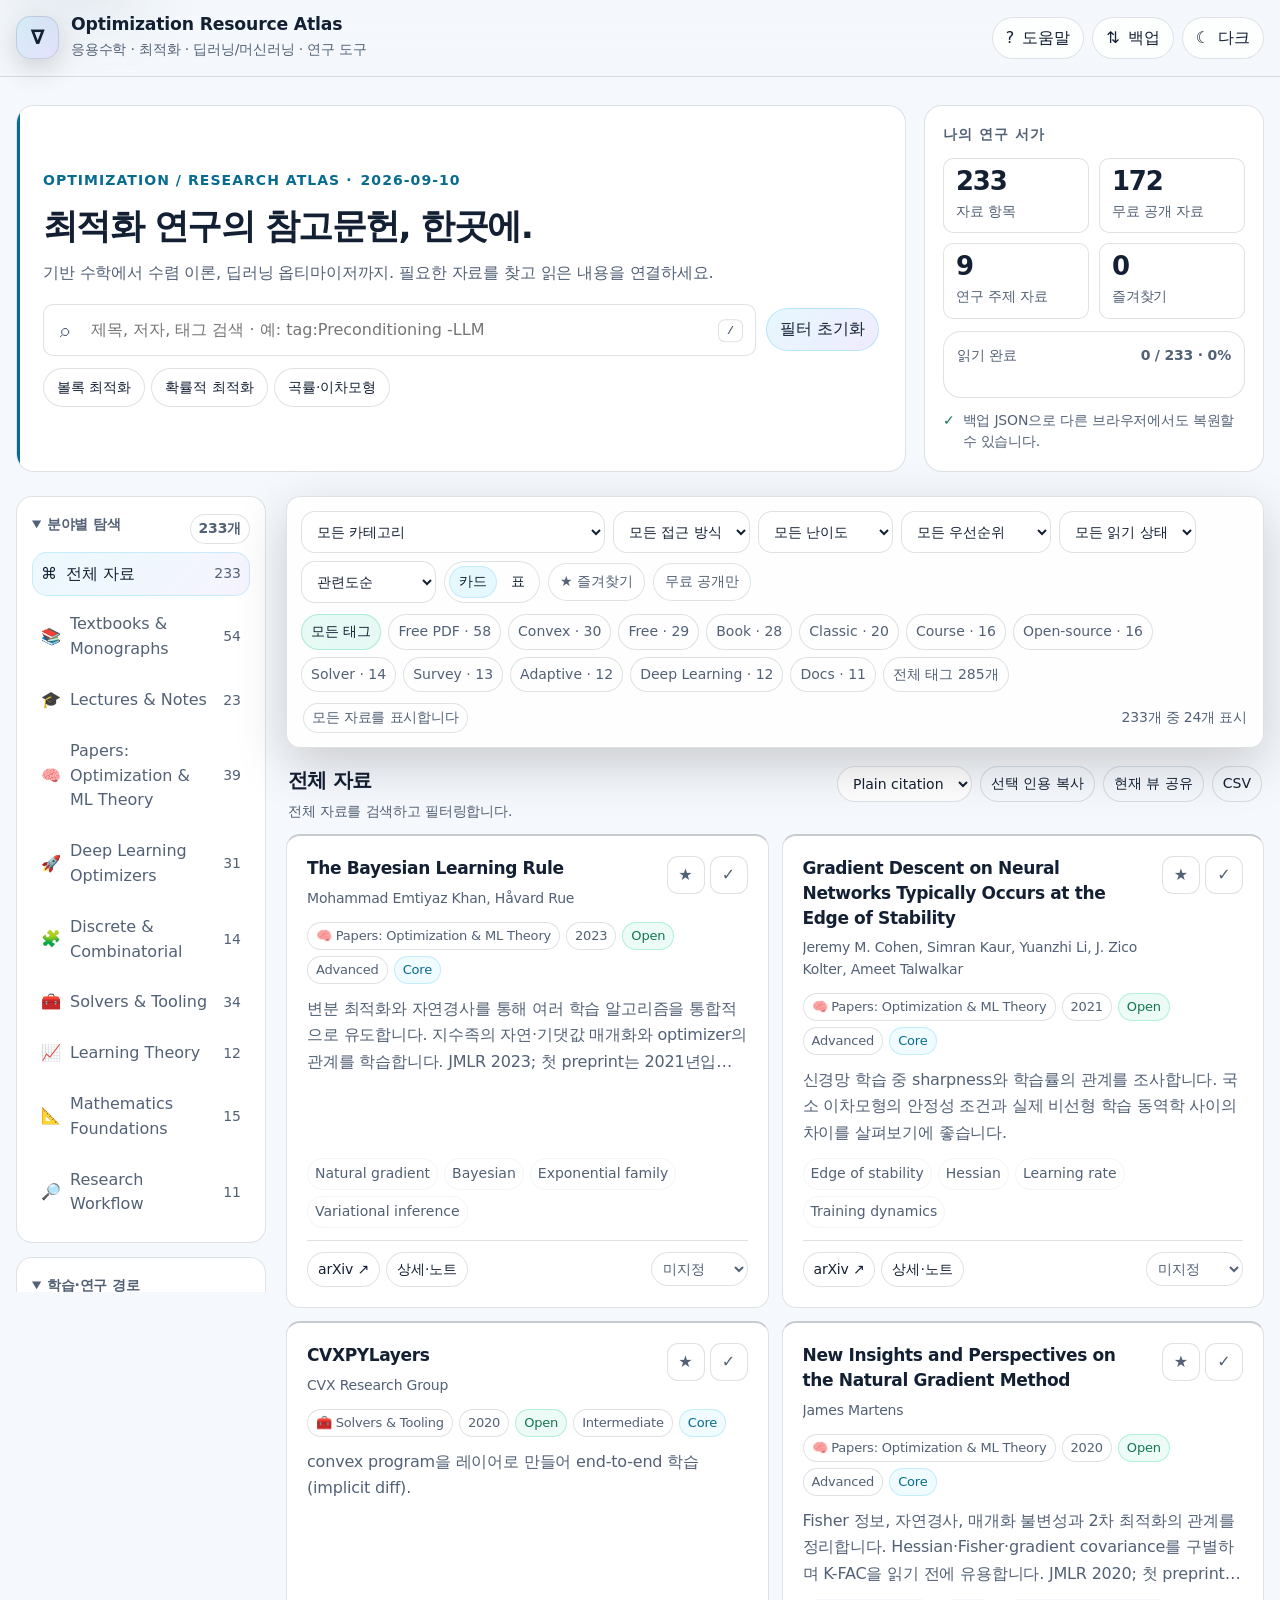
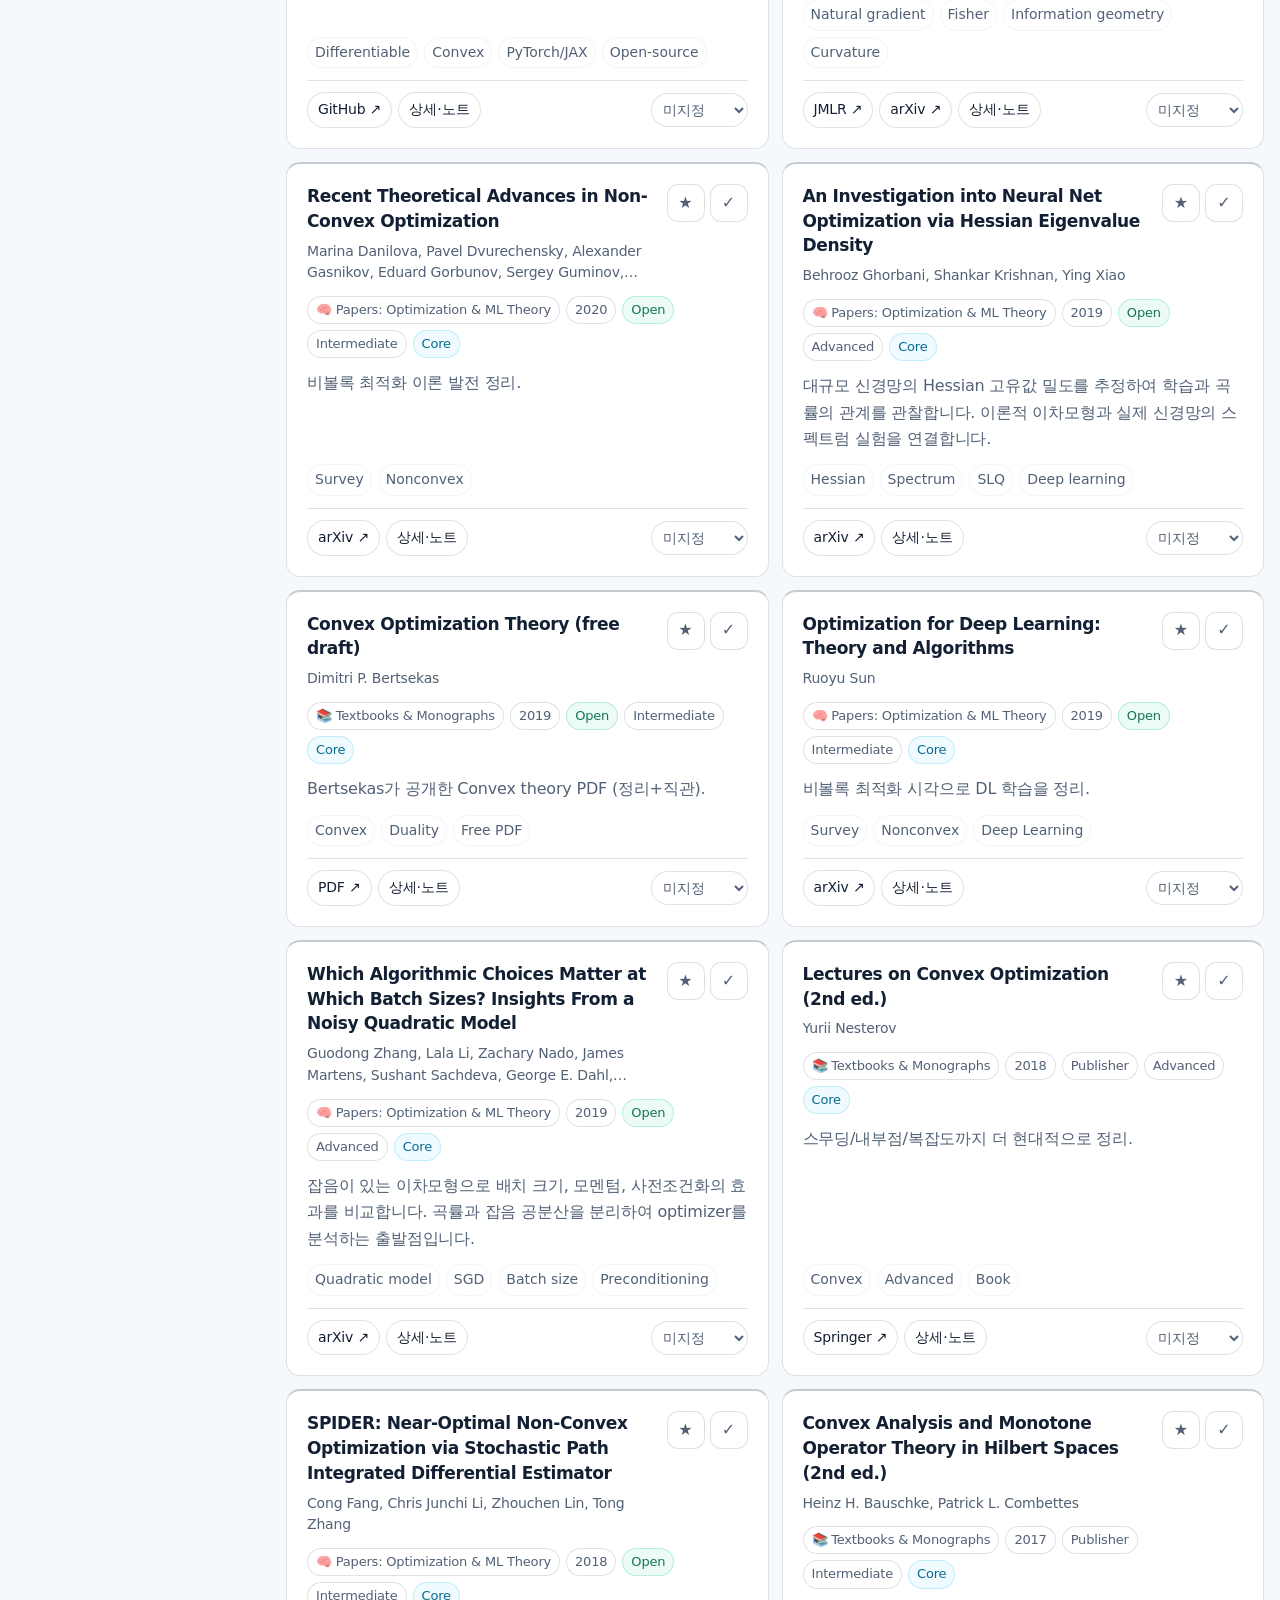
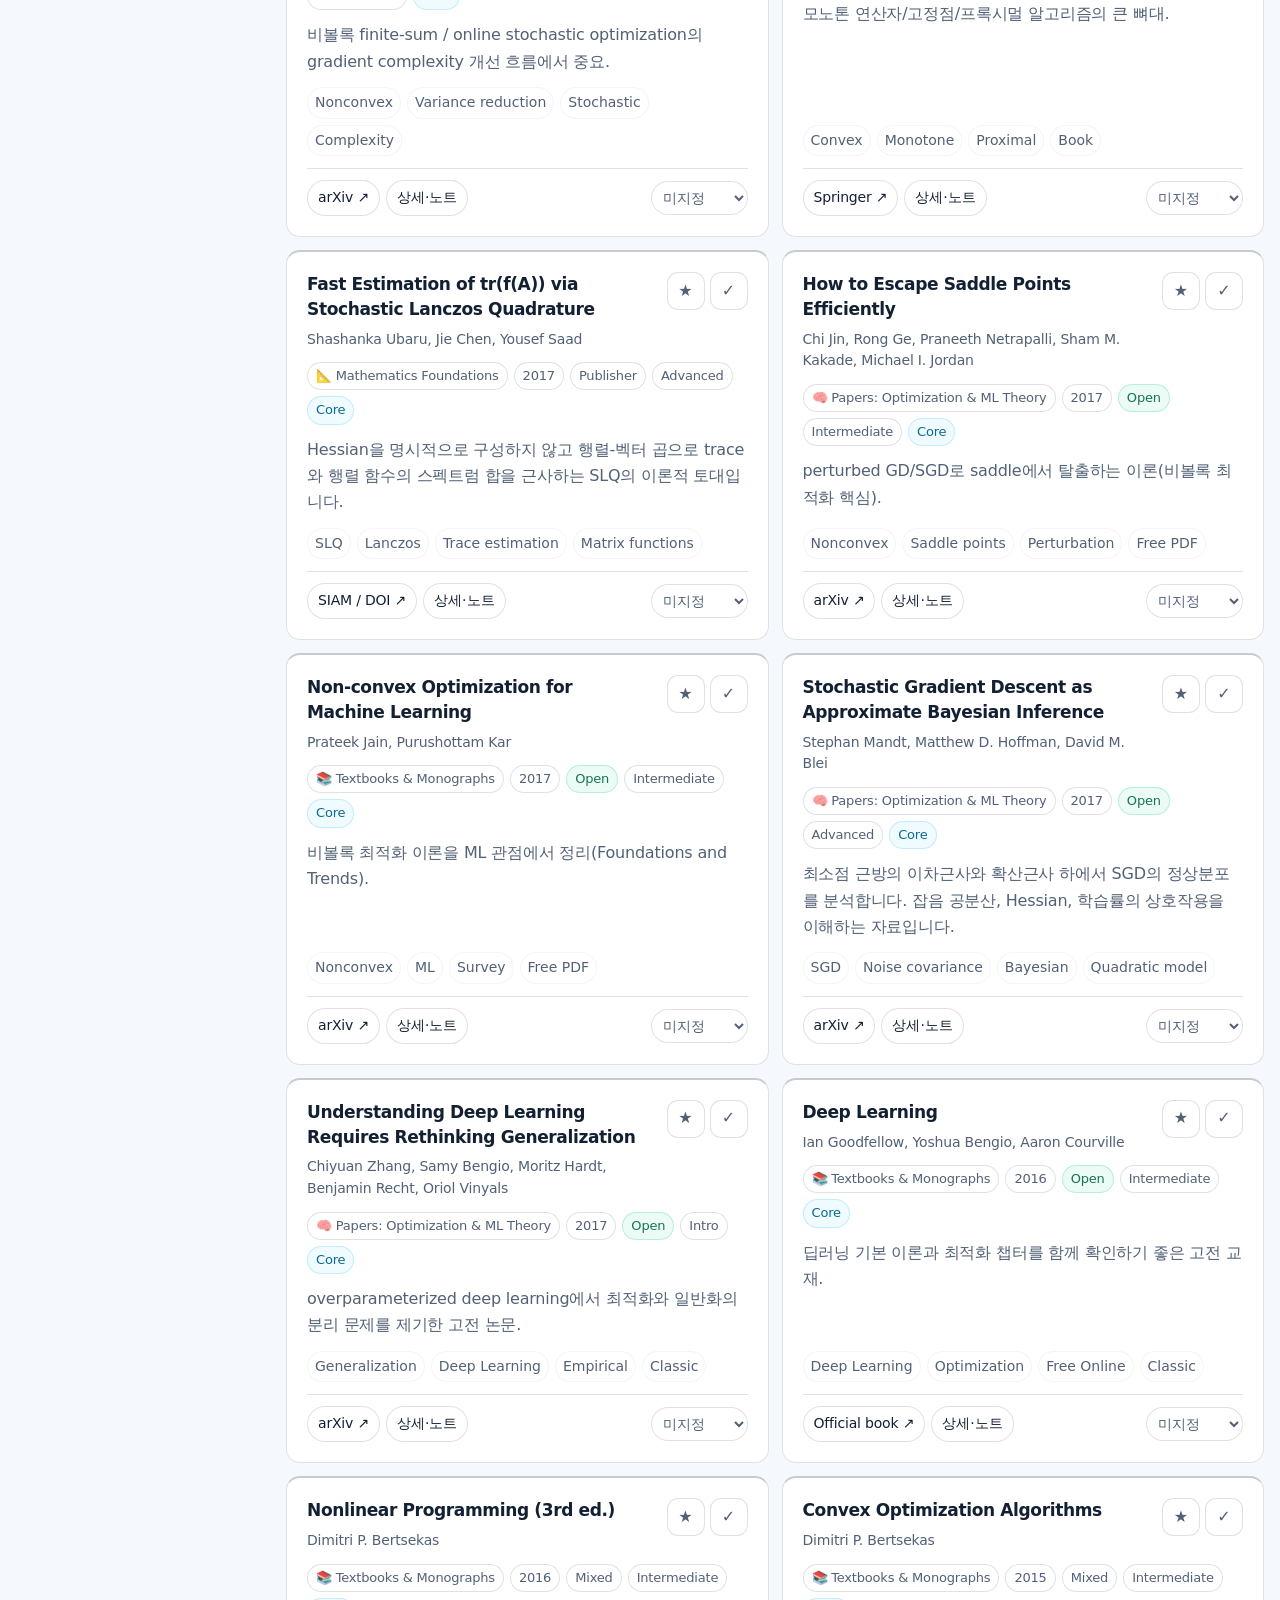
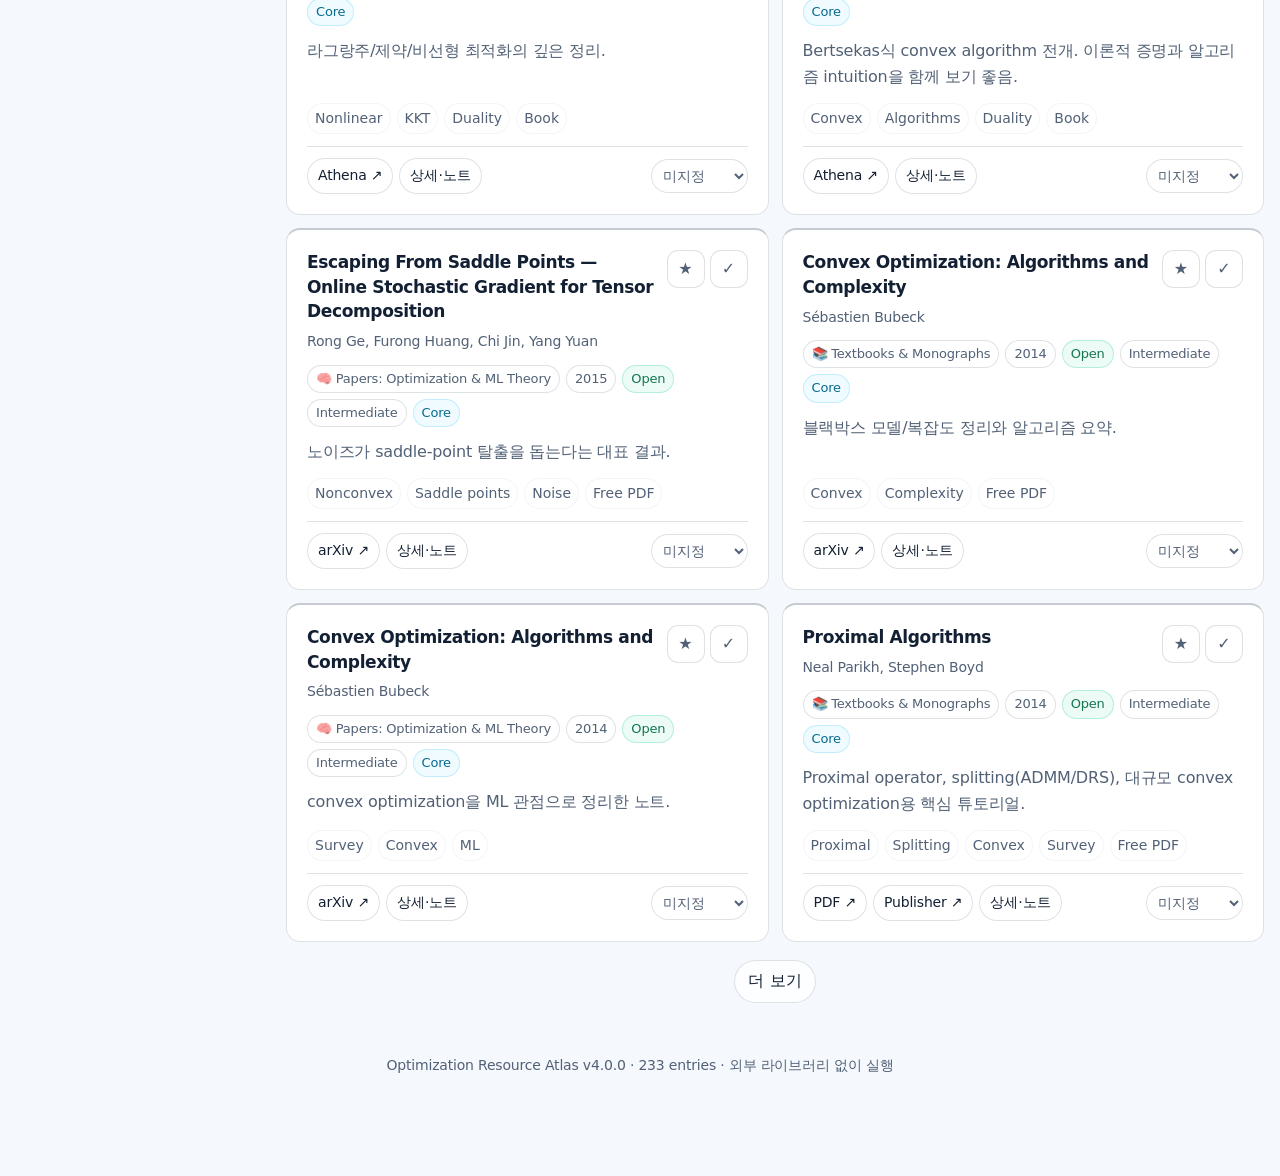
<file: index.html>
<!DOCTYPE html>
<html lang="ko">
<head>
  <meta charset="UTF-8" />
  <meta name="viewport" content="width=device-width, initial-scale=1, viewport-fit=cover" />
  <meta name="description" content="응용수학, 수학적 최적화, 딥러닝·머신러닝 이론과 도구를 탐색하는 개인 연구 자료 아틀라스" />
  <meta name="theme-color" content="#07111f" />
  <meta name="color-scheme" content="dark light" />
  <meta name="referrer" content="strict-origin-when-cross-origin" />
  <title>Optimization &amp; Machine Learning Resource Atlas</title>
  <style>:root {
      color-scheme: dark;
      --bg: #07111f;
      --bg-elevated: #0b1728;
      --surface: rgba(255, 255, 255, 0.060);
      --surface-strong: rgba(255, 255, 255, 0.100);
      --surface-solid: #101d2f;
      --text: #f4f7fb;
      --muted: #a8b5c7;
      --faint: #a0aec2;
      --border: rgba(177, 196, 219, 0.20);
      --border-strong: rgba(177, 196, 219, 0.36);
      --accent: #67d1f5;
      --accent-2: #a991ff;
      --accent-3: #45d6a0;
      --warning: #f6c85f;
      --danger: #fb7d91;
      --focus: #67d1f5;
      --shadow: 0 24px 72px rgba(0, 0, 0, 0.34);
      --radius-xl: 18px;
      --radius-lg: 16px;
      --radius: 16px;
      --header-h: 76px;
      --container: 1480px;
    }
    body.light {
      color-scheme: light;
      --bg: #f5f8fc;
      --bg-elevated: #edf2f8;
      --surface: rgba(255, 255, 255, 0.80);
      --surface-strong: rgba(255, 255, 255, 0.96);
      --surface-solid: #ffffff;
      --text: #132033;
      --muted: #526176;
      --faint: #526176;
      --border: rgba(31, 50, 76, 0.14);
      --border-strong: rgba(31, 50, 76, 0.25);
      --focus: #086b90;
      --accent: #086b90;
      --accent-2: #6441af;
      --accent-3: #147650;
      --warning: #946000;
      --shadow: 0 24px 72px rgba(43, 66, 96, 0.15);
    }
    *, *::before, *::after { box-sizing: border-box; }
    html { min-height: 100%; scroll-behavior: smooth; }
    body {
      margin: 0;
      min-height: 100vh;
      font-family: Inter, Pretendard, "Noto Sans KR", ui-sans-serif, system-ui, -apple-system, BlinkMacSystemFont, "Segoe UI", sans-serif;
      color: var(--text);
      background: var(--bg);
      line-height: 1.55;
      letter-spacing: -0.012em;
      overflow-x: clip;
    }
    body.modal-open { overflow: hidden; }
    a { color: inherit; text-decoration: none; }
    a:hover { text-decoration: underline; text-underline-offset: 3px; }
    button, input, select, textarea { font: inherit; }
    button, select { color: inherit; }
    button { -webkit-tap-highlight-color: transparent; }
    img, svg { display: block; }
    :focus-visible { outline: 3px solid var(--focus); outline-offset: 2px; }
    ::selection { background: rgba(103, 209, 245, 0.28); }
    mark { color: inherit; background: rgba(246, 200, 95, 0.26); border-radius: 4px; padding: 0 2px; }
    .shell { width: min(100% - 32px, var(--container)); margin-inline: auto; }
    .sr-only { position: absolute; width: 1px; height: 1px; padding: 0; margin: -1px; overflow: hidden; clip: rect(0,0,0,0); white-space: nowrap; border: 0; }
    .skip-link { position: fixed; z-index: 9999; top: 10px; left: 10px; transform: translateY(-160%); padding: 10px 14px; border-radius: 999px; background: var(--surface-solid); border: 1px solid var(--border); box-shadow: var(--shadow); }
    .skip-link:focus { transform: none; }

    .topbar { position: sticky; top: 0; z-index: 100; min-height: var(--header-h); border-bottom: 1px solid var(--border); background: color-mix(in srgb, var(--bg) 82%, transparent); backdrop-filter: blur(18px); }
    .topbar-inner { min-height: var(--header-h); display: flex; align-items: center; justify-content: space-between; gap: 16px; }
    .brand { min-width: 0; display: flex; align-items: center; gap: 12px; }
    .brand:hover { text-decoration: none; }
    .brand-mark { flex: 0 0 auto; width: 43px; height: 43px; display: grid; place-items: center; border-radius: 15px; border: 1px solid var(--border); background: linear-gradient(135deg, rgba(103,209,245,.20), rgba(169,145,255,.20)); box-shadow: 0 10px 28px rgba(0,0,0,.16); font-size: 1.25rem; font-weight: 800; }
    .brand-copy { min-width: 0; }
    .brand h1 { margin: 0; font-size: 1.02rem; line-height: 1.15; white-space: nowrap; overflow: hidden; text-overflow: ellipsis; }
    .brand p { margin: 4px 0 0; color: var(--muted); font-size: .875rem; white-space: nowrap; overflow: hidden; text-overflow: ellipsis; }
    .top-actions { display: flex; align-items: center; justify-content: flex-end; gap: 8px; }

    .btn, .icon-btn, .chip, .seg-btn, .ghost-btn {
      border: 1px solid var(--border);
      background: var(--surface);
      color: var(--text);
      min-height: 40px;
      border-radius: 999px;
      padding: 8px 13px;
      display: inline-flex;
      align-items: center;
      justify-content: center;
      gap: 8px;
      cursor: pointer;
      transition: transform .16s ease, background .16s ease, border-color .16s ease, box-shadow .16s ease;
      user-select: none;
    }
    .btn:hover, .icon-btn:hover, .chip:hover, .seg-btn:hover, .ghost-btn:hover { transform: translateY(-1px); background: var(--surface-strong); border-color: var(--border-strong); text-decoration: none; }
    .btn:active, .icon-btn:active, .chip:active, .seg-btn:active, .ghost-btn:active { transform: none; }
    .btn.primary { background: linear-gradient(135deg, rgba(103,209,245,.17), rgba(169,145,255,.18)); border-color: rgba(103,209,245,.38); }
    .btn.danger { color: #ffdbe1; border-color: rgba(251,125,145,.45); background: rgba(251,125,145,.11); }
    body.light .btn.danger { color: #a72d45; }
    .btn.small, .ghost-btn { min-height: 34px; padding: 6px 10px; font-size: .875rem; }
    .icon-btn { width: 40px; padding: 0; }
    .kbd { display: inline-flex; align-items: center; justify-content: center; min-width: 25px; height: 23px; border: 1px solid var(--border); border-radius: 7px; padding: 0 6px; background: rgba(255,255,255,.035); color: var(--muted); font: 700 .73rem ui-monospace, SFMono-Regular, Menlo, monospace; }

    .hero { padding: 28px 0 24px; }
    .hero-grid { display: grid; grid-template-columns: minmax(0, 1fr) 340px; gap: 18px; align-items: stretch; }
    .hero-card, .stats-card, .panel-card, .filter-card, .resource-card, .table-wrap { border: 1px solid var(--border); background: var(--surface-solid); box-shadow: none; }
    .hero-card { position: relative; overflow: hidden; min-height: 0; border-radius: var(--radius-xl); padding: 26px; display: flex; align-items: center; }
    .hero-card::before { content: ""; position:absolute; inset:0 auto 0 0; width:3px; background:var(--accent); }
    .hero-content { position: relative; width: 100%; }
    .eyebrow { display: flex; align-items: center; gap: 8px; margin-bottom: 13px; color: var(--accent); font-size: .875rem; font-weight: 800; text-transform: uppercase; letter-spacing: .075em; }
    .hero h2 { margin: 0 0 12px; font-size: clamp(1.65rem, 2.7vw, 2.6rem); line-height: 1.28; letter-spacing: -.045em; word-break: keep-all; }
    .hero-copy { max-width: 76ch; margin: 0; color: var(--muted); font-size: 1.02rem; }
    .search-row { display: flex; align-items: center; gap: 10px; flex-wrap: wrap; margin-top: 25px; }
    .searchbox { position: relative; flex: 1 1 500px; min-width: 250px; }
    .searchbox input { width: 100%; height: 56px; padding: 0 54px 0 47px; border-radius: 18px; border: 1px solid var(--border); background: rgba(255,255,255,.060); color: var(--text); outline: none; font-size: 1rem; }
    body.light .searchbox input { background: rgba(255,255,255,.9); }
    .searchbox input:focus { border-color: rgba(103,209,245,.62); box-shadow: 0 0 0 5px var(--focus); }
    .search-icon { position: absolute; top: 50%; left: 17px; transform: translateY(-50%); color: var(--faint); font-size: 1.15rem; pointer-events: none; }
    .search-shortcut { position: absolute; top: 50%; right: 13px; transform: translateY(-50%); pointer-events: none; }
    .path-shortcuts { display: flex; flex-wrap: wrap; gap: 8px; margin-top: 18px; }
    .path-shortcuts .btn { min-height: 36px; font-size: .875rem; }

    .stats-card { border-radius: var(--radius-xl); padding: 21px; display: flex; flex-direction: column; gap: 15px; }
    .section-kicker { margin: 0; color: var(--muted); font-size: .875rem; font-weight: 800; letter-spacing: .075em; text-transform: uppercase; }
    .metric-grid { display: grid; grid-template-columns: 1fr 1fr; gap: 10px; }
    .metric { padding: 14px; border: 1px solid var(--border); border-radius: 18px; background: rgba(255,255,255,.038); }
    body.light .metric { background: rgba(255,255,255,.64); }
    .metric strong { display: block; font-size: 1.62rem; line-height: 1; letter-spacing: -.045em; }
    .metric span { display: block; margin-top: 6px; color: var(--muted); font-size: .875rem; }
    .progress-block { padding: 13px; border: 1px solid var(--border); border-radius: 18px; background: rgba(255,255,255,.032); }
    .progress-head { display: flex; justify-content: space-between; align-items: center; gap: 10px; color: var(--muted); font-size: .875rem; }
    .progress-track { height: 8px; margin-top: 9px; border-radius: 999px; overflow: hidden; background: rgba(255,255,255,.08); }
    .progress-fill { width: 0; height: 100%; border-radius: inherit; background: linear-gradient(90deg, var(--accent), var(--accent-3)); transition: width .25s ease; }
    .health-list { display: grid; gap: 8px; margin: 0; padding: 0; list-style: none; color: var(--muted); font-size: .875rem; }
    .health-list li { display: flex; gap: 8px; align-items: flex-start; }
    .health-dot { color: var(--accent-3); font-weight: 800; }

    .app-layout { display: grid; grid-template-columns: 252px minmax(0,1fr); gap: 18px; align-items: start; padding-bottom: 48px; }
    .navigation { position: sticky; top: calc(var(--header-h) + 15px); max-height: calc(100dvh - var(--header-h) - 28px); overflow: auto; display: grid; gap: 14px; padding-right: 2px; scrollbar-width: thin; }
    .panel-card { border-radius: 16px; padding: 15px; box-shadow: none; }
    .panel-title { display: flex; align-items: center; justify-content: space-between; gap: 10px; margin-bottom: 11px; }
    .panel-title h3 { margin: 0; color: var(--muted); font-size: .875rem; letter-spacing: .08em; text-transform: uppercase; }
    .mini-pill { display: inline-flex; align-items: center; gap: 6px; min-height: 25px; border-radius: 999px; border: 1px solid var(--border); background: rgba(255,255,255,.032); color: var(--muted); padding: 3px 8px; font-size: .875rem; }
    .nav-list, .path-list { display: grid; gap: 6px; }
    .nav-item, .path-btn { width: 100%; border: 1px solid transparent; background: transparent; color: var(--muted); border-radius: 15px; cursor: pointer; text-align: left; }
    .nav-item { display: flex; align-items: center; justify-content: space-between; gap: 10px; padding: 10px 11px; }
    .nav-item:hover, .path-btn:hover { background: rgba(255,255,255,.050); color: var(--text); }
    body.light .nav-item:hover, body.light .path-btn:hover { background: rgba(22,42,70,.045); }
    .nav-item.active, .path-btn.active { color: var(--text); border-color: rgba(103,209,245,.31); background: linear-gradient(135deg, rgba(103,209,245,.13), rgba(169,145,255,.10)); }
    .nav-name { min-width: 0; display: flex; align-items: center; gap: 9px; }
    .nav-name span:last-child { overflow: hidden; text-overflow: ellipsis; white-space: nowrap; }
    .nav-count { flex: 0 0 auto; color: var(--faint); font-size: .875rem; }
    .path-btn { padding: 11px; border-color: var(--border); background: rgba(255,255,255,.025); }
    .path-btn strong { display: block; color: var(--text); font-size: .875rem; }
    .path-btn span { display: block; margin-top: 3px; color: var(--muted); font-size: .875rem; line-height: 1.38; }

    .content { min-width: 0; }
    .sticky-filters { position:relative; z-index:3; }
    .filter-card { border-radius: 16px; padding: 14px; background: color-mix(in srgb, var(--bg-elevated) 82%, transparent); backdrop-filter: blur(18px); box-shadow: 0 17px 52px rgba(0,0,0,.18); }
    body.light .filter-card { background: rgba(255,255,255,.86); }
    .filter-row { display: flex; align-items: center; flex-wrap: wrap; gap: 9px; }
    .control { min-height: 42px; border: 1px solid var(--border); border-radius: 14px; background: rgba(255,255,255,.052); color: var(--text); padding: 0 11px; outline: none; }
    body.light .control { background: rgba(255,255,255,.84); }
    .control:focus { border-color: rgba(103,209,245,.55); box-shadow: 0 0 0 4px var(--focus); }
    select.control { min-width: 135px; }
    .segmented { display: inline-flex; align-items: center; gap: 4px; padding: 4px; border: 1px solid var(--border); border-radius: 999px; background: rgba(255,255,255,.035); }
    .seg-btn { min-height: 32px; padding: 5px 10px; border: 0; background: transparent; font-size: .875rem; }
    .seg-btn.active { background: rgba(103,209,245,.16); box-shadow: inset 0 0 0 1px rgba(103,209,245,.28); }
    .chip { min-height: 38px; padding: 7px 11px; color: var(--muted); font-size: .875rem; }
    .chip.active { color: var(--text); border-color: rgba(103,209,245,.40); background: rgba(103,209,245,.12); }
    .tag-panel { margin-top: 11px; }
    .tag-cloud { display: flex; flex-wrap: wrap; gap: 7px; max-height: 106px; overflow: auto; padding-right: 3px; scrollbar-width: thin; }
    .tag-cloud.expanded { max-height: 220px; }
    .tag-chip { border: 1px solid var(--border); background: rgba(255,255,255,.035); color: var(--muted); border-radius: 999px; padding: 6px 9px; font-size: .875rem; cursor: pointer; white-space: nowrap; }
    .tag-chip:hover { color: var(--text); background: var(--surface-strong); }
    .tag-chip.active { color: var(--text); border-color: rgba(69,214,160,.38); background: rgba(69,214,160,.12); }
    .filter-summary { display: flex; align-items: center; justify-content: space-between; gap: 12px; margin: 11px 2px 0; color: var(--muted); font-size: .875rem; }
    .active-filters { display: flex; flex-wrap: wrap; gap: 6px; min-width: 0; }
    .filter-pill { display: inline-flex; align-items: center; gap: 6px; min-height: 27px; border: 1px solid var(--border); border-radius: 999px; background: rgba(255,255,255,.032); color: var(--muted); padding: 3px 8px 3px 9px; font-size: .875rem; }
    .filter-pill button { width: 19px; height: 19px; padding: 0; border: 0; border-radius: 50%; background: rgba(255,255,255,.07); color: inherit; cursor: pointer; }

    .result-toolbar { display: flex; justify-content: space-between; align-items: flex-start; gap: 12px; margin: 18px 2px 12px; }
    .result-title h2 { margin: 0; font-size: 1.23rem; letter-spacing: -.035em; }
    .result-title p { margin: 4px 0 0; color: var(--muted); font-size: .875rem; }
    .toolbar-actions { display: flex; align-items: center; justify-content: flex-end; gap: 8px; flex-wrap: wrap; }
    .citation-format { min-width: 128px !important; min-height: 36px; font-size: .875rem; border-radius: 999px; }

    .resource-grid { display: grid; grid-template-columns: repeat(2, minmax(0,1fr)); gap: 13px; }
    .resource-card { min-height: 255px; border-radius: 14px; padding: 16px; display: flex; flex-direction: column; gap: 11px; box-shadow: none; transition: transform .16s ease, border-color .16s ease, background .16s ease; }
    .resource-card:hover { transform: translateY(-2px); border-color: rgba(103,209,245,.32); }
    .card-top { display: flex; justify-content: space-between; align-items: flex-start; gap: 12px; }
    .title-button { padding: 0; border: 0; background: transparent; color: inherit; text-align: left; cursor: pointer; font-weight: 750; font-size: 1rem; line-height: 1.34; letter-spacing: -.022em; }
    .title-button:hover { text-decoration: underline; text-underline-offset: 3px; }
    .card-authors { margin: 6px 0 0; color: var(--muted); font-size: .875rem; display: -webkit-box; -webkit-line-clamp: 2; -webkit-box-orient: vertical; overflow: hidden; }
    .quick-actions { flex: 0 0 auto; display: flex; gap: 6px; }
    .quick-btn { width: 38px; height: 38px; padding: 0; border: 1px solid var(--border); border-radius: 11px; background: rgba(255,255,255,.032); color: var(--muted); cursor: pointer; display: grid; place-items: center; }
    .quick-btn.star.active { color: var(--warning); border-color: rgba(246,200,95,.44); background: rgba(246,200,95,.10); }
    .quick-btn.select.active { color: var(--accent-3); border-color: rgba(69,214,160,.44); background: rgba(69,214,160,.10); }
    .card-meta, .card-tags, .link-row { display: flex; flex-wrap: wrap; gap: 6px; }
    .badge { display: inline-flex; align-items: center; min-height: 25px; border: 1px solid var(--border); border-radius: 999px; background: rgba(255,255,255,.032); color: var(--muted); padding: 3px 8px; font-size: .875rem; }
    .badge.core { color: var(--accent); border-color: rgba(103,209,245,.34); background: rgba(103,209,245,.10); }
    .badge.frontier { color: var(--accent-2); border-color: rgba(169,145,255,.37); background: rgba(169,145,255,.10); }
    .badge.open { color: var(--accent-3); border-color: rgba(69,214,160,.34); background: rgba(69,214,160,.10); }
    .card-notes { min-height: 0; margin: 0; color: var(--muted); font-size: .875rem; display: -webkit-box; -webkit-line-clamp: 3; -webkit-box-orient: vertical; overflow: hidden; }
    .card-tags { margin-top: auto; }
    .small-tag { border: 1px solid rgba(177,196,219,.17); border-radius: 999px; background: rgba(255,255,255,.028); color: var(--faint); padding: 4px 7px; font-size: .875rem; cursor: pointer; }
    .small-tag:hover { color: var(--text); border-color: var(--border); }
    .card-footer { display: flex; align-items: center; justify-content: space-between; gap: 10px; padding-top: 11px; border-top: 1px solid var(--border); }
    .resource-link, .ghost-btn { border: 1px solid var(--border); background: rgba(255,255,255,.035); border-radius: 999px; color: var(--text); }
    .resource-link { display: inline-flex; align-items: center; min-height: 34px; padding: 6px 10px; font-size: .875rem; }
    .resource-link:hover { text-decoration: none; background: var(--surface-strong); }
    .status-select { max-width: 140px; min-height: 34px; padding: 5px 7px; border: 1px solid var(--border); border-radius: 999px; background: rgba(255,255,255,.035); color: var(--muted); font-size: .875rem; }

    .table-wrap { display: none; overflow: auto; border-radius: 14px; box-shadow: var(--shadow); }
    table { width: 100%; border-collapse: collapse; min-width: 870px; }
    th, td { padding: 12px; border-bottom: 1px solid var(--border); text-align: left; vertical-align: top; font-size: .875rem; }
    th { position: sticky; top: 0; z-index: 2; background: var(--surface-solid); color: var(--muted); font-size: .875rem; text-transform: uppercase; letter-spacing: .065em; }
    tbody tr:hover { background: rgba(255,255,255,.025); }
    tr:last-child td { border-bottom: 0; }
    .table-title { border: 0; padding: 0; background: transparent; color: var(--text); cursor: pointer; text-align: left; font-weight: 700; }
    .table-title:hover { text-decoration: underline; }
    .empty-state { display: none; padding: 42px 20px; border: 1px dashed var(--border); border-radius: 14px; background: rgba(255,255,255,.025); text-align: center; color: var(--muted); }
    .empty-state h3 { margin: 0 0 7px; color: var(--text); }
    .load-more-wrap { display: none; justify-content: center; padding: 18px 0 4px; }

    .backdrop { position: fixed; inset: 0; z-index: 300; display: none; overflow: auto; padding: 20px; background: rgba(0,0,0,.60); }
    .backdrop.active { display: block; }
    .dialog { width: min(940px, 100%); margin: 28px auto; overflow: hidden; border: 1px solid var(--border); border-radius: var(--radius-xl); background: var(--bg-elevated); box-shadow: var(--shadow); }
    body.light .dialog { background: #fff; }
    .dialog.wide { width: min(1180px, 100%); }
    .dialog-head { display: flex; align-items: flex-start; justify-content: space-between; gap: 16px; padding: 20px 22px; border-bottom: 1px solid var(--border); }
    .dialog-head h2 { margin: 0; font-size: 1.36rem; line-height: 1.2; letter-spacing: -.04em; }
    .dialog-head p { margin: 7px 0 0; color: var(--muted); font-size: .875rem; }
    .dialog-body { padding: 21px; }
    .drawer-grid { display: grid; grid-template-columns: minmax(0,1.15fr) minmax(270px,.85fr); gap: 15px; }
    .stack { display: grid; align-content: start; gap: 12px; }
    .detail-box { border: 1px solid var(--border); border-radius: 19px; background: rgba(255,255,255,.030); padding: 14px; }
    body.light .detail-box { background: rgba(22,42,70,.022); }
    .detail-box h3 { margin: 0 0 8px; color: var(--muted); font-size: .875rem; letter-spacing: .07em; text-transform: uppercase; }
    .detail-box p { margin: 0; white-space: pre-wrap; }
    .notes-area { width: 100%; min-height: 170px; resize: vertical; border: 1px solid var(--border); border-radius: 15px; background: rgba(255,255,255,.038); color: var(--text); padding: 11px; outline: none; }
    .notes-area:focus { border-color: rgba(103,209,245,.55); box-shadow: 0 0 0 4px var(--focus); }
    .save-state { display: block; margin-top: 6px; color: var(--faint); font-size: .875rem; }
    .compare-scroll { overflow-x: auto; }
    .compare-table { min-width: 920px; table-layout: fixed; }
    .compare-table th:first-child, .compare-table td:first-child { position: sticky; left: 0; z-index: 3; width: 145px; background: var(--surface-solid); }
    .compare-table th:not(:first-child), .compare-table td:not(:first-child) { width: 245px; }
    .compare-title { font-size: .875rem; line-height: 1.3; }
    .backup-grid { display: grid; grid-template-columns: repeat(3,minmax(0,1fr)); gap: 12px; }
    .backup-card { display: flex; flex-direction: column; align-items: flex-start; gap: 10px; min-height: 175px; border: 1px solid var(--border); border-radius: 19px; padding: 15px; background: rgba(255,255,255,.03); }
    .backup-card h3 { margin: 0; font-size: .98rem; }
    .backup-card p { margin: 0; color: var(--muted); font-size: .875rem; }
    .backup-card .btn { margin-top: auto; }
    .help-grid { display: grid; grid-template-columns: 1fr 1fr; gap: 13px; }
    .help-grid ul { margin: 0; padding-left: 19px; color: var(--muted); }
    .help-grid li + li { margin-top: 6px; }
    code.inline { padding: 2px 6px; border: 1px solid var(--border); border-radius: 7px; background: rgba(255,255,255,.04); color: var(--text); font-family: ui-monospace, SFMono-Regular, Menlo, monospace; font-size: .8em; }

    .compare-tray { position: fixed; left: 50%; bottom: max(16px, env(safe-area-inset-bottom)); z-index: 180; transform: translateX(-50%); display: none; align-items: center; gap: 8px; max-width: calc(100% - 24px); padding: 9px 11px; border: 1px solid var(--border); border-radius: 999px; background: color-mix(in srgb, var(--bg-elevated) 92%, transparent); backdrop-filter: blur(16px); box-shadow: var(--shadow); }
    .compare-tray.active { display: flex; }
    .compare-tray span { white-space: nowrap; color: var(--muted); font-size: .875rem; }
    .toast { position: fixed; left: 50%; bottom: max(20px, env(safe-area-inset-bottom)); z-index: 9999; max-width: calc(100% - 32px); transform: translate(-50%, 14px); opacity: 0; pointer-events: none; padding: 10px 14px; border: 1px solid var(--border); border-radius: 999px; background: var(--surface-solid); color: var(--text); box-shadow: var(--shadow); transition: opacity .2s ease, transform .2s ease; text-align: center; }
    .toast.show { opacity: 1; transform: translate(-50%, 0); }
    footer { padding: 0 0 42px; color: var(--faint); font-size: .875rem; text-align: center; }

    @media (prefers-reduced-motion: reduce) {
      *, *::before, *::after { scroll-behavior: auto !important; transition: none !important; animation: none !important; }
      .resource-card:hover, .btn:hover, .icon-btn:hover, .chip:hover { transform: none; }
    }

/* v4: a compact reading workspace, with explicit disclosure on small screens. */
[hidden] { display: none !important; }
button, input, select, textarea { max-width:100%; }
button { touch-action:manipulation; }
select option { background:var(--surface-solid); color:var(--text); }
main { scroll-margin-top:90px; }
.content { scroll-margin-top:90px; }
.brand { flex:1; }
.brand h1 { font-size:1.08rem; }
.topbar-inner { flex-wrap:wrap; padding-block:12px; }
.stats-card { position:static; gap:12px; padding:18px; }
.metric { padding:10px 12px; border-radius:10px; }
.metric strong { font-variant-numeric:tabular-nums; }
.health-list { font-size:.875rem; }
.health-list li:first-child { display:none; }
.nav-disclosure summary { cursor:pointer; color:var(--muted); font-size:.875rem; font-weight:700; padding-block:2px; }
.nav-disclosure[open] summary { margin-bottom:14px; }
.nav-disclosure summary .mini-pill { float:right; }
.nav-item { padding:9px 8px; }
.nav-name span:last-child { white-space:normal; overflow-wrap:anywhere; }
.nav-count { font-variant-numeric:tabular-nums; }
.path-btn { border-radius:10px; }
.path-btn span { font-size:.875rem; }
.path-shortcuts { gap:6px; margin-top:12px; }
.path-shortcuts .btn { font-size:.875rem; }
.search-row { margin-top:18px; }
.searchbox { min-width:0; flex:1 1 350px; }
.searchbox input { border-radius:10px; height:52px; }
.filter-card { border-radius:14px; }
.control, .status-select { font-size:.875rem; }
.filter-row { gap:8px; }
.resource-card { padding:20px; gap:12px; border-top:2px solid var(--border-strong); }
.card-top > div:first-child { min-width:0; }
.title-button { font-size:1.065rem; line-height:1.45; overflow-wrap:anywhere; }
.card-notes { font-size:1rem; line-height:1.65; }
.badge { font-size:.8125rem; }
.small-tag { font-size:.875rem; }
.card-footer { flex-wrap:wrap; }
.quick-actions { gap:5px; }
.notice { border:1px solid var(--warning); border-radius:12px; padding:14px 18px; color:var(--text); background:var(--surface-solid); }
.verification { margin-top:14px !important; padding-top:12px; border-top:1px solid var(--border); color:var(--muted); font-size:.875rem; }
.dialog-head h2 { line-height:1.45; overflow-wrap:anywhere; }
.dialog-head > div { min-width:0; }
.dialog-head .icon-btn { flex-shrink:0; }
.save-state { font-size:.875rem; }
.detail-box p, .compare-table td { overflow-wrap:anywhere; }
.path-guide { margin:0 0 18px; padding:18px 20px; border:1px solid var(--border); border-left:3px solid var(--accent); border-radius:12px; background:var(--surface-solid); }
.path-guide h3 { margin:0 0 6px; font-size:1rem; }
.path-guide > p { margin:0 0 14px; color:var(--muted); font-size:.875rem; }
.path-guide ol { margin:0; padding-left:24px; display:grid; grid-template-columns:1fr 1fr; gap:16px 28px; }
.path-guide li::marker { color:var(--accent); font-family:ui-monospace,monospace; }
.path-guide button { border:0; padding:0; text-align:left; background:none; color:var(--text); font-weight:650; cursor:pointer; }
.path-guide button:hover { text-decoration:underline; }
.path-guide li span { display:block; color:var(--muted); font-size:.875rem; margin-top:4px; }
.compare-tray.active ~ .toast { bottom:90px; }
footer { padding-bottom:100px !important; }
body.light .quick-btn.star.active { color:#8a5c00; }
body.light .quick-btn.select.active { color:#116543; }
@media (max-width:1200px) {
  .hero-grid { grid-template-columns:minmax(0,1fr) 300px; }
  .resource-grid { grid-template-columns:1fr; }
  .result-toolbar { flex-direction:column; }
  .toolbar-actions { justify-content:flex-start; }
}
@media (max-width:960px) {
  .topbar { position:relative; }
  .hero-grid { grid-template-columns:1fr; }
  .stats-card { display:none; }
  .app-layout { grid-template-columns:1fr; gap:14px; }
  .navigation { position:static; display:grid; grid-template-columns:1fr 1fr; max-height:none; overflow:visible; padding:0; }
  .resource-grid { grid-template-columns:repeat(2,minmax(0,1fr)); }
  .drawer-grid { grid-template-columns:1fr 1fr; }
  .content, main { scroll-margin-top:16px; }
}
@media (max-width:700px) {
  .shell { width:calc(100% - 24px); }
  .brand-mark { width:34px; height:34px; border-radius:10px; }
  .brand { gap:8px; }
  .brand h1 { font-size:1rem; }
  .brand p { display:none; }
  .top-actions { gap:5px; }
  .top-actions .btn { width:36px; padding:0; }
  .top-actions .label { display:none; }
  .hero { padding:18px 0; }
  .hero-card { padding:20px; }
  .hero h2 { font-size:1.7rem; }
  .hero-copy { font-size:1rem; }
  .eyebrow { flex-wrap:wrap; font-size:.75rem; letter-spacing:.04em; }
  .search-row { gap:8px; }
  .searchbox { flex-basis:100%; }
  .navigation, .resource-grid, .drawer-grid, .help-grid, .backup-grid { grid-template-columns:1fr; }
  .nav-list { grid-template-columns:1fr 1fr; }
  .filter-row .control { min-width:0; flex:1 1 140px; }
  .filter-summary { flex-direction:column; align-items:flex-start; }
  .result-toolbar { margin-top:16px; }
  .resource-card { padding:16px; }
  .card-top { gap:8px; }
  .quick-actions { flex-direction:column; }
  .card-footer { align-items:flex-start; }
  .table-wrap .quick-actions { flex-direction:row; }
  .backdrop { padding:8px; }
  .dialog { margin:12px auto; }
  .dialog-head, .dialog-body { padding:16px; }
  .path-guide ol { grid-template-columns:1fr; }
  .compare-tray { border-radius:16px; flex-wrap:wrap; justify-content:center; width:max-content; }
}
@media (prefers-reduced-motion:reduce) { html { scroll-behavior:auto; } }
@media print {
  :root { color-scheme:light; --bg:#fff; --text:#111; --muted:#333; --surface-solid:#fff; --border:#ccc; }
  body { background:#fff; }
  .topbar, .hero, .navigation, .sticky-filters, .toolbar-actions, .quick-actions, .status-select, .compare-tray, .toast, .backdrop, .load-more-wrap { display:none !important; }
  .app-layout, .resource-grid { display:block; }
  .resource-card { break-inside:avoid; margin-bottom:12px; }
  .card-notes { display:block; }
  .shell { width:100%; }
}
</style>
</head>
<body>
  <a class="skip-link" href="#main">본문으로 이동</a>
  <header class="topbar">
    <div class="shell topbar-inner">
      <a class="brand" href="#" id="brandHome" aria-label="Optimization Resource Atlas 홈">
        <div class="brand-mark" aria-hidden="true">∇</div>
        <div class="brand-copy">
          <h1>Optimization Resource Atlas</h1>
          <p>응용수학 · 최적화 · 딥러닝/머신러닝 · 연구 도구</p>
        </div>
      </a>
      <div class="top-actions">
        <button class="btn" type="button" data-open-modal="helpModal" aria-label="도움말"><span aria-hidden="true">?</span><span class="label">도움말</span></button>
        <button class="btn" type="button" data-open-modal="backupModal" aria-label="백업 및 복원"><span aria-hidden="true">⇅</span><span class="label">백업</span></button>
        <button class="btn" id="themeBtn" type="button" aria-label="테마 전환"><span id="themeIcon" aria-hidden="true">☼</span><span class="label" id="themeLabel">라이트</span></button>
      </div>
    </div>
  </header>

  <main id="main" class="shell" tabindex="-1">
    <noscript><p class="notice">자료 검색에는 JavaScript가 필요합니다. 압축 파일의 data/resources.json에서 전체 목록을 볼 수 있습니다.</p></noscript>
    <p id="storageWarning" class="notice" role="status" hidden>브라우저 저장 공간을 사용할 수 없습니다. 이번 세션의 기록은 유지되지만, 창을 닫기 전에 백업 → JSON 다운로드로 보관하세요.</p>
    <section class="hero" aria-labelledby="heroTitle">
      <div class="hero-grid">
        <div class="hero-card">
          <div class="hero-content">
            <div class="eyebrow">OPTIMIZATION / RESEARCH ATLAS · <span id="lastUpdated"></span></div>
            <h2 id="heroTitle">최적화 연구의 참고문헌, 한곳에.</h2>
            <p class="hero-copy">기반 수학에서 수렴 이론, 딥러닝 옵티마이저까지. 필요한 자료를 찾고 읽은 내용을 연결하세요.</p>
            <div class="search-row">
              <label class="searchbox" for="globalSearch">
                <span class="search-icon" aria-hidden="true">⌕</span>
                <input aria-label="제목, 저자, 태그 또는 설명 검색" id="globalSearch" type="search" placeholder='제목, 저자, 태그 검색 · 예: tag:Preconditioning -LLM' autocomplete="off" spellcheck="false" />
                <span class="search-shortcut"><span class="kbd">/</span></span>
              </label>
              <button class="btn primary" id="resetBtn" type="button">필터 초기화</button>
            </div>
            <div class="path-shortcuts" id="heroPaths" aria-label="추천 학습 경로"></div>
          </div>
        </div>

        <div class="stats-card" aria-label="자료 및 학습 통계">
          <p class="section-kicker">나의 연구 서가</p>
          <div class="metric-grid">
            <div class="metric"><strong id="statTotal">0</strong><span>자료 항목</span></div>
            <div class="metric"><strong id="statOpen">0</strong><span>무료 공개 자료</span></div>
            <div class="metric"><strong id="statFrontier">0</strong><span>연구 주제 자료</span></div>
            <div class="metric"><strong id="statFav">0</strong><span>즐겨찾기</span></div>
          </div>
          <div class="progress-block">
            <div class="progress-head"><span>읽기 완료</span><strong id="progressText">0%</strong></div>
            <div class="progress-track" aria-hidden="true"><div class="progress-fill" id="progressFill"></div></div>
          </div>
          <ul class="health-list">
            <li><span class="health-dot">✓</span><span>개인 노트·상태·즐겨찾기는 브라우저에만 저장됩니다.</span></li>
            <li><span class="health-dot">✓</span><span>백업 JSON으로 다른 브라우저에서도 복원할 수 있습니다.</span></li>
          </ul>
        </div>
      </div>
    </section>

    <section class="app-layout">
      <aside class="navigation" aria-label="자료 탐색">
        <details class="panel-card nav-disclosure" open aria-labelledby="categoryTitle">
          <summary id="categoryTitle">분야별 탐색 <span class="mini-pill" id="visibleMini">0개</span></summary>
          <nav class="nav-list" id="categoryNav" aria-label="카테고리"></nav>
        </details>
        <details class="panel-card nav-disclosure" open aria-labelledby="pathTitle">
          <summary id="pathTitle">학습·연구 경로</summary>
          <div class="path-list" id="pathList"></div>
        </details>
      </aside>

      <section class="content" aria-labelledby="contentTitle">
        <div class="sticky-filters">
          <section class="filter-card" aria-label="자료 필터">
            <div class="filter-row">
              <select class="control" id="categorySelect" aria-label="카테고리"></select>
              <select class="control" id="accessSelect" aria-label="접근 방식">
                <option value="all">모든 접근 방식</option><option value="Open">Open/free</option><option value="Publisher">Publisher</option><option value="Mixed">Mixed</option>
              </select>
              <select class="control" id="levelSelect" aria-label="난이도">
                <option value="all">모든 난이도</option><option value="Intro">Intro</option><option value="Intermediate">Intermediate</option><option value="Advanced">Advanced</option><option value="Research">Research</option>
              </select>
              <select class="control" id="prioritySelect" aria-label="우선순위">
                <option value="all">모든 우선순위</option><option value="Core">Core</option><option value="Recommended">Recommended</option><option value="Frontier">Frontier</option><option value="Practical">Practical</option>
              </select>
              <select class="control" id="statusFilter" aria-label="읽기 상태">
                <option value="all">모든 읽기 상태</option><option value="planned">읽을 예정</option><option value="reading">읽는 중</option><option value="done">완료</option><option value="none">미지정</option>
              </select>
              <select class="control" id="sortSelect" aria-label="정렬">
                <option value="relevance">관련도순</option><option value="year_desc">최신순</option><option value="year_asc">오래된순</option><option value="title">제목순</option><option value="category">카테고리순</option><option value="priority">우선순위순</option>
              </select>
              <div class="segmented" role="group" aria-label="보기 방식">
                <button class="seg-btn active" id="cardViewBtn" type="button" data-view="cards" aria-pressed="true">카드</button>
                <button class="seg-btn" id="tableViewBtn" type="button" data-view="table" aria-pressed="false">표</button>
              </div>
              <button class="chip" id="favOnlyBtn" type="button" data-toggle="favOnly" aria-pressed="false">★ 즐겨찾기</button>
              <button class="chip" id="openOnlyBtn" type="button" data-toggle="openOnly" aria-pressed="false">무료 공개만</button>
            </div>
            <div class="tag-panel">
              <div class="tag-cloud" id="tagCloud" aria-label="태그 필터"></div>
            </div>
            <div class="filter-summary">
              <div class="active-filters" id="activeFilters"></div>
              <div id="resultCount" role="status" aria-live="polite" aria-atomic="true">0 results</div>
            </div>
          </section>
        </div>

        <div class="result-toolbar">
          <div class="result-title">
            <h2 id="contentTitle" tabindex="-1">전체 자료</h2>
            <p id="contentDesc">전체 자료를 검색하고 필터링합니다.</p>
          </div>
          <div class="toolbar-actions">
            <select class="control citation-format" id="citationFormat" aria-label="인용 형식"><option value="plain">Plain citation</option><option value="markdown">Markdown</option><option value="bibtex">BibTeX</option></select>
            <button class="ghost-btn" id="copySelectedBtn" type="button">선택 인용 복사</button>
            <button class="ghost-btn" id="shareViewBtn" type="button">현재 뷰 공유</button>
            <button class="ghost-btn" id="exportCsvBtn" type="button">CSV</button>
          </div>
        </div>

        <section id="pathGuide" class="path-guide" aria-label="권장 학습 순서" hidden></section>
        <div id="resourceGrid" class="resource-grid"></div>
        <div id="tableWrap" class="table-wrap">
          <table><caption class="sr-only">현재 검색·필터 결과</caption>
            <thead><tr><th scope="col">자료명</th><th scope="col">분야</th><th scope="col">저자</th><th scope="col">연도</th><th scope="col">분류</th><th scope="col">읽기 상태</th><th scope="col">저장·비교</th></tr></thead>
            <tbody id="resourceTable"></tbody>
          </table>
        </div>
        <div id="emptyState" class="empty-state">
          <h3>검색 결과가 없습니다.</h3>
          <p>검색 문법이나 필터 조건을 줄여 보세요.</p>
          <button class="btn primary" type="button" data-action="reset">필터 초기화</button>
        </div>
        <div id="loadMoreWrap" class="load-more-wrap"><button class="btn" id="loadMoreBtn" type="button">더 보기</button></div>
      </section>
    </section>
  </main>

  <footer class="shell">Optimization Resource Atlas v<span id="appVersion"></span> · <span id="footerCount"></span> entries · 외부 라이브러리 없이 실행</footer>

  <div class="backdrop" id="detailModal" aria-hidden="true">
    <article class="dialog" role="dialog" aria-modal="true" aria-labelledby="detailTitle">
      <header class="dialog-head">
        <div><h2 id="detailTitle"></h2><p id="detailSub"></p></div>
        <button class="icon-btn" type="button" data-close-modal aria-label="상세정보 닫기">✕</button>
      </header>
      <div class="dialog-body drawer-grid">
        <div class="stack">
          <section class="detail-box"><h3>읽는 이유</h3><p id="detailNotes"></p></section>
          <section class="detail-box"><h3>원문·공식 링크</h3><div class="link-row" id="detailLinks"></div></section>
          <section class="detail-box"><h3>주제 태그</h3><div class="card-tags" id="detailTags"></div></section>
        </div>
        <div class="stack">
          <section class="detail-box"><h3>서지정보</h3><p id="detailMeta"></p><p id="detailVerification" class="verification"></p></section>
          <section class="detail-box"><h3><label for="detailStatus">읽기 상태</label></h3><select class="control" id="detailStatus"><option value="">미지정</option><option value="planned">읽을 예정</option><option value="reading">읽는 중</option><option value="done">완료</option></select></section>
          <section class="detail-box"><h3><label for="personalNotes">개인 연구 노트</label></h3><textarea class="notes-area" id="personalNotes" placeholder="핵심 정리, 읽을 챕터, 관련 아이디어를 기록합니다."></textarea><span class="save-state" id="noteSaveState">브라우저에 자동 저장</span></section>
          <section class="detail-box"><h3>자료 관리</h3><div class="link-row"><button class="ghost-btn" id="detailFavBtn" type="button"></button><button class="ghost-btn" id="detailSelectBtn" type="button"></button><button class="ghost-btn" id="detailCopyBtn" type="button">인용 복사</button></div></section>
        </div>
      </div>
    </article>
  </div>

  <div class="backdrop" id="compareModal" aria-hidden="true">
    <article class="dialog wide" role="dialog" aria-modal="true" aria-labelledby="compareTitle">
      <header class="dialog-head">
        <div><h2 id="compareTitle">선택 자료 비교</h2><p>최대 4개 자료의 메타데이터, 태그, 링크와 개인 상태를 나란히 비교합니다.</p></div>
        <button class="icon-btn" type="button" data-close-modal aria-label="비교 닫기">✕</button>
      </header>
      <div class="dialog-body compare-scroll"><table class="compare-table" id="compareTable" aria-label="선택한 자료 비교"></table></div>
    </article>
  </div>

  <div class="backdrop" id="backupModal" aria-hidden="true">
    <article class="dialog" role="dialog" aria-modal="true" aria-labelledby="backupTitle">
      <header class="dialog-head">
        <div><h2 id="backupTitle">개인 데이터 백업·복원</h2><p>개인 상태만 내보내고 복원합니다. 자료 원본은 완성본 HTML에 포함되어 있습니다.</p></div>
        <button class="icon-btn" type="button" data-close-modal aria-label="백업 창 닫기">✕</button>
      </header>
      <div class="dialog-body backup-grid">
        <section class="backup-card"><h3>개인 데이터 내보내기</h3><p>즐겨찾기, 읽기 상태, 노트, 선택 항목과 필터 설정을 JSON으로 저장합니다.</p><button class="btn primary" id="exportBackupBtn" type="button">JSON 다운로드</button></section>
        <section class="backup-card"><h3>개인 데이터 복원</h3><p>기본값은 합치기입니다. 같은 자료의 노트·상태가 겹치면 현재 기록을 유지합니다.</p><label for="restoreMode">복원 방식</label><select class="control" id="restoreMode"><option value="merge">합치기 · 현재 기록 우선</option><option value="replace">백업으로 교체</option></select><button class="btn" id="importBackupBtn" type="button">JSON 선택</button><input class="sr-only" id="importFile" type="file" accept="application/json,.json" /></section>
        <section class="backup-card"><h3>개인 기록 초기화</h3><p>즐겨찾기·노트·읽기 상태·비교 선택을 지웁니다. 필터와 테마는 유지됩니다. 삭제 전 백업을 권장합니다.</p><button class="btn danger" id="clearPersonalBtn" type="button">모두 삭제</button></section>
      </div>
    </article>
  </div>

  <div class="backdrop" id="helpModal" aria-hidden="true">
    <article class="dialog" role="dialog" aria-modal="true" aria-labelledby="helpTitle">
      <header class="dialog-head">
        <div><h2 id="helpTitle">검색 도움말·키보드</h2><p>검색은 기본적으로 모든 양의 검색어를 만족하는 자료를 반환합니다.</p></div>
        <button class="icon-btn" type="button" data-close-modal aria-label="도움말 닫기">✕</button>
      </header>
      <div class="dialog-body help-grid">
        <section class="detail-box"><h3>검색 문법</h3><ul><li><code class="inline">"natural gradient"</code>: 정확한 구문</li><li><code class="inline">tag:Preconditioning</code>: 특정 필드 검색</li><li><code class="inline">author:"Stephen Boyd"</code>, <code class="inline">year:2024</code></li><li><code class="inline">-LLM</code>: 제외</li><li><code class="inline">Adam | Shampoo</code>: OR 그룹</li></ul></section>
        <section class="detail-box"><h3>키보드</h3><ul><li><code class="inline">/</code> 또는 <code class="inline">Ctrl/Cmd+K</code>: 검색</li><li><code class="inline">?</code>: 도움말</li><li><code class="inline">T</code>: 테마 전환</li><li><code class="inline">Esc</code>: 열린 창 닫기</li></ul></section>
        <section class="detail-box"><h3>개인 연구 관리</h3><p>즐겨찾기, 읽기 상태, 노트, 비교 선택은 localStorage에 저장됩니다. 백업 JSON을 주기적으로 내보내면 브라우저 데이터 삭제에 대비할 수 있습니다.</p></section>
        <section class="detail-box"><h3>비교와 내보내기</h3><p>체크 버튼으로 최대 4개를 선택해 비교합니다. 현재 필터의 전체 결과를 CSV로 저장합니다. 개인 노트도 별도 열에 포함됩니다. 선택 자료는 Plain/Markdown/BibTeX로 복사합니다. BibTeX는 메타데이터 기반 초안이므로 제출 전 원출처의 저자·학회 정보를 확인하세요.</p></section>
        <section class="detail-box"><h3>필터 코드 불러오기</h3><p>로컬 HTML에서는 공유 버튼이 필터 코드를 복사합니다. 같은 자료 목록을 가진 HTML에서 코드를 붙여넣으세요. 개인 기록 자체는 공유되지 않습니다.</p><label class="sr-only" for="viewCode">필터 코드 또는 URL</label><input id="viewCode" class="control" placeholder="#?q=Shampoo" /><button class="btn" id="applyViewCodeBtn" type="button">필터 적용</button></section>
        <section class="detail-box"><h3>분류 읽는 법</h3><p>Open: 무료 원문 또는 공개 문서 · Publisher: 출판사 자료 · Mixed: 혼합. Core: 핵심 기초 · Recommended: 보충 · Frontier: 연구 주제 · Practical: 도구 실습. 난이도·우선순위는 학습용 편집 분류입니다. 주제 경로의 순서는 권장안이며, 연도가 없는 상시 문서는 n.d.로 표시합니다.</p></section>
      </div>
    </article>
  </div>

  <div class="compare-tray" id="compareTray" aria-live="polite">
    <span id="selectedCount">0 selected</span>
    <button class="btn primary small" id="compareBtn" type="button">비교</button>
    <button class="btn small" id="trayCopyBtn" type="button">인용 복사</button>
    <button class="btn small" id="clearSelectedBtn" type="button">해제</button>
  </div>
  <div class="toast" id="toast" role="status" aria-live="polite"></div>

  <script id="site-meta" type="application/json">{"lastUpdated":"2026-09-10","categoryOrder":["textbook","lecture","paper","optimizer","discrete","tooling","learning-theory","mathematics","etc"],"categoryLabels":{"textbook":"Textbooks \u0026 Monographs","lecture":"Lectures \u0026 Notes","paper":"Papers: Optimization \u0026 ML Theory","optimizer":"Deep Learning Optimizers","discrete":"Discrete \u0026 Combinatorial","tooling":"Solvers \u0026 Tooling","learning-theory":"Learning Theory","mathematics":"Mathematics Foundations","etc":"Research Workflow"},"categoryIcons":{"textbook":"📚","lecture":"🎓","paper":"🧠","optimizer":"🚀","discrete":"🧩","tooling":"🧰","learning-theory":"📈","mathematics":"📐","etc":"🔎"},"categoryDesc":{"textbook":"교재/모노그래프: convex, stochastic, manifold, OT, ML 기초까지.","lecture":"공개 강의/노트: 빠른 캐치업과 강의식 복습용.","paper":"핵심 논문/서베이: 알고리즘, 수렴, 일반화, 비볼록 이론.","optimizer":"딥러닝 옵티마이저: AdamW, SAM, Shampoo, SOAP, Muon, memory-efficient methods.","discrete":"조합/정수 최적화: LP/ILP, 네트워크 플로우, 근사알고리즘, CP.","tooling":"실전 도구: modeling languages, conic/QP/NLP/MIP solvers, differentiable optimization.","learning-theory":"학습이론: regret, bandits, PAC-Bayes, 일반화, online learning.","mathematics":"기반 수학: 선형대수, 행렬해석, 확률, 측도론, functional analysis.","etc":"연구 workflow: 문헌 탐색, 논문쓰기, 재현성, 생산성."},"appVersion":"4.0.0","sourceEntryCount":233,"originalEntryCount":224,"paths":{"core":{"title":"볼록 최적화·1차 방법","short":"볼록 최적화","desc":"볼록성 → 쌍대성 → 경사·근접 방법 → 가속","categories":["textbook","lecture","paper"],"terms":["convex","duality","first-order","proximal","nesterov","admm"],"priorityBoost":["Core"],"prerequisites":"미적분, 선형대수. 증명과 간단한 이차함수 실험을 함께 진행하세요.","steps":[["c3179514fa7c","볼록성·최적성·쌍대성","KKT 조건과 강한 쌍대성의 가정을 구분합니다."],["fb34c321ff45","수치 최적화의 기본기","선 탐색과 Newton 방법을 구현합니다."],["8e44e7e28998","수렴률과 복잡도","smoothness·convexity에 따른 수렴률을 비교합니다."],["736b2b1da297","근접 방법과 가속","ISTA와 FISTA의 목적함수 감소를 비교합니다."]]},"stochastic":{"title":"확률적·비볼록 최적화","short":"확률적 최적화","desc":"확률근사 → SGD → 분산감소 → 비볼록 수렴","categories":["textbook","paper","learning-theory"],"terms":["stochastic","sgd","variance reduction","nonconvex","non-convex","saddle","approximation"],"priorityBoost":["Core","Recommended"],"prerequisites":"조건부기댓값, martingale의 기초, smooth optimization. 기댓값·확률·거의 확실한 수렴을 구별하세요.","steps":[["715122e96ef4","확률근사와 동역학","학습률과 잡음에 필요한 가정을 정리합니다."],["639ba756f1ad","SGD 수렴 분석","수렴 정리별 가정·결론 표를 만듭니다."],["175017b2a8f9","비볼록 최적화","정상점 수렴과 전역 최적해 수렴을 구분합니다."],["473c340d42cd","분산감소","oracle complexity와 배치 크기의 관계를 읽습니다."]]},"dlopt":{"title":"딥러닝 옵티마이저 연구","short":"DL 옵티마이저","desc":"Adam·Shampoo·SAM과 대규모 학습의 설계 선택","categories":["optimizer"],"terms":[],"priorityBoost":["Frontier","Core"],"prerequisites":"SGD, 행렬 연산, 신경망 학습. 각 방법의 업데이트 식·상태 메모리·가정을 나란히 비교하세요.","steps":[["345d0fe933fc","적응적 좌표별 스케일","moment 추정과 실제 전처리 행렬을 구분합니다."],["7d51e93cadaf","행렬 구조의 사전조건화","텐서 축별 preconditioner를 유도합니다."],["e5d2029d54e1","SAM의 목적과 갱신","섭동 반경·정규화·기울기 평가를 비교합니다."],["641fe7bda9b9","Shampoo와 Adam의 연결","고유기저 변경과 대각 적응의 역할을 읽습니다."]]},"math":{"title":"기반 수학 다지기","short":"기반 수학","desc":"선형대수·행렬해석·확률·수치선형대수","categories":["mathematics","textbook","lecture"],"terms":["matrix","probability","measure","concentration","linear algebra","functional"],"priorityBoost":["Core","Recommended"],"prerequisites":"대학 미적분. 추상 개념을 Hessian·공분산·이차형식 예제에 연결하세요.","steps":[["c4d53b0cd07c","선형사상과 스펙트럼","쌍선형 형식과 선형연산자를 구분합니다."],["727fc288a79e","행렬해석","고윳값 부등식과 PSD 순서를 정리합니다."],["182c40fc6de4","확률과 집중","확률행렬에 필요한 tail bound를 읽습니다."],["a646608191b6","수치선형대수","조건수와 안정성을 직접 실험합니다."]]},"tools":{"title":"솔버·도구 실습","short":"도구 실습","desc":"모델링 → 수치 솔버 → 미분 가능한 최적화","categories":["tooling","discrete"],"terms":["solver","modeling","cvx","mip","conic","differentiable","numerical"],"priorityBoost":["Practical","Core"],"prerequisites":"Python 또는 Julia, 볼록 최적화의 기본기. 동일 문제의 해와 잔차를 서로 다른 솔버에서 비교하세요.","steps":[["e9eacb200b9e","볼록 문제 모델링","제약식·목적함수와 DCP 규칙을 연결합니다."],["674d94fdb44e","QP 풀이","primal·dual residual과 정확도 설정을 확인합니다."],["894bf85ca012","최적화 레이어","해를 통한 미분이 가능한 조건을 확인합니다."],["60a9a780a91a","암묵적 미분","unrolling과 implicit differentiation을 비교합니다."]]},"spectral":{"title":"곡률·잡음·이차모형 연구","short":"곡률·이차모형","desc":"이차모형 → Hessian spectrum → SLQ → 사전조건화","categories":["paper","optimizer","textbook","mathematics","tooling"],"terms":["quadratic","hessian","lanczos","preconditioning","shampoo","natural gradient","bayesian","matrix"],"priorityBoost":["Core","Frontier"],"prerequisites":"SPD 행렬, 공분산, 확률적 최적화. 곡률과 잡음 공분산의 변환을 함께 추적하세요.","steps":[["9ce02896f10a","잡음이 있는 이차모형","배치 크기·모멘텀·전처리의 영향을 분리합니다."],["3e998303fdbb","Hessian 스펙트럼","스펙트럼과 학습 동역학의 관계를 읽습니다."],["1c3b07e01607","SLQ와 행렬 함수","probe 수·Lanczos step·근사 오차를 구분합니다."],["7d51e93cadaf","구조적 사전조건화","원래 좌표와 변환된 좌표의 곡률을 비교합니다."]]}}}</script>
  <script id="resource-data" type="application/json">{"textbook":[{"title":"Convex Optimization","authors":"Stephen Boyd, Lieven Vandenberghe","year":2004,"tags":["Convex","Duality","Free PDF"],"notes":"클래식. 최적화/듀얼리티/내부점 방법까지.","links":[{"label":"PDF","url":"https://web.stanford.edu/~boyd/cvxbook/bv_cvxbook.pdf"}],"id":"c3179514fa7c","category":"textbook","access":"Open","level":"Intermediate","priority":"Core","authorList":["Stephen Boyd","Lieven Vandenberghe"]},{"title":"Introductory Lectures on Convex Optimization: A Basic Course","authors":"Yurii Nesterov","year":2004,"tags":["Convex","Complexity","Book"],"notes":"가속도/복잡도 관점의 표준 레퍼런스.","links":[{"label":"Springer","url":"https://link.springer.com/book/10.1007/978-1-4419-8853-9"}],"id":"f78ed75d1529","category":"textbook","access":"Publisher","level":"Intro","priority":"Core"},{"title":"Lectures on Convex Optimization (2nd ed.)","authors":"Yurii Nesterov","year":2018,"tags":["Convex","Advanced","Book"],"notes":"스무딩/내부점/복잡도까지 더 현대적으로 정리.","links":[{"label":"Springer","url":"https://link.springer.com/book/10.1007/978-3-319-91578-4"}],"id":"e130ace0fd01","category":"textbook","access":"Publisher","level":"Advanced","priority":"Core"},{"title":"Lectures on Modern Convex Optimization","authors":"Aharon Ben-Tal, Arkadi Nemirovski","year":2001,"tags":["Conic","SDP","Robust","Book"],"notes":"구조적(convex) 문제(특히 conic/SDP/robust) 중심.","links":[{"label":"SIAM","url":"https://epubs.siam.org/doi/10.1137/1.9780898718829"}],"id":"bf05454b4cbd","category":"textbook","access":"Publisher","level":"Intermediate","priority":"Recommended","authorList":["Aharon Ben-Tal","Arkadi Nemirovski"]},{"title":"First-Order Methods in Optimization","authors":"Amir Beck","year":2017,"tags":["First-order","Proximal","ADMM","Book"],"notes":"프록시멀/가속/분해/ADMM까지 한 권에.","links":[{"label":"SIAM","url":"https://epubs.siam.org/doi/10.1137/1.9781611974997"}],"id":"feca1f763be1","category":"textbook","access":"Publisher","level":"Intermediate","priority":"Recommended"},{"title":"Numerical Optimization","authors":"Jorge Nocedal, Stephen J. Wright","year":2006,"tags":["Numerical","Quasi-Newton","Trust-region","Book"],"notes":"연속 최적화 알고리즘(실무+이론) 대표 교과서.","links":[{"label":"Springer","url":"https://link.springer.com/book/10.1007/978-0-387-40065-5"}],"id":"fb34c321ff45","category":"textbook","access":"Publisher","level":"Intermediate","priority":"Core","authorList":["Jorge Nocedal","Stephen J. Wright"]},{"title":"Nonlinear Programming (3rd ed.)","authors":"Dimitri P. Bertsekas","year":2016,"tags":["Nonlinear","KKT","Duality","Book"],"notes":"라그랑주/제약/비선형 최적화의 깊은 정리.","links":[{"label":"Athena","url":"https://www.athenasc.com/nonlinbook.html"}],"id":"95e95a63b926","category":"textbook","access":"Mixed","level":"Intermediate","priority":"Core"},{"title":"Introduction to Linear Optimization","authors":"Dimitris Bertsimas, John N. Tsitsiklis","year":1997,"tags":["LP","Network flow","Discrete","Book"],"notes":"LP/네트워크/정수 최적화 입문을 깔끔하게.","links":[{"label":"Athena","url":"https://athenasc.com/linoptbook.html"}],"id":"a174ae011541","category":"textbook","access":"Mixed","level":"Intro","priority":"Recommended","authorList":["Dimitris Bertsimas","John N. Tsitsiklis"]},{"title":"Convex Optimization: Algorithms and Complexity","authors":"Sébastien Bubeck","year":2014,"tags":["Convex","Complexity","Free PDF"],"notes":"블랙박스 모델/복잡도 정리와 알고리즘 요약.","links":[{"label":"arXiv","url":"https://arxiv.org/abs/1405.4980"}],"id":"8e44e7e28998","category":"textbook","access":"Open","level":"Intermediate","priority":"Core"},{"title":"Introduction to Online Convex Optimization","authors":"Elad Hazan","year":2019,"tags":["OCO","Regret","Bandits","Free PDF"],"notes":"OCO를 '프로세스'로 보는 관점의 필독 노트.","links":[{"label":"arXiv","url":"https://arxiv.org/abs/1909.05207"}],"id":"03b569900d9e","category":"textbook","access":"Open","level":"Intro","priority":"Recommended"},{"title":"A Modern Introduction to Online Learning","authors":"Francesco Orabona","year":2019,"tags":["Online","Parameter-free","Free PDF"],"notes":"파라미터-프리, 적응적 온라인 학습 관점.","links":[{"label":"arXiv","url":"https://arxiv.org/abs/1912.13213"}],"id":"85747cc83cb3","category":"textbook","access":"Open","level":"Intro","priority":"Recommended"},{"title":"Online Learning and Online Convex Optimization","authors":"Shai Shalev-Shwartz","year":2012,"tags":["OCO","Regret","Monograph"],"notes":"Now Publishers 모노그래프(정리 중심).","links":[{"label":"Now","url":"https://www.nowpublishers.com/article/Details/MAL-018"}],"id":"80fcc6562028","category":"textbook","access":"Mixed","level":"Intermediate","priority":"Recommended"},{"title":"Convex Analysis and Monotone Operator Theory in Hilbert Spaces (2nd ed.)","authors":"Heinz H. Bauschke, Patrick L. Combettes","year":2017,"tags":["Convex","Monotone","Proximal","Book"],"notes":"모노톤 연산자/고정점/프록시멀 알고리즘의 큰 뼈대.","links":[{"label":"Springer","url":"https://link.springer.com/book/10.1007/978-3-319-48311-5"}],"id":"9b5a231bc65e","category":"textbook","access":"Publisher","level":"Intermediate","priority":"Core","authorList":["Heinz H. Bauschke","Patrick L. Combettes"]},{"title":"Variational Analysis","authors":"R. Tyrrell Rockafellar, Roger J.-B. Wets","year":1998,"tags":["Variational","Subdifferential","Book"],"notes":"서브미분/에피수렴/모노톤 등 최적화의 언어.","links":[{"label":"Springer","url":"https://link.springer.com/book/10.1007/978-3-642-02431-3"}],"id":"4caed06c2cb5","category":"textbook","access":"Publisher","level":"Advanced","priority":"Recommended","authorList":["R. Tyrrell Rockafellar","Roger J.-B. Wets"]},{"title":"Convex Optimization Theory (free draft)","authors":"Dimitri P. Bertsekas","year":2019,"tags":["Convex","Duality","Free PDF"],"notes":"Bertsekas가 공개한 Convex theory PDF (정리+직관).","links":[{"label":"PDF","url":"https://web.mit.edu/dimitrib/www/Convex_Theory_Entire_Book.pdf"}],"id":"03109e28a288","category":"textbook","access":"Open","level":"Intermediate","priority":"Core"},{"title":"Matrix Analysis (2nd ed.)","authors":"Roger A. Horn, Charles R. Johnson","year":2012,"tags":["Matrix","Inequalities","Book"],"notes":"행렬 부등식/스펙트럼/정규형까지. 필수 레퍼런스.","links":[{"label":"Cambridge","url":"https://www.cambridge.org/cv/universitypress/subjects/mathematics/algebra/matrix-analysis-2nd-edition"}],"id":"727fc288a79e","category":"textbook","access":"Publisher","level":"Intermediate","priority":"Recommended","authorList":["Roger A. Horn","Charles R. Johnson"]},{"title":"Topics in Matrix Analysis","authors":"Roger A. Horn, Charles R. Johnson","year":1991,"tags":["Matrix","Advanced","Book"],"notes":"Matrix Analysis 후속. 더 깊은 토픽들.","links":[{"label":"Cambridge","url":"https://www.cambridge.org/core/books/topics-in-matrix-analysis/B988495A235F1C3406EA484A2C477B03"}],"id":"731b79654bc8","category":"textbook","access":"Publisher","level":"Advanced","priority":"Recommended","authorList":["Roger A. Horn","Charles R. Johnson"]},{"title":"Matrix Analysis","authors":"Rajendra Bhatia","year":1997,"tags":["Matrix","Operator","Book"],"notes":"Functional-analytic 스타일의 matrix inequalities 정리.","links":[{"label":"Springer","url":"https://link.springer.com/book/10.1007/978-1-4612-0653-8"}],"id":"48493e40796d","category":"textbook","access":"Publisher","level":"Intermediate","priority":"Recommended"},{"title":"Functions of Matrices: Theory and Computation","authors":"Nicholas J. Higham","year":2008,"tags":["Matrix Functions","Numerical","Book"],"notes":"행렬함수의 사실상 표준 교과서(SIAM).","links":[{"label":"SIAM","url":"https://epubs.siam.org/doi/10.1137/1.9780898717778"}],"id":"c41e90e2eb48","category":"textbook","access":"Publisher","level":"Intermediate","priority":"Recommended"},{"title":"Matrix Computations (4th ed.)","authors":"Gene H. Golub, Charles F. Van Loan","year":2013,"tags":["Numerical LA","Matrix","Book"],"notes":"수치선형대수의 바이블(분해/해법/행렬함수).","links":[{"label":"JHU Press","url":"https://www.press.jhu.edu/books/title/10678/matrix-computations"}],"id":"a6dd7183af12","category":"textbook","access":"Mixed","level":"Intermediate","priority":"Recommended","authorList":["Gene H. Golub","Charles F. Van Loan"]},{"title":"Numerical Linear Algebra","authors":"Lloyd N. Trefethen, David Bau III","year":1997,"tags":["Numerical LA","Book"],"notes":"짧고 밀도 높은 수치선형대수 교과서(SIAM).","links":[{"label":"SIAM","url":"https://epubs.siam.org/doi/10.1137/1.9780898719574"}],"id":"a646608191b6","category":"textbook","access":"Publisher","level":"Intermediate","priority":"Recommended","authorList":["Lloyd N. Trefethen","David Bau III"]},{"title":"Accuracy and Stability of Numerical Algorithms (2nd ed.)","authors":"Nicholas J. Higham","year":2002,"tags":["Numerical","Floating point","Book"],"notes":"수치 오차/안정성의 기본기(특히 선형대수).","links":[{"label":"SIAM","url":"https://epubs.siam.org/doi/book/10.1137/1.9780898718027"}],"id":"720ab6757982","category":"textbook","access":"Publisher","level":"Intermediate","priority":"Recommended"},{"title":"Algorithms for Optimization","authors":"Mykel J. Kochenderfer, Tim A. Wheeler","year":2019,"tags":["General","Free PDF"],"notes":"광범위한 최적화 알고리즘을 실전 관점으로.","links":[{"label":"PDF","url":"https://algorithmsbook.com/optimization/files/optimization.pdf"}],"id":"72acd1c1f15c","category":"textbook","access":"Open","level":"Intermediate","priority":"Recommended","authorList":["Mykel J. Kochenderfer","Tim A. Wheeler"]},{"title":"Large-Scale Convex Optimization: Algorithms \u0026 Analyses via Monotone Operators","authors":"Ernest K. Ryu, Wotao Yin","year":2023,"tags":["Large-scale","Free","Book"],"notes":"대규모 최적화 실전/이론(웹 기반).","links":[{"label":"Book \u0026 lectures","url":"https://large-scale-book.mathopt.com/"}],"id":"888e7d2b5c06","category":"textbook","access":"Open","level":"Intermediate","priority":"Recommended","verifiedAt":"2026-09-10","verifiedFields":["title","authors","links"],"authorList":["Ernest K. Ryu","Wotao Yin"]},{"title":"Perturbations, Optimization, and Statistics","authors":"Tamir Hazan, George Papandreou, Daniel Tarlow (eds.)","year":2016,"tags":["Optimization","Statistics","Book"],"notes":"Perturbation 관점(예: Gumbel)과 최적화/통계 연결.","links":[{"label":"MIT Press","url":"https://mitpress.mit.edu/9780262549943/perturbations-optimization-and-statistics/"}],"id":"69e067f70674","category":"textbook","access":"Publisher","level":"Intermediate","priority":"Recommended","authorList":["Tamir Hazan","George Papandreou","Daniel Tarlow (eds.)"]},{"title":"Proximal Algorithms","authors":"Neal Parikh, Stephen Boyd","year":2014,"tags":["Proximal","Splitting","Convex","Survey","Free PDF"],"notes":"Proximal operator, splitting(ADMM/DRS), 대규모 convex optimization용 핵심 튜토리얼.","links":[{"label":"PDF","url":"https://web.stanford.edu/~boyd/papers/pdf/prox_algs.pdf"},{"label":"Publisher","url":"https://www.nowpublishers.com/article/Details/OPT-003"}],"id":"75b1cf300ab8","category":"textbook","access":"Open","level":"Intermediate","priority":"Core","authorList":["Neal Parikh","Stephen Boyd"]},{"title":"Robust Optimization","authors":"Aharon Ben-Tal, Laurent El Ghaoui, Arkadi Nemirovski","year":2009,"tags":["Robust","Convex","Uncertainty","Classic","Free PDF"],"notes":"불확실성 하의 최적화(robust), 불확실 집합/보장형 해석. (저자 제공 full-book PDF 포함)","links":[{"label":"Author PDF","url":"https://sites.gatech.edu/nemirovs/files/2014/03/FullBookDec11.pdf"},{"label":"Info","url":"https://sites.gatech.edu/nemirovs/robust-optimization/"}],"id":"5c49dae98529","category":"textbook","access":"Open","level":"Intermediate","priority":"Core","authorList":["Aharon Ben-Tal","Laurent El Ghaoui","Arkadi Nemirovski"]},{"title":"Interior-Point Polynomial Algorithms in Convex Programming","authors":"Yurii Nesterov, Arkadi Nemirovskii","year":1994,"tags":["Interior-point","Conic","Complexity","Classic"],"notes":"내부점 방법의 이론/복잡도. (현대 conic optimization의 핵심 레퍼런스)","links":[{"label":"SIAM","url":"https://epubs.siam.org/doi/book/10.1137/1.9781611970791"}],"id":"4c547cc66281","category":"textbook","access":"Publisher","level":"Intermediate","priority":"Core","authorList":["Yurii Nesterov","Arkadi Nemirovskii"]},{"title":"Primal-Dual Interior-Point Methods","authors":"Stephen J. Wright","year":1997,"tags":["Interior-point","Conic","Numerical","Classic"],"notes":"실전 관점의 primal-dual interior-point 정리.","links":[{"label":"SIAM","url":"https://epubs.siam.org/doi/book/10.1137/1.9781611971453"}],"id":"f7e5ac375e4b","category":"textbook","access":"Publisher","level":"Intermediate","priority":"Core"},{"title":"Trust Region Methods","authors":"Andrew R. Conn, Nicholas I. M. Gould, Philippe L. Toint","year":2000,"tags":["Second-order","Trust region","Numerical","Classic"],"notes":"비선형 최적화의 trust-region 계열 표준 레퍼런스.","links":[{"label":"SIAM","url":"https://epubs.siam.org/doi/10.1137/1.9780898719857"}],"id":"cac6befd1c9b","category":"textbook","access":"Publisher","level":"Advanced","priority":"Core","authorList":["Andrew R. Conn","Nicholas I. M. Gould","Philippe L. Toint"]},{"title":"Derivative-Free and Blackbox Optimization","authors":"Charles Audet, Warren Hare","year":2017,"tags":["Derivative-free","Blackbox","Numerical"],"notes":"미분 불가/노이즈/시뮬레이터 기반 문제를 위한 DFO 교재.","links":[{"label":"Springer","url":"https://link.springer.com/book/10.1007/978-3-319-68913-5"}],"id":"e323aced83e7","category":"textbook","access":"Open","level":"Intermediate","priority":"Recommended","authorList":["Charles Audet","Warren Hare"]},{"title":"Introduction to Derivative-Free Optimization","authors":"Andrew R. Conn, Katya Scheinberg, Luis N. Vicente","year":2009,"tags":["Derivative-free","Trust region","Numerical"],"notes":"DFO의 이론/알고리즘을 체계적으로 정리.","links":[{"label":"SIAM","url":"https://epubs.siam.org/doi/abs/10.1137/1.9780898718768"}],"id":"cffbd40d4f03","category":"textbook","access":"Open","level":"Intro","priority":"Recommended","authorList":["Andrew R. Conn","Katya Scheinberg","Luis N. Vicente"]},{"title":"Introduction to Stochastic Programming (2nd ed.)","authors":"John R. Birge, François Louveaux","year":2011,"tags":["Stochastic","Programming","Uncertainty"],"notes":"확률적 제약/2-stage, multi-stage 모델링과 알고리즘.","links":[{"label":"Springer","url":"https://link.springer.com/book/10.1007/978-1-4614-0237-4"}],"id":"a1500057758b","category":"textbook","access":"Publisher","level":"Intro","priority":"Recommended","authorList":["John R. Birge","François Louveaux"]},{"title":"Lectures on Stochastic Programming: Modeling and Theory","authors":"Alexander Shapiro, Darinka Dentcheva, Andrzej Ruszczyński","year":2009,"tags":["Stochastic","Theory","Duality","Reference"],"notes":"stochastic programming 이론 레퍼런스. (저자 페이지/출판사 링크 참고)","links":[{"label":"Author page","url":"http://www2.isye.gatech.edu/~shapiro/publications.html"},{"label":"SIAM","url":"https://epubs.siam.org/doi/book/10.1137/1.9780898718751"}],"id":"730ada6ace84","category":"textbook","access":"Publisher","level":"Intermediate","priority":"Core","authorList":["Alexander Shapiro","Darinka Dentcheva","Andrzej Ruszczyński"]},{"title":"Stochastic Approximation and Recursive Algorithms and Applications","authors":"Harold J. Kushner, G. George Yin","year":2003,"tags":["Stochastic","Approximation","ODE method","Reference"],"notes":"stochastic approximation/recursive algorithms의 고전.","links":[{"label":"Springer","url":"https://link.springer.com/book/10.1007/b97441"}],"id":"86f81619cad5","category":"textbook","access":"Publisher","level":"Intermediate","priority":"Recommended","authorList":["Harold J. Kushner","G. George Yin"]},{"title":"Stochastic Approximation: A Dynamical Systems Viewpoint","authors":"Vivek S. Borkar","year":2008,"tags":["Stochastic","Approximation","Dynamical systems"],"notes":"stochastic approximation을 dynamical systems 관점에서 정리.","links":[{"label":"Springer","url":"https://link.springer.com/book/10.1007/978-93-86279-38-5"}],"id":"715122e96ef4","category":"textbook","access":"Publisher","level":"Intermediate","priority":"Recommended","verifiedAt":"2026-09-10","verifiedFields":["authors","links","access"]},{"title":"Introduction to Stochastic Search and Optimization","authors":"James C. Spall","year":2003,"tags":["Stochastic","Simulation","Control","Reference"],"notes":"simulation/estimation/제어까지 포괄하는 stochastic search 최적화 교재.","links":[{"label":"Wiley","url":"https://onlinelibrary.wiley.com/doi/book/10.1002/0471722138"}],"id":"c1dfdf8ab8d9","category":"textbook","access":"Publisher","level":"Intro","priority":"Recommended"},{"title":"Optimization Algorithms on Matrix Manifolds","authors":"P.-A. Absil, R. Mahony, R. Sepulchre","year":2008,"tags":["Riemannian","Manifold","Second-order","Reference"],"notes":"manifold/Riemannian optimization의 표준 교재.","links":[{"label":"Book site","url":"https://sites.uclouvain.be/absil/amsbook/"}],"id":"120e4093b9b7","category":"textbook","access":"Open","level":"Advanced","priority":"Recommended","authorList":["P.-A. Absil","R. Mahony","R. Sepulchre"]},{"title":"An Introduction to Optimization on Smooth Manifolds","authors":"Nicolas Boumal","year":2023,"tags":["Riemannian","Manifold","Trust region","Free PDF"],"notes":"Riemannian optimization 최신 교재. 웹사이트에서 pre-publication PDF 제공.","links":[{"label":"Book site","url":"https://www.nicolasboumal.net/book/"},{"label":"PDF","url":"https://www.nicolasboumal.net/book/IntroOptimManifolds_Boumal_2023.pdf"}],"id":"a8a62d4efeee","category":"textbook","access":"Open","level":"Intro","priority":"Recommended"},{"title":"Optimization for Machine Learning","authors":"Suvrit Sra, Sebastian Nowozin, Stephen J. Wright (eds.)","year":2012,"tags":["ML","Survey","Algorithms"],"notes":"최적화–머신러닝 교차 분야의 대표 편저(여러 장/주제).","links":[{"label":"MIT Press","url":"https://mitpress.mit.edu/9780262016469/optimization-for-machine-learning/"}],"id":"44729ceb6c5f","category":"textbook","access":"Publisher","level":"Intermediate","priority":"Recommended","authorList":["Suvrit Sra","Sebastian Nowozin","Stephen J. Wright (eds.)"]},{"title":"Convex Optimization in Signal Processing and Communications","authors":"Daniel P. Palomar, Yonina C. Eldar (eds.)","year":2010,"tags":["Convex","Signal Processing","Applications"],"notes":"통신/신호처리 응용 중심의 convex optimization 챕터 모음.","links":[{"label":"Cambridge","url":"https://www.cambridge.org/core/books/convex-optimization-in-signal-processing-and-communications/8C7F48E6149D2E281624A66050AC1018"}],"id":"d4b9c7f35496","category":"textbook","access":"Publisher","level":"Intermediate","priority":"Core","authorList":["Daniel P. Palomar","Yonina C. Eldar (eds.)"]},{"title":"Finite-Dimensional Variational Inequalities and Complementarity Problems","authors":"Francisco Facchinei, Jong-Shi Pang","year":2003,"tags":["Variational inequality","Complementarity","Theory","Reference"],"notes":"VI/CP 이론과 알고리즘의 대형 레퍼런스.","links":[{"label":"Springer","url":"https://link.springer.com/book/10.1007/b97544"}],"id":"6da8f29d7a09","category":"textbook","access":"Publisher","level":"Advanced","priority":"Recommended","authorList":["Francisco Facchinei","Jong-Shi Pang"]},{"title":"Computational Optimal Transport","authors":"Gabriel Peyré, Marco Cuturi","year":2019,"tags":["Optimal Transport","Algorithms","Applications","Free PDF"],"notes":"OT의 계산/알고리즘(엔트로피 정규화, Sinkhorn 등) 중심의 짧은 책.","links":[{"label":"PDF (arXiv)","url":"https://arxiv.org/pdf/1803.00567.pdf"}],"id":"67fb396b892f","category":"textbook","access":"Open","level":"Intermediate","priority":"Recommended","authorList":["Gabriel Peyré","Marco Cuturi"]},{"title":"Optimal Transport for Applied Mathematicians","authors":"Filippo Santambrogio","year":2015,"tags":["Optimal Transport","Variational","PDE","Applications"],"notes":"OT를 variational/PDE 관점으로 정리한 교재.","links":[{"label":"Springer","url":"https://link.springer.com/book/10.1007/978-3-319-20828-2"}],"id":"584992e179d4","category":"textbook","access":"Publisher","level":"Advanced","priority":"Recommended"},{"title":"Non-convex Optimization for Machine Learning","authors":"Prateek Jain, Purushottam Kar","year":2017,"tags":["Nonconvex","ML","Survey","Free PDF"],"notes":"비볼록 최적화 이론을 ML 관점에서 정리(Foundations and Trends).","links":[{"label":"arXiv","url":"https://arxiv.org/abs/1712.07897"}],"id":"175017b2a8f9","category":"textbook","access":"Open","level":"Intermediate","priority":"Core","verifiedAt":"2026-09-10","verifiedFields":["authors","links"],"authorList":["Prateek Jain","Purushottam Kar"]},{"title":"Mathematics for Machine Learning","authors":"Marc Peter Deisenroth, A. Aldo Faisal, Cheng Soon Ong","year":2020,"tags":["Math Foundations","Linear Algebra","Probability","Free PDF","ML"],"notes":"선형대수·미적분·확률·최적화를 ML 관점에서 정리한 입문-중급 브릿지 교재.","links":[{"label":"Official site","url":"https://mml-book.github.io/"}],"id":"4eba0316c27c","category":"textbook","access":"Open","level":"Intermediate","priority":"Recommended","authorList":["Marc Peter Deisenroth","A. Aldo Faisal","Cheng Soon Ong"]},{"title":"Deep Learning","authors":"Ian Goodfellow, Yoshua Bengio, Aaron Courville","year":2016,"tags":["Deep Learning","Optimization","Free Online","Classic"],"notes":"딥러닝 기본 이론과 최적화 챕터를 함께 확인하기 좋은 고전 교재.","links":[{"label":"Official book","url":"https://www.deeplearningbook.org/"}],"id":"000d7e7c467a","category":"textbook","access":"Open","level":"Intermediate","priority":"Core","authorList":["Ian Goodfellow","Yoshua Bengio","Aaron Courville"]},{"title":"Dive into Deep Learning","authors":"Aston Zhang, Zachary C. Lipton, Mu Li, Alexander J. Smola","year":2023,"tags":["Deep Learning","Interactive","Free Online","PyTorch","JAX"],"notes":"코드와 수식을 함께 보는 실습형 딥러닝 교재. 기본 옵티마이저 구현/실험 복습에 적합.","links":[{"label":"Official book","url":"https://d2l.ai/"}],"id":"49e11f2b1a8b","category":"textbook","access":"Open","level":"Intermediate","priority":"Recommended","authorList":["Aston Zhang","Zachary C. Lipton","Mu Li","Alexander J. Smola"]},{"title":"Probabilistic Machine Learning: An Introduction","authors":"Kevin P. Murphy","year":2022,"tags":["Probabilistic ML","Bayesian","Free Online","Book"],"notes":"베이지안 관점, 확률모형, 변분추론을 최적화 연구와 연결할 때 유용.","links":[{"label":"Official book","url":"https://probml.github.io/pml-book/book1.html"}],"id":"f75a8bbbad73","category":"textbook","access":"Open","level":"Intro","priority":"Recommended"},{"title":"Probabilistic Machine Learning: Advanced Topics","authors":"Kevin P. Murphy","year":2023,"tags":["Probabilistic ML","Bayesian","Variational","Free Online","Advanced"],"notes":"변분추론, 그래픽모델, 딥 생성모형 등 고급 확률 ML 주제 참고용.","links":[{"label":"Official book","url":"https://probml.github.io/pml-book/book2.html"}],"id":"8f36cdcfa711","category":"textbook","access":"Open","level":"Advanced","priority":"Recommended"},{"title":"The Elements of Statistical Learning","authors":"Trevor Hastie, Robert Tibshirani, Jerome Friedman","year":2009,"tags":["Statistical Learning","Free PDF","Classic"],"notes":"통계적 학습의 고전. regularization, boosting, kernel, model selection 배경 정리에 좋음.","links":[{"label":"Official PDF","url":"https://hastie.su.domains/ElemStatLearn/"}],"id":"daba39345465","category":"textbook","access":"Open","level":"Intermediate","priority":"Core","authorList":["Trevor Hastie","Robert Tibshirani","Jerome Friedman"]},{"title":"Information Theory, Inference, and Learning Algorithms","authors":"David J. C. MacKay","year":2003,"tags":["Information Theory","Bayesian","Free PDF","Classic"],"notes":"정보이론, 베이지안 추론, 학습 알고리즘을 한 권으로 연결하는 고전 무료 교재.","links":[{"label":"Official book","url":"http://www.inference.org.uk/mackay/itila/book.html"}],"id":"7cc020c5081d","category":"textbook","access":"Open","level":"Intermediate","priority":"Core"},{"title":"Reinforcement Learning: An Introduction (2nd ed.)","authors":"Richard S. Sutton, Andrew G. Barto","year":2018,"tags":["RL","Dynamic Programming","Stochastic Approximation","Free Online"],"notes":"TD learning, policy gradient, stochastic approximation 배경을 보완하기 좋은 RL 표준 교재.","links":[{"label":"Official book","url":"http://incompleteideas.net/book/the-book-2nd.html"}],"id":"066356e43455","category":"textbook","access":"Open","level":"Intro","priority":"Recommended","authorList":["Richard S. Sutton","Andrew G. Barto"]},{"title":"Convex Optimization Algorithms","authors":"Dimitri P. Bertsekas","year":2015,"tags":["Convex","Algorithms","Duality","Book"],"notes":"Bertsekas식 convex algorithm 전개. 이론적 증명과 알고리즘 intuition을 함께 보기 좋음.","links":[{"label":"Athena","url":"https://www.athenasc.com/convexalgorithms.html"}],"id":"3aee32f6e119","category":"textbook","access":"Mixed","level":"Intermediate","priority":"Core"}],"lecture":[{"title":"EE364a: Convex Optimization I","authors":"Stephen Boyd (Stanford)","year":null,"tags":["Convex","Course","Stanford"],"notes":"코스 페이지(과제/자료). SEE/영상도 함께 참고 가능.","links":[{"label":"Course","url":"https://ee364a.stanford.edu/"},{"label":"SEE","url":"https://see.stanford.edu/Course/EE364A"}],"id":"458bb639fb9e","category":"lecture","access":"Mixed","level":"Intermediate","priority":"Core"},{"title":"EE364b: Convex Optimization II","authors":"Stephen Boyd (Stanford)","year":null,"tags":["Convex","Course","Stanford"],"notes":"decomposition/robust/relaxation 등 응용 중심.","links":[{"label":"Course","url":"https://stanford.edu/class/ee364b/"},{"label":"Slides","url":"https://stanford.edu/class/ee364b/lectures.html"}],"id":"e14ae96380e7","category":"lecture","access":"Mixed","level":"Intermediate","priority":"Core"},{"title":"CMU 10-725 Convex Optimization","authors":"Sivaraman Balakrishnan (CMU)","year":null,"tags":["Convex","ML","CMU"],"notes":"통계/ML 관점에서 convex optimization을 탄탄하게.","links":[{"label":"Course","url":"https://www.stat.cmu.edu/~siva/teaching/725/"}],"id":"5267d804af79","category":"lecture","access":"Mixed","level":"Intermediate","priority":"Core"},{"title":"CMU 10-725 Convex Optimization (Fall 2019)","authors":"Ryan Tibshirani (CMU)","year":null,"tags":["Convex","ML","CMU"],"notes":"코스 버전별로 노트/과제 구성 차이 있음.","links":[{"label":"Course","url":"https://www.stat.cmu.edu/~ryantibs/convexopt/"}],"id":"d8f02502720e","category":"lecture","access":"Mixed","level":"Intermediate","priority":"Core"},{"title":"Optimization for Machine Learning (Slides)","authors":"Mark Schmidt (UBC)","year":null,"tags":["Optimization","ML","Slides"],"notes":"정리/수렴률/가속 등 핵심을 빠르게 훑기 좋음.","links":[{"label":"PDF","url":"https://www.cs.ubc.ca/~schmidtm/Documents/2015_406_OptML.pdf"}],"id":"ec5ddc5091ca","category":"lecture","access":"Open","level":"Intermediate","priority":"Recommended"},{"title":"CPSC 5XX: Numerical Optimization for Machine Learning","authors":"Mark Schmidt (UBC)","year":null,"tags":["Optimization","ML","Course"],"notes":"최신 강의(슬라이드/노트).","links":[{"label":"Course","url":"https://www.cs.ubc.ca/~schmidtm/Courses/5XX-S22/"}],"id":"1ff956141a05","category":"lecture","access":"Mixed","level":"Intermediate","priority":"Recommended"},{"title":"100+ Lectures on Machine Learning","authors":"Mark Schmidt (UBC)","year":null,"tags":["ML","Notes"],"notes":"최적화 관련 챕터/슬라이드가 풍부.","links":[{"label":"Site","url":"https://www.cs.ubc.ca/~schmidtm/Courses/LecturesOnML/"}],"id":"7f509e8db5fb","category":"lecture","access":"Open","level":"Intermediate","priority":"Recommended"},{"title":"CS231n Lecture 6 (Optimization, 2016 slides)","authors":"Stanford CS231n","year":null,"tags":["Deep Learning","SGD","Slides"],"notes":"DL 옵티마이저 개괄(가볍게 복습용).","links":[{"label":"PDF","url":"https://cs231n.stanford.edu/slides/2016/winter1516_lecture6.pdf"}],"id":"2e93e106513a","category":"lecture","access":"Open","level":"Intermediate","priority":"Recommended"},{"title":"MIT OCW: Matrix Calculus for Machine Learning and Beyond (Full notes)","authors":"Alan Edelman, Steven G. Johnson (MIT)","year":null,"tags":["Matrix Calculus","AD","OCW"],"notes":"행렬미분/AD/최적화 연결을 매우 잘 정리.","links":[{"label":"PDF","url":"https://ocw.mit.edu/courses/18-s096-matrix-calculus-for-machine-learning-and-beyond-january-iap-2023/mit18_s096iap23_lec_full.pdf"}],"id":"5eedba5e8d90","category":"lecture","access":"Open","level":"Intermediate","priority":"Recommended","authorList":["Alan Edelman","Steven G. Johnson (MIT)"]},{"title":"MIT OCW 6.252J: Nonlinear Programming","authors":"Dimitri P. Bertsekas (MIT OCW)","year":null,"tags":["Nonlinear","KKT","Duality","Course","Free"],"notes":"비선형 최적화의 표준 코스(강의노트/과제).","links":[{"label":"OCW","url":"https://ocw.mit.edu/courses/6-252j-nonlinear-programming-fall-2009/"}],"id":"7ef7684ecd1b","category":"lecture","access":"Open","level":"Intermediate","priority":"Core"},{"title":"MIT OCW 6.253: Convex Analysis and Optimization","authors":"Dimitri P. Bertsekas (MIT OCW)","year":null,"tags":["Convex","Duality","Course","Free"],"notes":"convex analysis + optimization 이론 중심 코스.","links":[{"label":"OCW","url":"https://ocw.mit.edu/courses/6-253-convex-analysis-and-optimization-spring-2012/"}],"id":"de3793850f49","category":"lecture","access":"Open","level":"Intermediate","priority":"Core"},{"title":"EE364a: Convex Optimization I (Course site)","authors":"Stephen Boyd (Stanford)","year":null,"tags":["Convex","Duality","Interior-point","Course","Free"],"notes":"가장 유명한 convex optimization 코스(슬라이드/과제/자료).","links":[{"label":"Course","url":"https://ee364a.stanford.edu/"}],"id":"6c7ee48746c3","category":"lecture","access":"Open","level":"Intermediate","priority":"Core"},{"title":"EE364b: Convex Optimization II (Course site)","authors":"Stephen Boyd / Mert Pilanci (Stanford)","year":null,"tags":["Convex","Subgradient","ADMM","Robust","Course","Free"],"notes":"EE364a 후속 코스. 구조/분산/근사/글로벌(Branch\u0026Bound)까지.","links":[{"label":"Course","url":"https://stanford.edu/class/ee364b/"},{"label":"Lecture notes","url":"https://stanford.edu/class/ee364b/lectures.html"}],"id":"9d014d86c1a8","category":"lecture","access":"Open","level":"Intermediate","priority":"Core"},{"title":"ORF 523: Convex Optimization","authors":"Amir Ali Ahmadi (Princeton)","year":null,"tags":["Convex","Conic","Course","Free"],"notes":"Princeton ORF의 convex optimization 코스(노트/과제).","links":[{"label":"Course","url":"https://aaaa.dm.amir.ahmadi.org/orf523/"}],"id":"5607d2ba0439","category":"lecture","access":"Open","level":"Intermediate","priority":"Core"},{"title":"ETH Zürich: Optimization for Data Science (ODS)","authors":"ETH Zürich","year":null,"tags":["First-order","Convex","Large-scale","Course","Free"],"notes":"데이터사이언스를 위한 최적화(알고리즘/실습 자료).","links":[{"label":"Course","url":"https://ods2020.github.io/"}],"id":"ec0c87b6b4e5","category":"lecture","access":"Open","level":"Intermediate","priority":"Core"},{"title":"Advanced Optimization and Randomized Methods (AOPT)","authors":"Suvrit Sra (TUM / CMU)","year":null,"tags":["Convex","Randomized","Variance reduction","Course","Free"],"notes":"랜덤화/현대 대규모 최적화(노트/슬라이드).","links":[{"label":"Course","url":"https://suvrit.de/teaching/aopt"}],"id":"1a5b1c171a93","category":"lecture","access":"Open","level":"Advanced","priority":"Core"},{"title":"EE227A / EE227BT: Convex Optimization (Berkeley)","authors":"Laurent El Ghaoui (UC Berkeley)","year":null,"tags":["Convex","Models","SOCP/SDP","Course","Free"],"notes":"Berkeley의 convex optimization 강의 자료(슬라이드).","links":[{"label":"Course","url":"https://people.eecs.berkeley.edu/~elghaoui/Teaching/EE227A/index.html"}],"id":"5e88e34385bb","category":"lecture","access":"Open","level":"Intermediate","priority":"Core"},{"title":"EECS 127: Optimization Models in Engineering (Berkeley catalog)","authors":"UC Berkeley","year":null,"tags":["Modeling","Least squares","LP/QP","Course"],"notes":"최적화 모델링 입문 코스(강의 제공 여부는 학기별 상이).","links":[{"label":"Course","url":"https://www2.eecs.berkeley.edu/Courses/EECS127/"}],"id":"cce805a8421c","category":"lecture","access":"Mixed","level":"Intermediate","priority":"Recommended"},{"title":"Stanford CS229: Machine Learning","authors":"Andrew Ng et al. (Stanford)","year":null,"tags":["ML","Optimization","Course","Free"],"notes":"최적화 자체 강의는 아니지만 gradient methods, regularization, probabilistic ML 기본기를 빠르게 확인하기 좋음.","links":[{"label":"Course","url":"https://cs229.stanford.edu/"}],"id":"1d71e45a91a0","category":"lecture","access":"Open","level":"Intermediate","priority":"Recommended"},{"title":"Stanford CS231n: Deep Learning for Computer Vision","authors":"Stanford CS231n","year":null,"tags":["Deep Learning","SGD","Optimization","Course","Free"],"notes":"딥러닝 최적화, normalization, regularization을 구현 관점에서 복습하기 좋은 공개 코스.","links":[{"label":"Course","url":"https://cs231n.stanford.edu/"}],"id":"b1b5c56a5fbd","category":"lecture","access":"Open","level":"Intermediate","priority":"Recommended"},{"title":"MIT 18.06: Linear Algebra","authors":"Gilbert Strang (MIT OCW)","year":null,"tags":["Linear Algebra","OCW","Free","Math Foundations"],"notes":"최적화의 행렬·스펙트럼 감각을 보강하기 위한 표준 OCW 강의.","links":[{"label":"OCW","url":"https://ocw.mit.edu/courses/18-06-linear-algebra-spring-2010/"}],"id":"ecc1d1cfe130","category":"lecture","access":"Open","level":"Intermediate","priority":"Recommended"},{"title":"Princeton ORF 363 / COS 323: Computing and Optimization","authors":"Princeton ORFE / COS","year":null,"tags":["Optimization","Algorithms","Modeling","Course"],"notes":"계산/모델링 관점에서 LP, network flow, convex optimization 기본기를 연결해 보기 좋은 코스.","links":[{"label":"Course archive","url":"https://www.cs.princeton.edu/courses/archive/spring20/cos323/"}],"id":"d193116a976e","category":"lecture","access":"Publisher","level":"Intermediate","priority":"Recommended"},{"title":"MIT 18.065: Matrix Methods in Data Analysis, Signal Processing, and Machine Learning","authors":"Gilbert Strang (MIT OCW)","year":null,"tags":["Matrix","SVD","Data Science","Free","OCW"],"notes":"SVD/eigenvalue 기반 직관을 강화해 preconditioner·spectrum 연구 배경으로 활용 가능.","links":[{"label":"OCW","url":"https://ocw.mit.edu/courses/18-065-matrix-methods-in-data-analysis-signal-processing-and-machine-learning-spring-2018/"}],"id":"ca611ce5efea","category":"lecture","access":"Open","level":"Intermediate","priority":"Recommended"}],"paper":[{"title":"Convex Optimization: Algorithms and Complexity","authors":"Sébastien Bubeck","year":2014,"tags":["Survey","Convex","ML"],"notes":"convex optimization을 ML 관점으로 정리한 노트.","links":[{"label":"arXiv","url":"https://arxiv.org/abs/1405.4980"}],"id":"16cc7e8c111e","category":"paper","access":"Open","level":"Intermediate","priority":"Core","verifiedAt":"2026-09-10","verifiedFields":["title"]},{"title":"Optimization for Deep Learning: Theory and Algorithms","authors":"Ruoyu Sun","year":2019,"tags":["Survey","Nonconvex","Deep Learning"],"notes":"비볼록 최적화 시각으로 DL 학습을 정리.","links":[{"label":"arXiv","url":"https://arxiv.org/abs/1912.08957"}],"id":"f6ad5ecd8b40","category":"paper","access":"Open","level":"Intermediate","priority":"Core","verifiedAt":"2026-09-10","verifiedFields":["title"]},{"title":"Optimization Methods for Large-Scale Machine Learning","authors":"Léon Bottou, Frank E. Curtis, Jorge Nocedal","year":2018,"tags":["Survey","SGD","Large-scale"],"notes":"실무 관점의 대규모 최적화 개론(매우 인용 많음).","links":[{"label":"arXiv","url":"https://arxiv.org/abs/1606.04838"}],"id":"56d40b178cbd","category":"paper","access":"Open","level":"Intermediate","priority":"Recommended","authorList":["Léon Bottou","Frank E. Curtis","Jorge Nocedal"]},{"title":"Recent Theoretical Advances in Non-Convex Optimization","authors":"Marina Danilova, Pavel Dvurechensky, Alexander Gasnikov, Eduard Gorbunov, Sergey Guminov, Dmitry Kamzolov, Innokentiy Shibaev","year":2020,"tags":["Survey","Nonconvex"],"notes":"비볼록 최적화 이론 발전 정리.","links":[{"label":"arXiv","url":"https://arxiv.org/abs/2012.06188"}],"id":"9f45313b172b","category":"paper","access":"Open","level":"Intermediate","priority":"Core","verifiedAt":"2026-09-10","verifiedFields":["authors"],"authorList":["Marina Danilova","Pavel Dvurechensky","Alexander Gasnikov","Eduard Gorbunov","Sergey Guminov","Dmitry Kamzolov","Innokentiy Shibaev"]},{"title":"Handbook of Convergence Theorems for (Stochastic) Gradient Methods","authors":"Guillaume Garrigos, Robert M. Gower","year":2023,"tags":["Survey","Convergence","Stochastic"],"notes":"SGD 류 수렴 정리/가정/레퍼런스 모음.","links":[{"label":"arXiv","url":"https://arxiv.org/abs/2301.11235"}],"id":"639ba756f1ad","category":"paper","access":"Open","level":"Intermediate","priority":"Recommended","verifiedAt":"2026-09-10","verifiedFields":["authors"],"authorList":["Guillaume Garrigos","Robert M. Gower"]},{"title":"Conditional Gradient Methods","authors":"Gábor Braun, Alejandro Carderera, Cyrille W. Combettes, Hamed Hassani, Amin Karbasi, Aryan Mokhtari, Sebastian Pokutta","year":2022,"tags":["Frank-Wolfe","Projection-free","Survey"],"notes":"Frank-Wolfe/conditional gradient 총정리.","links":[{"label":"arXiv","url":"https://arxiv.org/abs/2211.14103"}],"id":"1f6e3195f444","category":"paper","access":"Open","level":"Intermediate","priority":"Recommended","verifiedAt":"2026-09-10","verifiedFields":["title","authors"],"authorList":["Gábor Braun","Alejandro Carderera","Cyrille W. Combettes","Hamed Hassani","Amin Karbasi","Aryan Mokhtari","Sebastian Pokutta"]},{"title":"The Marginal Value of Adaptive Gradient Methods in Machine Learning","authors":"Ashia C. Wilson, Rebecca Roelofs, Mitchell Stern, Nathan Srebro, Benjamin Recht","year":2017,"tags":["Adaptive","Generalization","Theory"],"notes":"적응형 옵티마이저의 일반화 이슈를 날카롭게 분석.","links":[{"label":"arXiv","url":"https://arxiv.org/abs/1705.08292"}],"id":"28f3199f0933","category":"paper","access":"Open","level":"Intermediate","priority":"Recommended","authorList":["Ashia C. Wilson","Rebecca Roelofs","Mitchell Stern","Nathan Srebro","Benjamin Recht"]},{"title":"Nineteen Dubious Ways to Compute the Exponential of a Matrix, Twenty-Five Years Later","authors":"Cleve Moler, Charles F. Van Loan","year":2003,"tags":["Matrix Functions","Numerical LA"],"notes":"행렬 지수함수 계산의 고전 리뷰(SIAM Review).","links":[{"label":"PDF","url":"https://www.cs.jhu.edu/~misha/ReadingSeminar/Papers/Moler03.pdf"}],"id":"7f35f1aaf617","category":"paper","access":"Open","level":"Intermediate","priority":"Recommended","authorList":["Cleve Moler","Charles F. Van Loan"]},{"title":"Optimizing Neural Networks with Kronecker-factored Approximate Curvature (K-FAC)","authors":"James Martens, Roger Grosse","year":2015,"tags":["Second-order","Natural gradient","Preconditioning"],"notes":"자연 그래디언트 근사(K-FAC) 원조 논문.","links":[{"label":"arXiv","url":"https://arxiv.org/abs/1503.05671"}],"id":"9fcb7e065b9c","category":"paper","access":"Open","level":"Advanced","priority":"Recommended","authorList":["James Martens","Roger Grosse"]},{"title":"A Survey on Statistical Theory of Deep Learning: Approximation, Training Dynamics, and Generative Models","authors":"Namjoon Suh, Guang Cheng","year":2024,"tags":["Survey","Deep Learning","Statistics"],"notes":"통계적 관점의 DL 이론 최신 서베이.","links":[{"label":"arXiv","url":"https://arxiv.org/abs/2401.07187"}],"id":"4a7235e190e1","category":"paper","access":"Open","level":"Research","priority":"Recommended","verifiedAt":"2026-09-10","verifiedFields":["title","authors"],"authorList":["Namjoon Suh","Guang Cheng"]},{"title":"On Empirical Comparisons of Optimizers for Deep Learning","authors":"Dami Choi, Christopher J. Shallue, Zachary Nado, Jaehoon Lee, Chris J. Maddison, George E. Dahl","year":2019,"tags":["Benchmark","Tuning","Empirical"],"notes":"대규모 튜닝/비교 실험(주의점 포함).","links":[{"label":"arXiv","url":"https://arxiv.org/abs/1910.05446"}],"id":"60e96ae16822","category":"paper","access":"Open","level":"Intermediate","priority":"Recommended","verifiedAt":"2026-09-10","verifiedFields":["authors","links"],"authorList":["Dami Choi","Christopher J. Shallue","Zachary Nado","Jaehoon Lee","Chris J. Maddison","George E. Dahl"]},{"title":"A Fast Iterative Shrinkage-Thresholding Algorithm for Linear Inverse Problems (FISTA)","authors":"Amir Beck, Marc Teboulle","year":2009,"tags":["Proximal","Accelerated","First-order","Classic","Free PDF"],"notes":"ISTA의 가속 버전(FISTA). sparse/regularized 문제에 매우 널리 쓰임.","links":[{"label":"DOI","url":"https://doi.org/10.1137/080716542"},{"label":"PDF","url":"https://www.ceremade.dauphine.fr/~carlier/FISTA"}],"id":"736b2b1da297","category":"paper","access":"Open","level":"Intermediate","priority":"Core","verifiedAt":"2026-09-10","verifiedFields":["links"],"authorList":["Amir Beck","Marc Teboulle"],"doi":"10.1137/080716542"},{"title":"Distributed Optimization and Statistical Learning via the Alternating Direction Method of Multipliers (ADMM)","authors":"Stephen Boyd, Neal Parikh, Eric Chu, Borja Peleato, Jonathan Eckstein","year":2011,"tags":["ADMM","Splitting","Distributed","Survey","Free PDF"],"notes":"ADMM의 대표 튜토리얼/서베이(분산/대규모 학습 관점).","links":[{"label":"Author page","url":"https://web.stanford.edu/~boyd/papers/admm_distr_stats.html"}],"id":"1d03a527e211","category":"paper","access":"Open","level":"Intermediate","priority":"Recommended","verifiedAt":"2026-09-10","verifiedFields":["links"],"authorList":["Stephen Boyd","Neal Parikh","Eric Chu","Borja Peleato","Jonathan Eckstein"]},{"title":"A First-Order Primal-Dual Algorithm for Convex Problems with Applications to Imaging","authors":"Antonin Chambolle, Thomas Pock","year":2011,"tags":["Primal-dual","First-order","Proximal","Convex"],"notes":"Chambolle–Pock 알고리즘(프라이멀-듀얼 splitting) 핵심 레퍼런스.","links":[{"label":"Springer","url":"https://link.springer.com/article/10.1007/s10851-010-0251-1"}],"id":"117c759e097a","category":"paper","access":"Publisher","level":"Intermediate","priority":"Core","authorList":["Antonin Chambolle","Thomas Pock"]},{"title":"Revisiting Frank-Wolfe: Projection-Free Sparse Convex Optimization","authors":"Martin Jaggi","year":2013,"tags":["Frank-Wolfe","Projection-free","Convex","Survey","Free PDF"],"notes":"projection이 비싼 경우 유용한 conditional gradient(FW) 현대적 정리.","links":[{"label":"PMLR","url":"https://proceedings.mlr.press/v28/jaggi13.html"}],"id":"939cd881785e","category":"paper","access":"Open","level":"Intermediate","priority":"Core","verifiedAt":"2026-09-10","verifiedFields":["links"]},{"title":"Accelerating Stochastic Gradient Descent using Predictive Variance Reduction (SVRG)","authors":"Rie Johnson, Tong Zhang","year":2013,"tags":["Variance reduction","Stochastic","First-order","Classic","Free PDF"],"notes":"finite-sum 문제에서 분산 감소로 빠른 수렴을 얻는 대표 기법(SVRG).","links":[{"label":"PDF (NeurIPS)","url":"https://papers.nips.cc/paper_files/paper/2013/file/ac1dd209cbcc5e5d1c6e28598e8cbbe8-Paper.pdf"}],"id":"f06aa210b945","category":"paper","access":"Open","level":"Intermediate","priority":"Core","authorList":["Rie Johnson","Tong Zhang"]},{"title":"SAGA: A Fast Incremental Gradient Method With Support for Non-Strongly Convex Composite Objectives","authors":"Aaron Defazio, Francis Bach, Simon Lacoste-Julien","year":2014,"tags":["Variance reduction","Finite-sum","First-order","Free PDF"],"notes":"SAG/SVRG 계열 variance-reduced 방법 중 널리 쓰이는 SAGA.","links":[{"label":"PDF (NeurIPS)","url":"https://papers.nips.cc/paper_files/paper/2014/file/ede7e2b6d13a41ddf9f4bdef84fdc737-Paper.pdf"}],"id":"21edf5b102dc","category":"paper","access":"Open","level":"Intermediate","priority":"Recommended","authorList":["Aaron Defazio","Francis Bach","Simon Lacoste-Julien"]},{"title":"Katyusha: The First Direct Acceleration of Stochastic Gradient Methods","authors":"Zeyuan Allen-Zhu","year":2017,"tags":["Variance reduction","Acceleration","Finite-sum","Free PDF"],"notes":"variance reduction + Nesterov 가속을 결합한 대표 알고리즘.","links":[{"label":"arXiv","url":"https://arxiv.org/abs/1603.05953"}],"id":"c05ea2b91788","category":"paper","access":"Open","level":"Intermediate","priority":"Recommended"},{"title":"Efficiency of Coordinate Descent Methods on Huge-Scale Optimization Problems","authors":"Yurii Nesterov","year":2012,"tags":["Coordinate descent","Large-scale","Complexity","Free PDF"],"notes":"좌표하강의 복잡도/효율 분석(대규모 문제에 중요).","links":[{"label":"SIAM / DOI","url":"https://epubs.siam.org/doi/10.1137/100802001"}],"id":"a2bbcf810581","category":"paper","access":"Publisher","level":"Intermediate","priority":"Recommended","verifiedAt":"2026-09-10","verifiedFields":["links","access"]},{"title":"A Mathematical Introduction to Robust Optimization","authors":"Dimitris Bertsimas, David B. Brown, Constantine Caramanis","year":2011,"tags":["Robust","Survey","Convex","Free PDF"],"notes":"robust optimization의 핵심 개념/정리/응용을 짧게 정리한 SIAM Review 논문.","links":[{"label":"MIT DSpace","url":"https://dspace.mit.edu/handle/1721.1/59162"}],"id":"e79be21937cb","category":"paper","access":"Open","level":"Intro","priority":"Core","authorList":["Dimitris Bertsimas","David B. Brown","Constantine Caramanis"]},{"title":"How to Escape Saddle Points Efficiently","authors":"Chi Jin, Rong Ge, Praneeth Netrapalli, Sham M. Kakade, Michael I. Jordan","year":2017,"tags":["Nonconvex","Saddle points","Perturbation","Free PDF"],"notes":"perturbed GD/SGD로 saddle에서 탈출하는 이론(비볼록 최적화 핵심).","links":[{"label":"arXiv","url":"https://arxiv.org/abs/1703.00887"}],"id":"c0fc6f9d4729","category":"paper","access":"Open","level":"Intermediate","priority":"Core","authorList":["Chi Jin","Rong Ge","Praneeth Netrapalli","Sham M. Kakade","Michael I. Jordan"]},{"title":"Escaping From Saddle Points — Online Stochastic Gradient for Tensor Decomposition","authors":"Rong Ge, Furong Huang, Chi Jin, Yang Yuan","year":2015,"tags":["Nonconvex","Saddle points","Noise","Free PDF"],"notes":"노이즈가 saddle-point 탈출을 돕는다는 대표 결과.","links":[{"label":"arXiv","url":"https://arxiv.org/abs/1503.02101"}],"id":"fcf42d306dee","category":"paper","access":"Open","level":"Intermediate","priority":"Core","verifiedAt":"2026-09-10","verifiedFields":["title"],"authorList":["Rong Ge","Furong Huang","Chi Jin","Yang Yuan"]},{"title":"Adaptive Subgradient Methods for Online Learning and Stochastic Optimization (AdaGrad)","authors":"John Duchi, Elad Hazan, Yoram Singer","year":2011,"tags":["Online","Stochastic","Adaptive","Classic"],"notes":"좌표별 적응 학습률(AdaGrad) 이론.","links":[{"label":"JMLR","url":"https://jmlr.org/papers/v12/duchi11a.html"}],"id":"f20f3cdd0b63","category":"paper","access":"Mixed","level":"Intermediate","priority":"Core","authorList":["John Duchi","Elad Hazan","Yoram Singer"]},{"title":"Stochastic Approximation and Recursive Algorithms and Applications","authors":"Harold J. Kushner, G. George Yin","year":2003,"tags":["Stochastic Approximation","ODE Method","Convergence","Book"],"notes":"SA의 ODE method, Markov noise, recursive algorithms를 엄밀하게 볼 때 유용한 고급 레퍼런스.","links":[{"label":"Springer","url":"https://link.springer.com/book/10.1007/b97441"}],"id":"07928cb16df3","category":"paper","access":"Publisher","level":"Intermediate","priority":"Recommended","authorList":["Harold J. Kushner","G. George Yin"]},{"title":"Stochastic First- and Zeroth-order Methods for Nonconvex Stochastic Programming","authors":"Saeed Ghadimi, Guanghui Lan","year":2013,"tags":["Nonconvex","SGD","Complexity","Stochastic","Classic"],"notes":"비볼록 SGD의 stationarity complexity를 볼 때 기본적으로 인용되는 논문.","links":[{"label":"arXiv","url":"https://arxiv.org/abs/1309.5549"}],"id":"5942fe1ac601","category":"paper","access":"Open","level":"Intermediate","priority":"Core","verifiedAt":"2026-09-10","verifiedFields":["title"],"authorList":["Saeed Ghadimi","Guanghui Lan"]},{"title":"A Universal Catalyst for First-Order Optimization","authors":"Hongzhou Lin, Julien Mairal, Zaid Harchaoui","year":2015,"tags":["Acceleration","First-order","Proximal","Catalyst"],"notes":"proximal envelope를 이용한 generic acceleration framework.","links":[{"label":"arXiv","url":"https://arxiv.org/abs/1506.02186"}],"id":"b378724f71af","category":"paper","access":"Open","level":"Intermediate","priority":"Recommended","authorList":["Hongzhou Lin","Julien Mairal","Zaid Harchaoui"]},{"title":"SARAH: A Novel Method for Machine Learning Problems Using Stochastic Recursive Gradient","authors":"Lam M. Nguyen, Jie Liu, Katya Scheinberg, Martin Takáč","year":2017,"tags":["Variance reduction","Stochastic","SGD","Recursive gradient"],"notes":"SVRG/SAGA 이후 recursive gradient estimator 흐름의 핵심 논문.","links":[{"label":"arXiv","url":"https://arxiv.org/abs/1703.00102"}],"id":"afb8a596f069","category":"paper","access":"Open","level":"Intermediate","priority":"Recommended","authorList":["Lam M. Nguyen","Jie Liu","Katya Scheinberg","Martin Takáč"]},{"title":"SPIDER: Near-Optimal Non-Convex Optimization via Stochastic Path Integrated Differential Estimator","authors":"Cong Fang, Chris Junchi Li, Zhouchen Lin, Tong Zhang","year":2018,"tags":["Nonconvex","Variance reduction","Stochastic","Complexity"],"notes":"비볼록 finite-sum / online stochastic optimization의 gradient complexity 개선 흐름에서 중요.","links":[{"label":"arXiv","url":"https://arxiv.org/abs/1807.01695"}],"id":"473c340d42cd","category":"paper","access":"Open","level":"Intermediate","priority":"Core","verifiedAt":"2026-09-10","verifiedFields":["title","authors"],"authorList":["Cong Fang","Chris Junchi Li","Zhouchen Lin","Tong Zhang"]},{"title":"On the Global Convergence of Gradient Descent for Over-parameterized Models using Optimal Transport","authors":"Lénaïc Chizat, Francis Bach","year":2018,"tags":["Overparameterization","Mean-field","Optimal Transport","Theory"],"notes":"mean-field/OT 관점에서 신경망 최적화 동역학을 해석할 때 참고할 만한 이론 논문.","links":[{"label":"arXiv","url":"https://arxiv.org/abs/1805.09545"}],"id":"e4130c4a923e","category":"paper","access":"Open","level":"Intermediate","priority":"Recommended","authorList":["Lénaïc Chizat","Francis Bach"]},{"title":"Implicit Bias of Gradient Descent on Separable Data","authors":"Daniel Soudry, Elad Hoffer, Mor Shpigel Nacson, Suriya Gunasekar, Nathan Srebro","year":2018,"tags":["Implicit bias","Gradient descent","Generalization","Theory"],"notes":"GD의 max-margin 방향 수렴/implicit regularization 논의의 대표 논문.","links":[{"label":"arXiv","url":"https://arxiv.org/abs/1710.10345"}],"id":"83bb0c74f462","category":"paper","access":"Open","level":"Intermediate","priority":"Recommended","authorList":["Daniel Soudry","Elad Hoffer","Mor Shpigel Nacson","Suriya Gunasekar","Nathan Srebro"]},{"title":"The Lottery Ticket Hypothesis: Finding Sparse, Trainable Neural Networks","authors":"Jonathan Frankle, Michael Carbin","year":2019,"tags":["Deep Learning","Pruning","Initialization","Generalization"],"notes":"최적화 동역학과 초기화/희소성의 관계를 생각할 때 유용한 영향력 있는 논문.","links":[{"label":"arXiv","url":"https://arxiv.org/abs/1803.03635"}],"id":"361fb4a0890a","category":"paper","access":"Open","level":"Intermediate","priority":"Recommended","authorList":["Jonathan Frankle","Michael Carbin"]},{"title":"Understanding Deep Learning Requires Rethinking Generalization","authors":"Chiyuan Zhang, Samy Bengio, Moritz Hardt, Benjamin Recht, Oriol Vinyals","year":2017,"tags":["Generalization","Deep Learning","Empirical","Classic"],"notes":"overparameterized deep learning에서 최적화와 일반화의 분리 문제를 제기한 고전 논문.","links":[{"label":"arXiv","url":"https://arxiv.org/abs/1611.03530"}],"id":"973d09c0a058","category":"paper","access":"Open","level":"Intro","priority":"Core","authorList":["Chiyuan Zhang","Samy Bengio","Moritz Hardt","Benjamin Recht","Oriol Vinyals"]},{"title":"Which Algorithmic Choices Matter at Which Batch Sizes? Insights From a Noisy Quadratic Model","authors":"Guodong Zhang, Lala Li, Zachary Nado, James Martens, Sushant Sachdeva, George E. Dahl, Christopher J. Shallue, Roger Grosse","year":2019,"tags":["Quadratic model","SGD","Batch size","Preconditioning"],"notes":"잡음이 있는 이차모형으로 배치 크기, 모멘텀, 사전조건화의 효과를 비교합니다. 곡률과 잡음 공분산을 분리하여 optimizer를 분석하는 출발점입니다.","links":[{"label":"arXiv","url":"https://arxiv.org/abs/1907.04164"}],"id":"9ce02896f10a","category":"paper","access":"Open","level":"Advanced","priority":"Core","verifiedAt":"2026-09-10","verifiedFields":["title","authors","year","links"],"authorList":["Guodong Zhang","Lala Li","Zachary Nado","James Martens","Sushant Sachdeva","George E. Dahl","Christopher J. Shallue","Roger Grosse"]},{"title":"An Investigation into Neural Net Optimization via Hessian Eigenvalue Density","authors":"Behrooz Ghorbani, Shankar Krishnan, Ying Xiao","year":2019,"tags":["Hessian","Spectrum","SLQ","Deep learning"],"notes":"대규모 신경망의 Hessian 고유값 밀도를 추정하여 학습과 곡률의 관계를 관찰합니다. 이론적 이차모형과 실제 신경망의 스펙트럼 실험을 연결합니다.","links":[{"label":"arXiv","url":"https://arxiv.org/abs/1901.10159"}],"id":"3e998303fdbb","category":"paper","access":"Open","level":"Advanced","priority":"Core","verifiedAt":"2026-09-10","verifiedFields":["title","authors","year","links"],"authorList":["Behrooz Ghorbani","Shankar Krishnan","Ying Xiao"]},{"title":"New Insights and Perspectives on the Natural Gradient Method","authors":"James Martens","year":2020,"tags":["Natural gradient","Fisher","Information geometry","Curvature"],"notes":"Fisher 정보, 자연경사, 매개화 불변성과 2차 최적화의 관계를 정리합니다. Hessian·Fisher·gradient covariance를 구별하며 K-FAC을 읽기 전에 유용합니다. JMLR 2020; 첫 preprint는 2014년입니다.","links":[{"label":"JMLR","url":"https://jmlr.org/papers/v21/17-678.html"},{"label":"arXiv","url":"https://arxiv.org/abs/1412.1193"}],"id":"1d03e516b8b8","category":"paper","access":"Open","level":"Advanced","priority":"Core","verifiedAt":"2026-09-10","verifiedFields":["title","authors","year","links"]},{"title":"Stochastic Gradient Descent as Approximate Bayesian Inference","authors":"Stephan Mandt, Matthew D. Hoffman, David M. Blei","year":2017,"tags":["SGD","Noise covariance","Bayesian","Quadratic model"],"notes":"최소점 근방의 이차근사와 확산근사 하에서 SGD의 정상분포를 분석합니다. 잡음 공분산, Hessian, 학습률의 상호작용을 이해하는 자료입니다.","links":[{"label":"arXiv","url":"https://arxiv.org/abs/1704.04289"}],"id":"6d13bbda6e45","category":"paper","access":"Open","level":"Advanced","priority":"Core","verifiedAt":"2026-09-10","verifiedFields":["title","authors","year","links"],"authorList":["Stephan Mandt","Matthew D. Hoffman","David M. Blei"]},{"title":"Gradient Descent on Neural Networks Typically Occurs at the Edge of Stability","authors":"Jeremy M. Cohen, Simran Kaur, Yuanzhi Li, J. Zico Kolter, Ameet Talwalkar","year":2021,"tags":["Edge of stability","Hessian","Learning rate","Training dynamics"],"notes":"신경망 학습 중 sharpness와 학습률의 관계를 조사합니다. 국소 이차모형의 안정성 조건과 실제 비선형 학습 동역학 사이의 차이를 살펴보기에 좋습니다.","links":[{"label":"arXiv","url":"https://arxiv.org/abs/2103.00065"}],"id":"55d1b77135f1","category":"paper","access":"Open","level":"Advanced","priority":"Core","verifiedAt":"2026-09-10","verifiedFields":["title","authors","year","links"],"authorList":["Jeremy M. Cohen","Simran Kaur","Yuanzhi Li","J. Zico Kolter","Ameet Talwalkar"]},{"title":"The Bayesian Learning Rule","authors":"Mohammad Emtiyaz Khan, Håvard Rue","year":2023,"tags":["Natural gradient","Bayesian","Exponential family","Variational inference"],"notes":"변분 최적화와 자연경사를 통해 여러 학습 알고리즘을 통합적으로 유도합니다. 지수족의 자연·기댓값 매개화와 optimizer의 관계를 학습합니다. JMLR 2023; 첫 preprint는 2021년입니다.","links":[{"label":"arXiv","url":"https://arxiv.org/abs/2107.04562"}],"id":"76076a1b3b69","category":"paper","access":"Open","level":"Advanced","priority":"Core","verifiedAt":"2026-09-10","verifiedFields":["title","authors","year","links"],"authorList":["Mohammad Emtiyaz Khan","Håvard Rue"]},{"title":"Efficient and Modular Implicit Differentiation","authors":"Mathieu Blondel, Quentin Berthet, Marco Cuturi, Roy Frostig, Stephan Hoyer, Felipe Llinares-López, Fabian Pedregosa, Jean-Philippe Vert","year":2021,"tags":["Implicit differentiation","Bilevel optimization","Autodiff"],"notes":"최적화 문제의 해를 미분하는 일반적인 프레임워크를 제시합니다. hyperparameter optimization, bilevel optimization, differentiable solvers를 공부하는 연결 자료입니다. 연도는 첫 preprint 기준입니다.","links":[{"label":"arXiv","url":"https://arxiv.org/abs/2105.15183"}],"id":"60a9a780a91a","category":"paper","access":"Open","level":"Advanced","priority":"Recommended","verifiedAt":"2026-09-10","verifiedFields":["title","authors","year","links"],"authorList":["Mathieu Blondel","Quentin Berthet","Marco Cuturi","Roy Frostig","Stephan Hoyer","Felipe Llinares-López","Fabian Pedregosa","Jean-Philippe Vert"]}],"optimizer":[{"title":"Adaptive Subgradient Methods for Online Learning and Stochastic Optimization (AdaGrad)","authors":"John Duchi, Elad Hazan, Yoram Singer","year":2011,"tags":["AdaGrad","Adaptive","OCO"],"notes":"AdaGrad 원전(JMLR).","links":[{"label":"JMLR PDF","url":"https://jmlr.org/papers/volume12/duchi11a/duchi11a.pdf"}],"id":"f2b49a6dbd45","category":"optimizer","access":"Open","level":"Intermediate","priority":"Recommended","authorList":["John Duchi","Elad Hazan","Yoram Singer"]},{"title":"ADADELTA: An Adaptive Learning Rate Method","authors":"Matthew D. Zeiler","year":2012,"tags":["AdaDelta","Adaptive"],"notes":"학습률 튜닝 부담을 줄이는 적응형 방법.","links":[{"label":"arXiv","url":"https://arxiv.org/abs/1212.5701"}],"id":"35dab4a28fbc","category":"optimizer","access":"Open","level":"Intermediate","priority":"Recommended"},{"title":"Adam: A Method for Stochastic Optimization","authors":"Diederik P. Kingma, Jimmy Ba","year":2015,"tags":["Adam","Adaptive","Momentum"],"notes":"사실상 표준 옵티마이저 중 하나.","links":[{"label":"arXiv","url":"https://arxiv.org/abs/1412.6980"}],"id":"345d0fe933fc","category":"optimizer","access":"Open","level":"Intermediate","priority":"Recommended","authorList":["Diederik P. Kingma","Jimmy Ba"]},{"title":"Decoupled Weight Decay Regularization (AdamW/SGDW)","authors":"Ilya Loshchilov, Frank Hutter","year":2017,"tags":["AdamW","Regularization","Generalization"],"notes":"weight decay를 L2와 분리(AdamW).","links":[{"label":"arXiv","url":"https://arxiv.org/abs/1711.05101"}],"id":"ab24ce394b16","category":"optimizer","access":"Open","level":"Intermediate","priority":"Recommended","authorList":["Ilya Loshchilov","Frank Hutter"]},{"title":"On the Convergence of Adam and Beyond (AMSGrad)","authors":"Sashank J. Reddi, Satyen Kale, Sanjiv Kumar","year":2019,"tags":["AMSGrad","Adam","Theory"],"notes":"Adam 비수렴 예시 + AMSGrad 제안.","links":[{"label":"arXiv","url":"https://arxiv.org/abs/1904.09237"}],"id":"8606eb236658","category":"optimizer","access":"Open","level":"Intermediate","priority":"Recommended","authorList":["Sashank J. Reddi","Satyen Kale","Sanjiv Kumar"]},{"title":"Adaptive Gradient Methods with Dynamic Bound of Learning Rate (AdaBound)","authors":"Liangchen Luo, Yuanhao Xiong, Yan Liu, Xu Sun","year":2019,"tags":["AdaBound","Adam","Generalization"],"notes":"Adam→SGD로 자연스럽게 전환하는 bound 아이디어.","links":[{"label":"arXiv","url":"https://arxiv.org/abs/1902.09843"}],"id":"2e7e8d503d2c","category":"optimizer","access":"Open","level":"Intermediate","priority":"Recommended","authorList":["Liangchen Luo","Yuanhao Xiong","Yan Liu","Xu Sun"]},{"title":"On the Variance of the Adaptive Learning Rate and Beyond (RAdam)","authors":"Liyuan Liu, Haoming Jiang, Pengcheng He, Weizhu Chen, Xiaodong Liu, Jianfeng Gao, Jiawei Han","year":2019,"tags":["RAdam","Warmup","Adaptive"],"notes":"warmup을 분산 감소로 해석 + rectification.","links":[{"label":"arXiv","url":"https://arxiv.org/abs/1908.03265"}],"id":"c829fa0b5281","category":"optimizer","access":"Open","level":"Intermediate","priority":"Recommended","authorList":["Liyuan Liu","Haoming Jiang","Pengcheng He","Weizhu Chen","Xiaodong Liu","Jianfeng Gao","Jiawei Han"]},{"title":"Adafactor: Adaptive Learning Rates with Sublinear Memory Cost","authors":"Noam Shazeer, Mitchell Stern","year":2018,"tags":["Adafactor","Memory","Adaptive"],"notes":"행렬을 row/col factor로 근사하여 메모리 절감.","links":[{"label":"arXiv","url":"https://arxiv.org/abs/1804.04235"}],"id":"a1cf8d462fd7","category":"optimizer","access":"Open","level":"Intermediate","priority":"Recommended","authorList":["Noam Shazeer","Mitchell Stern"]},{"title":"Large Batch Training of Convolutional Networks (LARS)","authors":"Yang You, Igor Gitman, Boris Ginsburg","year":2017,"tags":["LARS","Large-batch","Scaling"],"notes":"layer-wise adaptive rate scaling.","links":[{"label":"arXiv","url":"https://arxiv.org/abs/1708.03888"}],"id":"3fd080f1e55f","category":"optimizer","access":"Open","level":"Intermediate","priority":"Recommended","authorList":["Yang You","Igor Gitman","Boris Ginsburg"]},{"title":"Large Batch Optimization for Deep Learning: Training BERT in 76 minutes (LAMB)","authors":"Yang You, Jing Li, Sashank Reddi, et al.","year":2019,"tags":["LAMB","Large-batch","BERT"],"notes":"BERT 대배치 학습을 위한 layer-wise adaptive.","links":[{"label":"arXiv","url":"https://arxiv.org/abs/1904.00962"}],"id":"b6557f463956","category":"optimizer","access":"Open","level":"Intermediate","priority":"Recommended"},{"title":"Shampoo: Preconditioned Stochastic Tensor Optimization","authors":"Vineet Gupta, Tomer Koren, Yoram Singer","year":2018,"tags":["Shampoo","Preconditioning","Second-order-ish"],"notes":"텐서 축별 preconditioner(이론 포함).","links":[{"label":"arXiv","url":"https://arxiv.org/abs/1802.09568"}],"id":"7d51e93cadaf","category":"optimizer","access":"Open","level":"Advanced","priority":"Recommended","authorList":["Vineet Gupta","Tomer Koren","Yoram Singer"]},{"title":"Optimizing Neural Networks with Kronecker-factored Approximate Curvature (K-FAC)","authors":"James Martens, Roger Grosse","year":2015,"tags":["K-FAC","Natural gradient","Second-order-ish"],"notes":"Fisher를 Kronecker 구조로 근사.","links":[{"label":"arXiv","url":"https://arxiv.org/abs/1503.05671"}],"id":"58c27262b580","category":"optimizer","access":"Open","level":"Advanced","priority":"Recommended","authorList":["James Martens","Roger Grosse"]},{"title":"Lookahead Optimizer: k steps forward, 1 step back","authors":"Michael R. Zhang, James Lucas, Geoffrey Hinton, Jimmy Ba","year":2019,"tags":["Lookahead","Meta-optimizer"],"notes":"내부 옵티마이저 위에 얹는 안정화/성능 개선.","links":[{"label":"arXiv","url":"https://arxiv.org/abs/1907.08610"}],"id":"637cbbed66af","category":"optimizer","access":"Open","level":"Intermediate","priority":"Recommended","authorList":["Michael R. Zhang","James Lucas","Geoffrey Hinton","Jimmy Ba"]},{"title":"Sharpness-Aware Minimization for Efficiently Improving Generalization (SAM)","authors":"Pierre Foret, Ariel Kleiner, Hossein Mobahi, Behnam Neyshabur","year":2020,"tags":["SAM","Generalization","Min-max"],"notes":"loss sharpness를 줄이는 min-max 업데이트.","links":[{"label":"arXiv","url":"https://arxiv.org/abs/2010.01412"}],"id":"e5d2029d54e1","category":"optimizer","access":"Open","level":"Intermediate","priority":"Recommended","authorList":["Pierre Foret","Ariel Kleiner","Hossein Mobahi","Behnam Neyshabur"]},{"title":"Adan: Adaptive Nesterov Momentum Algorithm for Faster Optimizing Deep Models","authors":"Xingyu Xie, Pan Zhou, Huan Li, Zhouchen Lin, Shuicheng Yan","year":2022,"tags":["Adan","Adaptive","Momentum"],"notes":"Nesterov 모멘텀 재구성 + 적응형 모멘트 추정.","links":[{"label":"arXiv","url":"https://arxiv.org/abs/2208.06677"}],"id":"bfa19278f86b","category":"optimizer","access":"Open","level":"Intermediate","priority":"Recommended","authorList":["Xingyu Xie","Pan Zhou","Huan Li","Zhouchen Lin","Shuicheng Yan"]},{"title":"Symbolic Discovery of Optimization Algorithms (Lion)","authors":"Xiangning Chen, Chen Liang, Da Huang, et al.","year":2023,"tags":["Lion","Sign","Memory"],"notes":"프로그램 탐색으로 발견된 sign 기반 옵티마이저.","links":[{"label":"arXiv","url":"https://arxiv.org/abs/2302.06675"}],"id":"bae35fb96ebf","category":"optimizer","access":"Open","level":"Intermediate","priority":"Recommended"},{"title":"Incorporating Nesterov Momentum into Adam (Nadam)","authors":"Timothy Dozat","year":2016,"tags":["Nadam","Adam","Momentum"],"notes":"Adam에 Nesterov 모멘텀을 결합(워크숍).","links":[{"label":"PDF","url":"https://openreview.net/pdf/OM0jvwB8jIp57ZJjtNEZ.pdf"}],"id":"78a28d41ae09","category":"optimizer","access":"Open","level":"Intermediate","priority":"Recommended"},{"title":"Sophia: A Scalable Stochastic Second-order Optimizer for Language Model Pre-training","authors":"Hong Liu, Zhiyuan Li, David Hall, Percy Liang, Tengyu Ma","year":2023,"tags":["Second-order","Adaptive","LLM","Free PDF"],"notes":"LLM pretraining을 겨냥한 scalable 2차(stochastic) optimizer.","links":[{"label":"arXiv","url":"https://arxiv.org/abs/2305.14342"}],"id":"4dd112b5bfff","category":"optimizer","access":"Open","level":"Advanced","priority":"Frontier","verifiedAt":"2026-09-10","verifiedFields":["authors"],"authorList":["Hong Liu","Zhiyuan Li","David Hall","Percy Liang","Tengyu Ma"]},{"title":"AdaBelief Optimizer: Adapting Stepsizes by the Belief in Observed Gradients","authors":"Juntang Zhuang, et al.","year":2020,"tags":["Adaptive","Generalization","Free PDF"],"notes":"Adam 계열 변형. gradient에 대한 'belief'로 stepsize 조절.","links":[{"label":"arXiv","url":"https://arxiv.org/abs/2010.07468"}],"id":"9e4c1a0b731e","category":"optimizer","access":"Open","level":"Intermediate","priority":"Recommended"},{"title":"ASAM: Adaptive Sharpness-Aware Minimization for Scale-Invariant Learning of Deep Neural Networks","authors":"Jungmin Kwon, Jeongseop Kim, Hyunseo Park, In Kwon Choi","year":2021,"tags":["SAM","Generalization","Sharpness","Free PDF"],"notes":"SAM의 스케일-불변 학습을 위한 확장(ASAM).","links":[{"label":"arXiv","url":"https://arxiv.org/abs/2102.11600"}],"id":"39ae5ffac382","category":"optimizer","access":"Open","level":"Intermediate","priority":"Recommended","verifiedAt":"2026-09-10","verifiedFields":["authors"],"authorList":["Jungmin Kwon","Jeongseop Kim","Hyunseo Park","In Kwon Choi"]},{"title":"Averaging Weights Leads to Wider Optima and Better Generalization (SWA)","authors":"Pavel Izmailov, Dmitrii Podoprikhin, Timur Garipov, Dmitry Vetrov, Andrew Gordon Wilson","year":2018,"tags":["Ensembling","Generalization","Free PDF"],"notes":"SGD trajectory를 평균내는 SWA: 간단하지만 강력한 일반화 개선 기법.","links":[{"label":"arXiv","url":"https://arxiv.org/abs/1803.05407"}],"id":"28cacd109402","category":"optimizer","access":"Open","level":"Intermediate","priority":"Recommended","authorList":["Pavel Izmailov","Dmitrii Podoprikhin","Timur Garipov","Dmitry Vetrov","Andrew Gordon Wilson"]},{"title":"SOAP: Improving and Stabilizing Shampoo using Adam","authors":"Nikhil Vyas, Depen Morwani, Rosie Zhao, Mujin Kwun, Itai Shapira, David Brandfonbrener, Lucas Janson, Sham Kakade","year":2024,"tags":["SOAP","Shampoo","Adam","Preconditioning","LLM","Recent","Free PDF"],"notes":"Shampoo eigenspace에서 Adam을 수행하는 관점. 대규모 LLM pretraining optimizer 비교 연구에 매우 직접적인 자료.","links":[{"label":"arXiv","url":"https://arxiv.org/abs/2409.11321"},{"label":"GitHub","url":"https://github.com/nikhilvyas/SOAP"}],"id":"641fe7bda9b9","category":"optimizer","access":"Open","level":"Research","priority":"Frontier","authorList":["Nikhil Vyas","Depen Morwani","Rosie Zhao","Mujin Kwun","Itai Shapira","David Brandfonbrener","Lucas Janson","Sham Kakade"]},{"title":"Muon: An optimizer for hidden layers in neural networks","authors":"Keller Jordan, Yuchen Jin, Vlado Boza, You Jiacheng, Franz Cesista, Laker Newhouse, Jeremy Bernstein","year":2024,"tags":["Muon","Matrix","Orthogonalization","LLM","Recent","GitHub"],"notes":"2D hidden-layer parameters에 Newton-Schulz 기반 matrix orthogonalization을 적용하는 최근 실전형 optimizer.","links":[{"label":"Writeup","url":"https://kellerjordan.github.io/posts/muon/"},{"label":"GitHub","url":"https://github.com/KellerJordan/Muon"}],"id":"8ef9cfd9375b","category":"optimizer","access":"Open","level":"Research","priority":"Frontier","authorList":["Keller Jordan","Yuchen Jin","Vlado Boza","You Jiacheng","Franz Cesista","Laker Newhouse","Jeremy Bernstein"]},{"title":"The Road Less Scheduled: Schedule-Free Learning","authors":"Aaron Defazio, Xingyu Alice Yang, Harsh Mehta, Konstantin Mishchenko, Ahmed Khaled, Ashok Cutkosky","year":2024,"tags":["Schedule-free","AdamW","Momentum","Theory","Recent","Free PDF"],"notes":"stopping time T에 의존하지 않는 schedule-free optimizer. 실험 세팅과 이론 모두 참고 가치가 높음.","links":[{"label":"arXiv","url":"https://arxiv.org/abs/2405.15682"},{"label":"GitHub","url":"https://github.com/facebookresearch/schedule_free"}],"id":"84bdfdc4fb90","category":"optimizer","access":"Open","level":"Research","priority":"Frontier","authorList":["Aaron Defazio","Xingyu Alice Yang","Harsh Mehta","Konstantin Mishchenko","Ahmed Khaled","Ashok Cutkosky"]},{"title":"Adam-mini: Use Fewer Learning Rates To Gain More","authors":"Yushun Zhang, Congliang Chen, Ziniu Li, Tian Ding, Chenwei Wu, Diederik P. Kingma, Yinyu Ye, Zhi-Quan Luo, Ruoyu Sun","year":2024,"tags":["Adam-mini","Memory","LLM","Hessian structure","Recent","Free PDF"],"notes":"Adam의 per-parameter learning-rate state를 blockwise로 줄이는 memory-efficient optimizer.","links":[{"label":"arXiv","url":"https://arxiv.org/abs/2406.16793"}],"id":"afb252330c0d","category":"optimizer","access":"Open","level":"Research","priority":"Frontier","authorList":["Yushun Zhang","Congliang Chen","Ziniu Li","Tian Ding","Chenwei Wu","Diederik P. Kingma","Yinyu Ye","Zhi-Quan Luo","Ruoyu Sun"]},{"title":"GaLore: Memory-Efficient LLM Training by Gradient Low-Rank Projection","authors":"Jiawei Zhao, Zhenyu Zhang, Beidi Chen, Zhangyang Wang, Anima Anandkumar, Yuandong Tian","year":2024,"tags":["GaLore","Low-rank","Memory","LLM","ICML","Recent","Free PDF"],"notes":"optimizer states를 low-rank projected gradient space에 저장하는 LLM training memory 절감 전략.","links":[{"label":"arXiv","url":"https://arxiv.org/abs/2403.03507"},{"label":"PMLR","url":"https://proceedings.mlr.press/v235/zhao24s.html"},{"label":"GitHub","url":"https://github.com/jiaweizzhao/GaLore"}],"id":"49736aa536be","category":"optimizer","access":"Open","level":"Research","priority":"Frontier","authorList":["Jiawei Zhao","Zhenyu Zhang","Beidi Chen","Zhangyang Wang","Anima Anandkumar","Yuandong Tian"]},{"title":"Understanding and Improving Shampoo and SOAP via Kullback-Leibler Minimization","authors":"Wu Lin, Scott C. Lowe, Felix Dangel, Runa Eschenhagen, Zikun Xu, Roger B. Grosse","year":2025,"tags":["KL-Shampoo","KL-SOAP","Shampoo","SOAP","Preconditioning","ICLR","Recent","Free PDF"],"notes":"Shampoo/SOAP의 structured second-moment estimation을 KL covariance estimation으로 재해석한 최신 연구.","links":[{"label":"arXiv","url":"https://arxiv.org/abs/2509.03378"}],"id":"90f19a06bab5","category":"optimizer","access":"Open","level":"Research","priority":"Frontier","authorList":["Wu Lin","Scott C. Lowe","Felix Dangel","Runa Eschenhagen","Zikun Xu","Roger B. Grosse"]},{"title":"MADGRAD: A Momentumized, Adaptive, Dual Averaged Gradient Method for Stochastic Optimization","authors":"Aaron Defazio, Samy Jelassi","year":2021,"tags":["Adaptive","Dual averaging","Momentum","Free PDF"],"notes":"dual averaging과 adaptive gradient를 결합한 optimizer. adaptive methods 비교군으로 유용.","links":[{"label":"arXiv","url":"https://arxiv.org/abs/2101.11075"}],"id":"e77e280cbf3f","category":"optimizer","access":"Open","level":"Intermediate","priority":"Recommended","authorList":["Aaron Defazio","Samy Jelassi"]},{"title":"AdaHessian: An Adaptive Second Order Optimizer for Machine Learning","authors":"Zhewei Yao, Amir Gholami, Kurt Keutzer, Michael W. Mahoney","year":2020,"tags":["Second-order","Hessian","Adaptive","Free PDF"],"notes":"Hutchinson-style Hessian diagonal estimate 기반 second-order adaptive optimizer.","links":[{"label":"arXiv","url":"https://arxiv.org/abs/2006.00719"}],"id":"4c654eb99019","category":"optimizer","access":"Open","level":"Advanced","priority":"Recommended","authorList":["Zhewei Yao","Amir Gholami","Kurt Keutzer","Michael W. Mahoney"]},{"title":"8-bit Optimizers via Block-wise Quantization","authors":"Tim Dettmers, Mike Lewis, Younes Belkada, Luke Zettlemoyer","year":2022,"tags":["Memory","Quantization","Adam","LLM","Free PDF"],"notes":"Adam state를 8-bit로 압축하는 practical optimizer memory 절감 계열의 대표 자료.","links":[{"label":"arXiv","url":"https://arxiv.org/abs/2110.02861"}],"id":"c2027274cd01","category":"optimizer","access":"Open","level":"Intermediate","priority":"Frontier","authorList":["Tim Dettmers","Mike Lewis","Younes Belkada","Luke Zettlemoyer"]},{"title":"Scalable Second Order Optimization for Deep Learning","authors":"Rohan Anil, Vineet Gupta, Tomer Koren, Kevin Regan, Yoram Singer","year":2020,"tags":["Shampoo","Second-order","Preconditioning","Large-scale","Free PDF"],"notes":"distributed/scalable Shampoo 계열을 이해하기 위한 Google 계열 핵심 논문.","links":[{"label":"arXiv","url":"https://arxiv.org/abs/2002.09018"}],"id":"30aa2153fbf8","category":"optimizer","access":"Open","level":"Advanced","priority":"Recommended","authorList":["Rohan Anil","Vineet Gupta","Tomer Koren","Kevin Regan","Yoram Singer"]}],"learning-theory":[{"title":"Understanding Machine Learning: From Theory to Algorithms","authors":"Shai Shalev-Shwartz, Shai Ben-David","year":2014,"tags":["Learning Theory","Free PDF"],"notes":"이론 ML 교과서(무료 PDF).","links":[{"label":"PDF","url":"https://www.cs.huji.ac.il/~shais/UnderstandingMachineLearning/understanding-machine-learning-theory-algorithms.pdf"}],"id":"7cd5c85e2a8c","category":"learning-theory","access":"Open","level":"Intro","priority":"Recommended","authorList":["Shai Shalev-Shwartz","Shai Ben-David"]},{"title":"Foundations of Machine Learning (2nd ed.)","authors":"Mehryar Mohri, Afshin Rostamizadeh, Ameet Talwalkar","year":2018,"tags":["Learning Theory","Book"],"notes":"일반화/VC/Rademacher 등 기본기.","links":[{"label":"Site","url":"https://cs.nyu.edu/~mohri/mlbook/"}],"id":"6542ae0fc84e","category":"learning-theory","access":"Open","level":"Intermediate","priority":"Recommended","authorList":["Mehryar Mohri","Afshin Rostamizadeh","Ameet Talwalkar"]},{"title":"Learning Theory from First Principles","authors":"Francis Bach","year":2024,"tags":["Learning Theory","Free PDF"],"notes":"최신 스타일의 이론서(저자 PDF 제공).","links":[{"label":"PDF","url":"https://www.di.ens.fr/~fbach/ltfp_book.pdf"}],"id":"b432c38c6ba3","category":"learning-theory","access":"Open","level":"Intermediate","priority":"Recommended"},{"title":"Deep Learning Theory Lecture Notes","authors":"Matus Telgarsky","year":2020,"tags":["Deep Learning","Theory","Notes"],"notes":"표현/일반화/최적화 연결 노트.","links":[{"label":"Site","url":"https://mjt.cs.illinois.edu/dlt/"}],"id":"aace2f64bd37","category":"learning-theory","access":"Open","level":"Intermediate","priority":"Recommended"},{"title":"Understanding Deep Learning","authors":"Simon J.D. Prince","year":2023,"tags":["Deep Learning","Book","Free"],"notes":"딥러닝의 수학적 개념을 큰 흐름으로 정리.","links":[{"label":"Site","url":"https://udlbook.github.io/udlbook/"}],"id":"4c2fd800457b","category":"learning-theory","access":"Open","level":"Intro","priority":"Recommended"},{"title":"Bandit Algorithms","authors":"Tor Lattimore, Csaba Szepesvári","year":2020,"tags":["Bandits","Free PDF"],"notes":"밴딧의 거의 모든 것(무료 PDF 제공).","links":[{"label":"PDF","url":"https://tor-lattimore.com/downloads/book/book.pdf"}],"id":"611443195f28","category":"learning-theory","access":"Open","level":"Intermediate","priority":"Recommended","authorList":["Tor Lattimore","Csaba Szepesvári"]},{"title":"Prediction, Learning, and Games","authors":"Nicolo Cesa-Bianchi, Gabor Lugosi","year":2006,"tags":["Online learning","Regret","Bandits","Theory"],"notes":"온라인 학습/후회(regret) 분석의 고전.","links":[{"label":"Cambridge","url":"https://www.cambridge.org/core/books/prediction-learning-and-games/1C31D8C1A8F31CE33B6C58F6B57E3DC6"}],"id":"946456542d44","category":"learning-theory","access":"Publisher","level":"Intermediate","priority":"Recommended","authorList":["Nicolo Cesa-Bianchi","Gabor Lugosi"]},{"title":"High-Dimensional Statistics: A Non-Asymptotic Viewpoint","authors":"Martin J. Wainwright","year":2019,"tags":["High-dimensional","Statistics","Concentration"],"notes":"고차원 통계의 비점근(non-asymptotic) 분석. 최적화 기반 추정과 연결.","links":[{"label":"Cambridge","url":"https://www.cambridge.org/core/books/highdimensional-statistics/2CDB2B2BFA110285A3A5E8265F7B5B64"}],"id":"78191b939bba","category":"learning-theory","access":"Publisher","level":"Intermediate","priority":"Recommended"},{"title":"Foundations of Data Science","authors":"Avrim Blum, John Hopcroft, Ravindran Kannan","year":2020,"tags":["Data Science","Randomization","Free PDF","Theory"],"notes":"random projection, clustering, learning 등 데이터사이언스 이론 기초를 폭넓게 다룸.","links":[{"label":"PDF","url":"https://www.cs.cornell.edu/jeh/book.pdf"}],"id":"e1058f7549ec","category":"learning-theory","access":"Open","level":"Intermediate","priority":"Recommended","authorList":["Avrim Blum","John Hopcroft","Ravindran Kannan"]},{"title":"Regret Analysis of Stochastic and Nonstochastic Multi-armed Bandit Problems","authors":"Sébastien Bubeck, Nicolò Cesa-Bianchi","year":2012,"tags":["Bandits","Regret","Online Learning","Free PDF"],"notes":"bandit regret 분석의 표준 서베이/모노그래프.","links":[{"label":"arXiv","url":"https://arxiv.org/abs/1204.5721"}],"id":"58f9e77faa76","category":"learning-theory","access":"Open","level":"Intermediate","priority":"Recommended","authorList":["Sébastien Bubeck","Nicolò Cesa-Bianchi"]},{"title":"PAC-Bayesian Theory Meets Bayesian Inference","authors":"Pascal Germain, Francis Bach, Alexandre Lacoste, Simon Lacoste-Julien","year":2016,"tags":["PAC-Bayes","Bayesian","Generalization","Free PDF"],"notes":"PAC-Bayes와 Bayesian inference의 접점을 이해하기 위한 접근성 좋은 레퍼런스.","links":[{"label":"arXiv","url":"https://arxiv.org/abs/1605.08636"}],"id":"05135e54b1fb","category":"learning-theory","access":"Open","level":"Intermediate","priority":"Recommended","verifiedAt":"2026-09-10","verifiedFields":["authors"],"authorList":["Pascal Germain","Francis Bach","Alexandre Lacoste","Simon Lacoste-Julien"]},{"title":"A Tutorial on Thompson Sampling","authors":"Daniel J. Russo, Benjamin Van Roy, Abbas Kazerouni, Ian Osband, Zheng Wen","year":2018,"tags":["Bandits","Bayesian","Exploration","Tutorial","Free PDF"],"notes":"Bayesian bandit/online decision-making 배경 정리에 좋은 튜토리얼 논문.","links":[{"label":"arXiv","url":"https://arxiv.org/abs/1707.02038"}],"id":"7378fe61cf57","category":"learning-theory","access":"Open","level":"Intermediate","priority":"Recommended","authorList":["Daniel J. Russo","Benjamin Van Roy","Abbas Kazerouni","Ian Osband","Zheng Wen"]}],"mathematics":[{"title":"The Matrix Cookbook (v2012)","authors":"Kaare Brandt Petersen, Michael Syskind Pedersen","year":2012,"tags":["Matrix","Reference","Free PDF"],"notes":"행렬 항등식/미분/근사 '치트시트'.","links":[{"label":"PDF","url":"https://www.math.uwaterloo.ca/~hwolkowi/matrixcookbook.pdf"}],"id":"fc7832301bc0","category":"mathematics","access":"Open","level":"Intermediate","priority":"Recommended","authorList":["Kaare Brandt Petersen","Michael Syskind Pedersen"]},{"title":"Matrix Calculus for Machine Learning and Beyond (MIT OCW)","authors":"Paige Bright, Alan Edelman, Steven G. Johnson","year":2023,"tags":["Matrix Calculus","AD","Free PDF"],"notes":"행렬미분/AD를 '정확히' 잡아주는 노트.","links":[{"label":"PDF","url":"https://ocw.mit.edu/courses/18-s096-matrix-calculus-for-machine-learning-and-beyond-january-iap-2023/mit18_s096iap23_lec_full.pdf"}],"id":"09eec45cb834","category":"mathematics","access":"Open","level":"Intermediate","priority":"Recommended","authorList":["Paige Bright","Alan Edelman","Steven G. Johnson"]},{"title":"High-Dimensional Probability (draft 2nd ed.)","authors":"Roman Vershynin","year":2025,"tags":["Probability","High-dimensional","Free PDF"],"notes":"고차원 확률의 표준 텍스트(초안 무료).","links":[{"label":"PDF","url":"https://www.math.uci.edu/~rvershyn/papers/HDP-book/HDP-2.pdf"}],"id":"182c40fc6de4","category":"mathematics","access":"Open","level":"Intermediate","priority":"Recommended"},{"title":"Matrix Differential Calculus with Applications in Statistics and Econometrics (3rd ed.)","authors":"Jan R. Magnus, Heinz Neudecker","year":2019,"tags":["Matrix Calculus","Statistics","Book"],"notes":"행렬 미분의 고전(출판/Wiley).","links":[{"label":"Wiley","url":"https://onlinelibrary.wiley.com/doi/book/10.1002/9781119541219"}],"id":"852791626bb1","category":"mathematics","access":"Publisher","level":"Intermediate","priority":"Recommended","authorList":["Jan R. Magnus","Heinz Neudecker"]},{"title":"Numerical Linear Algebra","authors":"Lloyd N. Trefethen, David Bau III","year":1997,"tags":["Numerical LA","Book"],"notes":"짧지만 강력한 수치선형대수 입문.","links":[{"label":"SIAM","url":"https://epubs.siam.org/doi/10.1137/1.9780898719574"}],"id":"908e55cbd840","category":"mathematics","access":"Publisher","level":"Intermediate","priority":"Recommended","authorList":["Lloyd N. Trefethen","David Bau III"]},{"title":"Functions of Matrices: Theory and Computation","authors":"Nicholas J. Higham","year":2008,"tags":["Matrix Functions","Book"],"notes":"행렬함수(루트/지수/로그) 계산/이론의 표준.","links":[{"label":"SIAM","url":"https://epubs.siam.org/doi/10.1137/1.9780898717778"}],"id":"4545b41cb487","category":"mathematics","access":"Publisher","level":"Intermediate","priority":"Recommended"},{"title":"Convex Analysis","authors":"R. Tyrrell Rockafellar","year":1970,"tags":["Convex analysis","Subgradients","Duality","Classic"],"notes":"convex analysis의 고전(서브그래디언트/컨쥬게이트/듀얼리티).","links":[{"label":"Princeton","url":"https://press.princeton.edu/books/paperback/9780691015866/convex-analysis"}],"id":"df0750e394a3","category":"mathematics","access":"Publisher","level":"Intermediate","priority":"Core"},{"title":"Concentration Inequalities: A Nonasymptotic Theory of Independence","authors":"Stéphane Boucheron, Gábor Lugosi, Pascal Massart","year":2013,"tags":["Probability","Concentration","High-dimensional"],"notes":"확률/집중부등식 레퍼런스(최적화/학습이론에 필수).","links":[{"label":"OUP","url":"https://global.oup.com/academic/product/concentration-inequalities-9780199535255"}],"id":"8ec70e280af7","category":"mathematics","access":"Mixed","level":"Intermediate","priority":"Recommended","authorList":["Stéphane Boucheron","Gábor Lugosi","Pascal Massart"]},{"title":"Linear Algebra Done Right (4th ed.)","authors":"Sheldon Axler","year":2024,"tags":["Linear algebra","Foundations"],"notes":"증명 중심 선형대수. 공개된 4판에서 선형사상, 내적공간, 스펙트럼 정리, SVD, 쌍선형 형식과 텐서곱을 학습할 수 있습니다.","links":[{"label":"Author site / free PDF","url":"https://linear.axler.net/"},{"label":"Springer","url":"https://link.springer.com/book/10.1007/978-3-031-41026-0"}],"id":"c4d53b0cd07c","category":"mathematics","access":"Open","level":"Intermediate","priority":"Recommended","verifiedAt":"2026-09-10","verifiedFields":["title","year","access","links","notes"]},{"title":"The Matrix Calculus You Need For Deep Learning","authors":"Terence Parr, Jeremy Howard","year":2018,"tags":["Matrix Calculus","Deep Learning","Free PDF","Tutorial"],"notes":"딥러닝 backprop/행렬미분 notation을 빠르게 정리하는 짧은 튜토리얼.","links":[{"label":"arXiv","url":"https://arxiv.org/abs/1802.01528"}],"id":"e8eba4c6d8af","category":"mathematics","access":"Open","level":"Intermediate","priority":"Recommended","authorList":["Terence Parr","Jeremy Howard"]},{"title":"Measure, Integration \u0026 Real Analysis","authors":"Sheldon Axler","year":2020,"tags":["Real Analysis","Measure Theory","Free PDF","Math Foundations"],"notes":"확률/수렴정리/measure-theoretic arguments가 필요한 경우 보조 교재로 적합.","links":[{"label":"Official","url":"https://measure.axler.net/"}],"id":"868cebe7877d","category":"mathematics","access":"Open","level":"Advanced","priority":"Recommended"},{"title":"Probability: Theory and Examples (5th ed.)","authors":"Rick Durrett","year":2019,"tags":["Probability","Measure Theory","Free PDF","Advanced"],"notes":"확률론적 수렴, martingale, Markov chain 배경을 엄밀하게 보강할 때 활용.","links":[{"label":"Author PDF","url":"https://services.math.duke.edu/~rtd/PTE/PTE5_011119.pdf"}],"id":"5583e5b2c13f","category":"mathematics","access":"Open","level":"Advanced","priority":"Recommended"},{"title":"A Course in Functional Analysis","authors":"John B. Conway","year":1990,"tags":["Functional Analysis","Operator","Book","Advanced"],"notes":"Hilbert/Banach space, operator theory 기반을 보강하기 위한 고급 수학 레퍼런스.","links":[{"label":"Springer","url":"https://link.springer.com/book/10.1007/978-1-4757-4383-8"}],"id":"d7009333f7f1","category":"mathematics","access":"Publisher","level":"Advanced","priority":"Recommended"},{"title":"Random Matrix Theory and Its Applications","authors":"Terence Tao","year":2012,"tags":["Random Matrix","Spectral","Free","Advanced"],"notes":"스펙트럼/랜덤 행렬 감각을 강화하기 위한 Tao의 강의노트/자료 모음.","links":[{"label":"Course notes","url":"https://terrytao.wordpress.com/category/teaching/254a-random-matrix-theory/"}],"id":"25297d57d7e0","category":"mathematics","access":"Open","level":"Advanced","priority":"Recommended"},{"title":"Fast Estimation of tr(f(A)) via Stochastic Lanczos Quadrature","authors":"Shashanka Ubaru, Jie Chen, Yousef Saad","year":2017,"tags":["SLQ","Lanczos","Trace estimation","Matrix functions"],"notes":"Hessian을 명시적으로 구성하지 않고 행렬-벡터 곱으로 trace와 행렬 함수의 스펙트럼 합을 근사하는 SLQ의 이론적 토대입니다.","links":[{"label":"SIAM / DOI","url":"https://epubs.siam.org/doi/10.1137/16M1104974"}],"id":"1c3b07e01607","category":"mathematics","access":"Publisher","level":"Advanced","priority":"Core","verifiedAt":"2026-09-10","verifiedFields":["title","authors","year","links"],"authorList":["Shashanka Ubaru","Jie Chen","Yousef Saad"]}],"etc":[{"title":"How to Read a Paper","authors":"S. Keshav","year":2007,"tags":["Reading","Research Skills","Free PDF"],"notes":"논문 읽기의 고전(3-pass).","links":[{"label":"PDF","url":"http://ccr.sigcomm.org/online/files/p83-keshavA.pdf"}],"id":"9e8232bd90eb","category":"etc","access":"Open","level":"Intermediate","priority":"Recommended","corporateAuthor":true},{"title":"How to Write a Great Research Paper","authors":"Simon Peyton Jones","year":2016,"tags":["Writing","Research Skills"],"notes":"짧고 강력한 글쓰기 조언.","links":[{"label":"MSR","url":"https://www.microsoft.com/en-us/research/academic-program/write-great-research-paper/"}],"id":"65b1164dfad2","category":"etc","access":"Mixed","level":"Intermediate","priority":"Recommended","corporateAuthor":true},{"title":"You and Your Research","authors":"Richard Hamming","year":1986,"tags":["Research Philosophy","Talk"],"notes":"연구자로 성장하기 위한 태도/전략.","links":[{"label":"Text","url":"http://www.cs.virginia.edu/~robins/YouAndYourResearch.html"}],"id":"9522006f1541","category":"etc","access":"Mixed","level":"Intermediate","priority":"Recommended","corporateAuthor":true},{"title":"Advice for Researchers and Students","authors":"Michael Ernst","year":2024,"tags":["Career","Research Skills"],"notes":"실전 연구 생활 팁 모음.","links":[{"label":"Site","url":"https://homes.cs.washington.edu/~mernst/advice/"}],"id":"b8c5f287e218","category":"etc","access":"Open","level":"Intermediate","priority":"Recommended","corporateAuthor":true},{"title":"Problem Solving Strategies","authors":"Terence Tao","year":2010,"tags":["Problem solving","Blog"],"notes":"문제풀이/연구 사고법에 대한 글.","links":[{"label":"Blog","url":"https://terrytao.wordpress.com/2010/10/21/245a-problem-solving-strategies/"}],"id":"9c2f18689b49","category":"etc","access":"Mixed","level":"Intermediate","priority":"Recommended","corporateAuthor":true},{"title":"Optimization Online","authors":"Optimization community","year":null,"tags":["Preprints","Community"],"notes":"최적화 분야의 대표 프리프린트/포스팅 사이트.","links":[{"label":"Website","url":"https://optimization-online.org/"}],"id":"f58baab7c149","category":"etc","access":"Open","level":"Intermediate","priority":"Recommended","corporateAuthor":true},{"title":"The Matrix Cookbook (Quick reference)","authors":"Kaare Brandt Petersen, Michael Syskind Pedersen","year":2012,"tags":["Reference","Matrix calculus","Free PDF"],"notes":"자주 쓰는 행렬 미분/항등식 레퍼런스.","links":[{"label":"PDF","url":"https://www.math.uwaterloo.ca/~hwolkowi/matrixcookbook.pdf"}],"id":"f7f9a4dad945","category":"etc","access":"Open","level":"Intermediate","priority":"Recommended","corporateAuthor":true},{"title":"Hugging Face Papers (formerly linked as Papers with Code)","authors":"Hugging Face","year":null,"tags":["Papers","Code","Benchmarks","Tool"],"notes":"최신 ML 논문과 연결된 모델·데이터셋·코드를 탐색합니다. 기존 Papers with Code 주소는 현재 이 페이지로 연결됩니다.","links":[{"label":"Trending Papers","url":"https://huggingface.co/papers/trending"}],"id":"ac05791145ec","category":"etc","access":"Open","level":"Intermediate","priority":"Practical","verifiedAt":"2026-09-10","verifiedFields":["title","authors","year","links","notes"],"corporateAuthor":true},{"title":"Semantic Scholar","authors":"Allen Institute for AI","year":2026,"tags":["Literature search","Citation graph","Tool","Free"],"notes":"citation graph, related papers, influential citations 확인에 유용.","links":[{"label":"Site","url":"https://www.semanticscholar.org/"}],"id":"92812d7891fb","category":"etc","access":"Open","level":"Intermediate","priority":"Practical","corporateAuthor":true},{"title":"Connected Papers","authors":"Connected Papers","year":2026,"tags":["Literature search","Graph","Tool"],"notes":"한 논문 주변의 related work 그래프를 빠르게 스캔할 때 유용.","links":[{"label":"Site","url":"https://www.connectedpapers.com/"}],"id":"821d8b69f210","category":"etc","access":"Open","level":"Intermediate","priority":"Practical","corporateAuthor":true},{"title":"The Turing Way","authors":"The Turing Way community","year":2026,"tags":["Research practice","Reproducibility","Open science","Free"],"notes":"재현가능한 연구, 협업, 오픈사이언스 workflow 가이드.","links":[{"label":"Book","url":"https://the-turing-way.netlify.app/"}],"id":"2603f14c33ed","category":"etc","access":"Open","level":"Intermediate","priority":"Recommended","corporateAuthor":true}],"discrete":[{"title":"MIT OCW 15.083J: Integer Programming and Combinatorial Optimization","authors":"MIT OpenCourseWare","year":null,"tags":["Integer","Combinatorial","Course","Free"],"notes":"정수계획/조합최적화 기본 코스(강의노트/과제).","links":[{"label":"OCW","url":"https://ocw.mit.edu/courses/15-083j-integer-programming-and-combinatorial-optimization-fall-2009/"}],"id":"78d9e5a766b5","category":"discrete","access":"Open","level":"Intermediate","priority":"Recommended"},{"title":"Combinatorial Optimization: Polyhedra and Efficiency","authors":"Alexander Schrijver","year":2003,"tags":["Combinatorial","Polyhedral","Reference","Classic","Free PDF"],"notes":"조합최적화의 '대사전'급 레퍼런스(다루는 범위/깊이 모두 최고).","links":[{"label":"Author book page","url":"https://homepages.cwi.nl/~lex/co/"}],"id":"30cc8856ccfb","category":"discrete","access":"Publisher","level":"Intermediate","priority":"Core","verifiedAt":"2026-09-10","verifiedFields":["links","access"]},{"title":"Integer and Combinatorial Optimization","authors":"George L. Nemhauser, Laurence A. Wolsey","year":1988,"tags":["Integer","Combinatorial","Classic","Reference"],"notes":"정수/조합최적화의 고전 교재.","links":[{"label":"Wiley","url":"https://onlinelibrary.wiley.com/doi/book/10.1002/9781118627372"}],"id":"27211ce7947d","category":"discrete","access":"Publisher","level":"Intermediate","priority":"Core","authorList":["George L. Nemhauser","Laurence A. Wolsey"]},{"title":"Combinatorial Optimization: Theory and Algorithms","authors":"Bernhard Korte, Jens Vygen","year":2018,"tags":["Combinatorial","Algorithms","Reference","Free PDF"],"notes":"이론+알고리즘을 균형 있게 정리. (저자 제공 PDF 존재)","links":[{"label":"PDF","url":"https://www.or.uni-bonn.de/~vygen/files/combopt.pdf"}],"id":"bc8acc3dac53","category":"discrete","access":"Open","level":"Intermediate","priority":"Recommended","authorList":["Bernhard Korte","Jens Vygen"]},{"title":"Approximation Algorithms","authors":"Vijay V. Vazirani","year":2001,"tags":["Approximation","Algorithms","Classic","Free PDF"],"notes":"근사 알고리즘의 표준 교재(프라이멀-듀얼, 랜덤화, LP/SDP 등).","links":[{"label":"PDF","url":"https://www.cc.gatech.edu/~vazirani/book.pdf"}],"id":"f3454b0197be","category":"discrete","access":"Open","level":"Intermediate","priority":"Core"},{"title":"The Design of Approximation Algorithms","authors":"David P. Williamson, David B. Shmoys","year":2011,"tags":["Approximation","Algorithms","Primal-dual","Free PDF"],"notes":"Cambridge 승인 전자본 PDF 제공. 실전 문제 중심.","links":[{"label":"PDF","url":"https://www.designofapproxalgs.com/book.pdf"}],"id":"8e37d5f71ab6","category":"discrete","access":"Open","level":"Intermediate","priority":"Recommended","authorList":["David P. Williamson","David B. Shmoys"]},{"title":"Network Flows: Theory, Algorithms, and Applications","authors":"Ravindra K. Ahuja, Thomas L. Magnanti, James B. Orlin","year":1993,"tags":["Network flows","LP","Algorithms","Classic"],"notes":"네트워크 플로우 알고리즘의 고전(최단경로/최대유량/최소비용유량 등).","links":[{"label":"MIT dSpace (draft)","url":"https://dspace.mit.edu/bitstream/handle/1721.1/49424/networkflows00ahuj.pdf"}],"id":"ad65cc6ebe3c","category":"discrete","access":"Open","level":"Intermediate","priority":"Core","authorList":["Ravindra K. Ahuja","Thomas L. Magnanti","James B. Orlin"]},{"title":"Improved Approximation Algorithms for Maximum Cut and Satisfiability Problems Using Semidefinite Programming","authors":"Michel X. Goemans, David P. Williamson","year":1995,"tags":["SDP","Approximation","Max-Cut","Classic"],"notes":"Goemans–Williamson SDP rounding (≈0.878) 고전.","links":[{"label":"DOI","url":"https://doi.org/10.1145/227683.227684"}],"id":"2de47a0373ba","category":"discrete","access":"Mixed","level":"Intermediate","priority":"Core","authorList":["Michel X. Goemans","David P. Williamson"],"doi":"10.1145/227683.227684"},{"title":"Combinatorial Optimization","authors":"William J. Cook, William H. Cunningham, William R. Pulleyblank, Alexander Schrijver","year":1998,"tags":["Combinatorial","Algorithms","Classic"],"notes":"현대적 조합최적화 교재(네트워크 플로우/매칭/다항시간 알고리즘 등).","links":[{"label":"Wiley","url":"https://onlinelibrary.wiley.com/doi/book/10.1002/9781118033142"}],"id":"4f0dda80e551","category":"discrete","access":"Publisher","level":"Intermediate","priority":"Core","authorList":["William J. Cook","William H. Cunningham","William R. Pulleyblank","Alexander Schrijver"]},{"title":"Theory of Linear and Integer Programming","authors":"Alexander Schrijver","year":1986,"tags":["LP","Integer","Polyhedral","Classic"],"notes":"LP/ILP 이론의 고전(폴리헤드럴 접근).","links":[{"label":"Google Books","url":"https://books.google.com/books?id=tarLTNwM3gEC"}],"id":"f16358e3f1bc","category":"discrete","access":"Mixed","level":"Intermediate","priority":"Core"},{"title":"Integer Programming","authors":"Laurence A. Wolsey","year":1998,"tags":["Integer","Cutting planes","Branch-and-bound","Reference"],"notes":"정수계획의 실전/이론 균형 교재.","links":[{"label":"Google Books","url":"https://books.google.at/books?id=x7RvQgAACAAJ"}],"id":"8cd1beb872d2","category":"discrete","access":"Mixed","level":"Intermediate","priority":"Recommended"},{"title":"A Course in Combinatorial Optimization","authors":"Alexander Schrijver","year":2017,"tags":["Combinatorial","Polyhedral","Free PDF","Course notes"],"notes":"Schrijver의 간결한 조합최적화 노트. polyhedral 관점 보강에 적합.","links":[{"label":"PDF","url":"https://homepages.cwi.nl/~lex/files/dict.pdf"}],"id":"543345a86a80","category":"discrete","access":"Open","level":"Intermediate","priority":"Recommended"},{"title":"MiniZinc Handbook","authors":"MiniZinc team","year":2026,"tags":["Constraint programming","Modeling","Discrete","Free","Docs"],"notes":"constraint programming 모델링 언어 MiniZinc 공식 핸드북.","links":[{"label":"Docs","url":"https://www.minizinc.org/doc-latest/en/"}],"id":"9993f13eb21e","category":"discrete","access":"Open","level":"Intermediate","priority":"Practical"},{"title":"The Traveling Salesman Problem: A Computational Study","authors":"David L. Applegate, Robert E. Bixby, Vašek Chvátal, William J. Cook","year":2006,"tags":["TSP","Branch-and-cut","Computational","Book"],"notes":"TSP와 branch-and-cut 구현/계산 최적화의 대표 레퍼런스.","links":[{"label":"Princeton","url":"https://press.princeton.edu/books/hardcover/9780691129938/the-traveling-salesman-problem"}],"id":"1a6414b0e947","category":"discrete","access":"Publisher","level":"Intermediate","priority":"Recommended","authorList":["David L. Applegate","Robert E. Bixby","Vašek Chvátal","William J. Cook"]}],"tooling":[{"title":"CVXPY","authors":"Steven Diamond, Stephen Boyd, et al.","year":2013,"tags":["Modeling","Convex","Python","Open-source"],"notes":"Python용 convex optimization modeling language (DCP/DGP).","links":[{"label":"Website","url":"https://www.cvxpy.org/"}],"id":"e9eacb200b9e","category":"tooling","access":"Open","level":"Intermediate","priority":"Core"},{"title":"CVX (MATLAB)","authors":"Michael Grant, Stephen Boyd","year":2004,"tags":["Modeling","Convex","MATLAB"],"notes":"MATLAB 기반 convex modeling 언어.","links":[{"label":"Website","url":"https://cvxr.com/cvx/"}],"id":"c59a3df96847","category":"tooling","access":"Open","level":"Intermediate","priority":"Core","corporateAuthor":true},{"title":"JuMP","authors":"JuliaOpt community","year":2013,"tags":["Modeling","LP/QP/MIP/NLP","Julia","Open-source"],"notes":"Julia 최적화 modeling 언어. 다양한 solver와 연동.","links":[{"label":"Website","url":"https://jump.dev/"}],"id":"7e466589a3bf","category":"tooling","access":"Open","level":"Intermediate","priority":"Recommended","corporateAuthor":true},{"title":"Pyomo","authors":"Pyomo community","year":2008,"tags":["Modeling","LP/QP/MIP/NLP","Python","Open-source"],"notes":"Python 최적화 모델링 프레임워크(AMPL 스타일).","links":[{"label":"Website","url":"https://www.pyomo.org/"}],"id":"b3ae0442c75b","category":"tooling","access":"Open","level":"Intermediate","priority":"Recommended","corporateAuthor":true},{"title":"YALMIP","authors":"Johan Löfberg","year":2004,"tags":["Modeling","Convex","Nonconvex","MATLAB"],"notes":"MATLAB 기반 modeling 도구(다양한 solver 지원).","links":[{"label":"Website","url":"https://yalmip.github.io/"}],"id":"ac435a8b0794","category":"tooling","access":"Open","level":"Intermediate","priority":"Core","corporateAuthor":true},{"title":"MOSEK Modeling Cookbook","authors":"MOSEK ApS","year":2025,"tags":["Modeling","Conic","Recipes","Free PDF"],"notes":"conic optimization 모델링 패턴/레시피 모음(매우 실용적).","links":[{"label":"PDF","url":"https://docs.mosek.com/modeling-cookbook/modeling-cookbook.pdf"}],"id":"22feb105133a","category":"tooling","access":"Open","level":"Intermediate","priority":"Recommended","corporateAuthor":true},{"title":"Gurobi Optimizer","authors":"Gurobi Optimization","year":2008,"tags":["Solver","LP/QP/MIP","Commercial"],"notes":"산업 표준급 MIP/LP/QP 상용 솔버.","links":[{"label":"Website","url":"https://www.gurobi.com/"}],"id":"6ebded7e4f11","category":"tooling","access":"Open","level":"Intermediate","priority":"Practical","corporateAuthor":true},{"title":"IBM ILOG CPLEX","authors":"IBM","year":1988,"tags":["Solver","LP/QP/MIP","Commercial"],"notes":"대표적인 상용 MIP/LP/QP 솔버.","links":[{"label":"Website","url":"https://www.ibm.com/products/ilog-cplex-optimization-studio"}],"id":"03d2dc075bf5","category":"tooling","access":"Open","level":"Intermediate","priority":"Practical","corporateAuthor":true},{"title":"MOSEK","authors":"MOSEK ApS","year":2002,"tags":["Solver","Conic","SDP","Commercial"],"notes":"SOCP/SDP 등 conic 최적화에 강한 상용 솔버.","links":[{"label":"Website","url":"https://www.mosek.com/"}],"id":"c496792c0ab1","category":"tooling","access":"Open","level":"Intermediate","priority":"Practical","corporateAuthor":true},{"title":"SCIP","authors":"Zuse Institute Berlin","year":2002,"tags":["Solver","MIP","MINLP","Open-source"],"notes":"강력한 오픈소스 MIP/MINLP 솔버.","links":[{"label":"Website","url":"https://scipopt.org/"}],"id":"7e2d45285489","category":"tooling","access":"Open","level":"Intermediate","priority":"Practical","corporateAuthor":true},{"title":"HiGHS","authors":"HiGHS development team","year":2017,"tags":["Solver","LP/QP/MIP","Open-source"],"notes":"고성능 오픈소스 LP/QP/MIP 솔버.","links":[{"label":"Website","url":"https://highs.dev/"}],"id":"6d9c464a74f4","category":"tooling","access":"Open","level":"Intermediate","priority":"Practical","corporateAuthor":true},{"title":"GLPK","authors":"GNU Project","year":2000,"tags":["Solver","LP/MIP","Open-source"],"notes":"GNU Linear Programming Kit.","links":[{"label":"Website","url":"https://www.gnu.org/software/glpk/"}],"id":"55fa1abe3980","category":"tooling","access":"Open","level":"Intermediate","priority":"Practical","corporateAuthor":true},{"title":"COIN-OR CBC","authors":"COIN-OR","year":2005,"tags":["Solver","MIP","Open-source"],"notes":"COIN-OR의 대표 MIP 솔버.","links":[{"label":"GitHub","url":"https://github.com/coin-or/Cbc"}],"id":"633a49bdbc3a","category":"tooling","access":"Open","level":"Intermediate","priority":"Practical","corporateAuthor":true},{"title":"IPOPT","authors":"COIN-OR","year":2002,"tags":["Solver","NLP","Interior-point","Open-source"],"notes":"대규모 nonlinear programming interior-point 솔버.","links":[{"label":"Website","url":"https://coin-or.github.io/Ipopt/"}],"id":"211f1708e810","category":"tooling","access":"Open","level":"Intermediate","priority":"Practical","corporateAuthor":true},{"title":"OSQP","authors":"Bartolomeo Stellato, et al.","year":2017,"tags":["Solver","QP","ADMM","Open-source"],"notes":"ADMM 기반 QP 솔버(임베디드/실시간).","links":[{"label":"Website","url":"https://osqp.org/"}],"id":"674d94fdb44e","category":"tooling","access":"Open","level":"Intermediate","priority":"Practical"},{"title":"SCS (Splitting Conic Solver)","authors":"CVX Research Group","year":2014,"tags":["Solver","Conic","First-order","Open-source"],"notes":"대규모 conic 문제를 위한 1차(splitting) 솔버.","links":[{"label":"GitHub","url":"https://github.com/cvxgrp/scs"}],"id":"4c4cf59b508f","category":"tooling","access":"Open","level":"Intermediate","priority":"Practical","corporateAuthor":true},{"title":"ECOS","authors":"Embotech","year":2013,"tags":["Solver","SOCP","Open-source"],"notes":"경량 SOCP 솔버.","links":[{"label":"GitHub","url":"https://github.com/embotech/ecos"}],"id":"504c1c7b38cd","category":"tooling","access":"Open","level":"Intermediate","priority":"Practical","corporateAuthor":true},{"title":"Clarabel","authors":"Paul Goulart, et al.","year":2024,"tags":["Solver","Conic","Interior-point","Open-source"],"notes":"Rust 기반 conic interior-point solver (최근 각광).","links":[{"label":"Website","url":"https://oxfordcontrol.github.io/ClarabelDocs/"}],"id":"7a4936200797","category":"tooling","access":"Open","level":"Intermediate","priority":"Practical"},{"title":"Google OR-Tools","authors":"Google","year":2013,"tags":["Solver","Routing","CP-SAT","Open-source"],"notes":"라우팅/스케줄링/정수 최적화(CP-SAT) 등 산업용 도구.","links":[{"label":"Website","url":"https://developers.google.com/optimization"}],"id":"3e25432a41fd","category":"tooling","access":"Open","level":"Intermediate","priority":"Practical","corporateAuthor":true},{"title":"NEOS Server","authors":"NEOS Optimization Server","year":1996,"tags":["Service","Solver","Remote"],"notes":"웹에서 다양한 최적화 솔버를 실행해볼 수 있는 서비스.","links":[{"label":"Website","url":"https://neos-server.org/neos/"}],"id":"ddbc7c4d5d74","category":"tooling","access":"Open","level":"Intermediate","priority":"Practical","corporateAuthor":true},{"title":"JAXopt","authors":"Google","year":2021,"tags":["Differentiable","First-order","JAX","Open-source"],"notes":"JAX 기반 최적화/implicit differentiation 도구.","links":[{"label":"GitHub","url":"https://github.com/google/jaxopt"}],"id":"5f507d94a023","category":"tooling","access":"Open","level":"Intermediate","priority":"Recommended","corporateAuthor":true},{"title":"Optax","authors":"DeepMind / Google","year":2021,"tags":["Optimizer","JAX","Open-source"],"notes":"JAX용 optimizer 라이브러리(AdamW, Lion 등 포함).","links":[{"label":"GitHub","url":"https://github.com/google-deepmind/optax"}],"id":"4145300e455d","category":"tooling","access":"Open","level":"Intermediate","priority":"Recommended","corporateAuthor":true},{"title":"CVXPYLayers","authors":"CVX Research Group","year":2020,"tags":["Differentiable","Convex","PyTorch/JAX","Open-source"],"notes":"convex program을 레이어로 만들어 end-to-end 학습(implicit diff).","links":[{"label":"GitHub","url":"https://github.com/cvxgrp/cvxpylayers"}],"id":"894bf85ca012","category":"tooling","access":"Open","level":"Intermediate","priority":"Core","corporateAuthor":true},{"title":"SciPy optimize","authors":"SciPy community","year":null,"tags":["Python","Numerical","Optimization","Free","Docs"],"notes":"unconstrained/constrained nonlinear optimization, root finding, least-squares 등 Python 기본 numerical optimization toolkit.","links":[{"label":"Docs","url":"https://docs.scipy.org/doc/scipy/reference/optimize.html"}],"id":"55fefa82ebc8","category":"tooling","access":"Open","level":"Intermediate","priority":"Practical","corporateAuthor":true,"yearNote":"상시 갱신 문서. 원본의 2026을 발행연도로 사용하지 않음."},{"title":"CasADi","authors":"Joel Andersson et al.","year":null,"tags":["Automatic differentiation","Nonlinear programming","Optimal control","Free","Docs"],"notes":"AD 기반 nonlinear programming/optimal control 모델링 도구. Ipopt 등과 함께 많이 사용.","links":[{"label":"Docs","url":"https://web.casadi.org/docs/"}],"id":"a11fbc1001ef","category":"tooling","access":"Open","level":"Intermediate","priority":"Practical","yearNote":"상시 갱신 문서. 원본의 2026을 발행연도로 사용하지 않음."},{"title":"NLopt","authors":"Steven G. Johnson et al.","year":null,"tags":["Derivative-free","Nonlinear","Global optimization","Free","Docs"],"notes":"local/global, derivative-free/gradient-based nonlinear optimization 알고리즘 모음.","links":[{"label":"Docs","url":"https://nlopt.readthedocs.io/en/latest/"}],"id":"b70df2d54d31","category":"tooling","access":"Open","level":"Intermediate","priority":"Practical","yearNote":"상시 갱신 문서. 원본의 2026을 발행연도로 사용하지 않음."},{"title":"MathOptInterface.jl","authors":"JuMP-dev community","year":null,"tags":["Julia","Modeling","Solver interface","Free","Docs"],"notes":"JuMP 생태계의 solver abstraction layer. solver capability와 bridge 구조를 이해할 때 유용.","links":[{"label":"Docs","url":"https://jump.dev/MathOptInterface.jl/stable/"}],"id":"ed9051c857ce","category":"tooling","access":"Open","level":"Intermediate","priority":"Practical","corporateAuthor":true,"yearNote":"상시 갱신 문서. 원본의 2026을 발행연도로 사용하지 않음."},{"title":"Convex.jl","authors":"Convex.jl developers","year":null,"tags":["Julia","DCP","Convex","Free","Docs"],"notes":"Julia 기반 disciplined convex programming modeling language.","links":[{"label":"Docs","url":"https://jump.dev/Convex.jl/stable/"}],"id":"9d08cb9201cd","category":"tooling","access":"Open","level":"Intermediate","priority":"Core","corporateAuthor":true,"yearNote":"상시 갱신 문서. 원본의 2026을 발행연도로 사용하지 않음."},{"title":"DiffOpt.jl","authors":"JuMP-dev community","year":null,"tags":["Julia","Differentiable optimization","Sensitivity","Free","Docs"],"notes":"JuMP 모델의 solution map sensitivity/differentiation을 다루는 패키지.","links":[{"label":"Docs","url":"https://jump.dev/DiffOpt.jl/stable/"}],"id":"c6e2343a1f65","category":"tooling","access":"Open","level":"Intermediate","priority":"Practical","corporateAuthor":true,"yearNote":"상시 갱신 문서. 원본의 2026을 발행연도로 사용하지 않음."},{"title":"PyTorch optim","authors":"PyTorch contributors","year":null,"tags":["PyTorch","Deep Learning","Optimizers","Free","Docs"],"notes":"torch.optim 기본 optimizer API와 scheduler 동작을 확인하는 공식 문서.","links":[{"label":"Docs","url":"https://pytorch.org/docs/stable/optim.html"}],"id":"a747cad2ec81","category":"tooling","access":"Open","level":"Intermediate","priority":"Practical","corporateAuthor":true,"yearNote":"상시 갱신 문서. 원본의 2026을 발행연도로 사용하지 않음."},{"title":"bitsandbytes","authors":"Tim Dettmers / Hugging Face ecosystem","year":null,"tags":["LLM","Quantization","8-bit optimizer","Memory","Free","Docs"],"notes":"8-bit optimizer, quantized training/inference 실험을 위한 실전 도구.","links":[{"label":"Docs","url":"https://huggingface.co/docs/bitsandbytes/main/en/index"}],"id":"c2ab13e814b5","category":"tooling","access":"Open","level":"Intermediate","priority":"Frontier","corporateAuthor":true,"yearNote":"상시 갱신 문서. 원본의 2026을 발행연도로 사용하지 않음."},{"title":"Optuna","authors":"Optuna developers","year":null,"tags":["Hyperparameter optimization","Python","Bayesian optimization","Free","Docs"],"notes":"optimizer hyperparameter sweep/ablation 관리에 쓸 수 있는 HPO 프레임워크.","links":[{"label":"Official","url":"https://optuna.org/"}],"id":"3a2880675324","category":"tooling","access":"Open","level":"Intermediate","priority":"Practical","corporateAuthor":true,"yearNote":"상시 갱신 문서. 원본의 2026을 발행연도로 사용하지 않음."},{"title":"Nevergrad","authors":"Meta AI / Facebook Research","year":null,"tags":["Derivative-free","Blackbox","Hyperparameter optimization","Free","Docs"],"notes":"black-box/derivative-free optimization 실험용 Python toolkit.","links":[{"label":"Docs","url":"https://facebookresearch.github.io/nevergrad/"}],"id":"793f14d01dcc","category":"tooling","access":"Open","level":"Intermediate","priority":"Practical","corporateAuthor":true,"yearNote":"상시 갱신 문서. 원본의 2026을 발행연도로 사용하지 않음."},{"title":"PyHessian: Neural Networks Through the Lens of the Hessian","authors":"Zhewei Yao, Amir Gholami, Kurt Keutzer, Michael W. Mahoney","year":2020,"tags":["PyTorch","Hessian","Spectrum","Trace estimation"],"notes":"Hessian 고유값, trace, spectral density 추정을 실험에 연결하는 도구와 논문입니다. 정확한 작은 행렬 계산과 비교해 수치 추정치를 점검하는 연습에 적합합니다. IEEE BigData 2020; preprint 2019.","links":[{"label":"Paper","url":"https://arxiv.org/abs/1912.07145"}],"id":"e478fb192816","category":"tooling","access":"Open","level":"Advanced","priority":"Recommended","verifiedAt":"2026-09-10","verifiedFields":["title","authors","year","links"],"authorList":["Zhewei Yao","Amir Gholami","Kurt Keutzer","Michael W. Mahoney"]}]}</script>
  <script>'use strict';

    const SITE_META = JSON.parse(document.getElementById('site-meta').textContent);
    const DATA = JSON.parse(document.getElementById('resource-data').textContent);
    const $ = (selector, root = document) => root.querySelector(selector);
    const $$ = (selector, root = document) => Array.from(root.querySelectorAll(selector));
    const collator = new Intl.Collator(['ko-KR', 'en-US'], { numeric: true, sensitivity: 'base' });

    const STORAGE = {
      favorites: 'ora3_favorites', notes: 'ora3_notes', status: 'ora3_status', selected: 'ora3_selected',
      theme: 'ora3_theme', state: 'ora3_filter_state'
    };
    const LEGACY = { favorites: 'ora_favorites_v2', notes: 'ora_notes_v2', status: 'ora_status_v2', selected: 'ora_selected_v2', theme: 'ora_theme_v2', state: 'ora_filter_state_v2' };
    const memoryStore = new Map();
    let storageDegraded = false;
    function storageWarning() {
      storageDegraded = true;
      const banner = $('#storageWarning');
      if (banner) banner.hidden = false;
    }
    const storage = {
      get(key) { if (memoryStore.has(key)) return memoryStore.get(key); try { return localStorage.getItem(key); } catch { return null; } },
      set(key, value) {
        try { localStorage.setItem(key, value); memoryStore.delete(key); return true; }
        catch { memoryStore.set(key, value); storageWarning(); return false; }
      },
      remove(key) {
        try { localStorage.removeItem(key); memoryStore.delete(key); }
        catch { memoryStore.set(key, null); storageWarning(); }
      }
    };

    const parseJSON = (raw, fallback) => { try { return raw ? JSON.parse(raw) : fallback; } catch { return fallback; } };
    const getJSON = (key, fallback) => parseJSON(storage.get(key), fallback);
    const setJSON = (key, value) => storage.set(key, JSON.stringify(value));
    const debounce = (fn, wait = 120) => { let timer; return (...args) => { clearTimeout(timer); timer = setTimeout(() => fn(...args), wait); }; };
    const escapeHTML = (value = '') => String(value).replace(/[&<>'"]/g, char => ({ '&':'&amp;', '<':'&lt;', '>':'&gt;', "'":'&#39;', '"':'&quot;' }[char]));
    const escapeAttr = escapeHTML;
    const normalize = value => String(value ?? '').toLocaleLowerCase('en-US').normalize('NFKD').replace(/[\u0300-\u036f]/g, '').trim();
    const yearNumber = value => Number.isInteger(value) ? value : 0;
    const categoryLabel = category => SITE_META.categoryLabels[category] || category;
    const categoryIcon = category => SITE_META.categoryIcons[category] || '•';
    const validURL = value => { try { const url = new URL(value); return ['http:', 'https:'].includes(url.protocol) ? url.href : ''; } catch { return ''; } };
    const uid = value => normalize(value).replace(/[^a-z0-9가-힣]+/g, '-').replace(/^-|-$/g, '').slice(0, 48) || 'resource';

    const DEFAULT_STATE = Object.freeze({
      q: '', category: 'all', tag: 'all', access: 'all', level: 'all', priority: 'all', status: 'all',
      sort: 'relevance', favOnly: false, openOnly: false, view: 'cards', activePath: ''
    });
    const allowed = {
      access: new Set(['all','Open','Publisher','Mixed']),
      level: new Set(['all','Intro','Intermediate','Advanced','Research']),
      priority: new Set(['all','Core','Recommended','Frontier','Practical']),
      status: new Set(['all','planned','reading','done','none']),
      sort: new Set(['relevance','year_desc','year_asc','title','category','priority']),
      view: new Set(['cards','table'])
    };
    const PATHS = SITE_META.paths;

    let ALL = [];
    let state = { ...DEFAULT_STATE };
    let favorites = new Set();
    let selected = new Set();
    let notes = {};
    let statuses = {};
    let currentItem = null;
    let renderLimit = 24;
    let filteredItems = [];
    let lastFocused = null;
    let returnFocus = null;
    let activeModal = null;
    let tagsExpanded = false;

    function migrateLegacy() {
      for (const [key, oldKey] of Object.entries(LEGACY)) {
        if (storage.get(STORAGE[key]) == null && storage.get(oldKey) != null) storage.set(STORAGE[key], storage.get(oldKey));
      }
    }

    function prepareData() {
      ALL = [];
      for (const category of SITE_META.categoryOrder) {
        for (const raw of DATA[category] || []) {
          const item = { ...raw, category, tags: Array.isArray(raw.tags) ? raw.tags : [], links: Array.isArray(raw.links) ? raw.links : [] };
          const fields = {
            title: normalize(item.title), author: normalize(item.authors), tag: normalize(item.tags.join(' ')),
            year: normalize(item.year ?? ''), notes: normalize(item.notes), category: normalize(categoryLabel(category)), id: normalize(item.id)
          };
          item._fields = fields;
          item._blob = normalize(Object.values(fields).join(' ') + ' ' + item.links.map(link => `${link.label} ${link.url}`).join(' '));
          ALL.push(item);
        }
      }
    }

    function sanitizeState(raw) {
      const next = { ...DEFAULT_STATE };
      for (const key of Object.keys(DEFAULT_STATE)) if (raw && Object.hasOwn(raw, key)) next[key] = raw[key];
      next.q = typeof next.q === 'string' ? next.q.slice(0, 300) : '';
      next.category = next.category === 'all' || SITE_META.categoryOrder.includes(next.category) ? next.category : 'all';
      next.tag = typeof next.tag === 'string' ? next.tag.slice(0, 80) : 'all';
      for (const key of ['access','level','priority','status','sort','view']) if (!allowed[key].has(next[key])) next[key] = DEFAULT_STATE[key];
      next.favOnly = next.favOnly === true;
      next.openOnly = next.openOnly === true;
      next.activePath = Object.hasOwn(PATHS, next.activePath) ? next.activePath : '';
      return next;
    }

    function sanitizePersonal(raw = {}) {
      const ids = new Set(ALL.map(item => item.id));
      const list = value => [...new Set(Array.isArray(value) ? value.filter(id => ids.has(id)) : [])];
      const record = (value, valid) => Object.fromEntries(value && typeof value === 'object' && !Array.isArray(value)
        ? Object.entries(value).filter(([id, v]) => ids.has(id) && valid(v)) : []);
      return {
        favorites: list(raw.favorites), selected: list(raw.selected).slice(0, 4),
        notes: record(raw.notes, v => typeof v === 'string'),
        statuses: record(raw.statuses, v => ['planned', 'reading', 'done'].includes(v)),
        state: sanitizeState(raw.state)
      };
    }
    function loadState() {
      migrateLegacy();
      const saved = sanitizePersonal({ favorites:getJSON(STORAGE.favorites, []), selected:getJSON(STORAGE.selected, []),
        notes:getJSON(STORAGE.notes, {}), statuses:getJSON(STORAGE.status, {}), state:getJSON(STORAGE.state, {}) });
      state = parseHashState() ? sanitizeState(parseHashState()) : saved.state;
      favorites = new Set(saved.favorites); selected = new Set(saved.selected);
      notes = saved.notes; statuses = saved.statuses;
    }

    function persistState() { setJSON(STORAGE.state, state); syncHash(); }
    function persistFavorites() { setJSON(STORAGE.favorites, [...favorites]); }
    function persistSelected() { setJSON(STORAGE.selected, [...selected]); }
    function persistNotes() { return setJSON(STORAGE.notes, notes); }
    function persistStatuses() { setJSON(STORAGE.status, statuses); }

    function parseHashState() {
      if (!location.hash.startsWith('#?')) return null;
      const params = new URLSearchParams(location.hash.slice(2));
      const output = {};
      const map = { q:'q', c:'category', tag:'tag', a:'access', l:'level', p:'priority', s:'status', o:'sort', v:'view', path:'activePath' };
      for (const [short, key] of Object.entries(map)) if (params.has(short)) output[key] = params.get(short);
      output.favOnly = params.get('fav') === '1';
      output.openOnly = params.get('open') === '1';
      return output;
    }

    function syncHash() {
      const params = new URLSearchParams();
      const pairs = { q:state.q, c:state.category, tag:state.tag, a:state.access, l:state.level, p:state.priority, s:state.status, o:state.sort, v:state.view, path:state.activePath };
      for (const [key, value] of Object.entries(pairs)) {
        const defaultKey = ({ c:'category', a:'access', l:'level', p:'priority', s:'status', o:'sort', v:'view', path:'activePath' })[key] || key;
        if (value && value !== DEFAULT_STATE[defaultKey]) params.set(key, value);
      }
      if (state.favOnly) params.set('fav','1');
      if (state.openOnly) params.set('open','1');
      const next = `#?${params}`;
      try { history.replaceState(null, '', next); } catch { /* local file URLs may reject some history operations */ }
    }

    // A single pass keeps quoted spaces, field phrases, exclusions and literal pipes intact.
    let cachedQuery = null, cachedGroups = [];
    function parseQuery(query) {
      query = String(query || '');
      if (query === cachedQuery) return cachedGroups;
      const groups = [[]]; let raw = '', quoted = false;
      function push() {
        if (!raw) return;
        let value = raw, negative = false, field = 'all';
        if (value[0] === '-' && value.length > 1) { negative = true; value = value.slice(1); }
        const m = value.match(/^(title|author|tag|year|notes|category|cat|id):(.*)$/is);
        if (m) { field = m[1].toLowerCase() === 'cat' ? 'category' : m[1].toLowerCase(); value = m[2]; }
        const phrase = value.includes('"');
        value = normalize(value.replace(/"/g, ''));
        if (value) groups.at(-1).push({value,negative,field,phrase});
        raw = '';
      }
      for (let i = 0; i < query.length; i++) {
        const ch = query[i];
        if (ch === '"') { quoted = !quoted; raw += ch; }
        else if (ch === '|' && !quoted) { push(); groups.push([]); }
        else if (/\s/.test(ch) && !quoted) push();
        else raw += ch;
      }
      push(); cachedQuery = query; cachedGroups = groups.filter(group => group.length);
      return cachedGroups;
    }
    function tokenizeGroup(group) { return parseQuery(group)[0] || []; }

    function tokenHaystack(item, field) {
      if (field === 'all') return item._blob;
      return item._fields[field] ?? '';
    }

    function groupMatches(item, tokens) {
      for (const token of tokens) {
        const hit = tokenHaystack(item, token.field).includes(token.value);
        if (token.negative ? hit : !hit) return false;
      }
      return true;
    }

    function queryMatches(item, query) {
      const groups = parseQuery(query);
      return groups.length === 0 || groups.some(group => groupMatches(item, group));
    }

    function queryScore(item, query) {
      const groups = parseQuery(query);
      if (!groups.length) return 0;
      let best = 0;
      for (const group of groups) {
        if (!groupMatches(item, group)) continue;
        let score = 0;
        for (const token of group.filter(token => !token.negative)) {
          if (item._fields.title.includes(token.value)) score += token.phrase ? 18 : 12;
          if (item._fields.tag.includes(token.value)) score += 8;
          if (item._fields.author.includes(token.value)) score += 6;
          if (item._fields.notes.includes(token.value)) score += 3;
          if (item._fields.year.includes(token.value)) score += 4;
          if (token.field !== 'all') score += 4;
        }
        best = Math.max(best, score);
      }
      return best;
    }

    function pathTermHits(item, path) {
      return path.terms.reduce((count, term) => count + (item._blob.includes(normalize(term)) ? 1 : 0), 0);
    }

    function pathMatches(item, key) {
      const path = PATHS[key];
      if (!path) return true;
      const hits = pathTermHits(item, path);
      if (key === 'spectral') return path.categories.includes(item.category) && hits > 0;
      if (key === 'dlopt') return item.category === 'optimizer';
      if (key === 'tools') return path.categories.includes(item.category);
      if (key === 'math') return item.category === 'mathematics' || (path.categories.includes(item.category) && hits > 0);
      return path.categories.includes(item.category) && hits > 0;
    }

    function pathScore(item, key) {
      const path = PATHS[key];
      if (!path || !pathMatches(item, key)) return 0;
      let score = path.categories.includes(item.category) ? 5 : 0;
      score += pathTermHits(item, path) * 3;
      if (path.priorityBoost.includes(item.priority)) score += 4;
      return score;
    }

    function matchesBaseFilters(item, exclude = '') {
      if (exclude !== 'category' && state.category !== 'all' && item.category !== state.category) return false;
      if (exclude !== 'tag' && state.tag !== 'all' && !item.tags.includes(state.tag)) return false;
      if (exclude !== 'access' && state.access !== 'all' && item.access !== state.access) return false;
      if (exclude !== 'level' && state.level !== 'all' && item.level !== state.level) return false;
      if (exclude !== 'priority' && state.priority !== 'all' && item.priority !== state.priority) return false;
      if (state.favOnly && !favorites.has(item.id)) return false;
      if (state.openOnly && item.access !== 'Open') return false;
      const status = statuses[item.id] || '';
      if (exclude !== 'status' && state.status !== 'all') {
        if (state.status === 'none' ? Boolean(status) : status !== state.status) return false;
      }
      if (state.activePath && !pathMatches(item, state.activePath)) return false;
      if (!queryMatches(item, state.q)) return false;
      return true;
    }

    function sortItems(items) {
      const priorityRank = { Core:0, Frontier:1, Practical:2, Recommended:3 };
      const ranked = [...items];
      const compareTitle = (a,b) => collator.compare(a.title, b.title);
      if (state.sort === 'relevance') ranked.sort((a,b) => (queryScore(b,state.q) - queryScore(a,state.q)) || (pathScore(b,state.activePath) - pathScore(a,state.activePath)) || ((priorityRank[a.priority] ?? 9) - (priorityRank[b.priority] ?? 9)) || (yearNumber(b.year)-yearNumber(a.year)) || compareTitle(a,b));
      else if (state.sort === 'year_desc') ranked.sort((a,b) => yearNumber(b.year)-yearNumber(a.year) || compareTitle(a,b));
      else if (state.sort === 'year_asc') ranked.sort((a,b) => (yearNumber(a.year) || 9999)-(yearNumber(b.year) || 9999) || compareTitle(a,b));
      else if (state.sort === 'title') ranked.sort(compareTitle);
      else if (state.sort === 'category') ranked.sort((a,b) => collator.compare(categoryLabel(a.category), categoryLabel(b.category)) || compareTitle(a,b));
      else if (state.sort === 'priority') ranked.sort((a,b) => (priorityRank[a.priority] ?? 9)-(priorityRank[b.priority] ?? 9) || compareTitle(a,b));
      return ranked;
    }

    function highlight(value) {
      const text = String(value ?? '');
      const terms = [...new Set(parseQuery(state.q).flat().filter(t => !t.negative && ['all','title'].includes(t.field))
        .map(t => t.value).filter(v => v.length > 1))].sort((a,b) => b.length-a.length).slice(0, 12);
      if (!terms.length) return escapeHTML(text);
      // Match original text before HTML escaping, so entities and generated tags cannot be matched again.
      const regex = new RegExp(terms.map(t => t.replace(/[.*+?^${}()|[\]\\]/g, '\\$&')).join('|'), 'giu');
      let result = '', offset = 0;
      for (const match of text.matchAll(regex)) {
        result += escapeHTML(text.slice(offset, match.index)) + '<mark>' + escapeHTML(match[0]) + '</mark>';
        offset = match.index + match[0].length;
      }
      return result + escapeHTML(text.slice(offset));
    }

    function badgeClass(value) { return value === 'Core' ? 'core' : value === 'Frontier' ? 'frontier' : value === 'Open' ? 'open' : ''; }
    function yearLabel(value) { return Number.isInteger(value) ? String(value) : 'n.d.'; }
    function byId(id) { return ALL.find(item => item.id === id) || null; }

    function buildCategoryControls() {
      const faceted = ALL.filter(item => matchesBaseFilters(item, 'category'));
      const counts = new Map(SITE_META.categoryOrder.map(category => [category, faceted.filter(item => item.category === category).length]));
      const allCount = faceted.length;
      $('#categoryNav').innerHTML = ['all', ...SITE_META.categoryOrder].map(category => {
        const count = category === 'all' ? allCount : counts.get(category);
        const label = category === 'all' ? '전체 자료' : categoryLabel(category);
        const icon = category === 'all' ? '⌘' : categoryIcon(category);
        return `<button class="nav-item ${state.category === category ? 'active' : ''}" type="button" data-category="${escapeAttr(category)}" aria-pressed="${state.category === category}"><span class="nav-name"><span aria-hidden="true">${icon}</span><span>${escapeHTML(label)}</span></span><span class="nav-count">${count}</span></button>`;
      }).join('');

      const select = $('#categorySelect');
      select.innerHTML = `<option value="all">모든 카테고리</option>` + SITE_META.categoryOrder.map(category => `<option value="${escapeAttr(category)}">${categoryIcon(category)} ${escapeHTML(categoryLabel(category))}</option>`).join('');
      select.value = state.category;
    }

    function buildPaths() {
      const markup = Object.entries(PATHS).map(([key,path]) => `<button class="path-btn ${state.activePath === key ? 'active' : ''}" type="button" data-path="${key}" aria-pressed="${state.activePath === key}"><strong>${escapeHTML(path.title)}</strong><span>${escapeHTML(path.desc)}</span></button>`).join('');
      $('#pathList').innerHTML = markup;
      $('#heroPaths').innerHTML = Object.entries(PATHS).filter(([key]) => ['core','stochastic','spectral'].includes(key)).map(([key,path]) => `<button class="btn" type="button" data-path="${key}">${escapeHTML(path.short)}</button>`).join('');
    }

    function buildTagCloud() {
      const counts = new Map();
      for (const item of ALL.filter(item => matchesBaseFilters(item, 'tag'))) for (const tag of item.tags) counts.set(tag, (counts.get(tag) || 0) + 1);
      const sorted = [...counts.entries()].sort((a,b) => b[1]-a[1] || collator.compare(a[0],b[0]));
      const limit = tagsExpanded ? sorted.length : 12;
      const visible = sorted.slice(0,limit);
      const controls = [`<button class="tag-chip ${state.tag === 'all' ? 'active' : ''}" type="button" data-tag="all" aria-pressed="${state.tag === 'all'}">모든 태그</button>`]
        .concat(visible.map(([tag,count]) => `<button class="tag-chip ${state.tag === tag ? 'active' : ''}" type="button" data-tag="${escapeAttr(tag)}" aria-pressed="${state.tag === tag}">${escapeHTML(tag)} · ${count}</button>`));
      if (sorted.length > 12) controls.push(`<button class="tag-chip" type="button" data-action="toggle-tags">${tagsExpanded ? '태그 접기' : `전체 태그 ${sorted.length}개`}</button>`);
      const cloud = $('#tagCloud');
      cloud.classList.toggle('expanded', tagsExpanded);
      cloud.innerHTML = controls.join('');
    }

    function renderActiveFilters() {
      const chips = [];
      const add = (key,label) => chips.push(`<span class="filter-pill">${escapeHTML(label)}<button type="button" data-clear-filter="${key}" aria-label="${escapeAttr(label)} 필터 제거">×</button></span>`);
      if (state.q) add('q', `Search: ${state.q}`);
      if (state.category !== 'all') add('category', categoryLabel(state.category));
      if (state.tag !== 'all') add('tag', `#${state.tag}`);
      if (state.access !== 'all') add('access', state.access);
      if (state.level !== 'all') add('level', state.level);
      if (state.priority !== 'all') add('priority', state.priority);
      if (state.status !== 'all') add('status', `status:${state.status}`);
      if (state.favOnly) add('favOnly', 'Favorites');
      if (state.openOnly) add('openOnly', 'Open only');
      if (state.activePath) add('activePath', PATHS[state.activePath].title);
      $('#activeFilters').innerHTML = chips.length ? chips.join('') : '<span class="mini-pill">모든 자료를 표시합니다</span>';
    }

    function renderPathGuide() {
      const guide = $('#pathGuide'), path = PATHS[state.activePath];
      guide.hidden = !path;
      if (!path) { guide.innerHTML = ''; return; }
      guide.innerHTML = `<h3>권장 읽기 순서</h3><p>${escapeHTML(path.prerequisites)}</p><ol>${path.steps.map(([id,label,goal]) => {
        const item = byId(id);
        return item ? `<li><button type="button" data-open-item="${escapeAttr(id)}">${escapeHTML(label)} · ${escapeHTML(item.title)}</button><span>${escapeHTML(goal)}</span></li>` : '';
      }).join('')}</ol>`;
    }

    function renderHeading() {
      if (state.activePath) {
        $('#contentTitle').textContent = PATHS[state.activePath].title;
        $('#contentDesc').textContent = PATHS[state.activePath].desc;
      } else if (state.category !== 'all') {
        $('#contentTitle').textContent = `${categoryIcon(state.category)} ${categoryLabel(state.category)}`;
        $('#contentDesc').textContent = SITE_META.categoryDesc[state.category] || '';
      } else {
        $('#contentTitle').textContent = '전체 자료';
        $('#contentDesc').textContent = '전체 자료를 검색하고 필터링합니다.';
      }
    }

    function syncControls() {
      $('#globalSearch').value = state.q;
      $('#accessSelect').value = state.access;
      $('#levelSelect').value = state.level;
      $('#prioritySelect').value = state.priority;
      $('#statusFilter').value = state.status;
      $('#sortSelect').value = state.sort;
      $('#favOnlyBtn').classList.toggle('active', state.favOnly);
      $('#favOnlyBtn').setAttribute('aria-pressed', String(state.favOnly));
      $('#openOnlyBtn').classList.toggle('active', state.openOnly);
      $('#openOnlyBtn').setAttribute('aria-pressed', String(state.openOnly));
      for (const button of $$('[data-view]')) {
        const active = button.dataset.view === state.view;
        button.classList.toggle('active', active);
        button.setAttribute('aria-pressed', String(active));
      }
      $('#resourceGrid').style.display = state.view === 'cards' ? 'grid' : 'none';
      $('#tableWrap').style.display = state.view === 'table' ? 'block' : 'none';
    }

    function renderStats() {
      $('#lastUpdated').textContent = SITE_META.lastUpdated;
      $('#appVersion').textContent = SITE_META.appVersion;
      $('#footerCount').textContent = ALL.length;
      $('#statTotal').textContent = ALL.length;
      $('#statOpen').textContent = ALL.filter(item => item.access === 'Open').length;
      $('#statFrontier').textContent = ALL.filter(item => item.priority === 'Frontier').length;
      $('#statFav').textContent = favorites.size;
      $('#visibleMini').textContent = `${filteredItems.length}개`;
      const done = ALL.filter(item => statuses[item.id] === 'done').length;
      const progress = ALL.length ? Math.round(done / ALL.length * 100) : 0;
      $('#progressText').textContent = `${done} / ${ALL.length} · ${progress}%`;
      $('#progressFill').style.width = `${progress}%`;
      $('#selectedCount').textContent = `${selected.size}개 선택`;
      $('#compareTray').classList.toggle('active', selected.size > 0);
    }

    function cardLinks(item) {
      return item.links.slice(0,2).map(link => {
        const url = validURL(link.url);
        return url ? `<a class="resource-link" href="${escapeAttr(url)}" target="_blank" rel="noopener noreferrer">${escapeHTML(link.label || 'Link')} ↗</a>` : '';
      }).join('');
    }

    function renderCards(items) {
      $('#resourceGrid').innerHTML = items.map(item => {
        const status = statuses[item.id] || '';
        return `<article class="resource-card" data-id="${escapeAttr(item.id)}">
          <div class="card-top">
            <div><button class="title-button" type="button" data-open-item="${escapeAttr(item.id)}">${highlight(item.title)}</button><p class="card-authors">${escapeHTML(item.authors || 'Unknown author')}</p></div>
            <div class="quick-actions">
              <button class="quick-btn star ${favorites.has(item.id) ? 'active' : ''}" type="button" data-favorite="${escapeAttr(item.id)}" aria-pressed="${favorites.has(item.id)}" aria-label="즐겨찾기">★</button>
              <button class="quick-btn select ${selected.has(item.id) ? 'active' : ''}" type="button" data-select-item="${escapeAttr(item.id)}" aria-pressed="${selected.has(item.id)}" aria-label="비교 선택">✓</button>
            </div>
          </div>
          <div class="card-meta">
            <span class="badge">${categoryIcon(item.category)} ${escapeHTML(categoryLabel(item.category))}</span>
            <span class="badge">${escapeHTML(yearLabel(item.year))}</span>
            <span class="badge ${badgeClass(item.access)}">${escapeHTML(item.access)}</span>
            <span class="badge">${escapeHTML(item.level)}</span>
            <span class="badge ${badgeClass(item.priority)}">${escapeHTML(item.priority)}</span>
          </div>
          <p class="card-notes">${escapeHTML(item.notes || '')}</p>
          <div class="card-tags">${item.tags.slice(0,7).map(tag => `<button class="small-tag" type="button" data-tag="${escapeAttr(tag)}">${escapeHTML(tag)}</button>`).join('')}</div>
          <div class="card-footer"><div class="link-row">${cardLinks(item)}<button class="ghost-btn" type="button" data-open-item="${escapeAttr(item.id)}">상세·노트</button></div>
          <select class="status-select" data-status-item="${escapeAttr(item.id)}" aria-label="${escapeAttr(item.title)} 읽기 상태"><option value="">미지정</option><option value="planned" ${status === 'planned' ? 'selected' : ''}>읽을 예정</option><option value="reading" ${status === 'reading' ? 'selected' : ''}>읽는 중</option><option value="done" ${status === 'done' ? 'selected' : ''}>완료</option></select></div>
        </article>`;
      }).join('');
    }

    function renderTable(items) {
      $('#resourceTable').innerHTML = items.map(item => `<tr>
        <td><button class="table-title" type="button" data-open-item="${escapeAttr(item.id)}">${highlight(item.title)}</button></td>
        <td>${categoryIcon(item.category)} ${escapeHTML(categoryLabel(item.category))}</td>
        <td>${escapeHTML(item.authors || 'Unknown')}</td><td>${escapeHTML(yearLabel(item.year))}</td><td>${escapeHTML(item.priority)}</td>
        <td><select class="status-select" data-status-item="${escapeAttr(item.id)}" aria-label="${escapeAttr(item.title)} 읽기 상태"><option value="">—</option><option value="planned" ${statuses[item.id] === 'planned' ? 'selected' : ''}>읽을 예정</option><option value="reading" ${statuses[item.id] === 'reading' ? 'selected' : ''}>읽는 중</option><option value="done" ${statuses[item.id] === 'done' ? 'selected' : ''}>완료</option></select></td>
        <td><div class="quick-actions"><button class="quick-btn star ${favorites.has(item.id) ? 'active' : ''}" type="button" data-favorite="${escapeAttr(item.id)}" aria-label="${escapeAttr(item.title)} 즐겨찾기" aria-pressed="${favorites.has(item.id)}">★</button><button class="quick-btn select ${selected.has(item.id) ? 'active' : ''}" type="button" data-select-item="${escapeAttr(item.id)}" aria-label="${escapeAttr(item.title)} 비교 선택" aria-pressed="${selected.has(item.id)}">✓</button></div></td>
      </tr>`).join('');
    }

    function captureFocus(el) {
      if (!el) return null;
      const keys = ['favorite','selectItem','statusItem','category','path','tag','openItem','clearFilter','action'];
      const key = keys.find(k => el.dataset?.[k]);
      return {el, id:el.id, key, value:key ? el.dataset[key] : null,
        item:el.closest?.('[data-id]')?.dataset.id, inTable:Boolean(el.closest?.('#tableWrap'))};
    }
    function resolveFocus(ref) {
      if (!ref) return null;
      if (ref.el.isConnected) return ref.el;
      if (ref.id) return document.getElementById(ref.id);
      if (!ref.key) return null;
      return $$('button, select').find(el => el.dataset[ref.key] === ref.value &&
        (!ref.item || el.closest('[data-id]')?.dataset.id === ref.item) &&
        Boolean(el.closest('#tableWrap')) === ref.inTable && !el.closest('.backdrop:not(.active)')) || null;
    }
    function restoreRenderedFocus(ref) {
      if (!ref || ref.el.isConnected) return;
      (resolveFocus(ref) || $('#contentTitle')).focus({preventScroll:true});
    }

    function render() {
      const focus = captureFocus(document.activeElement);
      filteredItems = sortItems(ALL.filter(item => matchesBaseFilters(item)));
      const visible = filteredItems.slice(0, renderLimit);
      buildCategoryControls();
      buildPaths();
      buildTagCloud();
      renderActiveFilters();
      renderHeading();
      syncControls();
      renderCards(visible);
      renderTable(visible);
      renderStats();
      $('#resultCount').textContent = filteredItems.length > renderLimit ? `${filteredItems.length}개 중 ${visible.length}개 표시` : `${filteredItems.length}개 자료`;
      $('#emptyState').style.display = filteredItems.length ? 'none' : 'block';
      $('#loadMoreWrap').style.display = filteredItems.length > renderLimit ? 'flex' : 'none';
      renderPathGuide();
      restoreRenderedFocus(focus);
    }

    function resetRenderLimit() { renderLimit = 24; }
    function updateState(patch, { resetLimit = true } = {}) {
      state = sanitizeState({ ...state, ...patch });
      if (resetLimit) resetRenderLimit();
      persistState();
      render();
    }

    function resetFilters() {
      const view = state.view;
      state = { ...DEFAULT_STATE, view };
      tagsExpanded = false;
      resetRenderLimit();
      persistState();
      render();
      showToast('필터를 초기화했습니다.');
    }

    function applyPath(key) {
      if (!PATHS[key]) return;
      updateState({ ...DEFAULT_STATE, view: state.view, activePath: key });
      document.querySelector('.content')?.scrollIntoView({ behavior: 'smooth', block: 'start' });
      showToast(`${PATHS[key].title} 경로를 적용했습니다.`);
    }

    function toggleFavorite(id) {
      if (!byId(id)) return;
      favorites.has(id) ? favorites.delete(id) : favorites.add(id);
      persistFavorites();
      render();
      updateDetailActions();
    }

    function toggleSelected(id) {
      if (!byId(id)) return;
      if (selected.has(id)) selected.delete(id);
      else if (selected.size >= 4) { showToast('비교는 최대 4개까지 선택할 수 있습니다.'); return; }
      else selected.add(id);
      persistSelected();
      render();
      updateDetailActions();
    }

    function setStatus(id, value) {
      if (!byId(id)) return;
      if (value) statuses[id] = value; else delete statuses[id];
      persistStatuses();
      render();
      if (currentItem?.id === id) $('#detailStatus').value = value;
    }

    function showToast(message) {
      const toast = $('#toast');
      toast.textContent = message;
      toast.classList.add('show');
      clearTimeout(showToast.timer);
      showToast.timer = setTimeout(() => toast.classList.remove('show'), 4200);
    }

    async function copyText(text, message = '복사했습니다.') {
      const returnTo = document.activeElement;
      try {
        await navigator.clipboard.writeText(text);
      } catch {
        const textarea = document.createElement('textarea');
        textarea.value = text;
        textarea.style.position = 'fixed'; textarea.style.opacity = '0';
        // Keep the fallback inside an active modal, whose background is inert.
        (activeModal || document.body).appendChild(textarea); textarea.select();
        let ok = false;
        try { ok = document.execCommand('copy'); } catch { /* clipboard unavailable */ }
        finally { textarea.remove(); returnTo?.focus?.(); }
        if (!ok) { showToast('복사하지 못했습니다.'); return; }
      }
      showToast(message);
    }

    function citationPlain(item) {
      const authors = item.authors || 'Unknown';
      const year = item.year ?? 'n.d.';
      const url = validURL(item.links[0]?.url || '');
      return `${authors} (${year}). ${item.title}.${url ? ` ${url}` : ''}`;
    }
    function citationMarkdown(item) {
      const authors = item.authors || 'Unknown';
      const year = item.year ?? 'n.d.';
      const url = validURL(item.links[0]?.url || '');
      return url ? `- **${item.title}** — ${authors} (${year}). [Link](${url})` : `- **${item.title}** — ${authors} (${year}).`;
    }
    function texEscape(value) {
      return String(value).replace(/[\\{}%&#_$~^]/g, ch => ({'\\':'\\textbackslash{}','{':'\\{','}':'\\}','%':'\\%','&':'\\&','#':'\\#','_':'\\_','$':'\\$','~':'\\textasciitilde{}','^':'\\textasciicircum{}'}[ch]));
    }
    function citationBibTeX(item) {
      const type = item.bibType || (item.category === 'textbook' ? 'book' : 'misc');
      const key = `atlas_${item.year || 'nd'}_${item.id}`;
      const url = validURL(item.links[0]?.url || '');
      const authors = item.authorList || (item.authors || 'Unknown').replace(/,?\s*et al\.?/i, ', others').split(/,\s*/).filter(Boolean);
      const authorText = item.corporateAuthor ? `{${texEscape(item.authors)}}` : authors.map(texEscape).join(' and ');
      const fields = [`  title = {{${texEscape(item.title)}}}`, `  author = {${authorText}}`];
      if (Number.isInteger(item.year)) fields.push(`  year = {${item.year}}`);
      if (item.doi) fields.push(`  doi = {${texEscape(item.doi)}}`);
      if (url) fields.push(`  url = {${url.replace(/[{}\\]/g, ch => encodeURIComponent(ch))}}`);
      if (!item.authorList && /et al\.?/i.test(item.authors)) fields.push('  note = {Partial author list; verify against the original source}');
      return `@${type}{${key},\n${fields.join(',\n')}\n}`;
    }

    function formatCitation(item, format = $('#citationFormat').value) {
      return format === 'bibtex' ? citationBibTeX(item) : format === 'markdown' ? citationMarkdown(item) : citationPlain(item);
    }
    function selectedItems() { return [...selected].map(byId).filter(Boolean); }
    function copySelectedCitations() {
      const items = selectedItems();
      if (!items.length) { showToast('선택한 자료가 없습니다.'); return; }
      copyText(items.map(item => formatCitation(item)).join('\n\n'), '선택 자료의 인용을 복사했습니다.');
    }

    function openItem(id) {
      if (activeModal?.id === 'detailModal') savePersonalNote();
      currentItem = byId(id);
      if (!currentItem) return;
      $('#detailTitle').textContent = currentItem.title;
      $('#detailSub').textContent = `${categoryIcon(currentItem.category)} ${categoryLabel(currentItem.category)} · ${currentItem.authors || 'Unknown author'}`;
      $('#detailNotes').textContent = currentItem.notes || '';
      $('#detailVerification').textContent = currentItem.verifiedAt ? `서지정보 대조: ${currentItem.verifiedAt} · 외부 자료 접근 조건은 바뀔 수 있습니다.` : '원본 목록의 서지정보 · 이번 개정에서 개별 대조하지 않은 항목입니다.';
      $('#detailMeta').textContent = `Year: ${yearLabel(currentItem.year)}\nLevel: ${currentItem.level}\nAccess: ${currentItem.access}\nPriority: ${currentItem.priority}\nCategory: ${categoryLabel(currentItem.category)}\nID: ${currentItem.id}`;
      $('#detailLinks').innerHTML = currentItem.links.map(link => { const url = validURL(link.url); return url ? `<a class="resource-link" href="${escapeAttr(url)}" target="_blank" rel="noopener noreferrer">${escapeHTML(link.label || 'Link')} ↗</a>` : ''; }).join('') || '<span class="mini-pill">No valid link</span>';
      $('#detailTags').innerHTML = currentItem.tags.map(tag => `<button class="small-tag" type="button" data-tag="${escapeAttr(tag)}">${escapeHTML(tag)}</button>`).join('');
      $('#detailStatus').value = statuses[currentItem.id] || '';
      $('#personalNotes').value = notes[currentItem.id] || '';
      $('#noteSaveState').textContent = storageDegraded ? '임시 보관 중 · JSON 백업을 내려받으세요' : '브라우저에 자동 저장';
      updateDetailActions();
      openModal('detailModal');
    }

    function updateDetailActions() {
      if (!currentItem) return;
      $('#detailFavBtn').setAttribute('aria-pressed',String(favorites.has(currentItem.id)));
      $('#detailSelectBtn').setAttribute('aria-pressed',String(selected.has(currentItem.id)));
      $('#detailFavBtn').textContent = favorites.has(currentItem.id) ? '★ 즐겨찾기 해제' : '☆ 즐겨찾기';
      $('#detailSelectBtn').textContent = selected.has(currentItem.id) ? '✓ 비교 선택 해제' : '비교에 추가';
    }

    function savePersonalNote() {
      if (!currentItem) return;
      const value = $('#personalNotes').value;
      if (value) notes[currentItem.id] = value; else delete notes[currentItem.id];
      const saved = persistNotes();
      $('#noteSaveState').textContent = saved ? '저장됨 · 이 브라우저' : '임시 보관 중 · JSON 백업을 내려받으세요';
    }

    function renderCompare() {
      const items = selectedItems();
      if (!items.length) { showToast('선택한 자료가 없습니다.'); return false; }
      const rows = [
        ['Title', ...items.map(item => `<strong class="compare-title">${escapeHTML(item.title)}</strong>`)],
        ['Authors', ...items.map(item => escapeHTML(item.authors || 'Unknown'))],
        ['Category', ...items.map(item => `${categoryIcon(item.category)} ${escapeHTML(categoryLabel(item.category))}`)],
        ['Year', ...items.map(item => escapeHTML(yearLabel(item.year)))],
        ['Level', ...items.map(item => escapeHTML(item.level))],
        ['Access', ...items.map(item => escapeHTML(item.access))],
        ['Priority', ...items.map(item => escapeHTML(item.priority))],
        ['Status', ...items.map(item => escapeHTML(statuses[item.id] || '—'))],
        ['Tags', ...items.map(item => item.tags.slice(0,9).map(tag => `<span class="mini-pill">${escapeHTML(tag)}</span>`).join(' '))],
        ['Notes', ...items.map(item => escapeHTML(item.notes || ''))],
        ['Link', ...items.map(item => { const url = validURL(item.links[0]?.url || ''); return url ? `<a class="resource-link" href="${escapeAttr(url)}" target="_blank" rel="noopener noreferrer">Open ↗</a>` : '—'; })]
      ];
      $('#compareTable').innerHTML = `<tbody>${rows.map(row => `<tr>${row.map((cell,index) => index === 0 ? `<th scope="row">${cell}</th>` : `<td>${cell}</td>`).join('')}</tr>`).join('')}</tbody>`;
      return true;
    }

    function focusableElements(root) {
      return $$('a[href], button:not([disabled]), input:not([disabled]), select:not([disabled]), textarea:not([disabled]), [tabindex]:not([tabindex="-1"])', root).filter(el => !el.hasAttribute('hidden') && !el.closest('[hidden]') && !el.closest('[inert]'));
    }
    function openModal(id) {
      const modal = document.getElementById(id);
      if (!modal) return;
      if (activeModal && activeModal !== modal) closeModal(activeModal.id, false);
      lastFocused = document.activeElement;
      returnFocus = captureFocus(lastFocused);
      activeModal = modal;
      modal.classList.add('active'); modal.setAttribute('aria-hidden','false');
      document.body.classList.add('modal-open');
      for (const el of $$('body > header, body > main, body > footer, .compare-tray, .skip-link')) el.inert = true;
      requestAnimationFrame(() => focusableElements(modal)[0]?.focus());
    }
    function closeModal(id, restoreFocus = true) {
      const modal = document.getElementById(id);
      if (!modal) return;
      modal.classList.remove('active'); modal.setAttribute('aria-hidden','true');
      if (activeModal === modal) activeModal = null;
      if (!activeModal) { document.body.classList.remove('modal-open'); for (const el of $$('[inert]')) el.inert = false; }
      if (id === 'detailModal') { savePersonalNote(); currentItem = null; }
      if (restoreFocus) { (resolveFocus(returnFocus) || $('#contentTitle')).focus(); }
    }
    function trapFocus(event) {
      if (!activeModal || event.key !== 'Tab') return;
      const focusables = focusableElements(activeModal);
      if (!focusables.length) return;
      const first = focusables[0], last = focusables.at(-1);
      if (event.shiftKey && (document.activeElement === first || !activeModal.contains(document.activeElement))) { event.preventDefault(); last.focus(); }
      else if (!event.shiftKey && (document.activeElement === last || !activeModal.contains(document.activeElement))) { event.preventDefault(); first.focus(); }
    }

    function safeCSV(value) {
      let text = String(value ?? '');
      if (/^\s*[=+\-@]/.test(text) || /^[\t\r\n]/.test(text)) text = `'${text}`;
      return /[",\n\r]/.test(text) ? `"${text.replace(/"/g,'""')}"` : text;
    }
    function downloadFile(name, content, type) {
      const blob = new Blob([content], { type });
      const url = URL.createObjectURL(blob);
      const anchor = document.createElement('a');
      anchor.href = url; anchor.download = name; document.body.appendChild(anchor); anchor.click(); anchor.remove();
      setTimeout(() => URL.revokeObjectURL(url), 1000);
    }
    function exportCSV() {
      const rows = [['id','category','title','authors','year','level','access','priority','status','tags','resource_notes','personal_notes','links']];
      for (const item of filteredItems) rows.push([item.id, categoryLabel(item.category), item.title, item.authors, item.year ?? '', item.level, item.access, item.priority, statuses[item.id] || '', item.tags.join('; '), item.notes, notes[item.id] || '', item.links.map(link => `${link.label}: ${link.url}`).join(' | ')]);
      const content = '\ufeff' + rows.map(row => row.map(safeCSV).join(',')).join('\n');
      downloadFile(`optimization_resources_${new Date().toISOString().slice(0,10)}.csv`, content, 'text/csv;charset=utf-8');
      showToast(`${filteredItems.length}개 결과를 CSV로 내보냈습니다.`);
    }
    function shareCurrentView() {
      syncHash();
      if (location.protocol === 'file:') { copyText(location.hash, '필터 코드를 복사했습니다. 받는 분은 도움말에서 붙여넣을 수 있습니다.'); }
      else copyText(location.href, '현재 필터 URL을 복사했습니다.');
    }
    function exportBackup() {
      const payload = { schema: 'optimization-resource-atlas-user-data', version: 1, appVersion: SITE_META.appVersion, exportedAt: new Date().toISOString(), userData: { favorites:[...favorites], selected:[...selected], notes, statuses, state } };
      downloadFile(`optimization_atlas_backup_${new Date().toISOString().slice(0,10)}.json`, JSON.stringify(payload,null,2), 'application/json;charset=utf-8');
      showToast('개인 데이터 백업을 저장했습니다.');
    }
    function validateBackup(payload) {
      if (!payload || payload.schema !== 'optimization-resource-atlas-user-data' || payload.version !== 1 ||
          !payload.userData || typeof payload.userData !== 'object' || Array.isArray(payload.userData)) throw new Error('지원하지 않는 백업 형식 또는 버전입니다.');
      const u = payload.userData;
      for (const key of ['favorites','selected']) if (!Array.isArray(u[key])) throw new Error('백업 목록 형식이 올바르지 않습니다.');
      for (const key of ['notes','statuses','state']) if (!u[key] || typeof u[key] !== 'object' || Array.isArray(u[key])) throw new Error('백업 데이터 형식이 올바르지 않습니다.');
      if (Object.values(u.notes).some(v => typeof v !== 'string') || Object.values(u.statuses).some(v => !['planned','reading','done'].includes(v))) throw new Error('백업 노트 또는 상태가 올바르지 않습니다.');
      return sanitizePersonal(u);
    }
    async function importBackup(file) {
      try {
        if (file.size > 10 * 1024 * 1024) throw new Error('10 MB 이하 JSON 파일을 선택하세요.');
        const incoming = validateBackup(JSON.parse(await file.text()));
        const merge = $('#restoreMode').value !== 'replace';
        if (!merge && !confirm('현재 개인 데이터를 이 백업으로 교체할까요? 먼저 JSON 백업을 권장합니다.')) return;
        if (merge) {
          favorites = new Set([...favorites, ...incoming.favorites]);
          selected = new Set([...new Set([...selected, ...incoming.selected])].slice(0, 4));
          // Keep current notes and statuses on conflict. Replacement is explicit.
          notes = {...incoming.notes, ...notes}; statuses = {...incoming.statuses, ...statuses};
        } else {
          favorites = new Set(incoming.favorites); selected = new Set(incoming.selected);
          notes = incoming.notes; statuses = incoming.statuses; state = incoming.state;
        }
        persistFavorites(); persistSelected(); persistNotes(); persistStatuses(); persistState();
        resetRenderLimit(); render(); closeModal('backupModal');
        showToast(storageDegraded ? '복원됨 · 영구 저장을 사용할 수 없어 JSON 백업이 필요합니다.' : '개인 데이터를 복원했습니다.');
      } catch(error) { showToast(error instanceof SyntaxError ? '올바른 JSON 파일이 아닙니다.' : error.message); }
      finally { $('#importFile').value = ''; }
    }

    function clearPersonalData() {
      if (!confirm('즐겨찾기, 읽기 상태, 노트, 선택 항목을 모두 삭제하시겠습니까?')) return;
      favorites.clear(); selected.clear(); notes = {}; statuses = {};
      for (const key of ['favorites','selected','notes','status']) { storage.remove(STORAGE[key]); storage.remove(LEGACY[key]); }
      persistFavorites(); persistSelected(); persistNotes(); persistStatuses();
      render(); closeModal('backupModal'); showToast('개인 데이터를 삭제했습니다.');
    }

    function initTheme() {
      const saved = storage.get(STORAGE.theme);
      const light = saved ? saved === 'light' : window.matchMedia?.('(prefers-color-scheme: light)')?.matches;
      document.body.classList.toggle('light', Boolean(light));
      syncThemeButton();
    }
    function syncThemeButton() {
      const light = document.body.classList.contains('light');
      $('#themeIcon').textContent = light ? '☾' : '☼';
      $('#themeLabel').textContent = light ? '다크' : '라이트';
      $('meta[name="theme-color"]').setAttribute('content', light ? '#f5f8fc' : '#07111f');
    }
    function toggleTheme() {
      const light = document.body.classList.toggle('light');
      storage.set(STORAGE.theme, light ? 'light' : 'dark');
      syncThemeButton();
    }

    function handleClick(event) {
      const target = event.target.closest('button, a');
      if (!target) return;
      if (target.id === 'brandHome') { event.preventDefault(); resetFilters(); window.scrollTo({ top:0, behavior:'smooth' }); return; }
      if (target.dataset.openItem) { openItem(target.dataset.openItem); return; }
      if (target.dataset.favorite) { toggleFavorite(target.dataset.favorite); return; }
      if (target.dataset.selectItem) { toggleSelected(target.dataset.selectItem); return; }
      if (target.dataset.tag) { if (activeModal) closeModal(activeModal.id); updateState({ tag: target.dataset.tag, activePath: '' }); return; }
      if (target.dataset.category) { updateState({ category: target.dataset.category, tag:'all', activePath:'' }); return; }
      if (target.dataset.path) { applyPath(target.dataset.path); return; }
      if (target.dataset.view) { updateState({ view: target.dataset.view }, { resetLimit:false }); return; }
      if (target.dataset.toggle) { updateState({ [target.dataset.toggle]: !state[target.dataset.toggle] }); return; }
      if (target.dataset.clearFilter) {
        const key = target.dataset.clearFilter;
        const value = ['favOnly','openOnly'].includes(key) ? false : key === 'activePath' ? '' : DEFAULT_STATE[key];
        updateState({ [key]: value }); return;
      }
      if (target.dataset.openModal) { openModal(target.dataset.openModal); return; }
      if (target.hasAttribute('data-close-modal')) { closeModal(target.closest('.backdrop').id); return; }
      if (target.dataset.action === 'reset' || target.id === 'resetBtn') { resetFilters(); return; }
      if (target.dataset.action === 'toggle-tags') { tagsExpanded = !tagsExpanded; buildTagCloud(); return; }
      if (target.id === 'applyViewCodeBtn') {
        const value = $('#viewCode').value.trim();
        const hash = value.includes('#?') ? value.slice(value.indexOf('#?')) : '';
        if (!hash) { showToast('올바른 필터 코드 또는 URL을 입력하세요.'); return; }
        location.hash = hash; state = sanitizeState(parseHashState()); persistState(); resetRenderLimit(); render(); closeModal('helpModal'); return;
      }
      if (target.id === 'themeBtn') { toggleTheme(); return; }
      if (target.id === 'loadMoreBtn') { renderLimit += 24; render(); return; }
      if (target.id === 'copySelectedBtn' || target.id === 'trayCopyBtn') { copySelectedCitations(); return; }
      if (target.id === 'clearSelectedBtn') { selected.clear(); persistSelected(); render(); return; }
      if (target.id === 'compareBtn') { if (renderCompare()) openModal('compareModal'); return; }
      if (target.id === 'detailFavBtn' && currentItem) { toggleFavorite(currentItem.id); return; }
      if (target.id === 'detailSelectBtn' && currentItem) { toggleSelected(currentItem.id); return; }
      if (target.id === 'detailCopyBtn' && currentItem) { copyText(formatCitation(currentItem), '인용을 복사했습니다.'); return; }
      if (target.id === 'shareViewBtn') { shareCurrentView(); return; }
      if (target.id === 'exportCsvBtn') { exportCSV(); return; }
      if (target.id === 'exportBackupBtn') { exportBackup(); return; }
      if (target.id === 'importBackupBtn') { $('#importFile').click(); return; }
      if (target.id === 'clearPersonalBtn') { clearPersonalData(); return; }
    }

    function handleChange(event) {
      const target = event.target;
      const map = { categorySelect:'category', accessSelect:'access', levelSelect:'level', prioritySelect:'priority', statusFilter:'status', sortSelect:'sort' };
      if (map[target.id]) {
        const patch = { [map[target.id]]: target.value };
        if (target.id === 'categorySelect') Object.assign(patch, { tag:'all', activePath:'' });
        updateState(patch); return;
      }
      if (target.matches('[data-status-item]')) { setStatus(target.dataset.statusItem, target.value); return; }
      if (target.id === 'detailStatus' && currentItem) { setStatus(currentItem.id, target.value); return; }
      if (target.id === 'importFile' && target.files?.[0]) { importBackup(target.files[0]); }
    }

    function handleBackdropClick(event) {
      if (event.target.classList.contains('backdrop')) closeModal(event.target.id);
    }

    function bindEvents() {
      document.addEventListener('click', handleClick);
      document.addEventListener('change', handleChange);
      $$('.backdrop').forEach(backdrop => backdrop.addEventListener('click', handleBackdropClick));
      $('#globalSearch').addEventListener('input', event => { if (!event.isComposing) updateState({ q:event.target.value, activePath:'' }); });
      $('#globalSearch').addEventListener('compositionend', event => updateState({ q:event.target.value, activePath:'' }));
      $('#personalNotes').addEventListener('input', () => { $('#noteSaveState').textContent = '저장 중…'; savePersonalNote(); });
      document.addEventListener('keydown', event => {
        trapFocus(event);
        const activeTag = document.activeElement?.tagName?.toLowerCase();
        const typing = ['input','textarea','select'].includes(activeTag) || document.activeElement?.isContentEditable;
        if (activeModal) { if (event.key === 'Escape') closeModal(activeModal.id); return; }
        if ((event.key === '/' && !typing) || ((event.ctrlKey || event.metaKey) && event.key.toLowerCase() === 'k')) { event.preventDefault(); $('#globalSearch').focus(); }
        else if (event.key === '?' && !typing) { event.preventDefault(); openModal('helpModal'); }
        else if (event.key.toLowerCase() === 't' && !typing) toggleTheme();
        else if (event.key === 'Escape' && activeModal) closeModal(activeModal.id);
      });
      window.addEventListener('hashchange', () => { if (location.hash && !location.hash.startsWith('#?')) return; state = sanitizeState(parseHashState()); resetRenderLimit(); render(); });
    }

    function init() {
      prepareData();
      loadState();
      storage.set('ora_storage_probe', '1'); storage.remove('ora_storage_probe');
      initTheme();
      bindEvents();
      if (window.matchMedia?.('(max-width: 960px)')?.matches) $$('.nav-disclosure').forEach(el => { el.open = false; });
      render();
    }
    document.addEventListener('DOMContentLoaded', init);
</script>
</body>
</html>
</file>
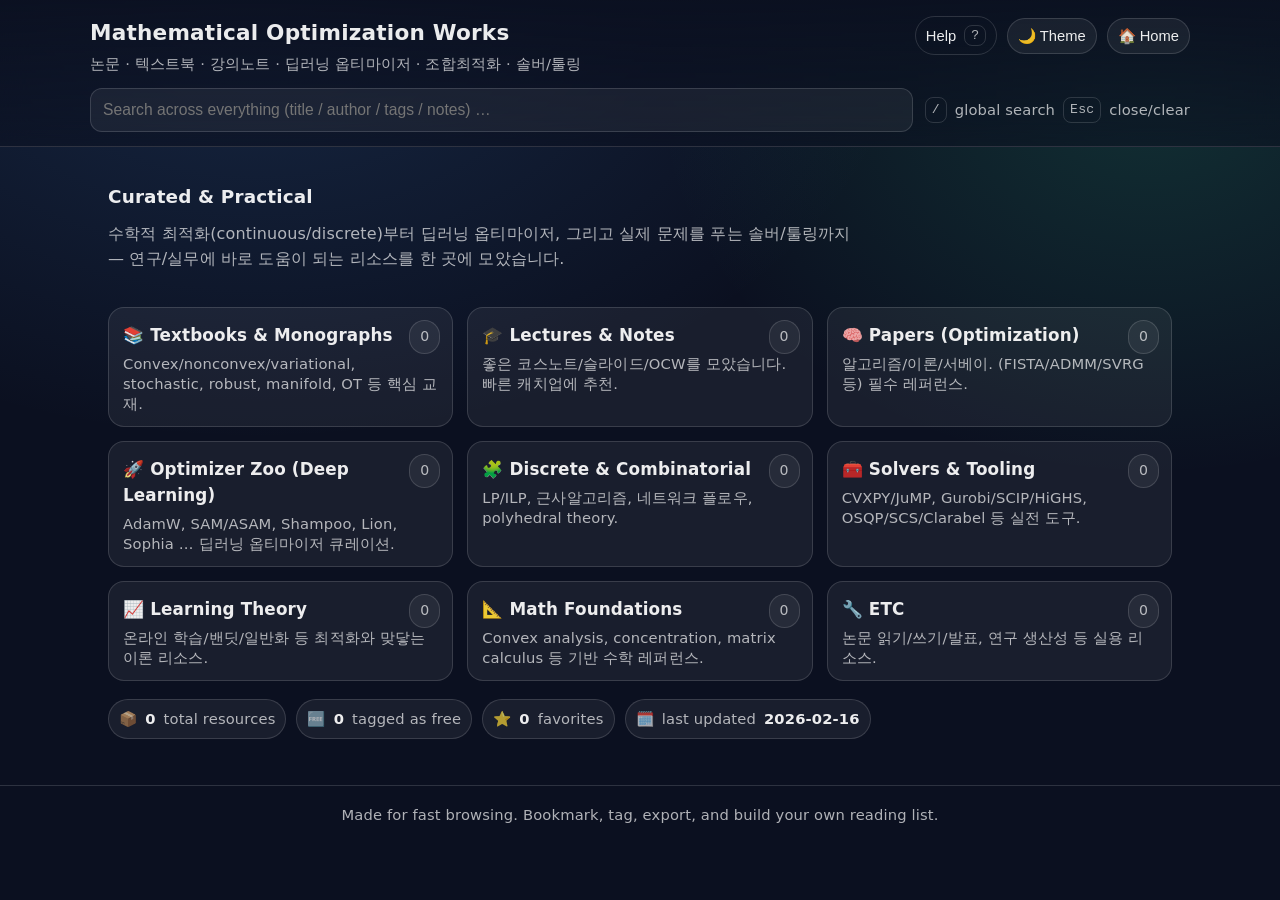
<file: index.html.html>
<!DOCTYPE html>
<html lang="en">
<head>
  <meta charset="UTF-8" />
  <meta name="viewport" content="width=device-width, initial-scale=1.0" />
  <title>Mathematical Optimization Works</title>
  <meta name="description" content="Curated resources for mathematical optimization: textbooks, lectures, papers, optimizers, discrete optimization, and tooling." />
  <style>
    :root{
      --bg: #0b1020;
      --panel: rgba(255,255,255,0.06);
      --panel-2: rgba(255,255,255,0.10);
      --text: rgba(255,255,255,0.92);
      --muted: rgba(255,255,255,0.68);
      --border: rgba(255,255,255,0.14);
      --accent: #4A90E2;
      --accent-2: #34D399;
      --danger: #EF4444;

      --shadow: 0 10px 30px rgba(0,0,0,0.30);
      --radius: 16px;

      /* dynamic sticky offsets (set in JS) */
      --header-h: 148px;
      --toolbar-h: 74px;
      --sticky-gap: 10px;
    }
    body.light{
      --bg: #f6f7fb;
      --panel: rgba(0,0,0,0.04);
      --panel-2: rgba(0,0,0,0.07);
      --text: rgba(0,0,0,0.88);
      --muted: rgba(0,0,0,0.62);
      --border: rgba(0,0,0,0.12);
      --shadow: 0 12px 30px rgba(0,0,0,0.10);
    }
    *{ box-sizing: border-box; }
    html, body{ margin:0; padding:0; height:100%; }
    body{
      font-family: system-ui, -apple-system, Segoe UI, Roboto, Helvetica, Arial, sans-serif;
      background: radial-gradient(1200px 800px at 20% 0%, rgba(74,144,226,0.18), transparent 55%),
                  radial-gradient(900px 700px at 90% 10%, rgba(52,211,153,0.16), transparent 55%),
                  var(--bg);
      color: var(--text);
      line-height: 1.55;
      letter-spacing: 0.15px;
      overflow-x: hidden;
    }
    a{ color: inherit; text-decoration: none; }
    a:hover{ text-decoration: underline; }
    .container{ max-width: 1100px; margin: 0 auto; padding: 0 18px; }

    .skip-link{
      position: absolute;
      left: -9999px;
      top: 10px;
      padding: 10px 12px;
      background: rgba(255,255,255,0.92);
      color: rgba(0,0,0,0.88);
      border-radius: 12px;
      border: 1px solid rgba(0,0,0,0.14);
      z-index: 9999;
      box-shadow: var(--shadow);
    }
    body:not(.light) .skip-link{
      background: rgba(15, 23, 42, 0.96);
      color: rgba(255,255,255,0.95);
      border-color: rgba(255,255,255,0.16);
    }
    .skip-link:focus{ left: 12px; }

    header{
      position: sticky;
      top: 0;
      z-index: 60;
      backdrop-filter: blur(14px);
      background: linear-gradient(to bottom, rgba(11,16,32,0.92), rgba(11,16,32,0.55));
      border-bottom: 1px solid var(--border);
    }
    body.light header{
      background: linear-gradient(to bottom, rgba(246,247,251,0.92), rgba(246,247,251,0.70));
    }
    .header-inner{ padding: 16px 0 14px; }
    .top-row{ display:flex; gap: 12px; align-items:flex-start; justify-content: space-between; flex-wrap: wrap; }
    .brand{ display:flex; flex-direction: column; gap: 4px; }
    .brand h1{ font-size: 1.35rem; margin:0; letter-spacing: 0.2px; }
    .brand .subtitle{ font-size: 0.92rem; color: var(--muted); margin:0; }
    .actions{ display:flex; gap: 10px; align-items:center; flex-wrap: wrap; }

    .chip{
      border: 1px solid var(--border);
      background: rgba(255,255,255,0.06);
      color: var(--text);
      padding: 8px 10px;
      border-radius: 999px;
      font-size: 0.92rem;
      cursor: pointer;
      display:inline-flex;
      gap: 8px;
      align-items:center;
      transition: transform 0.18s ease, background 0.18s ease, border-color 0.18s ease;
      user-select: none;
      white-space: nowrap;
    }
    body.light .chip{ background: rgba(0,0,0,0.04); }
    .chip:hover{ transform: translateY(-1px); background: rgba(255,255,255,0.10); }
    body.light .chip:hover{ background: rgba(0,0,0,0.07); }
    .chip:active{ transform: translateY(0px); }
    .chip-ghost{
      background: transparent;
    }
    .kbd{
      font-family: ui-monospace, SFMono-Regular, Menlo, Monaco, Consolas, "Liberation Mono", monospace;
      font-size: 0.82rem;
      padding: 2px 6px;
      border-radius: 8px;
      border: 1px solid var(--border);
      color: var(--muted);
    }

    .search-row{ margin-top: 12px; display:flex; gap: 12px; align-items:center; flex-wrap: wrap; }
    .search-row input{
      flex: 1 1 420px;
      min-width: 260px;
      border: 1px solid var(--border);
      background: rgba(255,255,255,0.06);
      color: var(--text);
      border-radius: 12px;
      padding: 12px 12px;
      font-size: 0.98rem;
      outline: none;
      transition: border-color 0.18s ease, box-shadow 0.18s ease;
    }
    body.light .search-row input{ background: rgba(0,0,0,0.04); }
    .search-row input:focus{
      border-color: rgba(74,144,226,0.7);
      box-shadow: 0 0 0 4px rgba(74,144,226,0.18);
    }
    .search-hint{ color: var(--muted); font-size: 0.92rem; display:flex; gap: 8px; align-items:center; }

    .page{ display:none; padding: 22px 0 46px; }
    .page.active{ display:block; }

    .hero{
      padding: 14px 0 18px;
      margin-bottom: 10px;
    }
    .hero h2{ margin:0 0 10px; font-size: 1.15rem; }
    .hero p{ margin:0; color: var(--muted); max-width: 75ch; }

    .category-grid{
      display:grid;
      grid-template-columns: repeat(3, 1fr);
      gap: 14px;
      margin-top: 18px;
    }
    @media (max-width: 920px){
      .category-grid{ grid-template-columns: repeat(2, 1fr); }
    }
    @media (max-width: 620px){
      .category-grid{ grid-template-columns: 1fr; }
    }
    .category-card{
      border: 1px solid var(--border);
      background: var(--panel);
      border-radius: var(--radius);
      padding: 14px 14px 12px;
      cursor:pointer;
      transition: transform 0.18s ease, background 0.18s ease, border-color 0.18s ease;
      position: relative;
      overflow: hidden;
    }
    .category-card:hover{
      transform: translateY(-2px);
      background: rgba(255,255,255,0.09);
      border-color: rgba(255,255,255,0.22);
    }
    body.light .category-card:hover{
      background: rgba(0,0,0,0.06);
      border-color: rgba(0,0,0,0.16);
    }
    .category-card h3{ margin:0 0 6px; font-size: 1.05rem; display:flex; align-items:center; gap: 10px; }
    .category-card p{ margin:0; color: var(--muted); font-size: 0.92rem; line-height: 1.35; }
    .count-badge{
      position:absolute;
      right: 12px;
      top: 12px;
      border: 1px solid var(--border);
      background: rgba(255,255,255,0.06);
      border-radius: 999px;
      padding: 5px 10px;
      font-size: 0.88rem;
      color: var(--muted);
    }
    body.light .count-badge{ background: rgba(0,0,0,0.04); }

    .main-stats{
      margin-top: 18px;
      display:flex;
      gap: 10px;
      flex-wrap: wrap;
    }
    .stat{
      border: 1px solid var(--border);
      background: var(--panel);
      border-radius: 999px;
      padding: 8px 10px;
      color: var(--muted);
      font-size: 0.92rem;
      display:inline-flex;
      gap: 8px;
      align-items:center;
    }
    .stat strong{ color: var(--text); font-weight: 650; }

    .resource-page{ display:none; padding: 22px 0 46px; }
    .resource-page.active{ display:block; }

    .page-head{
      display:flex;
      justify-content: space-between;
      align-items: flex-start;
      gap: 14px;
      margin-bottom: 12px;
      flex-wrap: wrap;
    }
    .page-head h2{ margin:0; font-size: 1.18rem; }
    .page-head p{ margin: 6px 0 0; color: var(--muted); font-size: 0.94rem; max-width: 75ch; }

    .toolbar{
      position: sticky;
      top: var(--header-h);
      z-index: 45;
      padding: 10px 0 10px;
      background: linear-gradient(to bottom, rgba(11,16,32,0.92), rgba(11,16,32,0.62) 60%, rgba(11,16,32,0.0));
    }
    body.light .toolbar{
      background: linear-gradient(to bottom, rgba(246,247,251,0.92), rgba(246,247,251,0.72) 60%, rgba(246,247,251,0.0));
    }
    .toolbar-inner{
      display:flex;
      flex-wrap: wrap;
      gap: 10px;
      align-items: center;
      padding: 12px;
      border: 1px solid var(--border);
      border-radius: var(--radius);
      background: var(--panel);
    }
    .select{
      border: 1px solid var(--border);
      background: rgba(255,255,255,0.05);
      color: var(--text);
      border-radius: 12px;
      padding: 10px 10px;
      font-size: 0.96rem;
      outline: none;
      min-height: 40px;
    }
    body.light .select{ background: rgba(0,0,0,0.04); }
    .select:focus{
      border-color: rgba(74,144,226,0.7);
      box-shadow: 0 0 0 4px rgba(74,144,226,0.16);
    }
    .select.search{ flex: 1 1 320px; min-width: 240px; }
    .select.tag, .select.sort{ width: 220px; max-width: 100%; }

    .pill{
      border: 1px solid var(--border);
      background: rgba(255,255,255,0.04);
      color: var(--text);
      border-radius: 999px;
      padding: 9px 12px;
      font-size: 0.92rem;
      cursor: pointer;
      display:inline-flex;
      gap: 8px;
      align-items:center;
      transition: transform 0.18s ease, background 0.18s ease, border-color 0.18s ease;
      user-select: none;
      white-space: nowrap;
    }
    body.light .pill{ background: rgba(0,0,0,0.04); }
    .pill:hover{ transform: translateY(-1px); background: rgba(255,255,255,0.08); }
    body.light .pill:hover{ background: rgba(0,0,0,0.07); }
    .pill:active{ transform: translateY(0); }
    .pill.on{
      border-color: rgba(74,144,226,0.65);
      box-shadow: 0 0 0 4px rgba(74,144,226,0.14);
      background: rgba(74,144,226,0.12);
    }
    .count{
      margin-left: auto;
      color: var(--muted);
      font-size: 0.92rem;
      padding: 0 4px;
      white-space: nowrap;
    }

    .resource-table{
      width: 100%;
      border-collapse: separate;
      border-spacing: 0;
      overflow: hidden;
      border: 1px solid var(--border);
      border-radius: var(--radius);
      background: var(--panel);
      box-shadow: var(--shadow);
      margin-top: 10px;
    }
    .resource-table th, .resource-table td{
      padding: 14px 14px;
      border-bottom: 1px solid var(--border);
      vertical-align: top;
    }
    .resource-table th{
      text-align:left;
      color: var(--muted);
      font-size: 0.88rem;
      position: sticky;
      top: calc(var(--header-h) + var(--toolbar-h) + var(--sticky-gap));
      background: rgba(11,16,32,0.92);
      z-index: 20;
    }
    body.light .resource-table th{ background: rgba(246,247,251,0.92); }
    .resource-table tr:last-child td{ border-bottom: none; }
    .resource-row{
      cursor: pointer;
      transition: background 0.14s ease, transform 0.14s ease;
    }
    .resource-row:hover{
      background: rgba(255,255,255,0.06);
      transform: translateX(2px);
    }
    body.light .resource-row:hover{ background: rgba(0,0,0,0.04); }

    .resource-title{
      display:flex;
      gap: 10px;
      align-items: flex-start;
    }
    .star-btn{
      width: 34px;
      height: 34px;
      border: 1px solid var(--border);
      background: rgba(255,255,255,0.04);
      color: var(--text);
      border-radius: 12px;
      cursor: pointer;
      display:inline-grid;
      place-items:center;
      flex: 0 0 auto;
      transition: transform 0.14s ease, background 0.14s ease, border-color 0.14s ease;
    }
    body.light .star-btn{ background: rgba(0,0,0,0.04); }
    .star-btn:hover{ transform: translateY(-1px); background: rgba(255,255,255,0.08); }
    body.light .star-btn:hover{ background: rgba(0,0,0,0.07); }
    .star-btn:active{ transform: translateY(0); }
    .star-btn.on{ border-color: rgba(245, 158, 11, 0.6); }
    .title-block{ min-width: 0; }
    .title-block strong{ display:block; font-size: 1.0rem; line-height: 1.25; margin-bottom: 6px; }
    .title-meta{ display:flex; flex-wrap: wrap; gap: 6px; }
    .tag{
      display:inline-flex;
      align-items:center;
      gap: 6px;
      padding: 4px 10px;
      border-radius: 999px;
      background: rgba(74,144,226,0.14);
      border: 1px solid rgba(74,144,226,0.22);
      color: rgba(255,255,255,0.90);
      font-size: 0.82rem;
      cursor: pointer;
      user-select:none;
    }
    body.light .tag{
      color: rgba(0,0,0,0.82);
      background: rgba(74,144,226,0.12);
      border-color: rgba(74,144,226,0.18);
    }
    .badge{
      background: rgba(52,211,153,0.14);
      border: 1px solid rgba(52,211,153,0.22);
    }

    .link-badge{
      display:inline-flex;
      align-items:center;
      gap: 6px;
      padding: 4px 10px;
      border-radius: 999px;
      border: 1px solid var(--border);
      background: rgba(255,255,255,0.05);
      font-size: 0.82rem;
      color: var(--muted);
    }
    body.light .link-badge{ background: rgba(0,0,0,0.04); }

    .hide-mobile{ }
    @media (max-width: 760px){
      .hide-mobile{ display:none; }
      .resource-table th, .resource-table td{ padding: 12px 12px; }
      .page-head h2{ font-size: 1.1rem; }
    }

    /* Modal */
    .modal{
      position: fixed;
      inset: 0;
      display:none;
      z-index: 200;
      background: rgba(0,0,0,0.55);
      padding: 20px;
      overflow:auto;
    }
    .modal.active{ display:block; }
    .modal-card{
      max-width: 920px;
      margin: 40px auto;
      background: rgba(15,23,42,0.96);
      border: 1px solid rgba(255,255,255,0.12);
      border-radius: 18px;
      box-shadow: var(--shadow);
      overflow: hidden;
    }
    body.light .modal-card{
      background: rgba(255,255,255,0.98);
      border-color: rgba(0,0,0,0.12);
    }
    .modal-header{
      display:flex;
      justify-content: space-between;
      align-items:flex-start;
      gap: 12px;
      padding: 16px 18px 12px;
      border-bottom: 1px solid var(--border);
    }
    .modal-title{ margin:0; font-size: 1.18rem; }
    .modal-sub{ margin: 6px 0 0; color: var(--muted); font-size: 0.92rem; }
    .close-btn{
      border: 1px solid var(--border);
      background: rgba(255,255,255,0.06);
      color: var(--text);
      border-radius: 12px;
      padding: 8px 10px;
      cursor: pointer;
      font-size: 0.95rem;
      flex: 0 0 auto;
    }
    body.light .close-btn{ background: rgba(0,0,0,0.04); }

    .modal-body{ padding: 16px 18px 18px; }
    .modal-actions{ display:flex; gap: 10px; flex-wrap: wrap; margin-bottom: 14px; }
    .detail-grid{
      display:grid;
      grid-template-columns: 1fr 1fr;
      gap: 12px;
    }
    @media (max-width: 860px){
      .detail-grid{ grid-template-columns: 1fr; }
    }
    .detail{
      border: 1px solid var(--border);
      background: rgba(255,255,255,0.04);
      border-radius: 16px;
      padding: 12px 12px;
    }
    body.light .detail{ background: rgba(0,0,0,0.03); }
    .detail h4{ margin:0 0 8px; font-size: 0.92rem; color: var(--muted); }
    .detail p{ margin:0; white-space: pre-wrap; word-break: break-word; }

    .links{
      display:flex;
      gap: 8px;
      flex-wrap: wrap;
      margin-top: 8px;
    }
    .links a{
      border: 1px solid var(--border);
      background: rgba(255,255,255,0.05);
      padding: 7px 10px;
      border-radius: 999px;
      color: var(--text);
      font-size: 0.90rem;
      display:inline-flex;
      gap: 6px;
      align-items:center;
    }
    body.light .links a{ background: rgba(0,0,0,0.04); }
    .links a:hover{ text-decoration: none; transform: translateY(-1px); }

    /* Global search results */
    .global-results{
      margin-top: 12px;
      border: 1px solid var(--border);
      border-radius: var(--radius);
      background: var(--panel);
      display:none;
      overflow:hidden;
    }
    .global-results.active{ display:block; }
    .global-results .head{
      padding: 10px 12px;
      border-bottom: 1px solid var(--border);
      color: var(--muted);
      font-size: 0.90rem;
      display:flex;
      gap: 10px;
      align-items:center;
      justify-content: space-between;
    }
    .result-list{ max-height: 420px; overflow:auto; }
    .result{
      padding: 12px 12px;
      border-bottom: 1px solid var(--border);
      cursor:pointer;
      display:flex;
      gap: 12px;
      align-items:flex-start;
      justify-content: space-between;
    }
    .result:last-child{ border-bottom: none; }
    .result:hover{ background: rgba(255,255,255,0.06); }
    body.light .result:hover{ background: rgba(0,0,0,0.04); }
    .result .meta{ min-width: 0; }
    .result strong{ display:block; }
    .result .small{ color: var(--muted); font-size: 0.90rem; margin-top: 4px; }
    .result .pill-mini{
      border: 1px solid var(--border);
      border-radius: 999px;
      padding: 4px 8px;
      color: var(--muted);
      font-size: 0.82rem;
      white-space: nowrap;
      margin-left: 12px;
      flex: 0 0 auto;
    }

    /* Toast */
    .toast{
      position: fixed;
      left: 50%;
      bottom: 18px;
      transform: translateX(-50%) translateY(10px);
      background: rgba(15,23,42,0.92);
      color: rgba(255,255,255,0.92);
      border: 1px solid rgba(255,255,255,0.16);
      border-radius: 999px;
      padding: 10px 12px;
      font-size: 0.92rem;
      box-shadow: var(--shadow);
      opacity: 0;
      pointer-events: none;
      transition: opacity 0.22s ease, transform 0.22s ease;
      z-index: 9999;
    }
    body.light .toast{
      background: rgba(255,255,255,0.94);
      color: rgba(0,0,0,0.88);
      border-color: rgba(0,0,0,0.14);
    }
    .toast.show{
      opacity: 1;
      transform: translateX(-50%) translateY(0);
    }

    /* Floating button */
    .fab{
      position: fixed;
      right: 18px;
      bottom: 18px;
      z-index: 120;
      border: 1px solid var(--border);
      background: rgba(255,255,255,0.06);
      color: var(--text);
      border-radius: 16px;
      padding: 10px 12px;
      cursor: pointer;
      box-shadow: var(--shadow);
      display:none;
    }
    body.light .fab{ background: rgba(0,0,0,0.04); }
    .fab.show{ display:block; }

    footer{
      border-top: 1px solid var(--border);
      color: var(--muted);
      padding: 18px 0 26px;
      text-align:center;
      font-size: 0.92rem;
    }

    /* Reduced motion */
    @media (prefers-reduced-motion: reduce){
      *{ transition: none !important; scroll-behavior: auto !important; }
      .category-card:hover, .resource-row:hover, .chip:hover, .pill:hover, .star-btn:hover, .links a:hover{ transform: none !important; }
    }
  </style>
</head>
<body>
  <a class="skip-link" href="#main-content">Skip to content</a>

  <header>
    <div class="container header-inner">
      <div class="top-row">
        <div class="brand">
          <h1>Mathematical Optimization Works</h1>
          <p class="subtitle">논문 · 텍스트북 · 강의노트 · 딥러닝 옵티마이저 · 조합최적화 · 솔버/툴링</p>
        </div>
        <div class="actions">
          <button class="chip chip-ghost" id="help-btn" type="button" aria-haspopup="dialog" aria-controls="help-modal">
            Help <span class="kbd">?</span>
          </button>
          <button class="chip" id="theme-toggle" type="button" aria-label="Toggle theme">🌙 Theme</button>
          <button class="chip" id="home-btn" type="button" aria-label="Go to home">🏠 Home</button>
        </div>
      </div>

      <div class="search-row">
        <input id="global-search" type="text" placeholder="Search across everything (title / author / tags / notes) …" aria-label="Global search" />
        <div class="search-hint">
          <span class="kbd">/</span> global search
          <span class="kbd">Esc</span> close/clear
        </div>
      </div>

      <div id="global-results" class="global-results" aria-live="polite">
        <div class="head">
          <span id="global-results-title">Search results</span>
          <button class="chip chip-ghost" id="global-clear" type="button">Clear</button>
        </div>
        <div id="global-results-list" class="result-list"></div>
      </div>
    </div>
  </header>

  <main class="container" id="main-content">
    <!-- Main page -->
    <section id="main-page" class="page active">
      <div class="hero">
        <h2>Curated &amp; Practical</h2>
        <p>
          수학적 최적화(continuous/discrete)부터 딥러닝 옵티마이저, 그리고 실제 문제를 푸는 솔버/툴링까지 —
          연구/실무에 바로 도움이 되는 리소스를 한 곳에 모았습니다.
        </p>
      </div>

      <div class="category-grid">
        <div class="category-card" data-category="textbook">
          <span class="count-badge" data-count="textbook">0</span>
          <h3>📚 Textbooks &amp; Monographs</h3>
          <p>Convex/nonconvex/variational, stochastic, robust, manifold, OT 등 핵심 교재.</p>
        </div>
        <div class="category-card" data-category="lecture">
          <span class="count-badge" data-count="lecture">0</span>
          <h3>🎓 Lectures &amp; Notes</h3>
          <p>좋은 코스노트/슬라이드/OCW를 모았습니다. 빠른 캐치업에 추천.</p>
        </div>
        <div class="category-card" data-category="paper">
          <span class="count-badge" data-count="paper">0</span>
          <h3>🧠 Papers (Optimization)</h3>
          <p>알고리즘/이론/서베이. (FISTA/ADMM/SVRG 등) 필수 레퍼런스.</p>
        </div>
        <div class="category-card" data-category="optimizer">
          <span class="count-badge" data-count="optimizer">0</span>
          <h3>🚀 Optimizer Zoo (Deep Learning)</h3>
          <p>AdamW, SAM/ASAM, Shampoo, Lion, Sophia … 딥러닝 옵티마이저 큐레이션.</p>
        </div>
        <div class="category-card" data-category="discrete">
          <span class="count-badge" data-count="discrete">0</span>
          <h3>🧩 Discrete &amp; Combinatorial</h3>
          <p>LP/ILP, 근사알고리즘, 네트워크 플로우, polyhedral theory.</p>
        </div>
        <div class="category-card" data-category="tooling">
          <span class="count-badge" data-count="tooling">0</span>
          <h3>🧰 Solvers &amp; Tooling</h3>
          <p>CVXPY/JuMP, Gurobi/SCIP/HiGHS, OSQP/SCS/Clarabel 등 실전 도구.</p>
        </div>
        <div class="category-card" data-category="learning-theory">
          <span class="count-badge" data-count="learning-theory">0</span>
          <h3>📈 Learning Theory</h3>
          <p>온라인 학습/밴딧/일반화 등 최적화와 맞닿는 이론 리소스.</p>
        </div>
        <div class="category-card" data-category="mathematics">
          <span class="count-badge" data-count="mathematics">0</span>
          <h3>📐 Math Foundations</h3>
          <p>Convex analysis, concentration, matrix calculus 등 기반 수학 레퍼런스.</p>
        </div>
        <div class="category-card" data-category="etc">
          <span class="count-badge" data-count="etc">0</span>
          <h3>🔧 ETC</h3>
          <p>논문 읽기/쓰기/발표, 연구 생산성 등 실용 리소스.</p>
        </div>
      </div>

      <div class="main-stats" id="main-stats">
        <div class="stat"><span>📦</span> <strong id="stat-total">0</strong> total resources</div>
        <div class="stat"><span>🆓</span> <strong id="stat-free">0</strong> tagged as free</div>
        <div class="stat"><span>⭐</span> <strong id="stat-fav">0</strong> favorites</div>
        <div class="stat"><span>🗓️</span> last updated <strong id="stat-updated">2026-02-16</strong></div>
      </div>
    </section>

    <!-- Resource pages -->
    <section id="textbook-page" class="resource-page">
      <div class="page-head">
        <div>
          <h2>📚 Textbooks &amp; Monographs</h2>
          <p>continuous optimization 중심 교재 + 현대 최적화(robust/stochastic/manifold/OT)까지 포함.</p>
        </div>
        <button class="chip chip-ghost" type="button" data-back>← Back</button>
      </div>
      <div class="toolbar">
        <div class="toolbar-inner">
          <input id="textbook-search" class="select search" type="text" placeholder="Search in textbooks …" />
          <select id="textbook-tag" class="select tag"></select>
          <select id="textbook-sort" class="select sort"></select>
          <button id="textbook-fav" class="pill" type="button" aria-pressed="false">⭐ Favorites</button>
          <button id="textbook-free" class="pill" type="button" aria-pressed="false">🆓 Free</button>
          <button id="textbook-reset" class="pill" type="button">Reset</button>
          <button id="textbook-export" class="pill" type="button">Export CSV</button>
          <div id="textbook-count" class="count"></div>
        </div>
      </div>
      <table class="resource-table" aria-label="Textbooks table">
        <thead>
          <tr>
            <th style="width: 46%;">Title</th>
            <th style="width: 28%;">Authors</th>
            <th class="hide-mobile" style="width: 10%;">Year</th>
            <th class="hide-mobile" style="width: 16%;">Tags</th>
          </tr>
        </thead>
        <tbody id="textbook-table"></tbody>
      </table>
    </section>

    <section id="lecture-page" class="resource-page">
      <div class="page-head">
        <div>
          <h2>🎓 Lectures &amp; Notes</h2>
          <p>코스노트/슬라이드/OCW 중심. (입문 → 이론 → 대규모/분산/랜덤화)</p>
        </div>
        <button class="chip chip-ghost" type="button" data-back>← Back</button>
      </div>
      <div class="toolbar">
        <div class="toolbar-inner">
          <input id="lecture-search" class="select search" type="text" placeholder="Search in lectures …" />
          <select id="lecture-tag" class="select tag"></select>
          <select id="lecture-sort" class="select sort"></select>
          <button id="lecture-fav" class="pill" type="button" aria-pressed="false">⭐ Favorites</button>
          <button id="lecture-free" class="pill" type="button" aria-pressed="false">🆓 Free</button>
          <button id="lecture-reset" class="pill" type="button">Reset</button>
          <button id="lecture-export" class="pill" type="button">Export CSV</button>
          <div id="lecture-count" class="count"></div>
        </div>
      </div>
      <table class="resource-table" aria-label="Lectures table">
        <thead>
          <tr>
            <th style="width: 46%;">Title</th>
            <th style="width: 28%;">Instructor / Owner</th>
            <th class="hide-mobile" style="width: 10%;">Level</th>
            <th class="hide-mobile" style="width: 16%;">Tags</th>
          </tr>
        </thead>
        <tbody id="lecture-table"></tbody>
      </table>
    </section>

    <section id="paper-page" class="resource-page">
      <div class="page-head">
        <div>
          <h2>🧠 Papers (Optimization)</h2>
          <p>고전 알고리즘부터 현대 서베이까지. (FISTA/ADMM/SVRG/SAGA/Katyusha …)</p>
        </div>
        <button class="chip chip-ghost" type="button" data-back>← Back</button>
      </div>
      <div class="toolbar">
        <div class="toolbar-inner">
          <input id="paper-search" class="select search" type="text" placeholder="Search in papers …" />
          <select id="paper-tag" class="select tag"></select>
          <select id="paper-sort" class="select sort"></select>
          <button id="paper-fav" class="pill" type="button" aria-pressed="false">⭐ Favorites</button>
          <button id="paper-free" class="pill" type="button" aria-pressed="false">🆓 Free</button>
          <button id="paper-reset" class="pill" type="button">Reset</button>
          <button id="paper-export" class="pill" type="button">Export CSV</button>
          <div id="paper-count" class="count"></div>
        </div>
      </div>
      <table class="resource-table" aria-label="Papers table">
        <thead>
          <tr>
            <th style="width: 46%;">Title</th>
            <th style="width: 28%;">Authors</th>
            <th class="hide-mobile" style="width: 10%;">Year</th>
            <th class="hide-mobile" style="width: 16%;">Tags</th>
          </tr>
        </thead>
        <tbody id="paper-table"></tbody>
      </table>
    </section>

    <section id="optimizer-page" class="resource-page">
      <div class="page-head">
        <div>
          <h2>🚀 Optimizer Zoo (Deep Learning)</h2>
          <p>딥러닝 학습에 자주 등장하는 옵티마이저 및 관련 핵심 논문/레퍼런스.</p>
        </div>
        <button class="chip chip-ghost" type="button" data-back>← Back</button>
      </div>
      <div class="toolbar">
        <div class="toolbar-inner">
          <input id="optimizer-search" class="select search" type="text" placeholder="Search in optimizers …" />
          <select id="optimizer-tag" class="select tag"></select>
          <select id="optimizer-sort" class="select sort"></select>
          <button id="optimizer-fav" class="pill" type="button" aria-pressed="false">⭐ Favorites</button>
          <button id="optimizer-free" class="pill" type="button" aria-pressed="false">🆓 Free</button>
          <button id="optimizer-reset" class="pill" type="button">Reset</button>
          <button id="optimizer-export" class="pill" type="button">Export CSV</button>
          <div id="optimizer-count" class="count"></div>
        </div>
      </div>
      <table class="resource-table" aria-label="Optimizers table">
        <thead>
          <tr>
            <th style="width: 46%;">Title</th>
            <th style="width: 28%;">Authors</th>
            <th class="hide-mobile" style="width: 10%;">Year</th>
            <th class="hide-mobile" style="width: 16%;">Tags</th>
          </tr>
        </thead>
        <tbody id="optimizer-table"></tbody>
      </table>
    </section>

    <section id="discrete-page" class="resource-page">
      <div class="page-head">
        <div>
          <h2>🧩 Discrete &amp; Combinatorial Optimization</h2>
          <p>LP/ILP, 근사 알고리즘, 네트워크 플로우, SDP-rounding 등 조합최적화 리소스.</p>
        </div>
        <button class="chip chip-ghost" type="button" data-back>← Back</button>
      </div>
      <div class="toolbar">
        <div class="toolbar-inner">
          <input id="discrete-search" class="select search" type="text" placeholder="Search in discrete/combinatorial …" />
          <select id="discrete-tag" class="select tag"></select>
          <select id="discrete-sort" class="select sort"></select>
          <button id="discrete-fav" class="pill" type="button" aria-pressed="false">⭐ Favorites</button>
          <button id="discrete-free" class="pill" type="button" aria-pressed="false">🆓 Free</button>
          <button id="discrete-reset" class="pill" type="button">Reset</button>
          <button id="discrete-export" class="pill" type="button">Export CSV</button>
          <div id="discrete-count" class="count"></div>
        </div>
      </div>
      <table class="resource-table" aria-label="Discrete optimization table">
        <thead>
          <tr>
            <th style="width: 46%;">Title</th>
            <th style="width: 28%;">Authors</th>
            <th class="hide-mobile" style="width: 10%;">Year</th>
            <th class="hide-mobile" style="width: 16%;">Tags</th>
          </tr>
        </thead>
        <tbody id="discrete-table"></tbody>
      </table>
    </section>

    <section id="tooling-page" class="resource-page">
      <div class="page-head">
        <div>
          <h2>🧰 Solvers &amp; Tooling</h2>
          <p>모델링 언어(CVXPY/JuMP 등)부터 상용/오픈소스 솔버와 differentiable optimization 도구까지.</p>
        </div>
        <button class="chip chip-ghost" type="button" data-back>← Back</button>
      </div>
      <div class="toolbar">
        <div class="toolbar-inner">
          <input id="tooling-search" class="select search" type="text" placeholder="Search in tooling …" />
          <select id="tooling-tag" class="select tag"></select>
          <select id="tooling-sort" class="select sort"></select>
          <button id="tooling-fav" class="pill" type="button" aria-pressed="false">⭐ Favorites</button>
          <button id="tooling-free" class="pill" type="button" aria-pressed="false">🆓 Free</button>
          <button id="tooling-reset" class="pill" type="button">Reset</button>
          <button id="tooling-export" class="pill" type="button">Export CSV</button>
          <div id="tooling-count" class="count"></div>
        </div>
      </div>
      <table class="resource-table" aria-label="Tooling table">
        <thead>
          <tr>
            <th style="width: 46%;">Title</th>
            <th style="width: 28%;">Authors</th>
            <th class="hide-mobile" style="width: 10%;">Year</th>
            <th class="hide-mobile" style="width: 16%;">Tags</th>
          </tr>
        </thead>
        <tbody id="tooling-table"></tbody>
      </table>
    </section>

    <section id="learning-theory-page" class="resource-page">
      <div class="page-head">
        <div>
          <h2>📈 Learning Theory</h2>
          <p>온라인 학습/밴딧/일반화 등 최적화와 연결되는 이론 리소스.</p>
        </div>
        <button class="chip chip-ghost" type="button" data-back>← Back</button>
      </div>
      <div class="toolbar">
        <div class="toolbar-inner">
          <input id="learning-theory-search" class="select search" type="text" placeholder="Search in learning theory …" />
          <select id="learning-theory-tag" class="select tag"></select>
          <select id="learning-theory-sort" class="select sort"></select>
          <button id="learning-theory-fav" class="pill" type="button" aria-pressed="false">⭐ Favorites</button>
          <button id="learning-theory-free" class="pill" type="button" aria-pressed="false">🆓 Free</button>
          <button id="learning-theory-reset" class="pill" type="button">Reset</button>
          <button id="learning-theory-export" class="pill" type="button">Export CSV</button>
          <div id="learning-theory-count" class="count"></div>
        </div>
      </div>
      <table class="resource-table" aria-label="Learning theory table">
        <thead>
          <tr>
            <th style="width: 46%;">Title</th>
            <th style="width: 28%;">Authors</th>
            <th class="hide-mobile" style="width: 10%;">Year</th>
            <th class="hide-mobile" style="width: 16%;">Tags</th>
          </tr>
        </thead>
        <tbody id="learning-theory-table"></tbody>
      </table>
    </section>

    <section id="mathematics-page" class="resource-page">
      <div class="page-head">
        <div>
          <h2>📐 Math Foundations</h2>
          <p>최적화/학습이론에 필요한 기반 수학(Convex analysis, concentration, matrix calculus 등).</p>
        </div>
        <button class="chip chip-ghost" type="button" data-back>← Back</button>
      </div>
      <div class="toolbar">
        <div class="toolbar-inner">
          <input id="mathematics-search" class="select search" type="text" placeholder="Search in math foundations …" />
          <select id="mathematics-tag" class="select tag"></select>
          <select id="mathematics-sort" class="select sort"></select>
          <button id="mathematics-fav" class="pill" type="button" aria-pressed="false">⭐ Favorites</button>
          <button id="mathematics-free" class="pill" type="button" aria-pressed="false">🆓 Free</button>
          <button id="mathematics-reset" class="pill" type="button">Reset</button>
          <button id="mathematics-export" class="pill" type="button">Export CSV</button>
          <div id="mathematics-count" class="count"></div>
        </div>
      </div>
      <table class="resource-table" aria-label="Math table">
        <thead>
          <tr>
            <th style="width: 46%;">Title</th>
            <th style="width: 28%;">Authors</th>
            <th class="hide-mobile" style="width: 10%;">Year</th>
            <th class="hide-mobile" style="width: 16%;">Tags</th>
          </tr>
        </thead>
        <tbody id="mathematics-table"></tbody>
      </table>
    </section>

    <section id="etc-page" class="resource-page">
      <div class="page-head">
        <div>
          <h2>🔧 ETC</h2>
          <p>논문 읽기/쓰기/발표, 연구 생산성, 문제해결 등 실용 리소스.</p>
        </div>
        <button class="chip chip-ghost" type="button" data-back>← Back</button>
      </div>
      <div class="toolbar">
        <div class="toolbar-inner">
          <input id="etc-search" class="select search" type="text" placeholder="Search in etc …" />
          <select id="etc-tag" class="select tag"></select>
          <select id="etc-sort" class="select sort"></select>
          <button id="etc-fav" class="pill" type="button" aria-pressed="false">⭐ Favorites</button>
          <button id="etc-free" class="pill" type="button" aria-pressed="false">🆓 Free</button>
          <button id="etc-reset" class="pill" type="button">Reset</button>
          <button id="etc-export" class="pill" type="button">Export CSV</button>
          <div id="etc-count" class="count"></div>
        </div>
      </div>
      <table class="resource-table" aria-label="ETC table">
        <thead>
          <tr>
            <th style="width: 46%;">Title</th>
            <th style="width: 28%;">Authors</th>
            <th class="hide-mobile" style="width: 10%;">Year</th>
            <th class="hide-mobile" style="width: 16%;">Tags</th>
          </tr>
        </thead>
        <tbody id="etc-table"></tbody>
      </table>
    </section>

    <!-- Resource modal -->
    <div id="resource-modal" class="modal" role="dialog" aria-modal="true" aria-hidden="true" aria-labelledby="modal-title">
      <div class="modal-card" role="document">
        <div class="modal-header">
          <div>
            <h2 id="modal-title" class="modal-title"></h2>
            <p id="modal-sub" class="modal-sub"></p>
          </div>
          <button id="modal-close" class="close-btn" type="button" aria-label="Close">✕</button>
        </div>
        <div class="modal-body">
          <div class="modal-actions">
            <button id="modal-fav" class="pill" type="button" aria-pressed="false">☆ Favorite</button>
            <button id="modal-copy" class="pill" type="button">Copy citation</button>
            <button id="modal-copylink" class="pill" type="button">Copy links</button>
          </div>

          <div class="detail-grid">
            <div class="detail">
              <h4>Authors</h4>
              <p id="modal-authors"></p>
            </div>
            <div class="detail">
              <h4>Year / Level</h4>
              <p id="modal-year"></p>
            </div>
            <div class="detail">
              <h4>Tags</h4>
              <div class="links" id="modal-tags"></div>
            </div>
            <div class="detail">
              <h4>Notes</h4>
              <p id="modal-notes"></p>
            </div>
            <div class="detail" style="grid-column: 1 / -1;">
              <h4>Links</h4>
              <div class="links" id="modal-links"></div>
            </div>
          </div>
        </div>
      </div>
    </div>

    <!-- Help modal -->
    <div id="help-modal" class="modal" role="dialog" aria-modal="true" aria-hidden="true" aria-labelledby="help-title">
      <div class="modal-card" role="document">
        <div class="modal-header">
          <div>
            <h2 id="help-title" class="modal-title">Help &amp; Shortcuts</h2>
            <p class="modal-sub">키보드 중심으로 빠르게 탐색할 수 있습니다.</p>
          </div>
          <button id="help-close" class="close-btn" type="button" aria-label="Close">✕</button>
        </div>
        <div class="modal-body">
          <div class="detail-grid">
            <div class="detail">
              <h4>Keyboard shortcuts</h4>
              <p>
                <strong>/</strong> : global search 포커스<br/>
                <strong>Esc</strong> : 모달/검색 닫기, 검색어 초기화<br/>
                <strong>?</strong> : 이 도움말 열기/닫기<br/>
              </p>
            </div>
            <div class="detail">
              <h4>Tips</h4>
              <p>
                • 태그(칩)를 클릭하면 해당 태그로 즉시 필터링됩니다.<br/>
                • ⭐ Favorites로 개인 reading list를 만들 수 있습니다(브라우저 저장).<br/>
                • Export CSV로 현재 필터 결과를 내려받을 수 있습니다.
              </p>
            </div>
            <div class="detail" style="grid-column: 1 / -1;">
              <h4>About</h4>
              <p>
                업데이트: 2026-02-16<br/>
                이 페이지는 단일 HTML 파일로 동작하며, 서버 없이도 열 수 있습니다.
              </p>
            </div>
          </div>
        </div>
      </div>
    </div>

    <button id="to-top" class="fab" type="button" aria-label="Scroll to top">↑ Top</button>
    <div id="toast" class="toast" role="status" aria-live="polite"></div>
  </main>

  <footer>
    <div class="container">
      <div>Made for fast browsing. Bookmark, tag, export, and build your own reading list.</div>
    </div>
  </footer>

  <script>
    const LAST_UPDATED = "2026-02-16";

    const CATEGORY_LABELS = {
      "textbook": "Textbooks & Monographs",
      "lecture": "Lectures & Notes",
      "paper": "Papers (Optimization)",
      "optimizer": "Optimizer Zoo (Deep Learning)",
      "discrete": "Discrete & Combinatorial",
      "tooling": "Solvers & Tooling",
      "learning-theory": "Learning Theory",
      "mathematics": "Math Foundations",
      "etc": "ETC"
    };

    const CATEGORY_ORDER = ["textbook","lecture","paper","optimizer","discrete","tooling","learning-theory","mathematics","etc"];

    const DATA = {
  "textbook": [
    {
      "title": "Convex Optimization",
      "authors": "Stephen Boyd, Lieven Vandenberghe",
      "year": 2004,
      "tags": [
        "Convex",
        "Duality",
        "Free PDF"
      ],
      "notes": "클래식. 최적화/듀얼리티/내부점 방법까지.",
      "links": [
        {
          "label": "PDF",
          "url": "https://web.stanford.edu/~boyd/cvxbook/bv_cvxbook.pdf"
        }
      ]
    },
    {
      "title": "Introductory Lectures on Convex Optimization: A Basic Course",
      "authors": "Yurii Nesterov",
      "year": 2004,
      "tags": [
        "Convex",
        "Complexity",
        "Book"
      ],
      "notes": "가속도/복잡도 관점의 표준 레퍼런스.",
      "links": [
        {
          "label": "Springer",
          "url": "https://link.springer.com/book/10.1007/978-1-4419-8853-9"
        }
      ]
    },
    {
      "title": "Lectures on Convex Optimization (2nd ed.)",
      "authors": "Yurii Nesterov",
      "year": 2018,
      "tags": [
        "Convex",
        "Advanced",
        "Book"
      ],
      "notes": "스무딩/내부점/복잡도까지 더 현대적으로 정리.",
      "links": [
        {
          "label": "Springer",
          "url": "https://link.springer.com/book/10.1007/978-3-319-91578-4"
        }
      ]
    },
    {
      "title": "Lectures on Modern Convex Optimization",
      "authors": "Aharon Ben-Tal, Arkadi Nemirovski",
      "year": 2001,
      "tags": [
        "Conic",
        "SDP",
        "Robust",
        "Book"
      ],
      "notes": "구조적(convex) 문제(특히 conic/SDP/robust) 중심.",
      "links": [
        {
          "label": "SIAM",
          "url": "https://epubs.siam.org/doi/10.1137/1.9780898718829"
        }
      ]
    },
    {
      "title": "First-Order Methods in Optimization",
      "authors": "Amir Beck",
      "year": 2017,
      "tags": [
        "First-order",
        "Proximal",
        "ADMM",
        "Book"
      ],
      "notes": "프록시멀/가속/분해/ADMM까지 한 권에.",
      "links": [
        {
          "label": "SIAM",
          "url": "https://epubs.siam.org/doi/10.1137/1.9781611974997"
        }
      ]
    },
    {
      "title": "Numerical Optimization",
      "authors": "Jorge Nocedal, Stephen J. Wright",
      "year": 2006,
      "tags": [
        "Numerical",
        "Quasi-Newton",
        "Trust-region",
        "Book"
      ],
      "notes": "연속 최적화 알고리즘(실무+이론) 대표 교과서.",
      "links": [
        {
          "label": "Springer",
          "url": "https://link.springer.com/book/10.1007/978-0-387-40065-5"
        }
      ]
    },
    {
      "title": "Nonlinear Programming (3rd ed.)",
      "authors": "Dimitri P. Bertsekas",
      "year": 2016,
      "tags": [
        "Nonlinear",
        "KKT",
        "Duality",
        "Book"
      ],
      "notes": "라그랑주/제약/비선형 최적화의 깊은 정리.",
      "links": [
        {
          "label": "Athena",
          "url": "https://www.athenasc.com/nonlinbook.html"
        }
      ]
    },
    {
      "title": "Introduction to Linear Optimization",
      "authors": "Dimitris Bertsimas, John N. Tsitsiklis",
      "year": 1997,
      "tags": [
        "LP",
        "Network flow",
        "Discrete",
        "Book"
      ],
      "notes": "LP/네트워크/정수 최적화 입문을 깔끔하게.",
      "links": [
        {
          "label": "Athena",
          "url": "https://athenasc.com/linoptbook.html"
        }
      ]
    },
    {
      "title": "Convex Optimization: Algorithms and Complexity",
      "authors": "Sébastien Bubeck",
      "year": 2014,
      "tags": [
        "Convex",
        "Complexity",
        "Free PDF"
      ],
      "notes": "블랙박스 모델/복잡도 정리와 알고리즘 요약.",
      "links": [
        {
          "label": "arXiv",
          "url": "https://arxiv.org/abs/1405.4980"
        }
      ]
    },
    {
      "title": "Introduction to Online Convex Optimization",
      "authors": "Elad Hazan",
      "year": 2019,
      "tags": [
        "OCO",
        "Regret",
        "Bandits",
        "Free PDF"
      ],
      "notes": "OCO를 '프로세스'로 보는 관점의 필독 노트.",
      "links": [
        {
          "label": "arXiv",
          "url": "https://arxiv.org/abs/1909.05207"
        }
      ]
    },
    {
      "title": "A Modern Introduction to Online Learning",
      "authors": "Francesco Orabona",
      "year": 2019,
      "tags": [
        "Online",
        "Parameter-free",
        "Free PDF"
      ],
      "notes": "파라미터-프리, 적응적 온라인 학습 관점.",
      "links": [
        {
          "label": "arXiv",
          "url": "https://arxiv.org/abs/1912.13213"
        }
      ]
    },
    {
      "title": "Online Learning and Online Convex Optimization",
      "authors": "Shai Shalev-Shwartz",
      "year": 2012,
      "tags": [
        "OCO",
        "Regret",
        "Monograph"
      ],
      "notes": "Now Publishers 모노그래프(정리 중심).",
      "links": [
        {
          "label": "Now",
          "url": "https://www.nowpublishers.com/article/Details/MAL-018"
        }
      ]
    },
    {
      "title": "Convex Analysis and Monotone Operator Theory in Hilbert Spaces (2nd ed.)",
      "authors": "Heinz H. Bauschke, Patrick L. Combettes",
      "year": 2017,
      "tags": [
        "Convex",
        "Monotone",
        "Proximal",
        "Book"
      ],
      "notes": "모노톤 연산자/고정점/프록시멀 알고리즘의 큰 뼈대.",
      "links": [
        {
          "label": "Springer",
          "url": "https://link.springer.com/book/10.1007/978-3-319-48311-5"
        }
      ]
    },
    {
      "title": "Variational Analysis",
      "authors": "R. Tyrrell Rockafellar, Roger J.-B. Wets",
      "year": 1998,
      "tags": [
        "Variational",
        "Subdifferential",
        "Book"
      ],
      "notes": "서브미분/에피수렴/모노톤 등 최적화의 언어.",
      "links": [
        {
          "label": "Springer",
          "url": "https://link.springer.com/book/10.1007/978-3-642-02431-3"
        }
      ]
    },
    {
      "title": "Convex Optimization Theory (free draft)",
      "authors": "Dimitri P. Bertsekas",
      "year": 2019,
      "tags": [
        "Convex",
        "Duality",
        "Free PDF"
      ],
      "notes": "Bertsekas가 공개한 Convex theory PDF (정리+직관).",
      "links": [
        {
          "label": "PDF",
          "url": "https://web.mit.edu/dimitrib/www/Convex_Theory_Entire_Book.pdf"
        }
      ]
    },
    {
      "title": "Matrix Analysis (2nd ed.)",
      "authors": "Roger A. Horn, Charles R. Johnson",
      "year": 2012,
      "tags": [
        "Matrix",
        "Inequalities",
        "Book"
      ],
      "notes": "행렬 부등식/스펙트럼/정규형까지. 필수 레퍼런스.",
      "links": [
        {
          "label": "Cambridge",
          "url": "https://www.cambridge.org/cv/universitypress/subjects/mathematics/algebra/matrix-analysis-2nd-edition"
        }
      ]
    },
    {
      "title": "Topics in Matrix Analysis",
      "authors": "Roger A. Horn, Charles R. Johnson",
      "year": 1991,
      "tags": [
        "Matrix",
        "Advanced",
        "Book"
      ],
      "notes": "Matrix Analysis 후속. 더 깊은 토픽들.",
      "links": [
        {
          "label": "Cambridge",
          "url": "https://www.cambridge.org/core/books/topics-in-matrix-analysis/B988495A235F1C3406EA484A2C477B03"
        }
      ]
    },
    {
      "title": "Matrix Analysis",
      "authors": "Rajendra Bhatia",
      "year": 1997,
      "tags": [
        "Matrix",
        "Operator",
        "Book"
      ],
      "notes": "Functional-analytic 스타일의 matrix inequalities 정리.",
      "links": [
        {
          "label": "Springer",
          "url": "https://link.springer.com/book/10.1007/978-1-4612-0653-8"
        }
      ]
    },
    {
      "title": "Functions of Matrices: Theory and Computation",
      "authors": "Nicholas J. Higham",
      "year": 2008,
      "tags": [
        "Matrix Functions",
        "Numerical",
        "Book"
      ],
      "notes": "행렬함수의 사실상 표준 교과서(SIAM).",
      "links": [
        {
          "label": "SIAM",
          "url": "https://epubs.siam.org/doi/10.1137/1.9780898717778"
        }
      ]
    },
    {
      "title": "Matrix Computations (4th ed.)",
      "authors": "Gene H. Golub, Charles F. Van Loan",
      "year": 2013,
      "tags": [
        "Numerical LA",
        "Matrix",
        "Book"
      ],
      "notes": "수치선형대수의 바이블(분해/해법/행렬함수).",
      "links": [
        {
          "label": "JHU Press",
          "url": "https://www.press.jhu.edu/books/title/10678/matrix-computations"
        }
      ]
    },
    {
      "title": "Numerical Linear Algebra",
      "authors": "Lloyd N. Trefethen, David Bau III",
      "year": 1997,
      "tags": [
        "Numerical LA",
        "Book"
      ],
      "notes": "짧고 밀도 높은 수치선형대수 교과서(SIAM).",
      "links": [
        {
          "label": "SIAM",
          "url": "https://epubs.siam.org/doi/10.1137/1.9780898719574"
        }
      ]
    },
    {
      "title": "Accuracy and Stability of Numerical Algorithms (2nd ed.)",
      "authors": "Nicholas J. Higham",
      "year": 2002,
      "tags": [
        "Numerical",
        "Floating point",
        "Book"
      ],
      "notes": "수치 오차/안정성의 기본기(특히 선형대수).",
      "links": [
        {
          "label": "SIAM",
          "url": "https://epubs.siam.org/doi/book/10.1137/1.9780898718027"
        }
      ]
    },
    {
      "title": "Algorithms for Optimization",
      "authors": "Mykel J. Kochenderfer, Tim A. Wheeler",
      "year": 2019,
      "tags": [
        "General",
        "Free PDF"
      ],
      "notes": "광범위한 최적화 알고리즘을 실전 관점으로.",
      "links": [
        {
          "label": "PDF",
          "url": "https://algorithmsbook.com/optimization/files/optimization.pdf"
        }
      ]
    },
    {
      "title": "Large Scale Convex Optimization",
      "authors": "Kyungseok Ryu",
      "year": 2023,
      "tags": [
        "Large-scale",
        "Free",
        "Book"
      ],
      "notes": "대규모 최적화 실전/이론(웹 기반).",
      "links": [
        {
          "label": "Site",
          "url": "https://large-scale-book.mathopt.com"
        }
      ]
    },
    {
      "title": "Perturbations, Optimization, and Statistics",
      "authors": "Tamir Hazan, George Papandreou, Daniel Tarlow (eds.)",
      "year": 2016,
      "tags": [
        "Optimization",
        "Statistics",
        "Book"
      ],
      "notes": "Perturbation 관점(예: Gumbel)과 최적화/통계 연결.",
      "links": [
        {
          "label": "MIT Press",
          "url": "https://mitpress.mit.edu/9780262549943/perturbations-optimization-and-statistics/"
        }
      ]
    },
    {
      "title": "Proximal Algorithms",
      "authors": "Neal Parikh, Stephen Boyd",
      "year": 2014,
      "tags": [
        "Proximal",
        "Splitting",
        "Convex",
        "Survey",
        "Free PDF"
      ],
      "notes": "Proximal operator, splitting(ADMM/DRS), 대규모 convex optimization용 핵심 튜토리얼.",
      "links": [
        {
          "label": "PDF",
          "url": "https://web.stanford.edu/~boyd/papers/pdf/prox_algs.pdf"
        },
        {
          "label": "Publisher",
          "url": "https://www.nowpublishers.com/article/Details/OPT-003"
        }
      ]
    },
    {
      "title": "Robust Optimization",
      "authors": "Aharon Ben-Tal, Laurent El Ghaoui, Arkadi Nemirovski",
      "year": 2009,
      "tags": [
        "Robust",
        "Convex",
        "Uncertainty",
        "Classic",
        "Free PDF"
      ],
      "notes": "불확실성 하의 최적화(robust), 불확실 집합/보장형 해석. (저자 제공 full-book PDF 포함)",
      "links": [
        {
          "label": "Author PDF",
          "url": "https://sites.gatech.edu/nemirovs/files/2014/03/FullBookDec11.pdf"
        },
        {
          "label": "Info",
          "url": "https://sites.gatech.edu/nemirovs/robust-optimization/"
        }
      ]
    },
    {
      "title": "Interior-Point Polynomial Algorithms in Convex Programming",
      "authors": "Yurii Nesterov, Arkadi Nemirovskii",
      "year": 1994,
      "tags": [
        "Interior-point",
        "Conic",
        "Complexity",
        "Classic"
      ],
      "notes": "내부점 방법의 이론/복잡도. (현대 conic optimization의 핵심 레퍼런스)",
      "links": [
        {
          "label": "SIAM",
          "url": "https://epubs.siam.org/doi/book/10.1137/1.9781611970791"
        }
      ]
    },
    {
      "title": "Primal-Dual Interior-Point Methods",
      "authors": "Stephen J. Wright",
      "year": 1997,
      "tags": [
        "Interior-point",
        "Conic",
        "Numerical",
        "Classic"
      ],
      "notes": "실전 관점의 primal-dual interior-point 정리.",
      "links": [
        {
          "label": "SIAM",
          "url": "https://epubs.siam.org/doi/book/10.1137/1.9781611971453"
        }
      ]
    },
    {
      "title": "Trust Region Methods",
      "authors": "Andrew R. Conn, Nicholas I. M. Gould, Philippe L. Toint",
      "year": 2000,
      "tags": [
        "Second-order",
        "Trust region",
        "Numerical",
        "Classic"
      ],
      "notes": "비선형 최적화의 trust-region 계열 표준 레퍼런스.",
      "links": [
        {
          "label": "SIAM",
          "url": "https://epubs.siam.org/doi/10.1137/1.9780898719857"
        }
      ]
    },
    {
      "title": "Derivative-Free and Blackbox Optimization",
      "authors": "Charles Audet, Warren Hare",
      "year": 2017,
      "tags": [
        "Derivative-free",
        "Blackbox",
        "Numerical"
      ],
      "notes": "미분 불가/노이즈/시뮬레이터 기반 문제를 위한 DFO 교재.",
      "links": [
        {
          "label": "Springer",
          "url": "https://link.springer.com/book/10.1007/978-3-319-68913-5"
        }
      ]
    },
    {
      "title": "Introduction to Derivative-Free Optimization",
      "authors": "Andrew R. Conn, Katya Scheinberg, Luis N. Vicente",
      "year": 2009,
      "tags": [
        "Derivative-free",
        "Trust region",
        "Numerical"
      ],
      "notes": "DFO의 이론/알고리즘을 체계적으로 정리.",
      "links": [
        {
          "label": "SIAM",
          "url": "https://epubs.siam.org/doi/abs/10.1137/1.9780898718768"
        }
      ]
    },
    {
      "title": "Introduction to Stochastic Programming (2nd ed.)",
      "authors": "John R. Birge, François Louveaux",
      "year": 2011,
      "tags": [
        "Stochastic",
        "Programming",
        "Uncertainty"
      ],
      "notes": "확률적 제약/2-stage, multi-stage 모델링과 알고리즘.",
      "links": [
        {
          "label": "Springer",
          "url": "https://link.springer.com/book/10.1007/978-1-4614-0237-4"
        }
      ]
    },
    {
      "title": "Lectures on Stochastic Programming: Modeling and Theory",
      "authors": "Alexander Shapiro, Darinka Dentcheva, Andrzej Ruszczyński",
      "year": 2009,
      "tags": [
        "Stochastic",
        "Theory",
        "Duality",
        "Reference"
      ],
      "notes": "stochastic programming 이론 레퍼런스. (저자 페이지/출판사 링크 참고)",
      "links": [
        {
          "label": "Author page",
          "url": "http://www2.isye.gatech.edu/~shapiro/publications.html"
        },
        {
          "label": "SIAM",
          "url": "https://epubs.siam.org/doi/book/10.1137/1.9780898718751"
        }
      ]
    },
    {
      "title": "Stochastic Approximation and Recursive Algorithms and Applications",
      "authors": "Harold J. Kushner, G. George Yin",
      "year": 2003,
      "tags": [
        "Stochastic",
        "Approximation",
        "ODE method",
        "Reference"
      ],
      "notes": "stochastic approximation/recursive algorithms의 고전.",
      "links": [
        {
          "label": "Springer",
          "url": "https://link.springer.com/book/10.1007/b97441"
        }
      ]
    },
    {
      "title": "Stochastic Approximation: A Dynamical Systems Viewpoint",
      "authors": "Vivek S. Borkar",
      "year": 2008,
      "tags": [
        "Stochastic",
        "Approximation",
        "Dynamical systems"
      ],
      "notes": "stochastic approximation을 dynamical systems 관점에서 정리.",
      "links": [
        {
          "label": "Cambridge",
          "url": "https://www.cambridge.org/core/books/stochastic-approximation/7D4FDFD74C5FBD6E3CB5E9F5A7D4D2F8"
        }
      ]
    },
    {
      "title": "Introduction to Stochastic Search and Optimization",
      "authors": "James C. Spall",
      "year": 2003,
      "tags": [
        "Stochastic",
        "Simulation",
        "Control",
        "Reference"
      ],
      "notes": "simulation/estimation/제어까지 포괄하는 stochastic search 최적화 교재.",
      "links": [
        {
          "label": "Wiley",
          "url": "https://onlinelibrary.wiley.com/doi/book/10.1002/0471722138"
        }
      ]
    },
    {
      "title": "Optimization Algorithms on Matrix Manifolds",
      "authors": "P.-A. Absil, R. Mahony, R. Sepulchre",
      "year": 2008,
      "tags": [
        "Riemannian",
        "Manifold",
        "Second-order",
        "Reference"
      ],
      "notes": "manifold/Riemannian optimization의 표준 교재.",
      "links": [
        {
          "label": "Book site",
          "url": "https://sites.uclouvain.be/absil/amsbook/"
        }
      ]
    },
    {
      "title": "An Introduction to Optimization on Smooth Manifolds",
      "authors": "Nicolas Boumal",
      "year": 2023,
      "tags": [
        "Riemannian",
        "Manifold",
        "Trust region",
        "Free PDF"
      ],
      "notes": "Riemannian optimization 최신 교재. 웹사이트에서 pre-publication PDF 제공.",
      "links": [
        {
          "label": "Book site",
          "url": "https://www.nicolasboumal.net/book/"
        },
        {
          "label": "PDF",
          "url": "https://www.nicolasboumal.net/book/IntroOptimManifolds_Boumal_2023.pdf"
        }
      ]
    },
    {
      "title": "Optimization for Machine Learning",
      "authors": "Suvrit Sra, Sebastian Nowozin, Stephen J. Wright (eds.)",
      "year": 2012,
      "tags": [
        "ML",
        "Survey",
        "Algorithms"
      ],
      "notes": "최적화–머신러닝 교차 분야의 대표 편저(여러 장/주제).",
      "links": [
        {
          "label": "MIT Press",
          "url": "https://mitpress.mit.edu/9780262016469/optimization-for-machine-learning/"
        }
      ]
    },
    {
      "title": "Convex Optimization in Signal Processing and Communications",
      "authors": "Daniel P. Palomar, Yonina C. Eldar (eds.)",
      "year": 2010,
      "tags": [
        "Convex",
        "Signal Processing",
        "Applications"
      ],
      "notes": "통신/신호처리 응용 중심의 convex optimization 챕터 모음.",
      "links": [
        {
          "label": "Cambridge",
          "url": "https://www.cambridge.org/core/books/convex-optimization-in-signal-processing-and-communications/8C7F48E6149D2E281624A66050AC1018"
        }
      ]
    },
    {
      "title": "Finite-Dimensional Variational Inequalities and Complementarity Problems",
      "authors": "Francisco Facchinei, Jong-Shi Pang",
      "year": 2003,
      "tags": [
        "Variational inequality",
        "Complementarity",
        "Theory",
        "Reference"
      ],
      "notes": "VI/CP 이론과 알고리즘의 대형 레퍼런스.",
      "links": [
        {
          "label": "Springer",
          "url": "https://link.springer.com/book/10.1007/b97544"
        }
      ]
    },
    {
      "title": "Computational Optimal Transport",
      "authors": "Gabriel Peyré, Marco Cuturi",
      "year": 2019,
      "tags": [
        "Optimal Transport",
        "Algorithms",
        "Applications",
        "Free PDF"
      ],
      "notes": "OT의 계산/알고리즘(엔트로피 정규화, Sinkhorn 등) 중심의 짧은 책.",
      "links": [
        {
          "label": "PDF (arXiv)",
          "url": "https://arxiv.org/pdf/1803.00567.pdf"
        }
      ]
    },
    {
      "title": "Optimal Transport for Applied Mathematicians",
      "authors": "Filippo Santambrogio",
      "year": 2015,
      "tags": [
        "Optimal Transport",
        "Variational",
        "PDE",
        "Applications"
      ],
      "notes": "OT를 variational/PDE 관점으로 정리한 교재.",
      "links": [
        {
          "label": "Springer",
          "url": "https://link.springer.com/book/10.1007/978-3-319-20828-2"
        }
      ]
    },
    {
      "title": "Non-convex Optimization for Machine Learning",
      "authors": "Prateek Jain, Purushottam Kar",
      "year": 2017,
      "tags": [
        "Nonconvex",
        "ML",
        "Survey",
        "Free PDF"
      ],
      "notes": "비볼록 최적화 이론을 ML 관점에서 정리(Foundations and Trends).",
      "links": [
        {
          "label": "PDF",
          "url": "https://cse.iitk.ac.in/users/purushot/papers/NonConvexOpt.pdf"
        },
        {
          "label": "arXiv",
          "url": "https://arxiv.org/abs/1710.05406"
        }
      ]
    }
  ],
  "lecture": [
    {
      "title": "EE364a: Convex Optimization I",
      "authors": "Stephen Boyd (Stanford)",
      "year": "상~",
      "tags": [
        "Convex",
        "Course",
        "Stanford"
      ],
      "notes": "코스 페이지(과제/자료). SEE/영상도 함께 참고 가능.",
      "links": [
        {
          "label": "Course",
          "url": "https://ee364a.stanford.edu/"
        },
        {
          "label": "SEE",
          "url": "https://see.stanford.edu/Course/EE364A"
        }
      ]
    },
    {
      "title": "EE364b: Convex Optimization II",
      "authors": "Stephen Boyd (Stanford)",
      "year": "상~",
      "tags": [
        "Convex",
        "Course",
        "Stanford"
      ],
      "notes": "decomposition/robust/relaxation 등 응용 중심.",
      "links": [
        {
          "label": "Course",
          "url": "https://stanford.edu/class/ee364b/"
        },
        {
          "label": "Slides",
          "url": "https://stanford.edu/class/ee364b/lectures.html"
        }
      ]
    },
    {
      "title": "CMU 10-725 Convex Optimization",
      "authors": "Sivaraman Balakrishnan (CMU)",
      "year": "상",
      "tags": [
        "Convex",
        "ML",
        "CMU"
      ],
      "notes": "통계/ML 관점에서 convex optimization을 탄탄하게.",
      "links": [
        {
          "label": "Course",
          "url": "https://www.stat.cmu.edu/~siva/teaching/725/"
        }
      ]
    },
    {
      "title": "CMU 10-725 Convex Optimization (Fall 2019)",
      "authors": "Ryan Tibshirani (CMU)",
      "year": "상",
      "tags": [
        "Convex",
        "ML",
        "CMU"
      ],
      "notes": "코스 버전별로 노트/과제 구성 차이 있음.",
      "links": [
        {
          "label": "Course",
          "url": "https://www.stat.cmu.edu/~ryantibs/convexopt/"
        }
      ]
    },
    {
      "title": "Optimization for Machine Learning (Slides)",
      "authors": "Mark Schmidt (UBC)",
      "year": "중~상",
      "tags": [
        "Optimization",
        "ML",
        "Slides"
      ],
      "notes": "정리/수렴률/가속 등 핵심을 빠르게 훑기 좋음.",
      "links": [
        {
          "label": "PDF",
          "url": "https://www.cs.ubc.ca/~schmidtm/Documents/2015_406_OptML.pdf"
        }
      ]
    },
    {
      "title": "CPSC 5XX: Numerical Optimization for Machine Learning",
      "authors": "Mark Schmidt (UBC)",
      "year": "상",
      "tags": [
        "Optimization",
        "ML",
        "Course"
      ],
      "notes": "최신 강의(슬라이드/노트).",
      "links": [
        {
          "label": "Course",
          "url": "https://www.cs.ubc.ca/~schmidtm/Courses/5XX-S22/"
        }
      ]
    },
    {
      "title": "100+ Lectures on Machine Learning",
      "authors": "Mark Schmidt (UBC)",
      "year": "중~상",
      "tags": [
        "ML",
        "Notes"
      ],
      "notes": "최적화 관련 챕터/슬라이드가 풍부.",
      "links": [
        {
          "label": "Site",
          "url": "https://www.cs.ubc.ca/~schmidtm/Courses/LecturesOnML/"
        }
      ]
    },
    {
      "title": "CS231n Lecture 6 (Optimization, 2016 slides)",
      "authors": "Stanford CS231n",
      "year": "중",
      "tags": [
        "Deep Learning",
        "SGD",
        "Slides"
      ],
      "notes": "DL 옵티마이저 개괄(가볍게 복습용).",
      "links": [
        {
          "label": "PDF",
          "url": "https://cs231n.stanford.edu/slides/2016/winter1516_lecture6.pdf"
        }
      ]
    },
    {
      "title": "MIT OCW: Matrix Calculus for Machine Learning and Beyond (Full notes)",
      "authors": "Alan Edelman, Steven G. Johnson (MIT)",
      "year": "중~상",
      "tags": [
        "Matrix Calculus",
        "AD",
        "OCW"
      ],
      "notes": "행렬미분/AD/최적화 연결을 매우 잘 정리.",
      "links": [
        {
          "label": "PDF",
          "url": "https://ocw.mit.edu/courses/18-s096-matrix-calculus-for-machine-learning-and-beyond-january-iap-2023/mit18_s096iap23_lec_full.pdf"
        }
      ]
    },
    {
      "title": "MIT OCW 6.252J: Nonlinear Programming",
      "authors": "Dimitri P. Bertsekas (MIT OCW)",
      "year": "상~",
      "tags": [
        "Nonlinear",
        "KKT",
        "Duality",
        "Course",
        "Free"
      ],
      "notes": "비선형 최적화의 표준 코스(강의노트/과제).",
      "links": [
        {
          "label": "OCW",
          "url": "https://ocw.mit.edu/courses/6-252j-nonlinear-programming-fall-2009/"
        }
      ]
    },
    {
      "title": "MIT OCW 6.253: Convex Analysis and Optimization",
      "authors": "Dimitri P. Bertsekas (MIT OCW)",
      "year": "상~",
      "tags": [
        "Convex",
        "Duality",
        "Course",
        "Free"
      ],
      "notes": "convex analysis + optimization 이론 중심 코스.",
      "links": [
        {
          "label": "OCW",
          "url": "https://ocw.mit.edu/courses/6-253-convex-analysis-and-optimization-spring-2012/"
        }
      ]
    },
    {
      "title": "EE364a: Convex Optimization I (Course site)",
      "authors": "Stephen Boyd (Stanford)",
      "year": "상~",
      "tags": [
        "Convex",
        "Duality",
        "Interior-point",
        "Course",
        "Free"
      ],
      "notes": "가장 유명한 convex optimization 코스(슬라이드/과제/자료).",
      "links": [
        {
          "label": "Course",
          "url": "https://ee364a.stanford.edu/"
        }
      ]
    },
    {
      "title": "EE364b: Convex Optimization II (Course site)",
      "authors": "Stephen Boyd / Mert Pilanci (Stanford)",
      "year": "상~",
      "tags": [
        "Convex",
        "Subgradient",
        "ADMM",
        "Robust",
        "Course",
        "Free"
      ],
      "notes": "EE364a 후속 코스. 구조/분산/근사/글로벌(Branch&Bound)까지.",
      "links": [
        {
          "label": "Course",
          "url": "https://stanford.edu/class/ee364b/"
        },
        {
          "label": "Lecture notes",
          "url": "https://stanford.edu/class/ee364b/lectures.html"
        }
      ]
    },
    {
      "title": "ORF 523: Convex Optimization",
      "authors": "Amir Ali Ahmadi (Princeton)",
      "year": "상~",
      "tags": [
        "Convex",
        "Conic",
        "Course",
        "Free"
      ],
      "notes": "Princeton ORF의 convex optimization 코스(노트/과제).",
      "links": [
        {
          "label": "Course",
          "url": "https://aaaa.dm.amir.ahmadi.org/orf523/"
        }
      ]
    },
    {
      "title": "ETH Zürich: Optimization for Data Science (ODS)",
      "authors": "ETH Zürich",
      "year": "중~",
      "tags": [
        "First-order",
        "Convex",
        "Large-scale",
        "Course",
        "Free"
      ],
      "notes": "데이터사이언스를 위한 최적화(알고리즘/실습 자료).",
      "links": [
        {
          "label": "Course",
          "url": "https://ods2020.github.io/"
        }
      ]
    },
    {
      "title": "Advanced Optimization and Randomized Methods (AOPT)",
      "authors": "Suvrit Sra (TUM / CMU)",
      "year": "상~",
      "tags": [
        "Convex",
        "Randomized",
        "Variance reduction",
        "Course",
        "Free"
      ],
      "notes": "랜덤화/현대 대규모 최적화(노트/슬라이드).",
      "links": [
        {
          "label": "Course",
          "url": "https://suvrit.de/teaching/aopt"
        }
      ]
    },
    {
      "title": "EE227A / EE227BT: Convex Optimization (Berkeley)",
      "authors": "Laurent El Ghaoui (UC Berkeley)",
      "year": "상~",
      "tags": [
        "Convex",
        "Models",
        "SOCP/SDP",
        "Course",
        "Free"
      ],
      "notes": "Berkeley의 convex optimization 강의 자료(슬라이드).",
      "links": [
        {
          "label": "Course",
          "url": "https://people.eecs.berkeley.edu/~elghaoui/Teaching/EE227A/index.html"
        }
      ]
    },
    {
      "title": "EECS 127: Optimization Models in Engineering (Berkeley catalog)",
      "authors": "UC Berkeley",
      "year": "중~",
      "tags": [
        "Modeling",
        "Least squares",
        "LP/QP",
        "Course"
      ],
      "notes": "최적화 모델링 입문 코스(강의 제공 여부는 학기별 상이).",
      "links": [
        {
          "label": "Course",
          "url": "https://www2.eecs.berkeley.edu/Courses/EECS127/"
        }
      ]
    }
  ],
  "paper": [
    {
      "title": "Theory of Convex Optimization for Machine Learning",
      "authors": "Sébastien Bubeck",
      "year": 2014,
      "tags": [
        "Survey",
        "Convex",
        "ML"
      ],
      "notes": "convex optimization을 ML 관점으로 정리한 노트.",
      "links": [
        {
          "label": "arXiv",
          "url": "https://arxiv.org/abs/1405.4980"
        }
      ]
    },
    {
      "title": "Optimization for Deep Learning: An Overview",
      "authors": "Ruoyu Sun",
      "year": 2019,
      "tags": [
        "Survey",
        "Nonconvex",
        "Deep Learning"
      ],
      "notes": "비볼록 최적화 시각으로 DL 학습을 정리.",
      "links": [
        {
          "label": "arXiv",
          "url": "https://arxiv.org/abs/1912.08957"
        }
      ]
    },
    {
      "title": "Optimization Methods for Large-Scale Machine Learning",
      "authors": "Léon Bottou, Frank E. Curtis, Jorge Nocedal",
      "year": 2018,
      "tags": [
        "Survey",
        "SGD",
        "Large-scale"
      ],
      "notes": "실무 관점의 대규모 최적화 개론(매우 인용 많음).",
      "links": [
        {
          "label": "arXiv",
          "url": "https://arxiv.org/abs/1606.04838"
        }
      ]
    },
    {
      "title": "Recent Theoretical Advances in Non-Convex Optimization",
      "authors": "Marina Danilova, et al.",
      "year": 2020,
      "tags": [
        "Survey",
        "Nonconvex"
      ],
      "notes": "비볼록 최적화 이론 발전 정리.",
      "links": [
        {
          "label": "arXiv",
          "url": "https://arxiv.org/abs/2012.06188"
        }
      ]
    },
    {
      "title": "Handbook of Convergence Theorems for (Stochastic) Gradient Methods",
      "authors": "G. G. (Garrigos), et al.",
      "year": 2023,
      "tags": [
        "Survey",
        "Convergence",
        "Stochastic"
      ],
      "notes": "SGD 류 수렴 정리/가정/레퍼런스 모음.",
      "links": [
        {
          "label": "arXiv",
          "url": "https://arxiv.org/abs/2301.11235"
        }
      ]
    },
    {
      "title": "Conditional Gradient Methods (A Modern View)",
      "authors": "G. Braun, et al.",
      "year": 2022,
      "tags": [
        "Frank-Wolfe",
        "Projection-free",
        "Survey"
      ],
      "notes": "Frank-Wolfe/conditional gradient 총정리.",
      "links": [
        {
          "label": "arXiv",
          "url": "https://arxiv.org/abs/2211.14103"
        }
      ]
    },
    {
      "title": "The Marginal Value of Adaptive Gradient Methods in Machine Learning",
      "authors": "Ashia C. Wilson, Rebecca Roelofs, Mitchell Stern, Nathan Srebro, Benjamin Recht",
      "year": 2017,
      "tags": [
        "Adaptive",
        "Generalization",
        "Theory"
      ],
      "notes": "적응형 옵티마이저의 일반화 이슈를 날카롭게 분석.",
      "links": [
        {
          "label": "arXiv",
          "url": "https://arxiv.org/abs/1705.08292"
        }
      ]
    },
    {
      "title": "Nineteen Dubious Ways to Compute the Exponential of a Matrix, Twenty-Five Years Later",
      "authors": "Cleve Moler, Charles F. Van Loan",
      "year": 2003,
      "tags": [
        "Matrix Functions",
        "Numerical LA"
      ],
      "notes": "행렬 지수함수 계산의 고전 리뷰(SIAM Review).",
      "links": [
        {
          "label": "PDF",
          "url": "https://www.cs.jhu.edu/~misha/ReadingSeminar/Papers/Moler03.pdf"
        }
      ]
    },
    {
      "title": "Optimizing Neural Networks with Kronecker-factored Approximate Curvature (K-FAC)",
      "authors": "James Martens, Roger Grosse",
      "year": 2015,
      "tags": [
        "Second-order",
        "Natural gradient",
        "Preconditioning"
      ],
      "notes": "자연 그래디언트 근사(K-FAC) 원조 논문.",
      "links": [
        {
          "label": "arXiv",
          "url": "https://arxiv.org/abs/1503.05671"
        }
      ]
    },
    {
      "title": "A Survey on Statistical Theory of Deep Learning",
      "authors": "—",
      "year": 2024,
      "tags": [
        "Survey",
        "Deep Learning",
        "Statistics"
      ],
      "notes": "통계적 관점의 DL 이론 최신 서베이.",
      "links": [
        {
          "label": "arXiv",
          "url": "https://arxiv.org/abs/2401.07187"
        }
      ]
    },
    {
      "title": "On Empirical Comparisons of Optimizers for Deep Learning",
      "authors": "Dami Choi, et al.",
      "year": 2019,
      "tags": [
        "Benchmark",
        "Tuning",
        "Empirical"
      ],
      "notes": "대규모 튜닝/비교 실험(주의점 포함).",
      "links": [
        {
          "label": "PDF",
          "url": "https://arxiv.org/pdf/1910.05446"
        }
      ]
    },
    {
      "title": "A Fast Iterative Shrinkage-Thresholding Algorithm for Linear Inverse Problems (FISTA)",
      "authors": "Amir Beck, Marc Teboulle",
      "year": 2009,
      "tags": [
        "Proximal",
        "Accelerated",
        "First-order",
        "Classic",
        "Free PDF"
      ],
      "notes": "ISTA의 가속 버전(FISTA). sparse/regularized 문제에 매우 널리 쓰임.",
      "links": [
        {
          "label": "PDF (arXiv)",
          "url": "https://arxiv.org/pdf/0903.4725.pdf"
        }
      ]
    },
    {
      "title": "Distributed Optimization and Statistical Learning via the Alternating Direction Method of Multipliers (ADMM)",
      "authors": "Stephen Boyd, Neal Parikh, Eric Chu, Borja Peleato, Jonathan Eckstein",
      "year": 2011,
      "tags": [
        "ADMM",
        "Splitting",
        "Distributed",
        "Survey",
        "Free PDF"
      ],
      "notes": "ADMM의 대표 튜토리얼/서베이(분산/대규모 학습 관점).",
      "links": [
        {
          "label": "PDF (arXiv)",
          "url": "https://arxiv.org/pdf/1106.5732.pdf"
        }
      ]
    },
    {
      "title": "A First-Order Primal-Dual Algorithm for Convex Problems with Applications to Imaging",
      "authors": "Antonin Chambolle, Thomas Pock",
      "year": 2011,
      "tags": [
        "Primal-dual",
        "First-order",
        "Proximal",
        "Convex"
      ],
      "notes": "Chambolle–Pock 알고리즘(프라이멀-듀얼 splitting) 핵심 레퍼런스.",
      "links": [
        {
          "label": "Springer",
          "url": "https://link.springer.com/article/10.1007/s10851-010-0251-1"
        }
      ]
    },
    {
      "title": "Revisiting Frank-Wolfe: Projection-Free Sparse Convex Optimization",
      "authors": "Martin Jaggi",
      "year": 2013,
      "tags": [
        "Frank-Wolfe",
        "Projection-free",
        "Convex",
        "Survey",
        "Free PDF"
      ],
      "notes": "projection이 비싼 경우 유용한 conditional gradient(FW) 현대적 정리.",
      "links": [
        {
          "label": "arXiv",
          "url": "https://arxiv.org/abs/1309.2029"
        }
      ]
    },
    {
      "title": "Accelerating Stochastic Gradient Descent using Predictive Variance Reduction (SVRG)",
      "authors": "Rie Johnson, Tong Zhang",
      "year": 2013,
      "tags": [
        "Variance reduction",
        "Stochastic",
        "First-order",
        "Classic",
        "Free PDF"
      ],
      "notes": "finite-sum 문제에서 분산 감소로 빠른 수렴을 얻는 대표 기법(SVRG).",
      "links": [
        {
          "label": "PDF (NeurIPS)",
          "url": "https://papers.nips.cc/paper_files/paper/2013/file/ac1dd209cbcc5e5d1c6e28598e8cbbe8-Paper.pdf"
        }
      ]
    },
    {
      "title": "SAGA: A Fast Incremental Gradient Method With Support for Non-Strongly Convex Composite Objectives",
      "authors": "Aaron Defazio, Francis Bach, Simon Lacoste-Julien",
      "year": 2014,
      "tags": [
        "Variance reduction",
        "Finite-sum",
        "First-order",
        "Free PDF"
      ],
      "notes": "SAG/SVRG 계열 variance-reduced 방법 중 널리 쓰이는 SAGA.",
      "links": [
        {
          "label": "PDF (NeurIPS)",
          "url": "https://papers.nips.cc/paper_files/paper/2014/file/ede7e2b6d13a41ddf9f4bdef84fdc737-Paper.pdf"
        }
      ]
    },
    {
      "title": "Katyusha: The First Direct Acceleration of Stochastic Gradient Methods",
      "authors": "Zeyuan Allen-Zhu",
      "year": 2017,
      "tags": [
        "Variance reduction",
        "Acceleration",
        "Finite-sum",
        "Free PDF"
      ],
      "notes": "variance reduction + Nesterov 가속을 결합한 대표 알고리즘.",
      "links": [
        {
          "label": "arXiv",
          "url": "https://arxiv.org/abs/1603.05953"
        }
      ]
    },
    {
      "title": "Efficiency of Coordinate Descent Methods on Huge-Scale Optimization Problems",
      "authors": "Yurii Nesterov",
      "year": 2012,
      "tags": [
        "Coordinate descent",
        "Large-scale",
        "Complexity",
        "Free PDF"
      ],
      "notes": "좌표하강의 복잡도/효율 분석(대규모 문제에 중요).",
      "links": [
        {
          "label": "arXiv",
          "url": "https://arxiv.org/abs/1201.2873"
        }
      ]
    },
    {
      "title": "A Mathematical Introduction to Robust Optimization",
      "authors": "Dimitris Bertsimas, David B. Brown, Constantine Caramanis",
      "year": 2011,
      "tags": [
        "Robust",
        "Survey",
        "Convex",
        "Free PDF"
      ],
      "notes": "robust optimization의 핵심 개념/정리/응용을 짧게 정리한 SIAM Review 논문.",
      "links": [
        {
          "label": "MIT DSpace",
          "url": "https://dspace.mit.edu/handle/1721.1/59162"
        }
      ]
    },
    {
      "title": "How to Escape Saddle Points Efficiently",
      "authors": "Chi Jin, Rong Ge, Praneeth Netrapalli, Sham M. Kakade, Michael I. Jordan",
      "year": 2017,
      "tags": [
        "Nonconvex",
        "Saddle points",
        "Perturbation",
        "Free PDF"
      ],
      "notes": "perturbed GD/SGD로 saddle에서 탈출하는 이론(비볼록 최적화 핵심).",
      "links": [
        {
          "label": "arXiv",
          "url": "https://arxiv.org/abs/1703.00887"
        }
      ]
    },
    {
      "title": "Noisy Gradient Descent Escapes Saddle Points",
      "authors": "Rong Ge, Furong Huang, Chi Jin, Yang Yuan",
      "year": 2015,
      "tags": [
        "Nonconvex",
        "Saddle points",
        "Noise",
        "Free PDF"
      ],
      "notes": "노이즈가 saddle-point 탈출을 돕는다는 대표 결과.",
      "links": [
        {
          "label": "arXiv",
          "url": "https://arxiv.org/abs/1503.02101"
        }
      ]
    },
    {
      "title": "Adaptive Subgradient Methods for Online Learning and Stochastic Optimization (AdaGrad)",
      "authors": "John Duchi, Elad Hazan, Yoram Singer",
      "year": 2011,
      "tags": [
        "Online",
        "Stochastic",
        "Adaptive",
        "Classic"
      ],
      "notes": "좌표별 적응 학습률(AdaGrad) 이론.",
      "links": [
        {
          "label": "JMLR",
          "url": "https://jmlr.org/papers/v12/duchi11a.html"
        }
      ]
    }
  ],
  "optimizer": [
    {
      "title": "Adaptive Subgradient Methods for Online Learning and Stochastic Optimization (AdaGrad)",
      "authors": "John Duchi, Elad Hazan, Yoram Singer",
      "year": 2011,
      "tags": [
        "AdaGrad",
        "Adaptive",
        "OCO"
      ],
      "notes": "AdaGrad 원전(JMLR).",
      "links": [
        {
          "label": "JMLR PDF",
          "url": "https://jmlr.org/papers/volume12/duchi11a/duchi11a.pdf"
        }
      ]
    },
    {
      "title": "ADADELTA: An Adaptive Learning Rate Method",
      "authors": "Matthew D. Zeiler",
      "year": 2012,
      "tags": [
        "AdaDelta",
        "Adaptive"
      ],
      "notes": "학습률 튜닝 부담을 줄이는 적응형 방법.",
      "links": [
        {
          "label": "arXiv",
          "url": "https://arxiv.org/abs/1212.5701"
        }
      ]
    },
    {
      "title": "Adam: A Method for Stochastic Optimization",
      "authors": "Diederik P. Kingma, Jimmy Ba",
      "year": 2015,
      "tags": [
        "Adam",
        "Adaptive",
        "Momentum"
      ],
      "notes": "사실상 표준 옵티마이저 중 하나.",
      "links": [
        {
          "label": "arXiv",
          "url": "https://arxiv.org/abs/1412.6980"
        }
      ]
    },
    {
      "title": "Decoupled Weight Decay Regularization (AdamW/SGDW)",
      "authors": "Ilya Loshchilov, Frank Hutter",
      "year": 2017,
      "tags": [
        "AdamW",
        "Regularization",
        "Generalization"
      ],
      "notes": "weight decay를 L2와 분리(AdamW).",
      "links": [
        {
          "label": "arXiv",
          "url": "https://arxiv.org/abs/1711.05101"
        }
      ]
    },
    {
      "title": "On the Convergence of Adam and Beyond (AMSGrad)",
      "authors": "Sashank J. Reddi, Satyen Kale, Sanjiv Kumar",
      "year": 2019,
      "tags": [
        "AMSGrad",
        "Adam",
        "Theory"
      ],
      "notes": "Adam 비수렴 예시 + AMSGrad 제안.",
      "links": [
        {
          "label": "arXiv",
          "url": "https://arxiv.org/abs/1904.09237"
        }
      ]
    },
    {
      "title": "Adaptive Gradient Methods with Dynamic Bound of Learning Rate (AdaBound)",
      "authors": "Liangchen Luo, Yuanhao Xiong, Yan Liu, Xu Sun",
      "year": 2019,
      "tags": [
        "AdaBound",
        "Adam",
        "Generalization"
      ],
      "notes": "Adam→SGD로 자연스럽게 전환하는 bound 아이디어.",
      "links": [
        {
          "label": "arXiv",
          "url": "https://arxiv.org/abs/1902.09843"
        }
      ]
    },
    {
      "title": "On the Variance of the Adaptive Learning Rate and Beyond (RAdam)",
      "authors": "Liyuan Liu, Haoming Jiang, Pengcheng He, Weizhu Chen, Xiaodong Liu, Jianfeng Gao, Jiawei Han",
      "year": 2019,
      "tags": [
        "RAdam",
        "Warmup",
        "Adaptive"
      ],
      "notes": "warmup을 분산 감소로 해석 + rectification.",
      "links": [
        {
          "label": "arXiv",
          "url": "https://arxiv.org/abs/1908.03265"
        }
      ]
    },
    {
      "title": "Adafactor: Adaptive Learning Rates with Sublinear Memory Cost",
      "authors": "Noam Shazeer, Mitchell Stern",
      "year": 2018,
      "tags": [
        "Adafactor",
        "Memory",
        "Adaptive"
      ],
      "notes": "행렬을 row/col factor로 근사하여 메모리 절감.",
      "links": [
        {
          "label": "arXiv",
          "url": "https://arxiv.org/abs/1804.04235"
        }
      ]
    },
    {
      "title": "Large Batch Training of Convolutional Networks (LARS)",
      "authors": "Yang You, Igor Gitman, Boris Ginsburg",
      "year": 2017,
      "tags": [
        "LARS",
        "Large-batch",
        "Scaling"
      ],
      "notes": "layer-wise adaptive rate scaling.",
      "links": [
        {
          "label": "arXiv",
          "url": "https://arxiv.org/abs/1708.03888"
        }
      ]
    },
    {
      "title": "Large Batch Optimization for Deep Learning: Training BERT in 76 minutes (LAMB)",
      "authors": "Yang You, Jing Li, Sashank Reddi, et al.",
      "year": 2019,
      "tags": [
        "LAMB",
        "Large-batch",
        "BERT"
      ],
      "notes": "BERT 대배치 학습을 위한 layer-wise adaptive.",
      "links": [
        {
          "label": "arXiv",
          "url": "https://arxiv.org/abs/1904.00962"
        }
      ]
    },
    {
      "title": "Shampoo: Preconditioned Stochastic Tensor Optimization",
      "authors": "Vineet Gupta, Tomer Koren, Yoram Singer",
      "year": 2018,
      "tags": [
        "Shampoo",
        "Preconditioning",
        "Second-order-ish"
      ],
      "notes": "텐서 축별 preconditioner(이론 포함).",
      "links": [
        {
          "label": "arXiv",
          "url": "https://arxiv.org/abs/1802.09568"
        }
      ]
    },
    {
      "title": "Optimizing Neural Networks with Kronecker-factored Approximate Curvature (K-FAC)",
      "authors": "James Martens, Roger Grosse",
      "year": 2015,
      "tags": [
        "K-FAC",
        "Natural gradient",
        "Second-order-ish"
      ],
      "notes": "Fisher를 Kronecker 구조로 근사.",
      "links": [
        {
          "label": "arXiv",
          "url": "https://arxiv.org/abs/1503.05671"
        }
      ]
    },
    {
      "title": "Lookahead Optimizer: k steps forward, 1 step back",
      "authors": "Michael R. Zhang, James Lucas, Geoffrey Hinton, Jimmy Ba",
      "year": 2019,
      "tags": [
        "Lookahead",
        "Meta-optimizer"
      ],
      "notes": "내부 옵티마이저 위에 얹는 안정화/성능 개선.",
      "links": [
        {
          "label": "arXiv",
          "url": "https://arxiv.org/abs/1907.08610"
        }
      ]
    },
    {
      "title": "Sharpness-Aware Minimization for Efficiently Improving Generalization (SAM)",
      "authors": "Pierre Foret, Ariel Kleiner, Hossein Mobahi, Behnam Neyshabur",
      "year": 2020,
      "tags": [
        "SAM",
        "Generalization",
        "Min-max"
      ],
      "notes": "loss sharpness를 줄이는 min-max 업데이트.",
      "links": [
        {
          "label": "arXiv",
          "url": "https://arxiv.org/abs/2010.01412"
        }
      ]
    },
    {
      "title": "Adan: Adaptive Nesterov Momentum Algorithm for Faster Optimizing Deep Models",
      "authors": "Xingyu Xie, Pan Zhou, Huan Li, Zhouchen Lin, Shuicheng Yan",
      "year": 2022,
      "tags": [
        "Adan",
        "Adaptive",
        "Momentum"
      ],
      "notes": "Nesterov 모멘텀 재구성 + 적응형 모멘트 추정.",
      "links": [
        {
          "label": "arXiv",
          "url": "https://arxiv.org/abs/2208.06677"
        }
      ]
    },
    {
      "title": "Symbolic Discovery of Optimization Algorithms (Lion)",
      "authors": "Xiangning Chen, Chen Liang, Da Huang, et al.",
      "year": 2023,
      "tags": [
        "Lion",
        "Sign",
        "Memory"
      ],
      "notes": "프로그램 탐색으로 발견된 sign 기반 옵티마이저.",
      "links": [
        {
          "label": "arXiv",
          "url": "https://arxiv.org/abs/2302.06675"
        }
      ]
    },
    {
      "title": "Incorporating Nesterov Momentum into Adam (Nadam)",
      "authors": "Timothy Dozat",
      "year": 2016,
      "tags": [
        "Nadam",
        "Adam",
        "Momentum"
      ],
      "notes": "Adam에 Nesterov 모멘텀을 결합(워크숍).",
      "links": [
        {
          "label": "PDF",
          "url": "https://openreview.net/pdf/OM0jvwB8jIp57ZJjtNEZ.pdf"
        }
      ]
    },
    {
      "title": "Sophia: A Scalable Stochastic Second-order Optimizer for Language Model Pre-training",
      "authors": "Hao Liu, et al.",
      "year": 2023,
      "tags": [
        "Second-order",
        "Adaptive",
        "LLM",
        "Free PDF"
      ],
      "notes": "LLM pretraining을 겨냥한 scalable 2차(stochastic) optimizer.",
      "links": [
        {
          "label": "arXiv",
          "url": "https://arxiv.org/abs/2305.14342"
        }
      ]
    },
    {
      "title": "AdaBelief Optimizer: Adapting Stepsizes by the Belief in Observed Gradients",
      "authors": "Juntang Zhuang, et al.",
      "year": 2020,
      "tags": [
        "Adaptive",
        "Generalization",
        "Free PDF"
      ],
      "notes": "Adam 계열 변형. gradient에 대한 'belief'로 stepsize 조절.",
      "links": [
        {
          "label": "arXiv",
          "url": "https://arxiv.org/abs/2010.07468"
        }
      ]
    },
    {
      "title": "ASAM: Adaptive Sharpness-Aware Minimization for Scale-Invariant Learning of Deep Neural Networks",
      "authors": "Hoang Nguyen, et al.",
      "year": 2021,
      "tags": [
        "SAM",
        "Generalization",
        "Sharpness",
        "Free PDF"
      ],
      "notes": "SAM의 스케일-불변 학습을 위한 확장(ASAM).",
      "links": [
        {
          "label": "arXiv",
          "url": "https://arxiv.org/abs/2102.11600"
        }
      ]
    },
    {
      "title": "Averaging Weights Leads to Wider Optima and Better Generalization (SWA)",
      "authors": "Pavel Izmailov, Dmitrii Podoprikhin, Timur Garipov, Dmitry Vetrov, Andrew Gordon Wilson",
      "year": 2018,
      "tags": [
        "Ensembling",
        "Generalization",
        "Free PDF"
      ],
      "notes": "SGD trajectory를 평균내는 SWA: 간단하지만 강력한 일반화 개선 기법.",
      "links": [
        {
          "label": "arXiv",
          "url": "https://arxiv.org/abs/1803.05407"
        }
      ]
    }
  ],
  "learning-theory": [
    {
      "title": "Understanding Machine Learning: From Theory to Algorithms",
      "authors": "Shai Shalev-Shwartz, Shai Ben-David",
      "year": 2014,
      "tags": [
        "Learning Theory",
        "Free PDF"
      ],
      "notes": "이론 ML 교과서(무료 PDF).",
      "links": [
        {
          "label": "PDF",
          "url": "https://www.cs.huji.ac.il/~shais/UnderstandingMachineLearning/understanding-machine-learning-theory-algorithms.pdf"
        }
      ]
    },
    {
      "title": "Foundations of Machine Learning (2nd ed.)",
      "authors": "Mehryar Mohri, Afshin Rostamizadeh, Ameet Talwalkar",
      "year": 2018,
      "tags": [
        "Learning Theory",
        "Book"
      ],
      "notes": "일반화/VC/Rademacher 등 기본기.",
      "links": [
        {
          "label": "Site",
          "url": "https://cs.nyu.edu/~mohri/mlbook/"
        }
      ]
    },
    {
      "title": "Learning Theory from First Principles",
      "authors": "Francis Bach",
      "year": 2024,
      "tags": [
        "Learning Theory",
        "Free PDF"
      ],
      "notes": "최신 스타일의 이론서(저자 PDF 제공).",
      "links": [
        {
          "label": "PDF",
          "url": "https://www.di.ens.fr/~fbach/ltfp_book.pdf"
        }
      ]
    },
    {
      "title": "Deep Learning Theory Lecture Notes",
      "authors": "Matus Telgarsky",
      "year": 2020,
      "tags": [
        "Deep Learning",
        "Theory",
        "Notes"
      ],
      "notes": "표현/일반화/최적화 연결 노트.",
      "links": [
        {
          "label": "Site",
          "url": "https://mjt.cs.illinois.edu/dlt/"
        }
      ]
    },
    {
      "title": "Understanding Deep Learning",
      "authors": "Simon J.D. Prince",
      "year": 2023,
      "tags": [
        "Deep Learning",
        "Book",
        "Free"
      ],
      "notes": "딥러닝의 수학적 개념을 큰 흐름으로 정리.",
      "links": [
        {
          "label": "Site",
          "url": "https://udlbook.github.io/udlbook/"
        }
      ]
    },
    {
      "title": "Bandit Algorithms",
      "authors": "Tor Lattimore, Csaba Szepesvári",
      "year": 2020,
      "tags": [
        "Bandits",
        "Free PDF"
      ],
      "notes": "밴딧의 거의 모든 것(무료 PDF 제공).",
      "links": [
        {
          "label": "PDF",
          "url": "https://tor-lattimore.com/downloads/book/book.pdf"
        }
      ]
    },
    {
      "title": "Prediction, Learning, and Games",
      "authors": "Nicolo Cesa-Bianchi, Gabor Lugosi",
      "year": 2006,
      "tags": [
        "Online learning",
        "Regret",
        "Bandits",
        "Theory"
      ],
      "notes": "온라인 학습/후회(regret) 분석의 고전.",
      "links": [
        {
          "label": "Cambridge",
          "url": "https://www.cambridge.org/core/books/prediction-learning-and-games/1C31D8C1A8F31CE33B6C58F6B57E3DC6"
        }
      ]
    },
    {
      "title": "High-Dimensional Statistics: A Non-Asymptotic Viewpoint",
      "authors": "Martin J. Wainwright",
      "year": 2019,
      "tags": [
        "High-dimensional",
        "Statistics",
        "Concentration"
      ],
      "notes": "고차원 통계의 비점근(non-asymptotic) 분석. 최적화 기반 추정과 연결.",
      "links": [
        {
          "label": "Cambridge",
          "url": "https://www.cambridge.org/core/books/highdimensional-statistics/2CDB2B2BFA110285A3A5E8265F7B5B64"
        }
      ]
    }
  ],
  "mathematics": [
    {
      "title": "The Matrix Cookbook (v2012)",
      "authors": "Kaare Brandt Petersen, Michael Syskind Pedersen",
      "year": 2012,
      "tags": [
        "Matrix",
        "Reference",
        "Free PDF"
      ],
      "notes": "행렬 항등식/미분/근사 '치트시트'.",
      "links": [
        {
          "label": "PDF",
          "url": "https://www.math.uwaterloo.ca/~hwolkowi/matrixcookbook.pdf"
        }
      ]
    },
    {
      "title": "Matrix Calculus for Machine Learning and Beyond (MIT OCW)",
      "authors": "Paige Bright, Alan Edelman, Steven G. Johnson",
      "year": 2023,
      "tags": [
        "Matrix Calculus",
        "AD",
        "Free PDF"
      ],
      "notes": "행렬미분/AD를 '정확히' 잡아주는 노트.",
      "links": [
        {
          "label": "PDF",
          "url": "https://ocw.mit.edu/courses/18-s096-matrix-calculus-for-machine-learning-and-beyond-january-iap-2023/mit18_s096iap23_lec_full.pdf"
        }
      ]
    },
    {
      "title": "High-Dimensional Probability (draft 2nd ed.)",
      "authors": "Roman Vershynin",
      "year": 2025,
      "tags": [
        "Probability",
        "High-dimensional",
        "Free PDF"
      ],
      "notes": "고차원 확률의 표준 텍스트(초안 무료).",
      "links": [
        {
          "label": "PDF",
          "url": "https://www.math.uci.edu/~rvershyn/papers/HDP-book/HDP-2.pdf"
        }
      ]
    },
    {
      "title": "Matrix Differential Calculus with Applications in Statistics and Econometrics (3rd ed.)",
      "authors": "Jan R. Magnus, Heinz Neudecker",
      "year": 2019,
      "tags": [
        "Matrix Calculus",
        "Statistics",
        "Book"
      ],
      "notes": "행렬 미분의 고전(출판/Wiley).",
      "links": [
        {
          "label": "Wiley",
          "url": "https://onlinelibrary.wiley.com/doi/book/10.1002/9781119541219"
        }
      ]
    },
    {
      "title": "Numerical Linear Algebra",
      "authors": "Lloyd N. Trefethen, David Bau III",
      "year": 1997,
      "tags": [
        "Numerical LA",
        "Book"
      ],
      "notes": "짧지만 강력한 수치선형대수 입문.",
      "links": [
        {
          "label": "SIAM",
          "url": "https://epubs.siam.org/doi/10.1137/1.9780898719574"
        }
      ]
    },
    {
      "title": "Functions of Matrices: Theory and Computation",
      "authors": "Nicholas J. Higham",
      "year": 2008,
      "tags": [
        "Matrix Functions",
        "Book"
      ],
      "notes": "행렬함수(루트/지수/로그) 계산/이론의 표준.",
      "links": [
        {
          "label": "SIAM",
          "url": "https://epubs.siam.org/doi/10.1137/1.9780898717778"
        }
      ]
    },
    {
      "title": "Convex Analysis",
      "authors": "R. Tyrrell Rockafellar",
      "year": 1970,
      "tags": [
        "Convex analysis",
        "Subgradients",
        "Duality",
        "Classic"
      ],
      "notes": "convex analysis의 고전(서브그래디언트/컨쥬게이트/듀얼리티).",
      "links": [
        {
          "label": "Princeton",
          "url": "https://press.princeton.edu/books/paperback/9780691015866/convex-analysis"
        }
      ]
    },
    {
      "title": "Concentration Inequalities: A Nonasymptotic Theory of Independence",
      "authors": "Stéphane Boucheron, Gábor Lugosi, Pascal Massart",
      "year": 2013,
      "tags": [
        "Probability",
        "Concentration",
        "High-dimensional"
      ],
      "notes": "확률/집중부등식 레퍼런스(최적화/학습이론에 필수).",
      "links": [
        {
          "label": "OUP",
          "url": "https://global.oup.com/academic/product/concentration-inequalities-9780199535255"
        }
      ]
    },
    {
      "title": "Linear Algebra Done Right",
      "authors": "Sheldon Axler",
      "year": 2015,
      "tags": [
        "Linear algebra",
        "Foundations"
      ],
      "notes": "선형대수 기초(스펙트럼/내적공간).",
      "links": [
        {
          "label": "Springer",
          "url": "https://link.springer.com/book/10.1007/978-3-319-11080-6"
        }
      ]
    }
  ],
  "etc": [
    {
      "title": "How to Read a Paper",
      "authors": "S. Keshav",
      "year": 2007,
      "tags": [
        "Reading",
        "Research Skills",
        "Free PDF"
      ],
      "notes": "논문 읽기의 고전(3-pass).",
      "links": [
        {
          "label": "PDF",
          "url": "http://ccr.sigcomm.org/online/files/p83-keshavA.pdf"
        }
      ]
    },
    {
      "title": "How to Write a Great Research Paper",
      "authors": "Simon Peyton Jones",
      "year": 2016,
      "tags": [
        "Writing",
        "Research Skills"
      ],
      "notes": "짧고 강력한 글쓰기 조언.",
      "links": [
        {
          "label": "MSR",
          "url": "https://www.microsoft.com/en-us/research/academic-program/write-great-research-paper/"
        }
      ]
    },
    {
      "title": "You and Your Research",
      "authors": "Richard Hamming",
      "year": 1986,
      "tags": [
        "Research Philosophy",
        "Talk"
      ],
      "notes": "연구자로 성장하기 위한 태도/전략.",
      "links": [
        {
          "label": "Text",
          "url": "http://www.cs.virginia.edu/~robins/YouAndYourResearch.html"
        }
      ]
    },
    {
      "title": "Advice for Researchers and Students",
      "authors": "Michael Ernst",
      "year": 2024,
      "tags": [
        "Career",
        "Research Skills"
      ],
      "notes": "실전 연구 생활 팁 모음.",
      "links": [
        {
          "label": "Site",
          "url": "https://homes.cs.washington.edu/~mernst/advice/"
        }
      ]
    },
    {
      "title": "Problem Solving Strategies",
      "authors": "Terence Tao",
      "year": 2010,
      "tags": [
        "Problem solving",
        "Blog"
      ],
      "notes": "문제풀이/연구 사고법에 대한 글.",
      "links": [
        {
          "label": "Blog",
          "url": "https://terrytao.wordpress.com/2010/10/21/245a-problem-solving-strategies/"
        }
      ]
    },
    {
      "title": "Optimization Online",
      "authors": "Optimization community",
      "year": "—",
      "tags": [
        "Preprints",
        "Community"
      ],
      "notes": "최적화 분야의 대표 프리프린트/포스팅 사이트.",
      "links": [
        {
          "label": "Website",
          "url": "https://optimization-online.org/"
        }
      ]
    },
    {
      "title": "The Matrix Cookbook (Quick reference)",
      "authors": "Kaare Brandt Petersen, Michael Syskind Pedersen",
      "year": 2012,
      "tags": [
        "Reference",
        "Matrix calculus",
        "Free PDF"
      ],
      "notes": "자주 쓰는 행렬 미분/항등식 레퍼런스.",
      "links": [
        {
          "label": "PDF",
          "url": "https://www.math.uwaterloo.ca/~hwolkowi/matrixcookbook.pdf"
        }
      ]
    }
  ],
  "discrete": [
    {
      "title": "MIT OCW 15.083J: Integer Programming and Combinatorial Optimization",
      "authors": "MIT OpenCourseWare",
      "year": "상~",
      "tags": [
        "Integer",
        "Combinatorial",
        "Course",
        "Free"
      ],
      "notes": "정수계획/조합최적화 기본 코스(강의노트/과제).",
      "links": [
        {
          "label": "OCW",
          "url": "https://ocw.mit.edu/courses/15-083j-integer-programming-and-combinatorial-optimization-fall-2009/"
        }
      ]
    },
    {
      "title": "Combinatorial Optimization: Polyhedra and Efficiency",
      "authors": "Alexander Schrijver",
      "year": 2003,
      "tags": [
        "Combinatorial",
        "Polyhedral",
        "Reference",
        "Classic",
        "Free PDF"
      ],
      "notes": "조합최적화의 '대사전'급 레퍼런스(다루는 범위/깊이 모두 최고).",
      "links": [
        {
          "label": "Springer",
          "url": "https://link.springer.com/book/10.1007/978-3-642-24488-9"
        },
        {
          "label": "Author PDF",
          "url": "https://homepages.cwi.nl/~lex/files/dict.pdf"
        }
      ]
    },
    {
      "title": "Integer and Combinatorial Optimization",
      "authors": "George L. Nemhauser, Laurence A. Wolsey",
      "year": 1988,
      "tags": [
        "Integer",
        "Combinatorial",
        "Classic",
        "Reference"
      ],
      "notes": "정수/조합최적화의 고전 교재.",
      "links": [
        {
          "label": "Wiley",
          "url": "https://onlinelibrary.wiley.com/doi/book/10.1002/9781118627372"
        }
      ]
    },
    {
      "title": "Combinatorial Optimization: Theory and Algorithms",
      "authors": "Bernhard Korte, Jens Vygen",
      "year": 2018,
      "tags": [
        "Combinatorial",
        "Algorithms",
        "Reference",
        "Free PDF"
      ],
      "notes": "이론+알고리즘을 균형 있게 정리. (저자 제공 PDF 존재)",
      "links": [
        {
          "label": "PDF",
          "url": "https://www.or.uni-bonn.de/~vygen/files/combopt.pdf"
        }
      ]
    },
    {
      "title": "Approximation Algorithms",
      "authors": "Vijay V. Vazirani",
      "year": 2001,
      "tags": [
        "Approximation",
        "Algorithms",
        "Classic",
        "Free PDF"
      ],
      "notes": "근사 알고리즘의 표준 교재(프라이멀-듀얼, 랜덤화, LP/SDP 등).",
      "links": [
        {
          "label": "PDF",
          "url": "https://www.cc.gatech.edu/~vazirani/book.pdf"
        }
      ]
    },
    {
      "title": "The Design of Approximation Algorithms",
      "authors": "David P. Williamson, David B. Shmoys",
      "year": 2011,
      "tags": [
        "Approximation",
        "Algorithms",
        "Primal-dual",
        "Free PDF"
      ],
      "notes": "Cambridge 승인 전자본 PDF 제공. 실전 문제 중심.",
      "links": [
        {
          "label": "PDF",
          "url": "https://www.designofapproxalgs.com/book.pdf"
        }
      ]
    },
    {
      "title": "Network Flows: Theory, Algorithms, and Applications",
      "authors": "Ravindra K. Ahuja, Thomas L. Magnanti, James B. Orlin",
      "year": 1993,
      "tags": [
        "Network flows",
        "LP",
        "Algorithms",
        "Classic"
      ],
      "notes": "네트워크 플로우 알고리즘의 고전(최단경로/최대유량/최소비용유량 등).",
      "links": [
        {
          "label": "MIT dSpace (draft)",
          "url": "https://dspace.mit.edu/bitstream/handle/1721.1/49424/networkflows00ahuj.pdf"
        }
      ]
    },
    {
      "title": "Improved Approximation Algorithms for Maximum Cut and Satisfiability Problems Using Semidefinite Programming",
      "authors": "Michel X. Goemans, David P. Williamson",
      "year": 1995,
      "tags": [
        "SDP",
        "Approximation",
        "Max-Cut",
        "Classic"
      ],
      "notes": "Goemans–Williamson SDP rounding (≈0.878) 고전.",
      "links": [
        {
          "label": "DOI",
          "url": "https://doi.org/10.1145/227683.227684"
        }
      ]
    },
    {
      "title": "Combinatorial Optimization",
      "authors": "William J. Cook, William H. Cunningham, William R. Pulleyblank, Alexander Schrijver",
      "year": 1998,
      "tags": [
        "Combinatorial",
        "Algorithms",
        "Classic"
      ],
      "notes": "현대적 조합최적화 교재(네트워크 플로우/매칭/다항시간 알고리즘 등).",
      "links": [
        {
          "label": "Wiley",
          "url": "https://onlinelibrary.wiley.com/doi/book/10.1002/9781118033142"
        }
      ]
    },
    {
      "title": "Theory of Linear and Integer Programming",
      "authors": "Alexander Schrijver",
      "year": 1986,
      "tags": [
        "LP",
        "Integer",
        "Polyhedral",
        "Classic"
      ],
      "notes": "LP/ILP 이론의 고전(폴리헤드럴 접근).",
      "links": [
        {
          "label": "Google Books",
          "url": "https://books.google.com/books?id=tarLTNwM3gEC"
        }
      ]
    },
    {
      "title": "Integer Programming",
      "authors": "Laurence A. Wolsey",
      "year": 1998,
      "tags": [
        "Integer",
        "Cutting planes",
        "Branch-and-bound",
        "Reference"
      ],
      "notes": "정수계획의 실전/이론 균형 교재.",
      "links": [
        {
          "label": "Google Books",
          "url": "https://books.google.at/books?id=x7RvQgAACAAJ"
        }
      ]
    }
  ],
  "tooling": [
    {
      "title": "CVXPY",
      "authors": "Steven Diamond, Stephen Boyd, et al.",
      "year": 2013,
      "tags": [
        "Modeling",
        "Convex",
        "Python",
        "Open-source"
      ],
      "notes": "Python용 convex optimization modeling language (DCP/DGP).",
      "links": [
        {
          "label": "Website",
          "url": "https://www.cvxpy.org/"
        }
      ]
    },
    {
      "title": "CVX (MATLAB)",
      "authors": "Michael Grant, Stephen Boyd",
      "year": 2004,
      "tags": [
        "Modeling",
        "Convex",
        "MATLAB"
      ],
      "notes": "MATLAB 기반 convex modeling 언어.",
      "links": [
        {
          "label": "Website",
          "url": "https://cvxr.com/cvx/"
        }
      ]
    },
    {
      "title": "JuMP",
      "authors": "JuliaOpt community",
      "year": 2013,
      "tags": [
        "Modeling",
        "LP/QP/MIP/NLP",
        "Julia",
        "Open-source"
      ],
      "notes": "Julia 최적화 modeling 언어. 다양한 solver와 연동.",
      "links": [
        {
          "label": "Website",
          "url": "https://jump.dev/"
        }
      ]
    },
    {
      "title": "Pyomo",
      "authors": "Pyomo community",
      "year": 2008,
      "tags": [
        "Modeling",
        "LP/QP/MIP/NLP",
        "Python",
        "Open-source"
      ],
      "notes": "Python 최적화 모델링 프레임워크(AMPL 스타일).",
      "links": [
        {
          "label": "Website",
          "url": "https://www.pyomo.org/"
        }
      ]
    },
    {
      "title": "YALMIP",
      "authors": "Johan Löfberg",
      "year": 2004,
      "tags": [
        "Modeling",
        "Convex",
        "Nonconvex",
        "MATLAB"
      ],
      "notes": "MATLAB 기반 modeling 도구(다양한 solver 지원).",
      "links": [
        {
          "label": "Website",
          "url": "https://yalmip.github.io/"
        }
      ]
    },
    {
      "title": "MOSEK Modeling Cookbook",
      "authors": "MOSEK ApS",
      "year": 2025,
      "tags": [
        "Modeling",
        "Conic",
        "Recipes",
        "Free PDF"
      ],
      "notes": "conic optimization 모델링 패턴/레시피 모음(매우 실용적).",
      "links": [
        {
          "label": "PDF",
          "url": "https://docs.mosek.com/modeling-cookbook/modeling-cookbook.pdf"
        }
      ]
    },
    {
      "title": "Gurobi Optimizer",
      "authors": "Gurobi Optimization",
      "year": 2008,
      "tags": [
        "Solver",
        "LP/QP/MIP",
        "Commercial"
      ],
      "notes": "산업 표준급 MIP/LP/QP 상용 솔버.",
      "links": [
        {
          "label": "Website",
          "url": "https://www.gurobi.com/"
        }
      ]
    },
    {
      "title": "IBM ILOG CPLEX",
      "authors": "IBM",
      "year": 1988,
      "tags": [
        "Solver",
        "LP/QP/MIP",
        "Commercial"
      ],
      "notes": "대표적인 상용 MIP/LP/QP 솔버.",
      "links": [
        {
          "label": "Website",
          "url": "https://www.ibm.com/products/ilog-cplex-optimization-studio"
        }
      ]
    },
    {
      "title": "MOSEK",
      "authors": "MOSEK ApS",
      "year": 2002,
      "tags": [
        "Solver",
        "Conic",
        "SDP",
        "Commercial"
      ],
      "notes": "SOCP/SDP 등 conic 최적화에 강한 상용 솔버.",
      "links": [
        {
          "label": "Website",
          "url": "https://www.mosek.com/"
        }
      ]
    },
    {
      "title": "SCIP",
      "authors": "Zuse Institute Berlin",
      "year": 2002,
      "tags": [
        "Solver",
        "MIP",
        "MINLP",
        "Open-source"
      ],
      "notes": "강력한 오픈소스 MIP/MINLP 솔버.",
      "links": [
        {
          "label": "Website",
          "url": "https://scipopt.org/"
        }
      ]
    },
    {
      "title": "HiGHS",
      "authors": "HiGHS development team",
      "year": 2017,
      "tags": [
        "Solver",
        "LP/QP/MIP",
        "Open-source"
      ],
      "notes": "고성능 오픈소스 LP/QP/MIP 솔버.",
      "links": [
        {
          "label": "Website",
          "url": "https://highs.dev/"
        }
      ]
    },
    {
      "title": "GLPK",
      "authors": "GNU Project",
      "year": 2000,
      "tags": [
        "Solver",
        "LP/MIP",
        "Open-source"
      ],
      "notes": "GNU Linear Programming Kit.",
      "links": [
        {
          "label": "Website",
          "url": "https://www.gnu.org/software/glpk/"
        }
      ]
    },
    {
      "title": "COIN-OR CBC",
      "authors": "COIN-OR",
      "year": 2005,
      "tags": [
        "Solver",
        "MIP",
        "Open-source"
      ],
      "notes": "COIN-OR의 대표 MIP 솔버.",
      "links": [
        {
          "label": "GitHub",
          "url": "https://github.com/coin-or/Cbc"
        }
      ]
    },
    {
      "title": "IPOPT",
      "authors": "COIN-OR",
      "year": 2002,
      "tags": [
        "Solver",
        "NLP",
        "Interior-point",
        "Open-source"
      ],
      "notes": "대규모 nonlinear programming interior-point 솔버.",
      "links": [
        {
          "label": "Website",
          "url": "https://coin-or.github.io/Ipopt/"
        }
      ]
    },
    {
      "title": "OSQP",
      "authors": "Bartolomeo Stellato, et al.",
      "year": 2017,
      "tags": [
        "Solver",
        "QP",
        "ADMM",
        "Open-source"
      ],
      "notes": "ADMM 기반 QP 솔버(임베디드/실시간).",
      "links": [
        {
          "label": "Website",
          "url": "https://osqp.org/"
        }
      ]
    },
    {
      "title": "SCS (Splitting Conic Solver)",
      "authors": "CVX Research Group",
      "year": 2014,
      "tags": [
        "Solver",
        "Conic",
        "First-order",
        "Open-source"
      ],
      "notes": "대규모 conic 문제를 위한 1차(splitting) 솔버.",
      "links": [
        {
          "label": "GitHub",
          "url": "https://github.com/cvxgrp/scs"
        }
      ]
    },
    {
      "title": "ECOS",
      "authors": "Embotech",
      "year": 2013,
      "tags": [
        "Solver",
        "SOCP",
        "Open-source"
      ],
      "notes": "경량 SOCP 솔버.",
      "links": [
        {
          "label": "GitHub",
          "url": "https://github.com/embotech/ecos"
        }
      ]
    },
    {
      "title": "Clarabel",
      "authors": "Paul Goulart, et al.",
      "year": 2024,
      "tags": [
        "Solver",
        "Conic",
        "Interior-point",
        "Open-source"
      ],
      "notes": "Rust 기반 conic interior-point solver (최근 각광).",
      "links": [
        {
          "label": "Website",
          "url": "https://oxfordcontrol.github.io/ClarabelDocs/"
        }
      ]
    },
    {
      "title": "Google OR-Tools",
      "authors": "Google",
      "year": 2013,
      "tags": [
        "Solver",
        "Routing",
        "CP-SAT",
        "Open-source"
      ],
      "notes": "라우팅/스케줄링/정수 최적화(CP-SAT) 등 산업용 도구.",
      "links": [
        {
          "label": "Website",
          "url": "https://developers.google.com/optimization"
        }
      ]
    },
    {
      "title": "NEOS Server",
      "authors": "NEOS Optimization Server",
      "year": 1996,
      "tags": [
        "Service",
        "Solver",
        "Remote"
      ],
      "notes": "웹에서 다양한 최적화 솔버를 실행해볼 수 있는 서비스.",
      "links": [
        {
          "label": "Website",
          "url": "https://neos-server.org/neos/"
        }
      ]
    },
    {
      "title": "JAXopt",
      "authors": "Google",
      "year": 2021,
      "tags": [
        "Differentiable",
        "First-order",
        "JAX",
        "Open-source"
      ],
      "notes": "JAX 기반 최적화/implicit differentiation 도구.",
      "links": [
        {
          "label": "GitHub",
          "url": "https://github.com/google/jaxopt"
        }
      ]
    },
    {
      "title": "Optax",
      "authors": "DeepMind / Google",
      "year": 2021,
      "tags": [
        "Optimizer",
        "JAX",
        "Open-source"
      ],
      "notes": "JAX용 optimizer 라이브러리(AdamW, Lion 등 포함).",
      "links": [
        {
          "label": "GitHub",
          "url": "https://github.com/google-deepmind/optax"
        }
      ]
    },
    {
      "title": "CVXPYLayers",
      "authors": "CVX Research Group",
      "year": 2020,
      "tags": [
        "Differentiable",
        "Convex",
        "PyTorch/JAX",
        "Open-source"
      ],
      "notes": "convex program을 레이어로 만들어 end-to-end 학습(implicit diff).",
      "links": [
        {
          "label": "GitHub",
          "url": "https://github.com/cvxgrp/cvxpylayers"
        }
      ]
    }
  ]
};

    // ---- Utilities ----
    const $ = (sel, el=document) => el.querySelector(sel);
    const $$ = (sel, el=document) => Array.from(el.querySelectorAll(sel));

    function debounce(fn, wait=120){
      let t;
      return (...args) => {
        clearTimeout(t);
        t = setTimeout(() => fn(...args), wait);
      };
    }
    function escapeCsv(v){
      const s = String(v ?? "");
      if (/[",\n]/.test(s)) return '"' + s.replace(/"/g,'""') + '"';
      return s;
    }
    function normalize(s){
      return String(s ?? "").toLowerCase();
    }
    function getComparableYear(y){
      if (typeof y === "number") return y;
      const m = String(y ?? "").match(/(19|20)\d{2}/);
      return m ? parseInt(m[0], 10) : 0;
    }
    function isFree(item){
      const tags = item.tags || [];
      return tags.some(t => /free/i.test(t) || /open access/i.test(t) || /author pdf/i.test(t));
    }

    // Simple stable hash for IDs (cyrb53-ish)
    function hashString(str){
      let h1 = 0xdeadbeef ^ str.length, h2 = 0x41c6ce57 ^ str.length;
      for (let i = 0, ch; i < str.length; i++){
        ch = str.charCodeAt(i);
        h1 = Math.imul(h1 ^ ch, 2654435761);
        h2 = Math.imul(h2 ^ ch, 1597334677);
      }
      h1 = Math.imul(h1 ^ (h1 >>> 16), 2246822507) ^ Math.imul(h2 ^ (h2 >>> 13), 3266489909);
      h2 = Math.imul(h2 ^ (h2 >>> 16), 2246822507) ^ Math.imul(h1 ^ (h1 >>> 13), 3266489909);
      return (4294967296 * (2097151 & h2) + (h1 >>> 0)).toString(36);
    }

    // ---- Favorites & view state ----
    const FAV_KEY = "opt_favorites_v1";
    const STATE_KEY = "opt_view_state_v1";
    let favSet = new Set();
    let viewState = {};

    function loadJson(key, fallback){
      try{
        const raw = localStorage.getItem(key);
        return raw ? JSON.parse(raw) : fallback;
      }catch(e){
        return fallback;
      }
    }
    function saveJson(key, value){
      try{
        localStorage.setItem(key, JSON.stringify(value));
      }catch(e){}
    }
    function favKey(cat, item){ return cat + "::" + item._id; }
    function isFav(cat, item){ return favSet.has(favKey(cat,item)); }
    function toggleFav(cat, item){
      const k = favKey(cat,item);
      if (favSet.has(k)) favSet.delete(k);
      else favSet.add(k);
      saveJson(FAV_KEY, Array.from(favSet));
    }

    function getCatState(cat){
      if (!viewState[cat]) viewState[cat] = {
        q: "",
        tag: "__all__",
        sort: "year_desc",
        favOnly: false,
        freeOnly: false
      };
      return viewState[cat];
    }
    function persistState(){ saveJson(STATE_KEY, viewState); }

    // ---- Toast ----
    let toastTimer = null;
    function showToast(msg){
      const t = $("#toast");
      if (!t) return;
      t.textContent = msg;
      t.classList.add("show");
      clearTimeout(toastTimer);
      toastTimer = setTimeout(() => t.classList.remove("show"), 1600);
    }

    // ---- Modal focus trap ----
    let activeModal = null;
    let lastFocus = null;

    function getFocusable(root){
      return $$('a[href], button, textarea, input, select, [tabindex]:not([tabindex="-1"])', root)
        .filter(el => !el.disabled && el.getAttribute("aria-hidden") !== "true" && (el.offsetParent !== null || el === document.activeElement));
    }
    function trapFocus(modal, e){
      if (e.key !== "Tab") return;
      const f = getFocusable(modal);
      if (!f.length) return;
      const first = f[0], last = f[f.length - 1];
      if (e.shiftKey && document.activeElement === first){
        e.preventDefault();
        last.focus();
      } else if (!e.shiftKey && document.activeElement === last){
        e.preventDefault();
        first.focus();
      }
    }
    function openModal(modal){
      lastFocus = document.activeElement;
      activeModal = modal;
      modal.classList.add("active");
      modal.setAttribute("aria-hidden", "false");
      document.body.style.overflow = "hidden";
      updateStickyOffsets();
      // focus first focusable
      setTimeout(() => {
        const f = getFocusable(modal);
        (f[0] || modal).focus?.();
      }, 0);
    }
    function closeModal(modal){
      modal.classList.remove("active");
      modal.setAttribute("aria-hidden", "true");
      document.body.style.overflow = "";
      activeModal = null;
      if (lastFocus && lastFocus.focus) lastFocus.focus();
    }

    document.addEventListener("keydown", (e) => {
      if (activeModal){
        if (e.key === "Escape"){
          if (activeModal.id === "resource-modal") closeResourceModal();
          else if (activeModal.id === "help-modal") closeHelpModal();
        }
        trapFocus(activeModal, e);
      }
    });

    // ---- Routing ----
    function showMain(){
      $("#main-page").classList.add("active");
      $$(".resource-page").forEach(p => p.classList.remove("active"));
      location.hash = "";
      updateStickyOffsets();
    }
    function showCategory(cat){
      $("#main-page").classList.remove("active");
      $$(".resource-page").forEach(p => p.classList.remove("active"));
      const page = $("#" + cat + "-page");
      if (page) page.classList.add("active");
      location.hash = cat;
      applyStateToUI(cat);
      renderCategory(cat);
      updateStickyOffsets();
      window.scrollTo({ top: 0, behavior: "smooth" });
    }

    // ---- Build dropdown options ----
    function buildTagOptions(cat){
      const sel = $("#" + cat + "-tag");
      if (!sel) return;

      const counts = new Map();
      (DATA[cat] || []).forEach(item => {
        (item.tags || []).forEach(t => counts.set(t, (counts.get(t) || 0) + 1));
      });

      const tags = Array.from(counts.keys()).sort((a,b) => a.localeCompare(b));
      sel.innerHTML = "";
      const optAll = document.createElement("option");
      optAll.value = "__all__";
      optAll.textContent = "All tags (" + (DATA[cat]||[]).length + ")";
      sel.appendChild(optAll);

      tags.forEach(tag => {
        const opt = document.createElement("option");
        opt.value = tag;
        opt.textContent = tag + " (" + counts.get(tag) + ")";
        sel.appendChild(opt);
      });
    }

    function buildSortOptions(cat){
      const sel = $("#" + cat + "-sort");
      if (!sel) return;

      const options = [
        { value: "year_desc", label: "Year / Level (new → old)" },
        { value: "year_asc", label: "Year / Level (old → new)" },
        { value: "title_asc", label: "Title (A → Z)" },
        { value: "author_asc", label: "Author (A → Z)" }
      ];
      sel.innerHTML = "";
      options.forEach(o => {
        const opt = document.createElement("option");
        opt.value = o.value;
        opt.textContent = o.label;
        sel.appendChild(opt);
      });
    }

    // ---- Filtering & sorting ----
    function filterItems(cat){
      const state = getCatState(cat);
      const q = normalize(state.q);
      const tag = state.tag;
      const favOnly = !!state.favOnly;
      const freeOnly = !!state.freeOnly;

      return (DATA[cat] || []).filter(item => {
        if (favOnly && !isFav(cat, item)) return false;
        if (freeOnly && !isFree(item)) return false;

        if (tag && tag !== "__all__"){
          const tags = item.tags || [];
          if (!tags.includes(tag)) return false;
        }

        if (q){
          return item._search.includes(q);
        }
        return true;
      });
    }

    function sortItems(items, sortKey){
      const arr = items.slice();
      arr.sort((a,b) => {
        if (sortKey === "year_desc") return getComparableYear(b.year) - getComparableYear(a.year);
        if (sortKey === "year_asc") return getComparableYear(a.year) - getComparableYear(b.year);
        if (sortKey === "title_asc") return String(a.title).localeCompare(String(b.title));
        if (sortKey === "author_asc") return String(a.authors).localeCompare(String(b.authors));
        return 0;
      });
      return arr;
    }

    function setPill(btn, on){
      if (!btn) return;
      btn.classList.toggle("on", !!on);
      btn.setAttribute("aria-pressed", on ? "true" : "false");
    }

    function applyStateToUI(cat){
      const st = getCatState(cat);

      const q = $("#" + cat + "-search");
      const tag = $("#" + cat + "-tag");
      const sort = $("#" + cat + "-sort");
      const fav = $("#" + cat + "-fav");
      const free = $("#" + cat + "-free");

      if (q) q.value = st.q || "";
      if (tag) tag.value = st.tag || "__all__";
      if (sort) sort.value = st.sort || "year_desc";
      setPill(fav, st.favOnly);
      setPill(free, st.freeOnly);
    }

    function readUIToState(cat){
      const st = getCatState(cat);

      const q = $("#" + cat + "-search");
      const tag = $("#" + cat + "-tag");
      const sort = $("#" + cat + "-sort");
      st.q = q ? q.value : "";
      st.tag = tag ? tag.value : "__all__";
      st.sort = sort ? sort.value : "year_desc";
      persistState();
    }

    // ---- Rendering ----
    function renderCategory(cat){
      const st = getCatState(cat);
      const table = $("#" + cat + "-table");
      const countEl = $("#" + cat + "-count");
      if (!table) return;

      readUIToState(cat);

      const items = sortItems(filterItems(cat), st.sort);

      if (countEl){
        const total = (DATA[cat]||[]).length;
        countEl.textContent = items.length + " / " + total;
      }

      table.innerHTML = "";
      const frag = document.createDocumentFragment();

      items.forEach((item) => {
        const tr = document.createElement("tr");
        tr.className = "resource-row";
        tr.tabIndex = 0;
        tr.setAttribute("role", "button");
        tr.setAttribute("aria-label", "Open details for " + item.title);

        tr.addEventListener("click", () => openResourceModal(cat, item));
        tr.addEventListener("keydown", (e) => {
          if (e.key === "Enter" || e.key === " "){
            e.preventDefault();
            openResourceModal(cat, item);
          }
        });

        const tdTitle = document.createElement("td");
        const titleWrap = document.createElement("div");
        titleWrap.className = "resource-title";

        const star = document.createElement("button");
        star.className = "star-btn" + (isFav(cat, item) ? " on" : "");
        star.type = "button";
        star.innerHTML = isFav(cat,item) ? "★" : "☆";
        star.setAttribute("aria-pressed", isFav(cat,item) ? "true" : "false");
        star.setAttribute("aria-label", isFav(cat,item) ? "Remove from favorites" : "Add to favorites");
        star.addEventListener("click", (e) => {
          e.stopPropagation();
          toggleFav(cat, item);
          showToast(isFav(cat,item) ? "Added to favorites" : "Removed from favorites");
          renderCategory(cat);
          updateMainStats();
        });

        const block = document.createElement("div");
        block.className = "title-block";

        const strong = document.createElement("strong");
        strong.textContent = item.title;

        const meta = document.createElement("div");
        meta.className = "title-meta";

        (item.tags || []).slice(0,2).forEach(t => {
          const tagBtn = document.createElement("button");
          tagBtn.type = "button";
          tagBtn.className = "tag";
          tagBtn.textContent = t;
          tagBtn.addEventListener("click", (e) => {
            e.stopPropagation();
            const sel = $("#" + cat + "-tag");
            if (sel){
              sel.value = t;
              getCatState(cat).tag = t;
              persistState();
              renderCategory(cat);
              updateStickyOffsets();
            }
          });
          meta.appendChild(tagBtn);
        });

        if (item.notes){
          const badge = document.createElement("span");
          badge.className = "link-badge";
          badge.textContent = item.notes.length > 48 ? item.notes.slice(0, 48) + "…" : item.notes;
          meta.appendChild(badge);
        }
        if (isFree(item)){
          const free = document.createElement("span");
          free.className = "tag badge";
          free.textContent = "🆓";
          free.title = "Tagged as free/open";
          free.addEventListener("click", (e) => {
            e.stopPropagation();
            const freeBtn = $("#" + cat + "-free");
            const st = getCatState(cat);
            st.freeOnly = !st.freeOnly;
            setPill(freeBtn, st.freeOnly);
            persistState();
            renderCategory(cat);
          });
          meta.appendChild(free);
        }

        block.appendChild(strong);
        block.appendChild(meta);

        titleWrap.appendChild(star);
        titleWrap.appendChild(block);
        tdTitle.appendChild(titleWrap);

        const tdAuthors = document.createElement("td");
        tdAuthors.textContent = item.authors || "";

        const tdYear = document.createElement("td");
        tdYear.className = "hide-mobile";
        tdYear.textContent = item.year ?? "";

        const tdTags = document.createElement("td");
        tdTags.className = "hide-mobile";
        const tags = item.tags || [];
        if (tags.length){
          tags.slice(0, 4).forEach(t => {
            const tagBtn = document.createElement("button");
            tagBtn.type = "button";
            tagBtn.className = "tag";
            tagBtn.textContent = t;
            tagBtn.addEventListener("click", (e) => {
              e.stopPropagation();
              const sel = $("#" + cat + "-tag");
              if (sel){
                sel.value = t;
                getCatState(cat).tag = t;
                persistState();
                renderCategory(cat);
              }
            });
            tdTags.appendChild(tagBtn);
          });
          if (tags.length > 4){
            const more = document.createElement("span");
            more.className = "link-badge";
            more.textContent = "+" + (tags.length - 4);
            tdTags.appendChild(more);
          }
        } else {
          tdTags.textContent = "—";
          tdTags.style.color = "var(--muted)";
        }

        tr.appendChild(tdTitle);
        tr.appendChild(tdAuthors);
        tr.appendChild(tdYear);
        tr.appendChild(tdTags);

        frag.appendChild(tr);
      });

      table.appendChild(frag);
      updateStickyOffsets();
    }

    // ---- Resource modal content ----
    let currentModal = { cat: null, item: null };

    function buildCitation(cat, item){
      const year = item.year ?? "";
      const authors = item.authors ?? "";
      const title = item.title ?? "";
      const catLabel = CATEGORY_LABELS[cat] || cat;
      return authors + ". "" + title + "" (" + year + "). [" + catLabel + "]";
    }

    function openResourceModal(cat, item){
      currentModal = { cat, item };

      $("#modal-title").textContent = item.title || "";
      $("#modal-sub").textContent = (CATEGORY_LABELS[cat] ? CATEGORY_LABELS[cat] + " • " : "") + (item.authors || "");

      $("#modal-authors").textContent = item.authors || "—";
      $("#modal-year").textContent = item.year ?? "—";
      $("#modal-notes").textContent = item.notes || "—";

      // tags
      const tagsWrap = $("#modal-tags");
      tagsWrap.innerHTML = "";
      (item.tags || []).forEach(t => {
        const s = document.createElement("span");
        s.className = "tag";
        s.textContent = t;
        tagsWrap.appendChild(s);
      });
      if (!item.tags || !item.tags.length){
        const s = document.createElement("span");
        s.className = "link-badge";
        s.textContent = "—";
        tagsWrap.appendChild(s);
      }

      // links
      const linksWrap = $("#modal-links");
      linksWrap.innerHTML = "";
      (item.links || []).forEach(l => {
        const a = document.createElement("a");
        a.href = l.url;
        a.target = "_blank";
        a.rel = "noopener noreferrer";
        a.textContent = l.label || "Link";
        linksWrap.appendChild(a);
      });
      if (!item.links || !item.links.length){
        const s = document.createElement("span");
        s.className = "link-badge";
        s.textContent = "No links";
        linksWrap.appendChild(s);
      }

      // fav button state
      const favBtn = $("#modal-fav");
      const favOn = isFav(cat, item);
      favBtn.textContent = favOn ? "★ Favorited" : "☆ Favorite";
      setPill(favBtn, favOn);

      openModal($("#resource-modal"));
    }

    function closeResourceModal(){
      closeModal($("#resource-modal"));
      currentModal = { cat: null, item: null };
    }

    // ---- Help modal ----
    function openHelpModal(){
      openModal($("#help-modal"));
    }
    function closeHelpModal(){
      closeModal($("#help-modal"));
    }

    // ---- CSV export ----
    function exportCategory(cat){
      const st = getCatState(cat);
      const items = sortItems(filterItems(cat), st.sort);

      const rows = items.map(item => ({
        category: CATEGORY_LABELS[cat] || cat,
        title: item.title,
        authors: item.authors,
        year: item.year,
        tags: (item.tags || []).join("; "),
        notes: item.notes || "",
        links: (item.links || []).map(l => (l.label || "Link") + ":" + l.url).join(" | ")
      }));

      const header = ["category","title","authors","year","tags","notes","links"];
      const csvLines = [header.join(",")].concat(
        rows.map(r => header.map(k => escapeCsv(r[k])).join(","))
      );
      const blob = new Blob([csvLines.join("\n")], { type: "text/csv;charset=utf-8" });
      const url = URL.createObjectURL(blob);
      const a = document.createElement("a");
      const date = new Date().toISOString().slice(0,10);
      a.href = url;
      a.download = "optimization_" + cat + "_" + date + ".csv";
      document.body.appendChild(a);
      a.click();
      a.remove();
      URL.revokeObjectURL(url);
      showToast("Exported CSV (" + items.length + " rows)");
    }

    // ---- Sticky offsets ----
    const updateStickyOffsets = debounce(() => {
      const header = document.querySelector("header");
      const headerH = header ? header.getBoundingClientRect().height : 0;

      const activePage = document.querySelector(".resource-page.active");
      const toolbar = activePage ? activePage.querySelector(".toolbar") : null;
      const toolbarInner = toolbar ? toolbar.querySelector(".toolbar-inner") : null;
      const toolbarH = toolbarInner ? toolbarInner.getBoundingClientRect().height + 22 : 0; // include padding

      document.documentElement.style.setProperty("--header-h", Math.round(headerH) + "px");
      document.documentElement.style.setProperty("--toolbar-h", Math.round(toolbarH) + "px");
    }, 60);

    window.addEventListener("resize", updateStickyOffsets);

    // ---- Global search ----
    function scoreMatch(item, q){
      const t = item._title || "";
      const a = item._authors || "";
      const tags = item._tags || "";
      const n = item._notes || "";
      let s = 0;
      if (t.includes(q)) s += 6;
      if (tags.includes(q)) s += 4;
      if (a.includes(q)) s += 2;
      if (n.includes(q)) s += 1;
      return s;
    }

    function doGlobalSearch(){
      const q = normalize($("#global-search").value).trim();
      const resultsBox = $("#global-results");
      const list = $("#global-results-list");
      const title = $("#global-results-title");

      if (!q){
        resultsBox.classList.remove("active");
        list.innerHTML = "";
        title.textContent = "Search results";
        return;
      }

      const hits = [];
      CATEGORY_ORDER.forEach(cat => {
        (DATA[cat]||[]).forEach(item => {
          const score = scoreMatch(item, q);
          if (score > 0){
            hits.push({ cat, item, score });
          }
        });
      });

      hits.sort((x,y) => (y.score - x.score) || (getComparableYear(y.item.year) - getComparableYear(x.item.year)));

      const top = hits.slice(0, 30);

      list.innerHTML = "";
      const frag = document.createDocumentFragment();

      top.forEach(h => {
        const div = document.createElement("div");
        div.className = "result";
        div.tabIndex = 0;
        div.setAttribute("role","button");
        div.setAttribute("aria-label","Open " + h.item.title);

        const meta = document.createElement("div");
        meta.className = "meta";

        const strong = document.createElement("strong");
        strong.textContent = h.item.title;

        const small = document.createElement("div");
        small.className = "small";
        small.textContent = (h.item.authors || "—") + (h.item.year ? " • " + h.item.year : "");

        meta.appendChild(strong);
        meta.appendChild(small);

        const pill = document.createElement("div");
        pill.className = "pill-mini";
        pill.textContent = CATEGORY_LABELS[h.cat] || h.cat;

        div.appendChild(meta);
        div.appendChild(pill);

        div.addEventListener("click", () => {
          showCategory(h.cat);
          // set category query to global query for convenience
          const st = getCatState(h.cat);
          st.q = $("#global-search").value;
          persistState();
          applyStateToUI(h.cat);
          renderCategory(h.cat);
          $("#global-results").classList.remove("active");
        });

        div.addEventListener("keydown", (e) => {
          if (e.key === "Enter" || e.key === " "){
            e.preventDefault();
            div.click();
          }
        });

        frag.appendChild(div);
      });

      list.appendChild(frag);
      title.textContent = "Results (" + hits.length + ")";
      resultsBox.classList.add("active");
    }

    // ---- Main stats & counts ----
    function updateMainCounts(){
      CATEGORY_ORDER.forEach(cat => {
        const el = document.querySelector('[data-count="' + cat + '"]');
        if (el) el.textContent = (DATA[cat]||[]).length;
      });
    }
    function updateMainStats(){
      const total = CATEGORY_ORDER.reduce((s,cat) => s + (DATA[cat]||[]).length, 0);
      let free = 0;
      CATEGORY_ORDER.forEach(cat => {
        (DATA[cat]||[]).forEach(item => { if (isFree(item)) free += 1; });
      });
      const fav = favSet.size;

      $("#stat-total").textContent = total;
      $("#stat-free").textContent = free;
      $("#stat-fav").textContent = fav;
      $("#stat-updated").textContent = LAST_UPDATED;
    }

    // ---- Init ----
    function init(){
      // theme: default to system preference on first load
      const savedTheme = localStorage.getItem("theme");
      if (savedTheme){
        document.body.classList.toggle("light", savedTheme === "light");
      } else {
        const prefersLight = window.matchMedia && window.matchMedia("(prefers-color-scheme: light)").matches;
        document.body.classList.toggle("light", prefersLight);
      }

      // load favorites & view state
      favSet = new Set(loadJson(FAV_KEY, []));
      viewState = loadJson(STATE_KEY, {});

      // Precompute ids + search blobs
      CATEGORY_ORDER.forEach(cat => {
        (DATA[cat]||[]).forEach(item => {
          const base = (item.title||"") + "||" + (item.authors||"") + "||" + (item.year ?? "");
          item._id = hashString(base);

          item._title = normalize(item.title);
          item._authors = normalize(item.authors);
          item._tags = normalize((item.tags||[]).join(" "));
          item._notes = normalize(item.notes);
          const linkText = (item.links||[]).map(l => (l.label||"") + " " + (l.url||"")).join(" ");
          item._search = [item._title, item._authors, String(item.year ?? ""), item._tags, item._notes, normalize(linkText)].join(" ");
        });
      });

      updateMainCounts();
      updateMainStats();

      // header buttons
      $("#theme-toggle").addEventListener("click", () => {
        document.body.classList.toggle("light");
        localStorage.setItem("theme", document.body.classList.contains("light") ? "light" : "dark");
        updateStickyOffsets();
      });

      $("#home-btn").addEventListener("click", showMain);

      // category cards
      $$(".category-card").forEach(card => {
        card.addEventListener("click", () => showCategory(card.dataset.category));
      });

      // back buttons
      $$("[data-back]").forEach(btn => btn.addEventListener("click", showMain));

      // build dropdowns + listeners for each category
      CATEGORY_ORDER.forEach(cat => {
        buildTagOptions(cat);
        buildSortOptions(cat);
        applyStateToUI(cat);

        const q = $("#" + cat + "-search");
        const tag = $("#" + cat + "-tag");
        const sort = $("#" + cat + "-sort");
        const fav = $("#" + cat + "-fav");
        const free = $("#" + cat + "-free");
        const reset = $("#" + cat + "-reset");
        const exportBtn = $("#" + cat + "-export");

        const rerender = debounce(() => renderCategory(cat), 80);

        if (q) q.addEventListener("input", rerender);
        if (tag) tag.addEventListener("change", rerender);
        if (sort) sort.addEventListener("change", rerender);

        if (fav) fav.addEventListener("click", () => {
          const st = getCatState(cat);
          st.favOnly = !st.favOnly;
          setPill(fav, st.favOnly);
          persistState();
          renderCategory(cat);
        });

        if (free) free.addEventListener("click", () => {
          const st = getCatState(cat);
          st.freeOnly = !st.freeOnly;
          setPill(free, st.freeOnly);
          persistState();
          renderCategory(cat);
        });

        if (reset) reset.addEventListener("click", () => {
          viewState[cat] = { q:"", tag:"__all__", sort:"year_desc", favOnly:false, freeOnly:false };
          persistState();
          applyStateToUI(cat);
          renderCategory(cat);
          showToast("Reset filters");
        });

        if (exportBtn) exportBtn.addEventListener("click", () => exportCategory(cat));
      });

      // resource modal buttons
      $("#modal-close").addEventListener("click", closeResourceModal);
      $("#resource-modal").addEventListener("click", (e) => {
        if (e.target.id === "resource-modal") closeResourceModal();
      });

      $("#modal-fav").addEventListener("click", () => {
        const { cat, item } = currentModal;
        if (!cat || !item) return;
        toggleFav(cat, item);
        const on = isFav(cat, item);
        $("#modal-fav").textContent = on ? "★ Favorited" : "☆ Favorite";
        setPill($("#modal-fav"), on);
        showToast(on ? "Added to favorites" : "Removed from favorites");
        renderCategory(cat);
        updateMainStats();
      });

      $("#modal-copy").addEventListener("click", async () => {
        const { cat, item } = currentModal;
        if (!cat || !item) return;
        const text = buildCitation(cat, item);
        try{
          await navigator.clipboard.writeText(text);
          showToast("Citation copied");
        }catch(e){
          showToast("Copy failed");
        }
      });

      $("#modal-copylink").addEventListener("click", async () => {
        const { item } = currentModal;
        if (!item) return;
        const links = (item.links||[]).map(l => (l.label||"Link") + ": " + l.url).join("\n");
        try{
          await navigator.clipboard.writeText(links || "");
          showToast("Links copied");
        }catch(e){
          showToast("Copy failed");
        }
      });

      // help modal
      $("#help-btn").addEventListener("click", openHelpModal);
      $("#help-close").addEventListener("click", closeHelpModal);
      $("#help-modal").addEventListener("click", (e) => {
        if (e.target.id === "help-modal") closeHelpModal();
      });

      // global search
      $("#global-search").addEventListener("input", debounce(doGlobalSearch, 80));
      $("#global-clear").addEventListener("click", () => {
        $("#global-search").value = "";
        doGlobalSearch();
        $("#global-search").focus();
      });

      // keyboard shortcuts
      document.addEventListener("keydown", (e) => {
        // ignore when typing in inputs/textareas
        const tag = (document.activeElement && document.activeElement.tagName) ? document.activeElement.tagName.toLowerCase() : "";
        const typing = (tag === "input" || tag === "textarea" || document.activeElement?.isContentEditable);

        if (!typing && e.key === "/"){
          e.preventDefault();
          $("#global-search").focus();
        }
        if (!typing && e.key === "?"){
          e.preventDefault();
          if ($("#help-modal").classList.contains("active")) closeHelpModal();
          else openHelpModal();
        }
        if (e.key === "Escape"){
          if ($("#resource-modal").classList.contains("active")) closeResourceModal();
          else if ($("#help-modal").classList.contains("active")) closeHelpModal();
          else {
            $("#global-search").value = "";
            doGlobalSearch();
            $("#global-search").blur();
          }
        }
      });

      // scroll-to-top
      const toTop = $("#to-top");
      window.addEventListener("scroll", debounce(() => {
        if (window.scrollY > 800) toTop.classList.add("show");
        else toTop.classList.remove("show");
      }, 80));
      toTop.addEventListener("click", () => window.scrollTo({ top: 0, behavior: "smooth" }));

      // initial route
      const initial = (location.hash || "").replace("#","").trim();
      if (initial && DATA[initial]){
        showCategory(initial);
      } else {
        showMain();
      }

      // finally compute sticky offsets
      updateStickyOffsets();
    }

    document.addEventListener("DOMContentLoaded", init);
  </script>
</body>
</html>
</file>
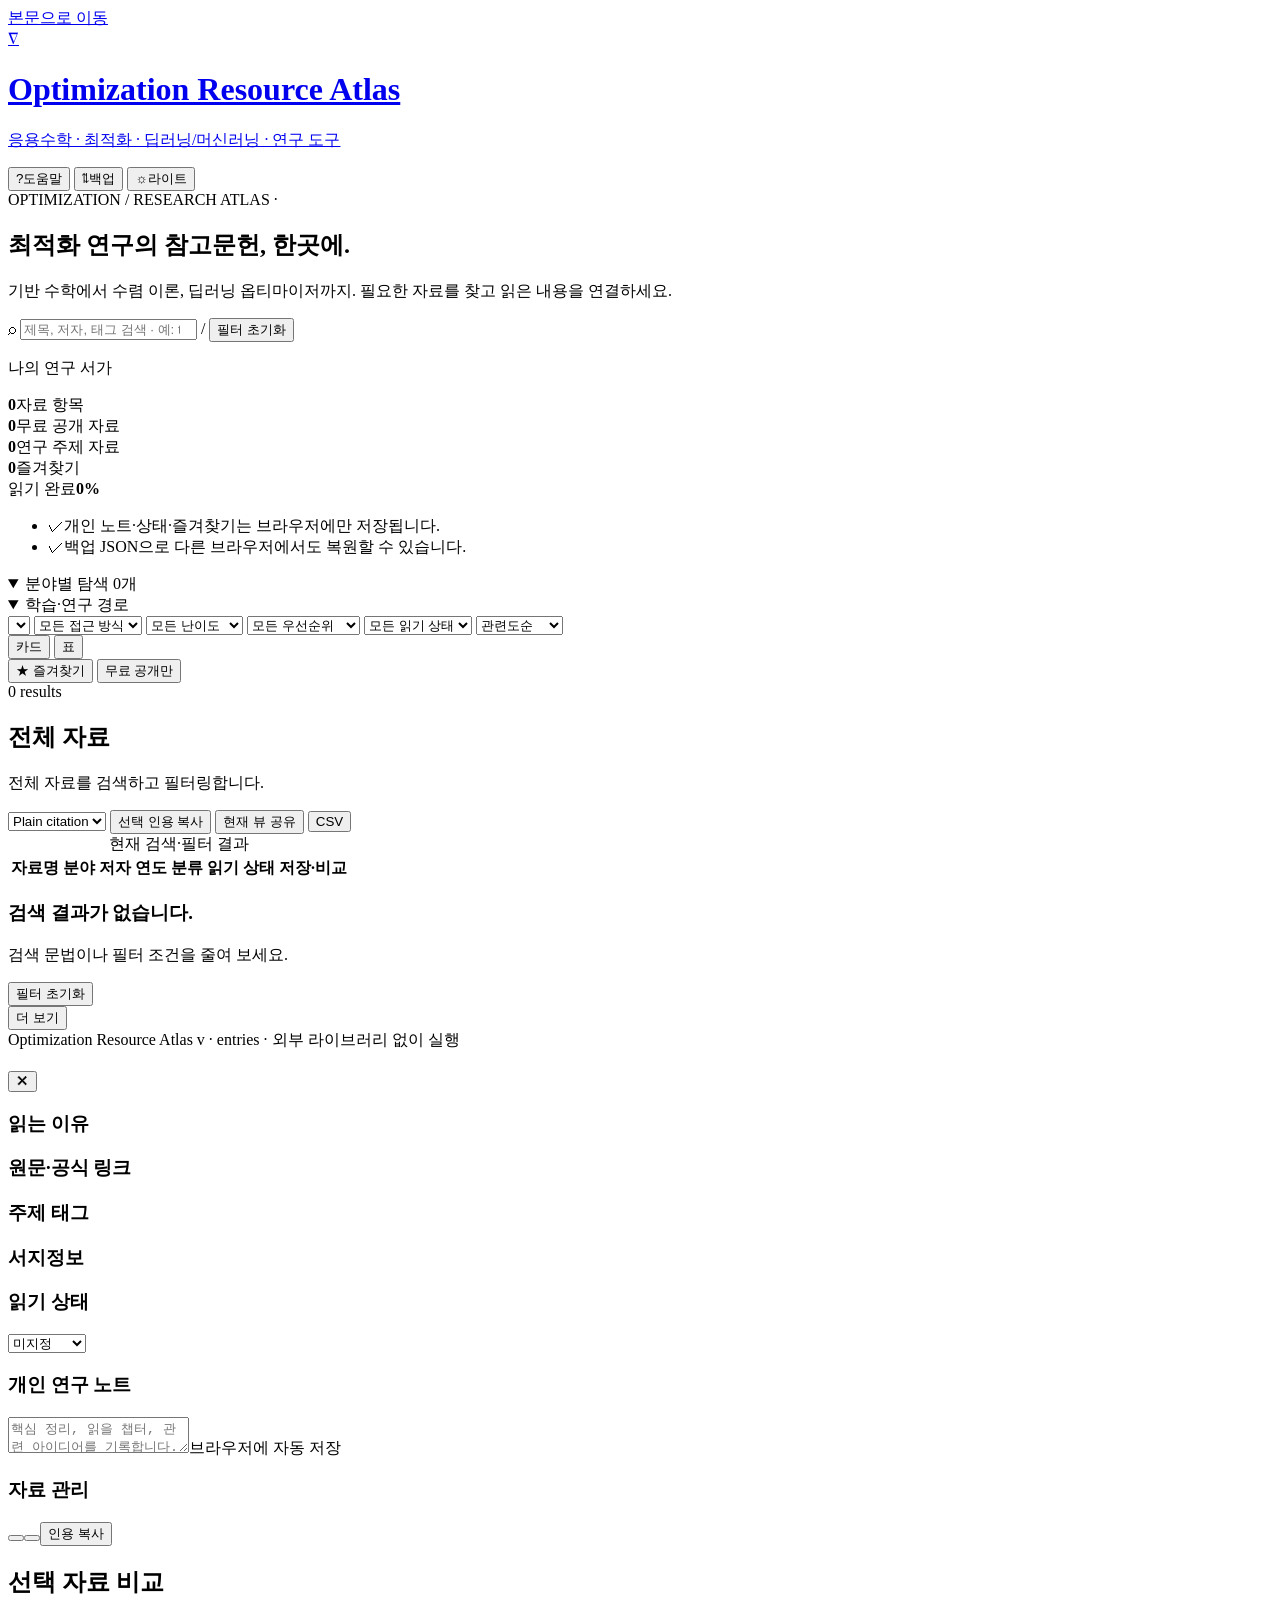
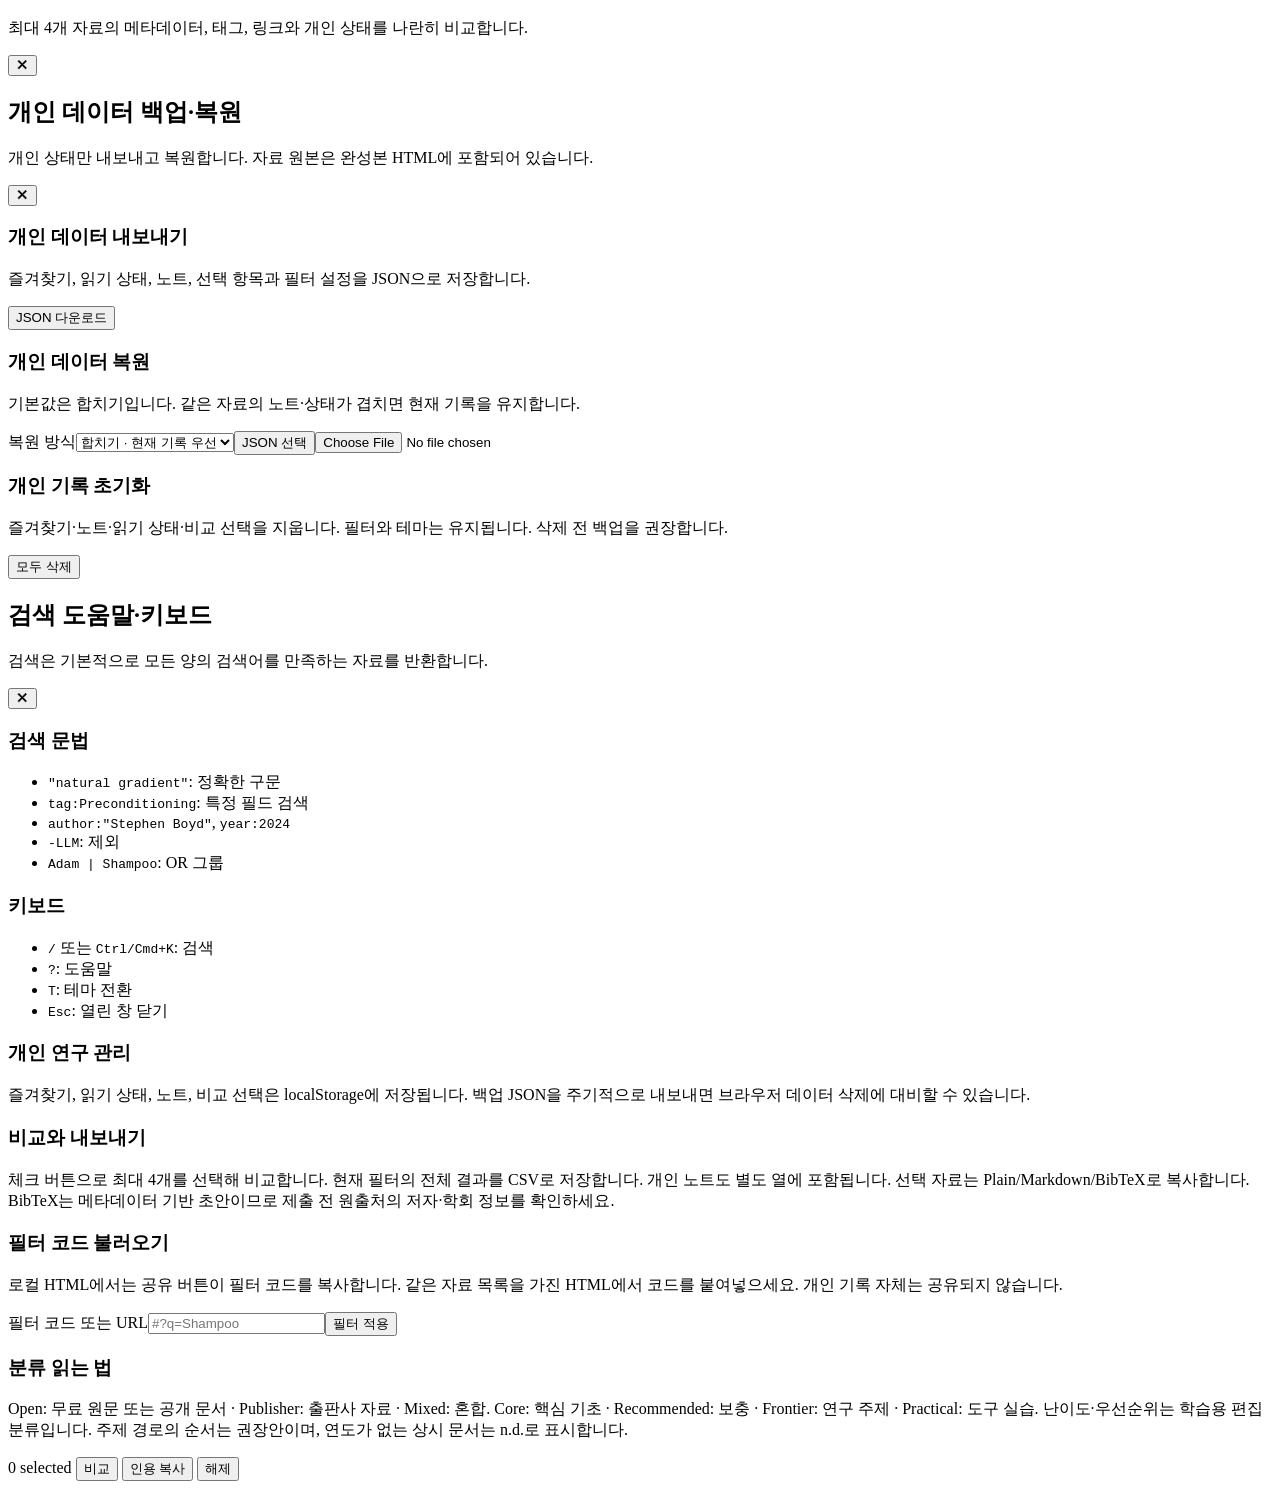
<file: src/index.template.html>
<!DOCTYPE html>
<html lang="ko">
<head>
  <meta charset="UTF-8" />
  <meta name="viewport" content="width=device-width, initial-scale=1, viewport-fit=cover" />
  <meta name="description" content="응용수학, 수학적 최적화, 딥러닝·머신러닝 이론과 도구를 탐색하는 개인 연구 자료 아틀라스" />
  <meta name="theme-color" content="#07111f" />
  <meta name="color-scheme" content="dark light" />
  <meta name="referrer" content="strict-origin-when-cross-origin" />
  <title>Optimization &amp; Machine Learning Resource Atlas</title>
  <style>/*__STYLES__*/</style>
</head>
<body>
  <a class="skip-link" href="#main">본문으로 이동</a>
  <header class="topbar">
    <div class="shell topbar-inner">
      <a class="brand" href="#" id="brandHome" aria-label="Optimization Resource Atlas 홈">
        <div class="brand-mark" aria-hidden="true">∇</div>
        <div class="brand-copy">
          <h1>Optimization Resource Atlas</h1>
          <p>응용수학 · 최적화 · 딥러닝/머신러닝 · 연구 도구</p>
        </div>
      </a>
      <div class="top-actions">
        <button class="btn" type="button" data-open-modal="helpModal" aria-label="도움말"><span aria-hidden="true">?</span><span class="label">도움말</span></button>
        <button class="btn" type="button" data-open-modal="backupModal" aria-label="백업 및 복원"><span aria-hidden="true">⇅</span><span class="label">백업</span></button>
        <button class="btn" id="themeBtn" type="button" aria-label="테마 전환"><span id="themeIcon" aria-hidden="true">☼</span><span class="label" id="themeLabel">라이트</span></button>
      </div>
    </div>
  </header>

  <main id="main" class="shell" tabindex="-1">
    <noscript><p class="notice">자료 검색에는 JavaScript가 필요합니다. 압축 파일의 data/resources.json에서 전체 목록을 볼 수 있습니다.</p></noscript>
    <p id="storageWarning" class="notice" role="status" hidden>브라우저 저장 공간을 사용할 수 없습니다. 이번 세션의 기록은 유지되지만, 창을 닫기 전에 백업 → JSON 다운로드로 보관하세요.</p>
    <section class="hero" aria-labelledby="heroTitle">
      <div class="hero-grid">
        <div class="hero-card">
          <div class="hero-content">
            <div class="eyebrow">OPTIMIZATION / RESEARCH ATLAS · <span id="lastUpdated"></span></div>
            <h2 id="heroTitle">최적화 연구의 참고문헌, 한곳에.</h2>
            <p class="hero-copy">기반 수학에서 수렴 이론, 딥러닝 옵티마이저까지. 필요한 자료를 찾고 읽은 내용을 연결하세요.</p>
            <div class="search-row">
              <label class="searchbox" for="globalSearch">
                <span class="search-icon" aria-hidden="true">⌕</span>
                <input aria-label="제목, 저자, 태그 또는 설명 검색" id="globalSearch" type="search" placeholder='제목, 저자, 태그 검색 · 예: tag:Preconditioning -LLM' autocomplete="off" spellcheck="false" />
                <span class="search-shortcut"><span class="kbd">/</span></span>
              </label>
              <button class="btn primary" id="resetBtn" type="button">필터 초기화</button>
            </div>
            <div class="path-shortcuts" id="heroPaths" aria-label="추천 학습 경로"></div>
          </div>
        </div>

        <div class="stats-card" aria-label="자료 및 학습 통계">
          <p class="section-kicker">나의 연구 서가</p>
          <div class="metric-grid">
            <div class="metric"><strong id="statTotal">0</strong><span>자료 항목</span></div>
            <div class="metric"><strong id="statOpen">0</strong><span>무료 공개 자료</span></div>
            <div class="metric"><strong id="statFrontier">0</strong><span>연구 주제 자료</span></div>
            <div class="metric"><strong id="statFav">0</strong><span>즐겨찾기</span></div>
          </div>
          <div class="progress-block">
            <div class="progress-head"><span>읽기 완료</span><strong id="progressText">0%</strong></div>
            <div class="progress-track" aria-hidden="true"><div class="progress-fill" id="progressFill"></div></div>
          </div>
          <ul class="health-list">
            <li><span class="health-dot">✓</span><span>개인 노트·상태·즐겨찾기는 브라우저에만 저장됩니다.</span></li>
            <li><span class="health-dot">✓</span><span>백업 JSON으로 다른 브라우저에서도 복원할 수 있습니다.</span></li>
          </ul>
        </div>
      </div>
    </section>

    <section class="app-layout">
      <aside class="navigation" aria-label="자료 탐색">
        <details class="panel-card nav-disclosure" open aria-labelledby="categoryTitle">
          <summary id="categoryTitle">분야별 탐색 <span class="mini-pill" id="visibleMini">0개</span></summary>
          <nav class="nav-list" id="categoryNav" aria-label="카테고리"></nav>
        </details>
        <details class="panel-card nav-disclosure" open aria-labelledby="pathTitle">
          <summary id="pathTitle">학습·연구 경로</summary>
          <div class="path-list" id="pathList"></div>
        </details>
      </aside>

      <section class="content" aria-labelledby="contentTitle">
        <div class="sticky-filters">
          <section class="filter-card" aria-label="자료 필터">
            <div class="filter-row">
              <select class="control" id="categorySelect" aria-label="카테고리"></select>
              <select class="control" id="accessSelect" aria-label="접근 방식">
                <option value="all">모든 접근 방식</option><option value="Open">Open/free</option><option value="Publisher">Publisher</option><option value="Mixed">Mixed</option>
              </select>
              <select class="control" id="levelSelect" aria-label="난이도">
                <option value="all">모든 난이도</option><option value="Intro">Intro</option><option value="Intermediate">Intermediate</option><option value="Advanced">Advanced</option><option value="Research">Research</option>
              </select>
              <select class="control" id="prioritySelect" aria-label="우선순위">
                <option value="all">모든 우선순위</option><option value="Core">Core</option><option value="Recommended">Recommended</option><option value="Frontier">Frontier</option><option value="Practical">Practical</option>
              </select>
              <select class="control" id="statusFilter" aria-label="읽기 상태">
                <option value="all">모든 읽기 상태</option><option value="planned">읽을 예정</option><option value="reading">읽는 중</option><option value="done">완료</option><option value="none">미지정</option>
              </select>
              <select class="control" id="sortSelect" aria-label="정렬">
                <option value="relevance">관련도순</option><option value="year_desc">최신순</option><option value="year_asc">오래된순</option><option value="title">제목순</option><option value="category">카테고리순</option><option value="priority">우선순위순</option>
              </select>
              <div class="segmented" role="group" aria-label="보기 방식">
                <button class="seg-btn active" id="cardViewBtn" type="button" data-view="cards" aria-pressed="true">카드</button>
                <button class="seg-btn" id="tableViewBtn" type="button" data-view="table" aria-pressed="false">표</button>
              </div>
              <button class="chip" id="favOnlyBtn" type="button" data-toggle="favOnly" aria-pressed="false">★ 즐겨찾기</button>
              <button class="chip" id="openOnlyBtn" type="button" data-toggle="openOnly" aria-pressed="false">무료 공개만</button>
            </div>
            <div class="tag-panel">
              <div class="tag-cloud" id="tagCloud" aria-label="태그 필터"></div>
            </div>
            <div class="filter-summary">
              <div class="active-filters" id="activeFilters"></div>
              <div id="resultCount" role="status" aria-live="polite" aria-atomic="true">0 results</div>
            </div>
          </section>
        </div>

        <div class="result-toolbar">
          <div class="result-title">
            <h2 id="contentTitle" tabindex="-1">전체 자료</h2>
            <p id="contentDesc">전체 자료를 검색하고 필터링합니다.</p>
          </div>
          <div class="toolbar-actions">
            <select class="control citation-format" id="citationFormat" aria-label="인용 형식"><option value="plain">Plain citation</option><option value="markdown">Markdown</option><option value="bibtex">BibTeX</option></select>
            <button class="ghost-btn" id="copySelectedBtn" type="button">선택 인용 복사</button>
            <button class="ghost-btn" id="shareViewBtn" type="button">현재 뷰 공유</button>
            <button class="ghost-btn" id="exportCsvBtn" type="button">CSV</button>
          </div>
        </div>

        <section id="pathGuide" class="path-guide" aria-label="권장 학습 순서" hidden></section>
        <div id="resourceGrid" class="resource-grid"></div>
        <div id="tableWrap" class="table-wrap">
          <table><caption class="sr-only">현재 검색·필터 결과</caption>
            <thead><tr><th scope="col">자료명</th><th scope="col">분야</th><th scope="col">저자</th><th scope="col">연도</th><th scope="col">분류</th><th scope="col">읽기 상태</th><th scope="col">저장·비교</th></tr></thead>
            <tbody id="resourceTable"></tbody>
          </table>
        </div>
        <div id="emptyState" class="empty-state">
          <h3>검색 결과가 없습니다.</h3>
          <p>검색 문법이나 필터 조건을 줄여 보세요.</p>
          <button class="btn primary" type="button" data-action="reset">필터 초기화</button>
        </div>
        <div id="loadMoreWrap" class="load-more-wrap"><button class="btn" id="loadMoreBtn" type="button">더 보기</button></div>
      </section>
    </section>
  </main>

  <footer class="shell">Optimization Resource Atlas v<span id="appVersion"></span> · <span id="footerCount"></span> entries · 외부 라이브러리 없이 실행</footer>

  <div class="backdrop" id="detailModal" aria-hidden="true">
    <article class="dialog" role="dialog" aria-modal="true" aria-labelledby="detailTitle">
      <header class="dialog-head">
        <div><h2 id="detailTitle"></h2><p id="detailSub"></p></div>
        <button class="icon-btn" type="button" data-close-modal aria-label="상세정보 닫기">✕</button>
      </header>
      <div class="dialog-body drawer-grid">
        <div class="stack">
          <section class="detail-box"><h3>읽는 이유</h3><p id="detailNotes"></p></section>
          <section class="detail-box"><h3>원문·공식 링크</h3><div class="link-row" id="detailLinks"></div></section>
          <section class="detail-box"><h3>주제 태그</h3><div class="card-tags" id="detailTags"></div></section>
        </div>
        <div class="stack">
          <section class="detail-box"><h3>서지정보</h3><p id="detailMeta"></p><p id="detailVerification" class="verification"></p></section>
          <section class="detail-box"><h3><label for="detailStatus">읽기 상태</label></h3><select class="control" id="detailStatus"><option value="">미지정</option><option value="planned">읽을 예정</option><option value="reading">읽는 중</option><option value="done">완료</option></select></section>
          <section class="detail-box"><h3><label for="personalNotes">개인 연구 노트</label></h3><textarea class="notes-area" id="personalNotes" placeholder="핵심 정리, 읽을 챕터, 관련 아이디어를 기록합니다."></textarea><span class="save-state" id="noteSaveState">브라우저에 자동 저장</span></section>
          <section class="detail-box"><h3>자료 관리</h3><div class="link-row"><button class="ghost-btn" id="detailFavBtn" type="button"></button><button class="ghost-btn" id="detailSelectBtn" type="button"></button><button class="ghost-btn" id="detailCopyBtn" type="button">인용 복사</button></div></section>
        </div>
      </div>
    </article>
  </div>

  <div class="backdrop" id="compareModal" aria-hidden="true">
    <article class="dialog wide" role="dialog" aria-modal="true" aria-labelledby="compareTitle">
      <header class="dialog-head">
        <div><h2 id="compareTitle">선택 자료 비교</h2><p>최대 4개 자료의 메타데이터, 태그, 링크와 개인 상태를 나란히 비교합니다.</p></div>
        <button class="icon-btn" type="button" data-close-modal aria-label="비교 닫기">✕</button>
      </header>
      <div class="dialog-body compare-scroll"><table class="compare-table" id="compareTable" aria-label="선택한 자료 비교"></table></div>
    </article>
  </div>

  <div class="backdrop" id="backupModal" aria-hidden="true">
    <article class="dialog" role="dialog" aria-modal="true" aria-labelledby="backupTitle">
      <header class="dialog-head">
        <div><h2 id="backupTitle">개인 데이터 백업·복원</h2><p>개인 상태만 내보내고 복원합니다. 자료 원본은 완성본 HTML에 포함되어 있습니다.</p></div>
        <button class="icon-btn" type="button" data-close-modal aria-label="백업 창 닫기">✕</button>
      </header>
      <div class="dialog-body backup-grid">
        <section class="backup-card"><h3>개인 데이터 내보내기</h3><p>즐겨찾기, 읽기 상태, 노트, 선택 항목과 필터 설정을 JSON으로 저장합니다.</p><button class="btn primary" id="exportBackupBtn" type="button">JSON 다운로드</button></section>
        <section class="backup-card"><h3>개인 데이터 복원</h3><p>기본값은 합치기입니다. 같은 자료의 노트·상태가 겹치면 현재 기록을 유지합니다.</p><label for="restoreMode">복원 방식</label><select class="control" id="restoreMode"><option value="merge">합치기 · 현재 기록 우선</option><option value="replace">백업으로 교체</option></select><button class="btn" id="importBackupBtn" type="button">JSON 선택</button><input class="sr-only" id="importFile" type="file" accept="application/json,.json" /></section>
        <section class="backup-card"><h3>개인 기록 초기화</h3><p>즐겨찾기·노트·읽기 상태·비교 선택을 지웁니다. 필터와 테마는 유지됩니다. 삭제 전 백업을 권장합니다.</p><button class="btn danger" id="clearPersonalBtn" type="button">모두 삭제</button></section>
      </div>
    </article>
  </div>

  <div class="backdrop" id="helpModal" aria-hidden="true">
    <article class="dialog" role="dialog" aria-modal="true" aria-labelledby="helpTitle">
      <header class="dialog-head">
        <div><h2 id="helpTitle">검색 도움말·키보드</h2><p>검색은 기본적으로 모든 양의 검색어를 만족하는 자료를 반환합니다.</p></div>
        <button class="icon-btn" type="button" data-close-modal aria-label="도움말 닫기">✕</button>
      </header>
      <div class="dialog-body help-grid">
        <section class="detail-box"><h3>검색 문법</h3><ul><li><code class="inline">"natural gradient"</code>: 정확한 구문</li><li><code class="inline">tag:Preconditioning</code>: 특정 필드 검색</li><li><code class="inline">author:"Stephen Boyd"</code>, <code class="inline">year:2024</code></li><li><code class="inline">-LLM</code>: 제외</li><li><code class="inline">Adam | Shampoo</code>: OR 그룹</li></ul></section>
        <section class="detail-box"><h3>키보드</h3><ul><li><code class="inline">/</code> 또는 <code class="inline">Ctrl/Cmd+K</code>: 검색</li><li><code class="inline">?</code>: 도움말</li><li><code class="inline">T</code>: 테마 전환</li><li><code class="inline">Esc</code>: 열린 창 닫기</li></ul></section>
        <section class="detail-box"><h3>개인 연구 관리</h3><p>즐겨찾기, 읽기 상태, 노트, 비교 선택은 localStorage에 저장됩니다. 백업 JSON을 주기적으로 내보내면 브라우저 데이터 삭제에 대비할 수 있습니다.</p></section>
        <section class="detail-box"><h3>비교와 내보내기</h3><p>체크 버튼으로 최대 4개를 선택해 비교합니다. 현재 필터의 전체 결과를 CSV로 저장합니다. 개인 노트도 별도 열에 포함됩니다. 선택 자료는 Plain/Markdown/BibTeX로 복사합니다. BibTeX는 메타데이터 기반 초안이므로 제출 전 원출처의 저자·학회 정보를 확인하세요.</p></section>
        <section class="detail-box"><h3>필터 코드 불러오기</h3><p>로컬 HTML에서는 공유 버튼이 필터 코드를 복사합니다. 같은 자료 목록을 가진 HTML에서 코드를 붙여넣으세요. 개인 기록 자체는 공유되지 않습니다.</p><label class="sr-only" for="viewCode">필터 코드 또는 URL</label><input id="viewCode" class="control" placeholder="#?q=Shampoo" /><button class="btn" id="applyViewCodeBtn" type="button">필터 적용</button></section>
        <section class="detail-box"><h3>분류 읽는 법</h3><p>Open: 무료 원문 또는 공개 문서 · Publisher: 출판사 자료 · Mixed: 혼합. Core: 핵심 기초 · Recommended: 보충 · Frontier: 연구 주제 · Practical: 도구 실습. 난이도·우선순위는 학습용 편집 분류입니다. 주제 경로의 순서는 권장안이며, 연도가 없는 상시 문서는 n.d.로 표시합니다.</p></section>
      </div>
    </article>
  </div>

  <div class="compare-tray" id="compareTray" aria-live="polite">
    <span id="selectedCount">0 selected</span>
    <button class="btn primary small" id="compareBtn" type="button">비교</button>
    <button class="btn small" id="trayCopyBtn" type="button">인용 복사</button>
    <button class="btn small" id="clearSelectedBtn" type="button">해제</button>
  </div>
  <div class="toast" id="toast" role="status" aria-live="polite"></div>

  <script id="site-meta" type="application/json">__SITE_META__</script>
  <script id="resource-data" type="application/json">__RESOURCE_DATA__</script>
  <script>/*__APP__*/</script>
</body>
</html>
</file>
